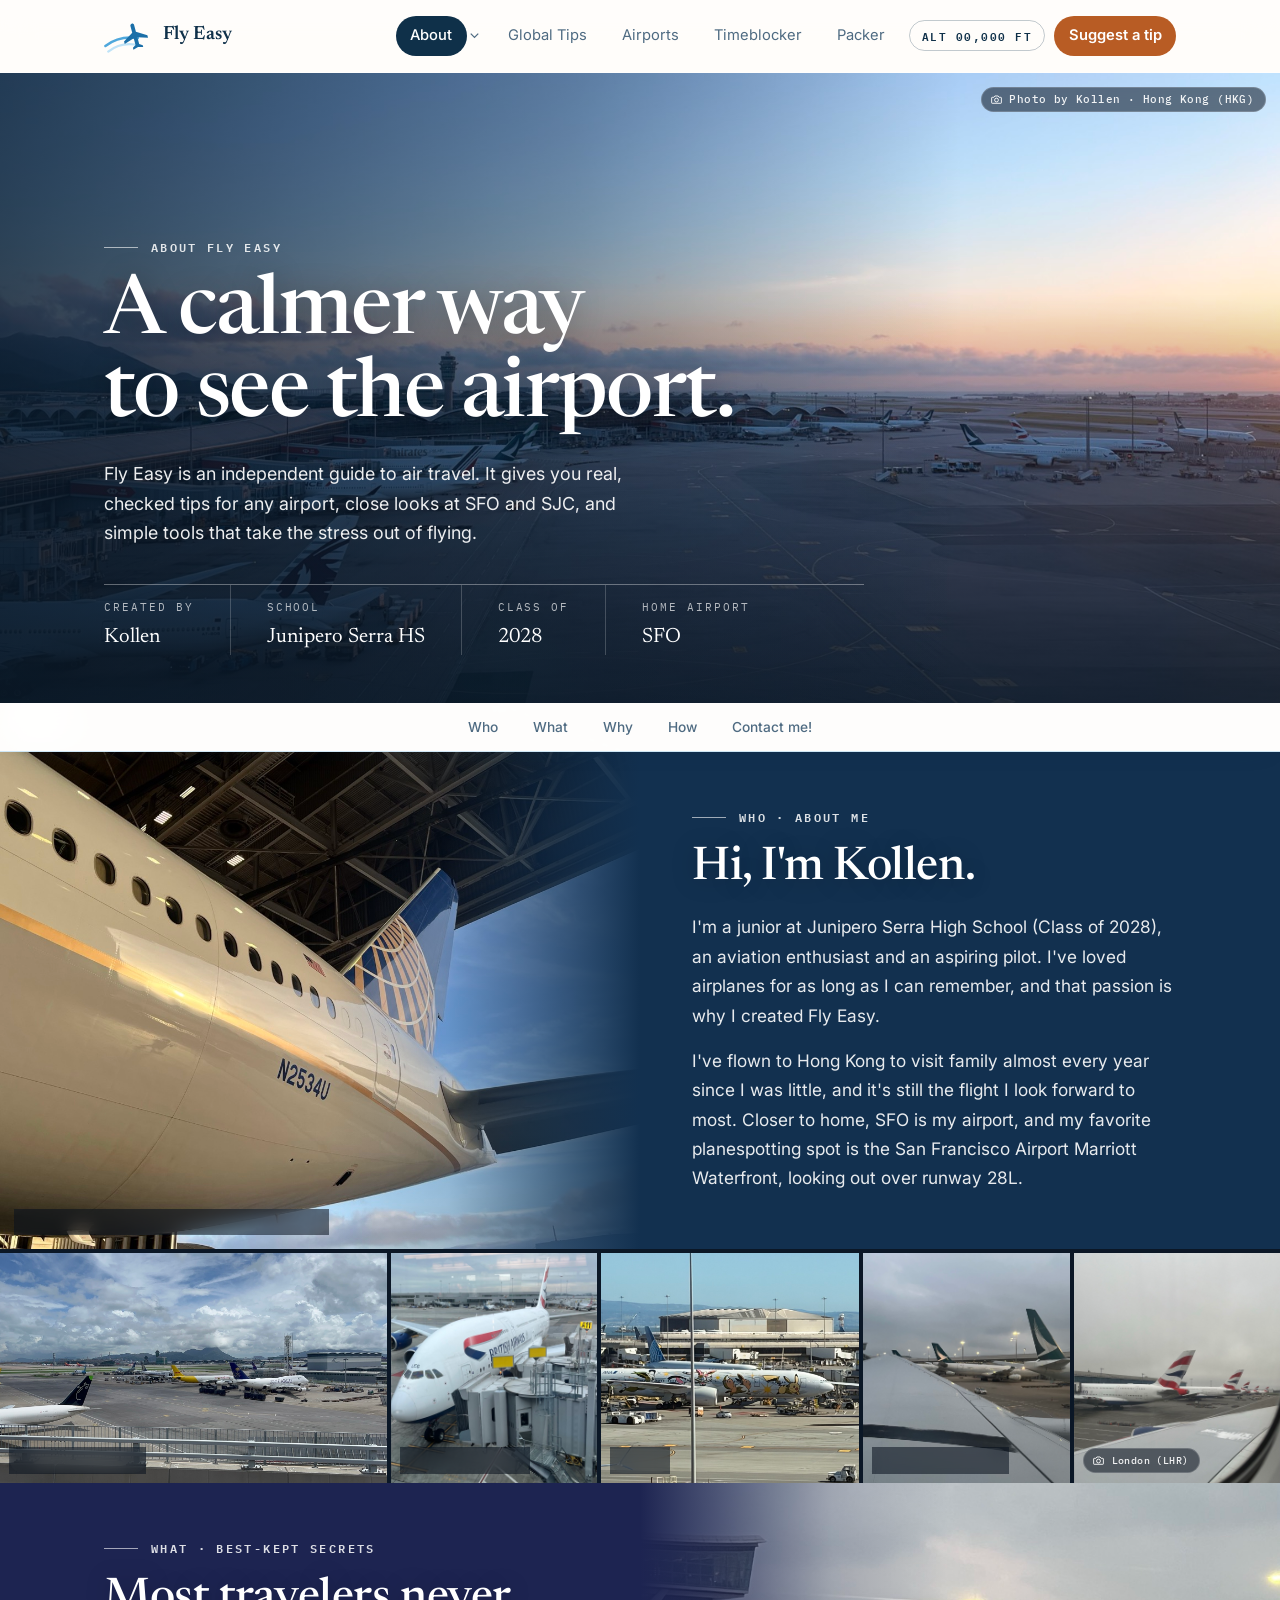
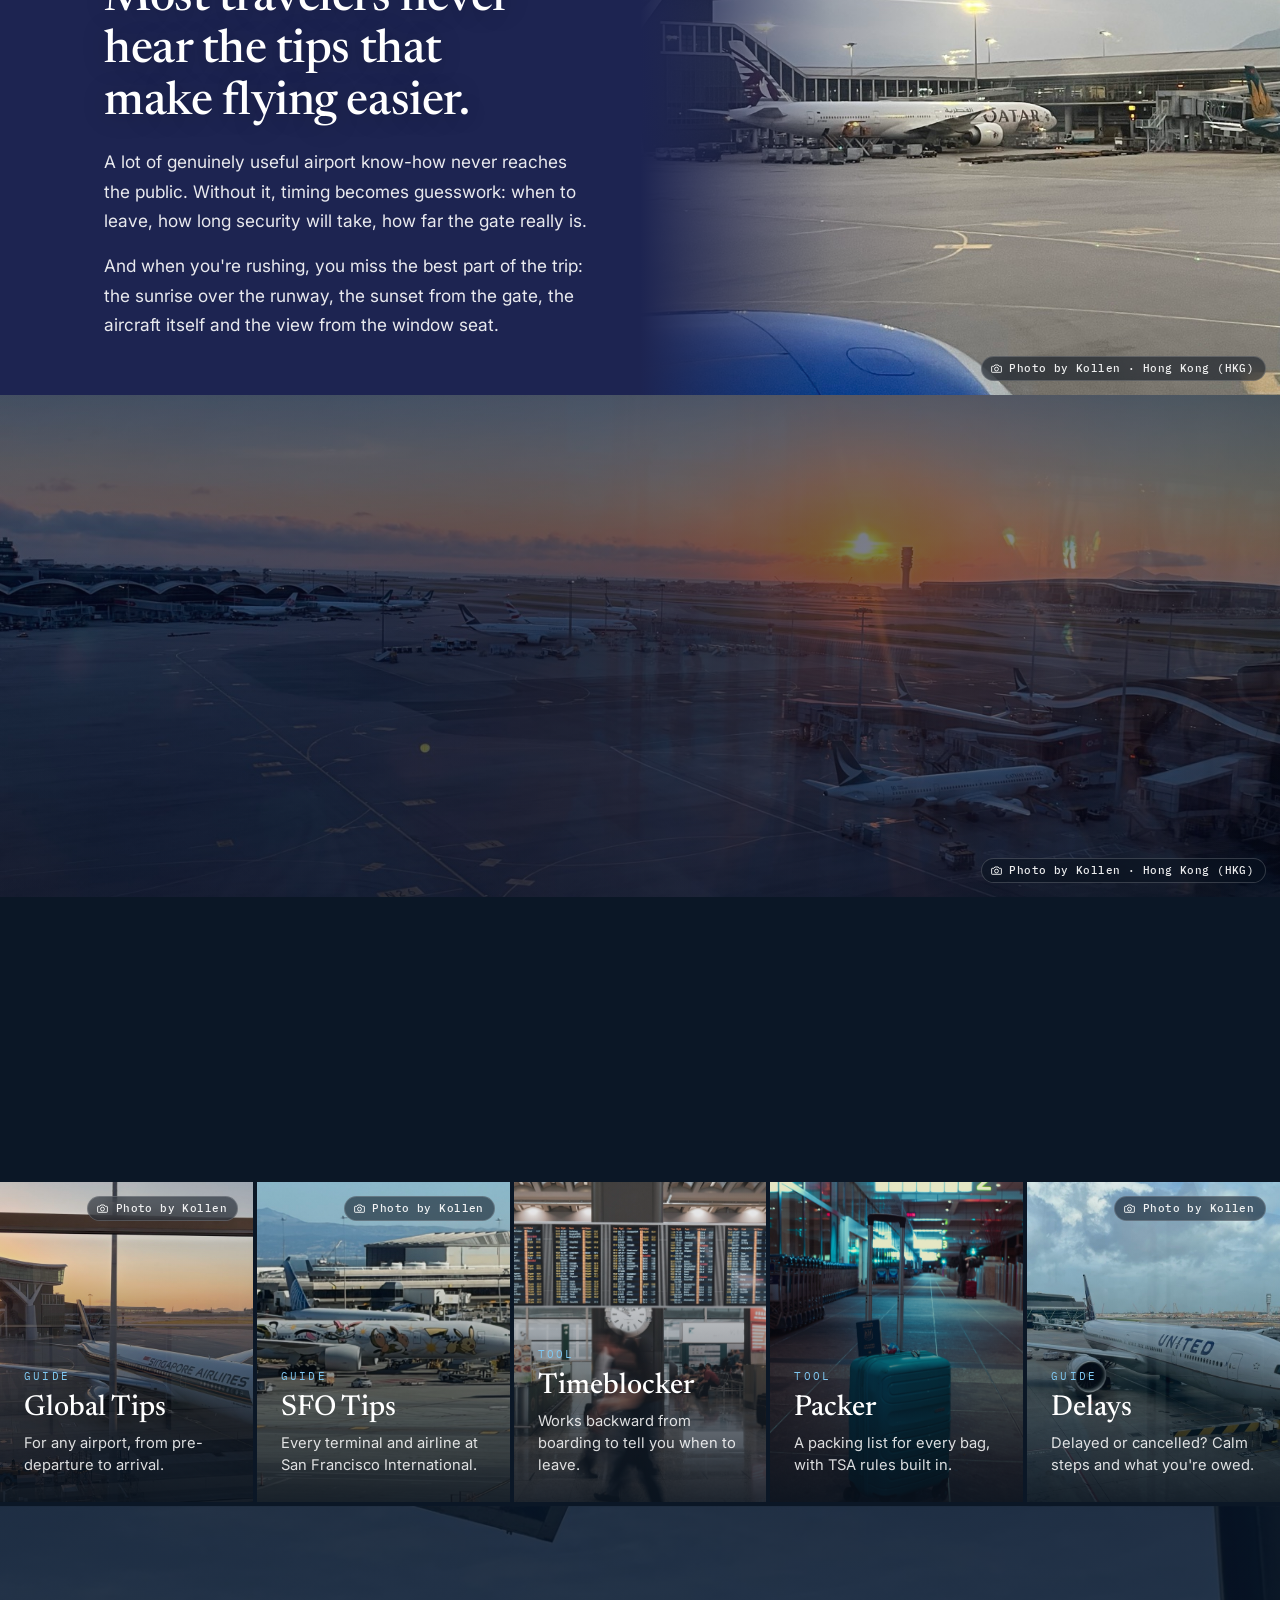
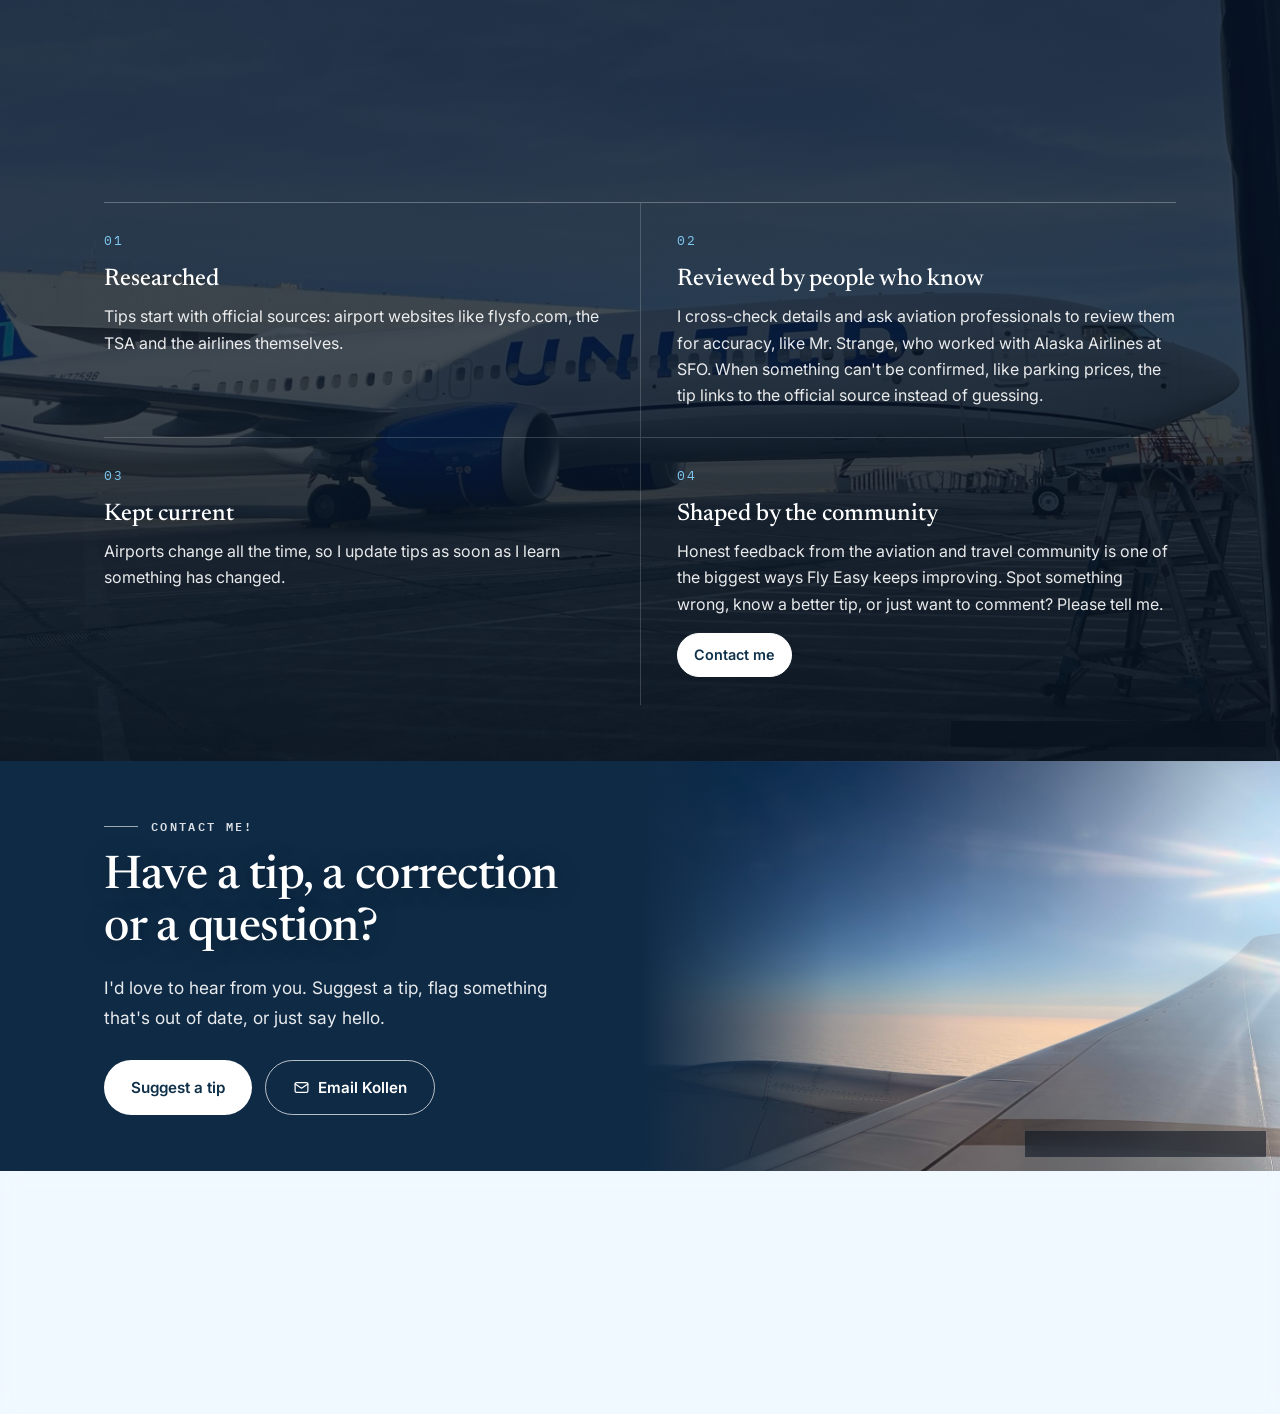
<file: index.html>
<!doctype html>
<html lang="en">
<head>
<meta charset="UTF-8">
<meta name="viewport" content="width=device-width, initial-scale=1.0, viewport-fit=cover">
<title>About Fly Easy — Who Created Fly Easy</title>
<meta name="description" content="About Fly Easy: an independent guide to air travel created by Kollen, a high school junior and aspiring pilot, with real, verified airport tips and tools.">
<link rel="icon" href="data:image/svg+xml,<svg xmlns=%22http://www.w3.org/2000/svg%22 viewBox=%22195 118 212 224%22><path d=%22M21,16V14L13,9V3.5C13,2.67,12.33,2,11.5,2C10.67,2,10,2.67,10,3.5V9L2,14V16L10,13.5V19L7.5,20.5V22L11.5,21L15.5,22V20.5L13,19V13.5L21,16Z%22 fill=%22%231B6FA8%22 transform=%22translate(300,230) rotate(-15) scale(9) translate(-11.5,-12)%22/></svg>">
<link rel="manifest" href="manifest.webmanifest">
<link rel="apple-touch-icon" href="images/app/apple-touch-icon.png">
<meta name="theme-color" content="#F0F9FF">
<meta name="mobile-web-app-capable" content="yes">
<meta name="apple-mobile-web-app-capable" content="yes">
<meta name="apple-mobile-web-app-title" content="Fly Easy">
<meta name="apple-mobile-web-app-status-bar-style" content="black-translucent">
<link rel="preconnect" href="https://fonts.googleapis.com">
<link rel="preconnect" href="https://fonts.gstatic.com" crossorigin>
<link href="https://fonts.googleapis.com/css2?family=Newsreader:ital,wght@0,500;0,600;1,500&family=Inter:wght@400;500;600;700&family=IBM+Plex+Mono:wght@500;600&display=swap" rel="stylesheet">
<link rel="stylesheet" href="styles.css?v=118">
<link rel="stylesheet" href="motion.css?v=2">
<script src="motion.js?v=6"></script>
</head>
<body class="page-about">

<a class="skip-link" href="#main">Skip to content</a>

<div class="page-transition" id="page-transition" aria-hidden="true">
  <div class="page-transition__veil"></div>
  <span class="page-transition__puff page-transition__puff--l"></span>
  <span class="page-transition__puff page-transition__puff--r"></span>
  <span class="page-transition__plane">
    <svg viewBox="0 0 24 24"><path d="M2 13l8-2 5-8 2 1-3 7 6-1 2 2-7 3-2 6-2-1 1-5-6 2z" fill="currentColor" stroke="none"/></svg>
  </span>
</div>

<header class="site-nav">
  <div class="site-nav__inner">
    <a class="site-nav__brand" href="index.html">
      <span class="site-nav__mark"><img src="images/flyeasy-mark.svg" alt="" width="48" height="34"></span>
      <span class="site-nav__word">Fly Easy</span>
    </a>
    <div class="site-nav__right">
      <nav class="site-nav__links" id="siteNavLinks" aria-label="Main navigation">
      <div class="site-nav__item site-nav__item--has-menu">
        <a href="index.html" aria-current="page">About</a>
        <button class="site-nav__caret" type="button" aria-expanded="false" aria-controls="aboutMenu" aria-label="Show About sections">
          <svg viewBox="0 0 24 24" fill="none" stroke="currentColor" stroke-width="2" aria-hidden="true"><path d="M6 9l6 6 6-6"/></svg>
        </button>
        <div class="site-nav__menu" id="aboutMenu" role="menu" aria-label="About sections">
          <a href="index.html#who" role="menuitem">Who I am</a>
          <a href="index.html#what" role="menuitem">What travelers miss</a>
          <a href="index.html#why" role="menuitem">Why Fly Easy</a>
          <a href="index.html#how" role="menuitem">How it works</a>
          <a href="index.html#contact" role="menuitem">Contact me!</a>
        </div>
      </div>
      <a href="global.html">Global Tips</a>
      <a href="airports.html">Airports</a>
      <a href="timeblocker.html">Timeblocker</a>
      <a href="packer.html">Packer</a>
      </nav>
      <a class="site-nav__cta" href="https://forms.gle/eSWeZWQoHny6DYSU7" target="_blank" rel="noopener">Suggest a tip</a>
      <button class="site-nav__toggle" id="siteNavToggle" type="button" aria-expanded="false" aria-controls="siteNavLinks" aria-label="Open menu">
        <svg viewBox="0 0 24 24" fill="none" stroke="currentColor" stroke-width="2" aria-hidden="true"><path d="M4 7h16M4 12h16M4 17h16"/></svg>
      </button>
    </div>
  </div>
</header>

<nav class="mobile-tabbar" aria-label="Primary">
  <a class="mobile-tabbar__item" href="index.html" aria-current="page"><span class="mobile-tabbar__mark" aria-hidden="true"></span>
    <span class="icon mobile-tabbar__icon"><svg viewBox="0 0 24 24"><circle cx="12" cy="8" r="4"/><path d="M4 21c0-4.4 3.6-7 8-7s8 2.6 8 7"/></svg></span>
    <span class="mobile-tabbar__label">About</span>
  </a>
  <a class="mobile-tabbar__item" href="global.html">
    <span class="icon mobile-tabbar__icon"><svg viewBox="0 0 24 24"><circle cx="12" cy="12" r="9"/><path d="M3 12h18M12 3c2.5 2.5 4 6 4 9s-1.5 6.5-4 9c-2.5-2.5-4-6-4-9s1.5-6.5 4-9z"/></svg></span>
    <span class="mobile-tabbar__label">Global</span>
  </a>
  <a class="mobile-tabbar__item" href="airports.html">
    <span class="icon mobile-tabbar__icon"><svg viewBox="0 0 24 24"><path d="M12 21s-7-6.2-7-11.5a7 7 0 0114 0C19 14.8 12 21 12 21z"/><circle cx="12" cy="9.5" r="2.5"/></svg></span>
    <span class="mobile-tabbar__label">Airports</span>
  </a>
  <a class="mobile-tabbar__item" href="timeblocker.html">
    <span class="icon mobile-tabbar__icon"><svg viewBox="0 0 24 24"><circle cx="12" cy="12" r="9"/><path d="M12 7v5l3.5 2"/></svg></span>
    <span class="mobile-tabbar__label">Timeblocker</span>
  </a>
  <a class="mobile-tabbar__item" href="packer.html">
    <span class="icon mobile-tabbar__icon"><svg viewBox="0 0 24 24"><rect x="4" y="5" width="16" height="16" rx="2.5"/><path d="M9 5V3h6v2M4 12h16"/></svg></span>
    <span class="mobile-tabbar__label">Packer</span>
  </a>
</nav>

<main id="main" class="about">

  <!-- 1. Opening: golden hour over the apron at Hong Kong (Kollen's photo) -->
  <section class="ab-hero" id="top" style="background-image: url('images/kollen/kollen-hkg-golden-hour-apron-3.jpg');">
    <div class="ab-hero__scrim" aria-hidden="true"></div>
    <div class="ab-hero__inner container">
      <p class="ab-kicker">About Fly Easy</p>
      <h1 class="ab-hero__title">A calmer way<br>to see the airport.</h1>
      <p class="ab-hero__lede">Fly Easy is an independent guide to air travel. It gives you real, checked tips for any airport, close looks at SFO and SJC, and simple tools that take the stress out of flying.</p>
      <dl class="ab-manifest">
        <div><dt>Created by</dt><dd>Kollen</dd></div>
        <div><dt>School</dt><dd>Junipero Serra HS</dd></div>
        <div><dt>Class of</dt><dd>2028</dd></div>
        <div><dt>Home airport</dt><dd>SFO</dd></div>
      </dl>
    </div>
    <span class="photo-credit photo-credit--top"><svg viewBox="0 0 24 24" aria-hidden="true"><path d="M4 8h3l2-2.5h6L17 8h3a1 1 0 011 1v9a1 1 0 01-1 1H4a1 1 0 01-1-1V9a1 1 0 011-1z"/><circle cx="12" cy="13" r="3.5"/></svg>Photo by Kollen · Hong Kong (HKG)</span>
  </section>

  <!-- Pinned section bar: always one tap from any section -->
  <nav class="ab-sectionbar" aria-label="About sections">
    <div class="ab-sectionbar__track">
      <a href="#who">Who</a>
      <a href="#what">What</a>
      <a href="#why">Why</a>
      <a href="#how">How</a>
      <a href="#contact">Contact me!</a>
    </div>
  </nav>

  <!-- 1. Who: about Kollen, plus a strip of his photos -->
  <section class="ab-who" id="who">
    <div class="ab-split ab-split--reverse">
      <!-- Future portrait: swap this background for a photo of Kollen -->
      <div class="ab-split__photo" style="background-image: url('images/kollen/kollen-sfo-hangar-united-777-tail.jpg'); background-position: 40% center;" role="img" aria-label="The tail of a United 777 under a maintenance hangar roof">
        <span class="photo-credit"><svg viewBox="0 0 24 24" aria-hidden="true"><path d="M4 8h3l2-2.5h6L17 8h3a1 1 0 011 1v9a1 1 0 01-1 1H4a1 1 0 01-1-1V9a1 1 0 011-1z"/><circle cx="12" cy="13" r="3.5"/></svg>Photo by Kollen · SFO · United hangar</span>
      </div>
      <div class="ab-split__text">
        <div class="ab-split__inner about-reveal">
          <p class="ab-kicker">Who · About me</p>
          <h2 class="ab-title">Hi, I'm Kollen.</h2>
          <p class="ab-body">I'm a junior at Junipero Serra High School (Class of 2028), an aviation enthusiast and an aspiring pilot. I've loved airplanes for as long as I can remember, and that passion is why I created Fly Easy.</p>
          <p class="ab-body">I've flown to Hong Kong to visit family almost every year since I was little, and it's still the flight I look forward to most. Closer to home, SFO is my airport, and my favorite planespotting spot is the San Francisco Airport Marriott Waterfront, looking out over runway 28L.</p>
        </div>
      </div>
    </div>
    <div class="ab-strip" aria-label="Photos by Kollen">
      <figure class="ab-strip__tile ab-strip__tile--a" style="background-image: url('images/kollen/kollen-hkg-cargo-apron-747s-2.jpg'); background-position: center 62%;">
        <figcaption class="photo-credit photo-credit--tile"><svg viewBox="0 0 24 24" aria-hidden="true"><path d="M4 8h3l2-2.5h6L17 8h3a1 1 0 011 1v9a1 1 0 01-1 1H4a1 1 0 01-1-1V9a1 1 0 011-1z"/><circle cx="12" cy="13" r="3.5"/></svg>Hong Kong (HKG)</figcaption>
      </figure>
      <figure class="ab-strip__tile ab-strip__tile--b" style="background-image: url('images/kollen/kollen-sfo-british-airways-a380-gate-a11.jpg'); background-position: center 55%;">
        <figcaption class="photo-credit photo-credit--tile"><svg viewBox="0 0 24 24" aria-hidden="true"><path d="M4 8h3l2-2.5h6L17 8h3a1 1 0 011 1v9a1 1 0 01-1 1H4a1 1 0 01-1-1V9a1 1 0 011-1z"/><circle cx="12" cy="13" r="3.5"/></svg>SFO · Gate A11</figcaption>
      </figure>
      <figure class="ab-strip__tile ab-strip__tile--c" style="background-image: url('images/kollen/kollen-sfo-ana-pokemon-777-3.jpg');">
        <figcaption class="photo-credit photo-credit--tile"><svg viewBox="0 0 24 24" aria-hidden="true"><path d="M4 8h3l2-2.5h6L17 8h3a1 1 0 011 1v9a1 1 0 01-1 1H4a1 1 0 01-1-1V9a1 1 0 011-1z"/><circle cx="12" cy="13" r="3.5"/></svg>SFO</figcaption>
      </figure>
      <figure class="ab-strip__tile ab-strip__tile--d" style="background-image: url('images/kollen/kollen-hkg-cathay-tails-dusk-wing.jpg'); background-position: center 45%;">
        <figcaption class="photo-credit photo-credit--tile"><svg viewBox="0 0 24 24" aria-hidden="true"><path d="M4 8h3l2-2.5h6L17 8h3a1 1 0 011 1v9a1 1 0 01-1 1H4a1 1 0 01-1-1V9a1 1 0 011-1z"/><circle cx="12" cy="13" r="3.5"/></svg>Hong Kong (HKG)</figcaption>
      </figure>
      <figure class="ab-strip__tile ab-strip__tile--e" style="background-image: url('images/kollen/kollen-lhr-british-airways-a380-tails-window.jpg'); background-position: center 55%;">
        <figcaption class="photo-credit photo-credit--tile"><svg viewBox="0 0 24 24" aria-hidden="true"><path d="M4 8h3l2-2.5h6L17 8h3a1 1 0 011 1v9a1 1 0 01-1 1H4a1 1 0 01-1-1V9a1 1 0 011-1z"/><circle cx="12" cy="13" r="3.5"/></svg>London (LHR)</figcaption>
      </figure>
    </div>
  </section>

  <!-- 2. What: the problem -->
  <section class="ab-split" id="what">
    <div class="ab-split__text">
      <div class="ab-split__inner about-reveal">
        <p class="ab-kicker">What · Best-kept secrets</p>
        <h2 class="ab-title">Most travelers never hear the tips that make flying easier.</h2>
        <p class="ab-body">A lot of genuinely useful airport know-how never reaches the public. Without it, timing becomes guesswork: when to leave, how long security will take, how far the gate really is.</p>
        <p class="ab-body">And when you're rushing, you miss the best part of the trip: the sunrise over the runway, the sunset from the gate, the aircraft itself and the view from the window seat.</p>
      </div>
    </div>
    <div class="ab-split__photo" style="background-image: url('images/kollen/kollen-hkg-qatar-777-dusk-window.jpg'); background-position: center 58%;" role="img" aria-label="A Qatar Airways 777 at the gate at dusk, seen past a jet engine">
      <span class="photo-credit"><svg viewBox="0 0 24 24" aria-hidden="true"><path d="M4 8h3l2-2.5h6L17 8h3a1 1 0 011 1v9a1 1 0 01-1 1H4a1 1 0 01-1-1V9a1 1 0 011-1z"/><circle cx="12" cy="13" r="3.5"/></svg>Photo by Kollen · Hong Kong (HKG)</span>
    </div>
  </section>

  <!-- 3. Why: favorite quote over a Hong Kong sunset -->
  <section class="ab-statement" id="why" style="background-image: url('images/kollen/kollen-hkg-sunset-tower-4.jpg');">
    <div class="ab-statement__wash" aria-hidden="true"></div>
    <figure class="container ab-statement__inner about-reveal">
      <p class="ab-kicker">Why · My favorite quote</p>
      <blockquote class="ab-quote">&ldquo;When everything seems to be going against you, remember that the airplane takes off against the wind, not with it.&rdquo;</blockquote>
      <figcaption class="ab-quote__cite">Often credited to Henry Ford<span class="ab-quote__note">Its real author is unknown; the line grew out of an older saying about kites.</span></figcaption>
      <p class="ab-statement__note">I'm building Fly Easy to show the beauty of aviation that most people rush right past. Air travel should be a relaxing start to your vacation, not the most stressful part of it.</p>
    </figure>
    <span class="photo-credit"><svg viewBox="0 0 24 24" aria-hidden="true"><path d="M4 8h3l2-2.5h6L17 8h3a1 1 0 011 1v9a1 1 0 01-1 1H4a1 1 0 01-1-1V9a1 1 0 011-1z"/><circle cx="12" cy="13" r="3.5"/></svg>Photo by Kollen · Hong Kong (HKG)</span>
  </section>

  <!-- 4. How: the tools and tips, and how every tip is checked -->
  <section class="ab-how" id="how" aria-labelledby="ab-how-title">
    <div class="container ab-how__head about-reveal">
      <p class="ab-kicker">How · Tools &amp; tips</p>
      <h2 class="ab-title" id="ab-how-title">Three guides and two tools that do the planning for you.</h2>
    </div>
    <div class="ab-explore">
      <a class="ab-explore__panel" href="global.html" style="background-image: url('images/kollen/kollen-hkg-singapore-a350-sunset-window.jpg'); background-position: 70% center;">
        <span class="ab-explore__label">Guide</span>
        <strong>Global Tips</strong>
        <span class="ab-explore__desc">For any airport, from pre-departure to arrival.</span>
        <span class="photo-credit photo-credit--top"><svg viewBox="0 0 24 24" aria-hidden="true"><path d="M4 8h3l2-2.5h6L17 8h3a1 1 0 011 1v9a1 1 0 01-1 1H4a1 1 0 01-1-1V9a1 1 0 011-1z"/><circle cx="12" cy="13" r="3.5"/></svg>Photo by Kollen</span>
      </a>
      <a class="ab-explore__panel" href="sfo.html" style="background-image: url('images/kollen/kollen-sfo-ana-pokemon-777-2.jpg'); background-position: 62% center;">
        <span class="ab-explore__label">Guide</span>
        <strong>SFO Tips</strong>
        <span class="ab-explore__desc">Every terminal and airline at San Francisco International.</span>
        <span class="photo-credit photo-credit--top"><svg viewBox="0 0 24 24" aria-hidden="true"><path d="M4 8h3l2-2.5h6L17 8h3a1 1 0 011 1v9a1 1 0 01-1 1H4a1 1 0 01-1-1V9a1 1 0 011-1z"/><circle cx="12" cy="13" r="3.5"/></svg>Photo by Kollen</span>
      </a>
      <a class="ab-explore__panel" href="timeblocker.html" style="background-image: url('images/departure-board.jpg');">
        <span class="ab-explore__label">Tool</span>
        <strong>Timeblocker</strong>
        <span class="ab-explore__desc">Works backward from boarding to tell you when to leave.</span>
      </a>
      <a class="ab-explore__panel" href="packer.html" style="background-image: url('images/suitcase-teal-terminal.jpg');">
        <span class="ab-explore__label">Tool</span>
        <strong>Packer</strong>
        <span class="ab-explore__desc">A packing list for every bag, with TSA rules built in.</span>
      </a>
      <a class="ab-explore__panel" href="delays.html" style="background-image: url('images/kollen/kollen-hkg-united-777-at-gate-1.jpg');">
        <span class="ab-explore__label">Guide</span>
        <strong>Delays</strong>
        <span class="ab-explore__desc">Delayed or cancelled? Calm steps and what you're owed.</span>
        <span class="photo-credit photo-credit--top"><svg viewBox="0 0 24 24" aria-hidden="true"><path d="M4 8h3l2-2.5h6L17 8h3a1 1 0 011 1v9a1 1 0 01-1 1H4a1 1 0 01-1-1V9a1 1 0 011-1z"/><circle cx="12" cy="13" r="3.5"/></svg>Photo by Kollen</span>
      </a>
    </div>
    <div class="ab-panel" style="background-image: url('images/kollen/kollen-sfo-hangar-united-737max.jpg');">
      <div class="ab-panel__scrim ab-panel__scrim--full" aria-hidden="true"></div>
      <div class="container ab-panel__inner">
        <div class="about-reveal">
          <p class="ab-kicker">How the tips are made</p>
          <h3 class="ab-title ab-title--sm">Every tip is checked, to the best of my ability.</h3>
          <p class="ab-body ab-steps__intro">I work hard to keep every tip accurate, but airports are always changing: gates move, rules get updated and new spots open, so a tip can become outdated. Always confirm the specifics before you fly.</p>
        </div>
        <ol class="ab-steps ab-steps--four">
          <li class="about-reveal">
            <span class="ab-steps__num">01</span>
            <h3>Researched</h3>
            <p>Tips start with official sources: airport websites like flysfo.com, the TSA and the airlines themselves.</p>
          </li>
          <li class="about-reveal">
            <span class="ab-steps__num">02</span>
            <h3>Reviewed by people who know</h3>
            <p>I cross-check details and ask aviation professionals to review them for accuracy, like Mr. Strange, who worked with Alaska Airlines at SFO. When something can't be confirmed, like parking prices, the tip links to the official source instead of guessing.</p>
          </li>
          <li class="about-reveal">
            <span class="ab-steps__num">03</span>
            <h3>Kept current</h3>
            <p>Airports change all the time, so I update tips as soon as I learn something has changed.</p>
          </li>
          <li class="about-reveal">
            <span class="ab-steps__num">04</span>
            <h3>Shaped by the community</h3>
            <p>Honest feedback from the aviation and travel community is one of the biggest ways Fly Easy keeps improving. Spot something wrong, know a better tip, or just want to comment? Please tell me.</p>
            <p class="ab-steps__links">
              <a href="#contact">Contact me</a>
            </p>
          </li>
        </ol>
      </div>
      <span class="photo-credit"><svg viewBox="0 0 24 24" aria-hidden="true"><path d="M4 8h3l2-2.5h6L17 8h3a1 1 0 011 1v9a1 1 0 01-1 1H4a1 1 0 01-1-1V9a1 1 0 011-1z"/><circle cx="12" cy="13" r="3.5"/></svg>Photo by Kollen · SFO · United hangar</span>
    </div>
  </section>

  <!-- 5. Contact -->
  <section class="ab-split" id="contact">
    <div class="ab-split__text">
      <div class="ab-split__inner about-reveal">
        <p class="ab-kicker">Contact me!</p>
        <h2 class="ab-title">Have a tip, a correction or a question?</h2>
        <p class="ab-body">I'd love to hear from you. Suggest a tip, flag something that's out of date, or just say hello.</p>
        <div class="ab-actions">
          <a class="btn ab-btn ab-btn--solid" href="https://forms.gle/eSWeZWQoHny6DYSU7" target="_blank" rel="noopener">Suggest a tip</a>
          <a class="btn ab-btn ab-btn--outline" id="aboutEmailBtn" href="#contact">
            <span class="icon"><svg viewBox="0 0 24 24"><rect x="3" y="5" width="18" height="14" rx="2"/><path d="M3 7l9 6 9-6"/></svg></span>
            Email Kollen
          </a>
        </div>
      </div>
    </div>
    <div class="ab-split__photo" style="background-image: url('images/kollen/kollen-inflight-wing-sunrise-1.jpg'); background-position: 65% center;" role="img" aria-label="An airliner wing above the clouds at sunrise">
      <span class="photo-credit"><svg viewBox="0 0 24 24" aria-hidden="true"><path d="M4 8h3l2-2.5h6L17 8h3a1 1 0 011 1v9a1 1 0 01-1 1H4a1 1 0 01-1-1V9a1 1 0 011-1z"/><circle cx="12" cy="13" r="3.5"/></svg>Photo by Kollen · In flight</span>
    </div>
  </section>

</main>

<footer class="site-footer">
  <div class="container site-footer__inner">
    <p class="site-footer__brand"><img src="images/flyeasy-mark.svg" alt="" width="37" height="26">Fly Easy</p>
    <nav class="site-footer__links" aria-label="Footer navigation">
      <a href="index.html">About</a>
      <a href="global.html">Global Tips</a>
      <a href="airports.html">Airports</a>
      <a href="timeblocker.html">Timeblocker</a>
      <a href="packer.html">Packer</a>
      <a href="delays.html">Delays</a>
      <a href="https://forms.gle/eSWeZWQoHny6DYSU7" target="_blank" rel="noopener">Suggest a tip</a>
    </nav>
    <p class="site-footer__note">An independent guide, not affiliated with any airport or airline. Details can change — always confirm specifics before you fly.</p>
    <p class="site-footer__credit">Photography by Kollen, with a few from Unsplash &amp; Pexels.</p>
  </div>
</footer>

<div class="survey-toast" id="surveyToast" hidden>
  <button class="survey-toast__close" type="button" aria-label="Dismiss">
    <svg viewBox="0 0 24 24" fill="none" stroke="currentColor" stroke-width="2" aria-hidden="true"><path d="M6 6l12 12M18 6L6 18"/></svg>
  </button>
  <p class="survey-toast__title">Got a sec?</p>
  <p class="survey-toast__text">Help shape Fly Easy — a quick survey on what's working and what's missing.</p>
  <a class="survey-toast__cta" id="surveyToastCta" href="https://forms.gle/eSWeZWQoHny6DYSU7" target="_blank" rel="noopener">Take the survey</a>
</div>

<script src="script.js?v=122"></script>
</body>
</html>
</file>
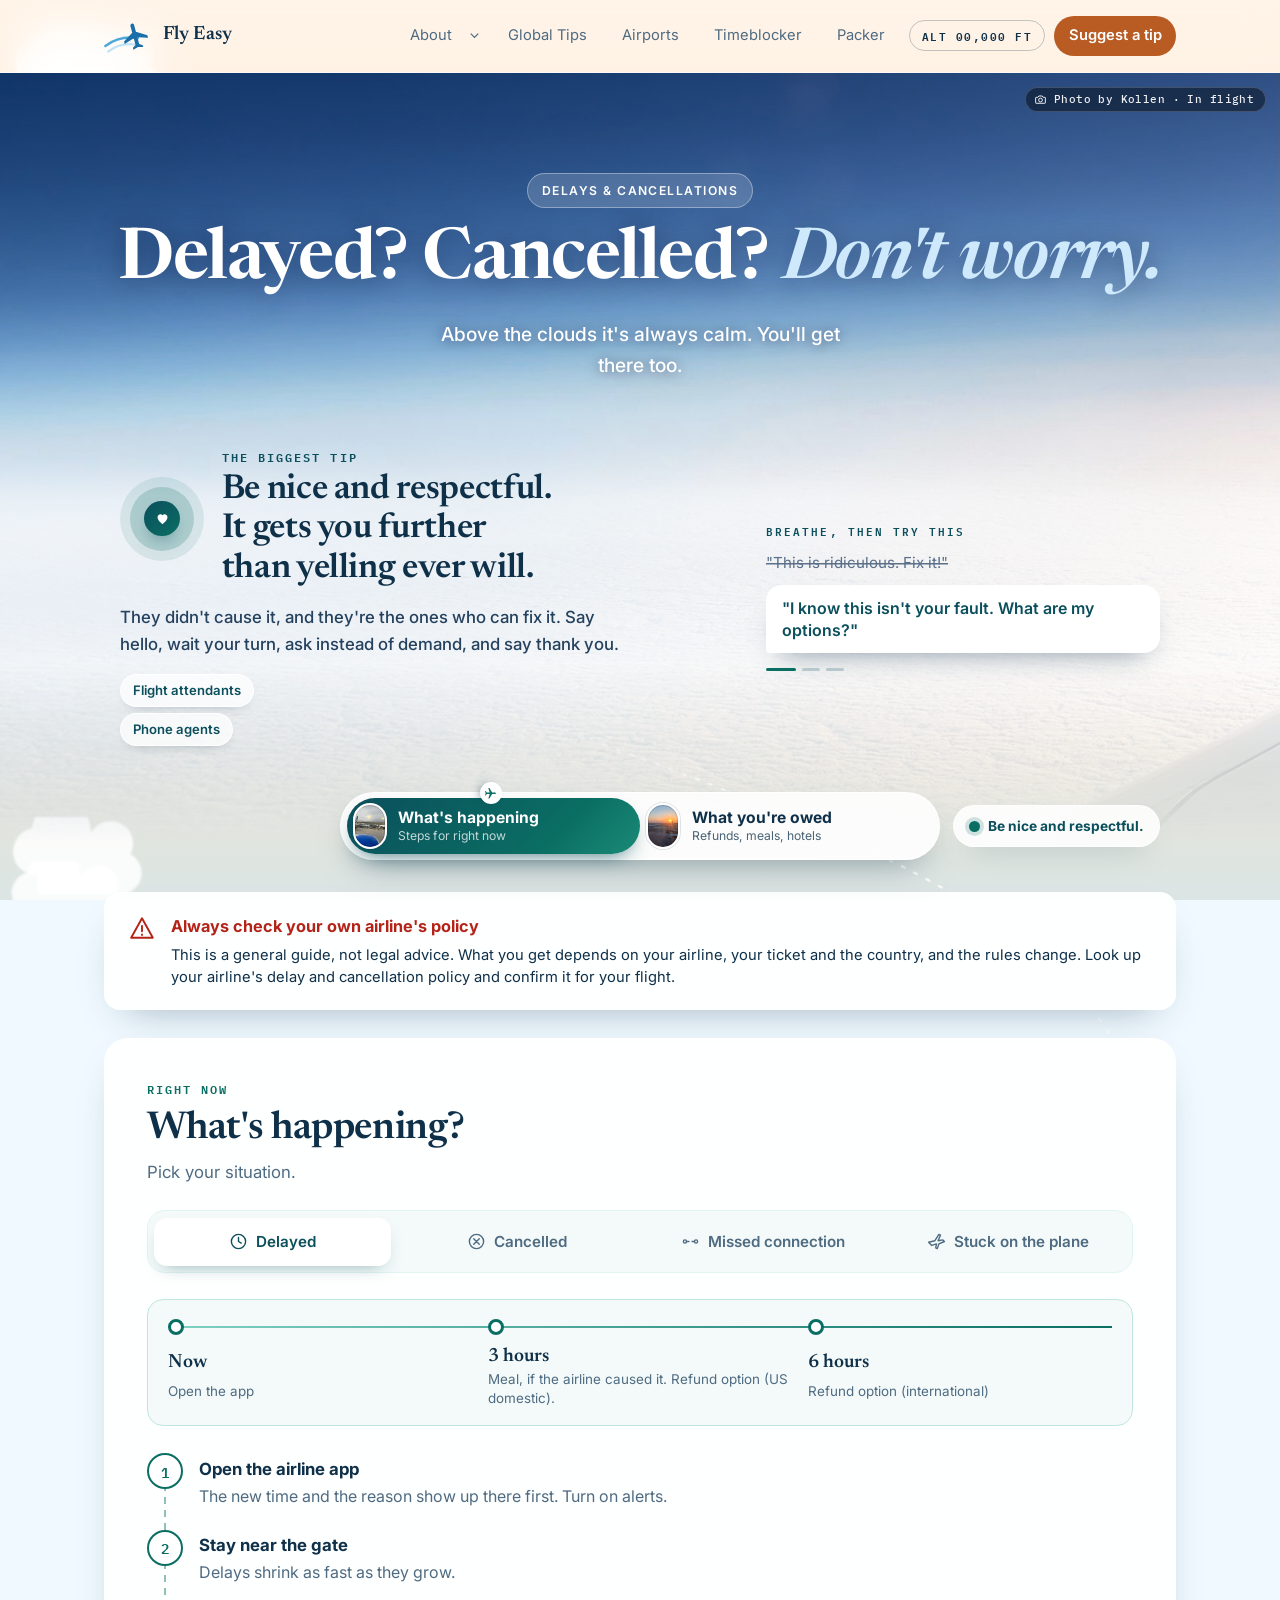
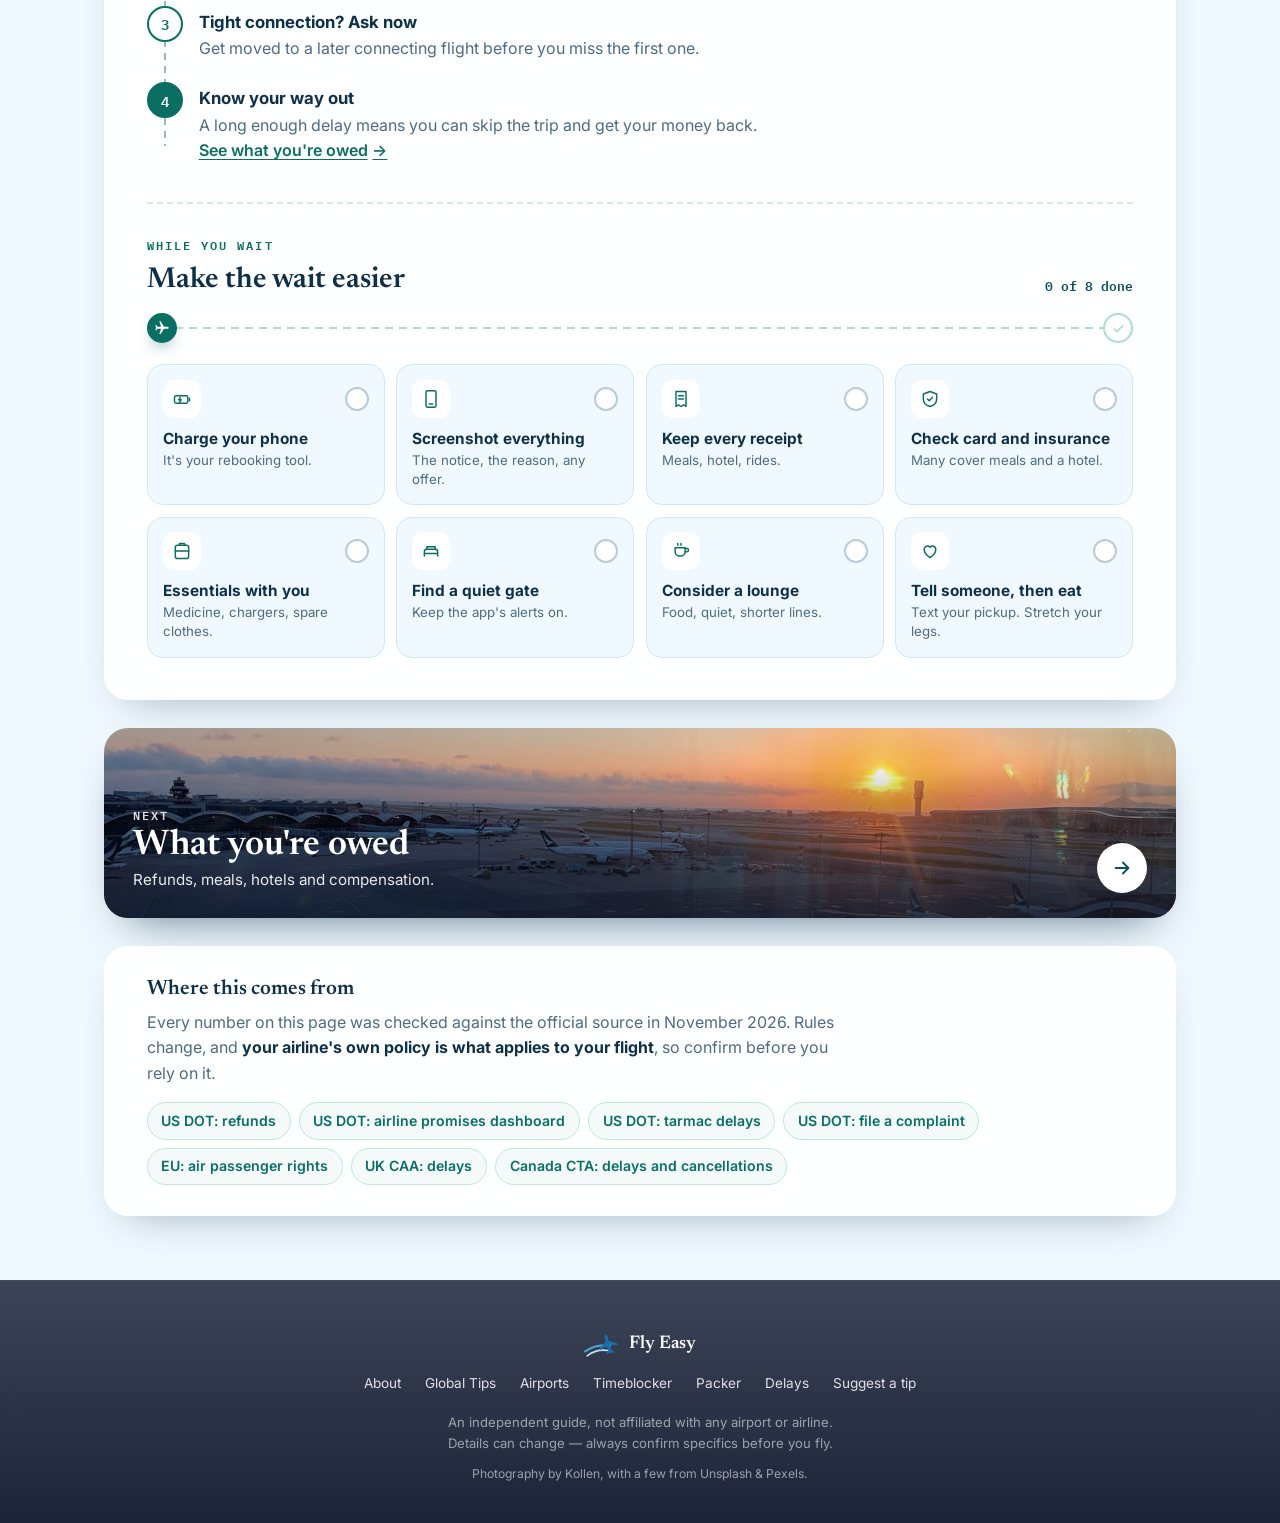
<file: delays.html>
<!doctype html>
<html lang="en">
<head>
<meta charset="UTF-8">
<meta name="viewport" content="width=device-width, initial-scale=1.0, viewport-fit=cover">
<title>Delays — Fly Easy</title>
<meta name="description" content="Delayed or cancelled flight? A calm guide to what to do right now, what you're owed, and why being kind gets you further.">
<link rel="icon" href="data:image/svg+xml,<svg xmlns=%22http://www.w3.org/2000/svg%22 viewBox=%22195 118 212 224%22><path d=%22M21,16V14L13,9V3.5C13,2.67,12.33,2,11.5,2C10.67,2,10,2.67,10,3.5V9L2,14V16L10,13.5V19L7.5,20.5V22L11.5,21L15.5,22V20.5L13,19V13.5L21,16Z%22 fill=%22%231B6FA8%22 transform=%22translate(300,230) rotate(-15) scale(9) translate(-11.5,-12)%22/></svg>">
<link rel="manifest" href="manifest.webmanifest">
<link rel="apple-touch-icon" href="images/app/apple-touch-icon.png">
<meta name="theme-color" content="#F0F9FF">
<meta name="mobile-web-app-capable" content="yes">
<meta name="apple-mobile-web-app-capable" content="yes">
<meta name="apple-mobile-web-app-title" content="Fly Easy">
<meta name="apple-mobile-web-app-status-bar-style" content="black-translucent">
<link rel="preconnect" href="https://fonts.googleapis.com">
<link rel="preconnect" href="https://fonts.gstatic.com" crossorigin>
<link href="https://fonts.googleapis.com/css2?family=Newsreader:ital,wght@0,500;0,600;1,500;1,600&family=Inter:wght@400;500;600;700&family=IBM+Plex+Mono:wght@500;600&display=swap" rel="stylesheet">
<link rel="stylesheet" href="styles.css?v=118">
<link rel="stylesheet" href="delays.css?v=3">
<link rel="stylesheet" href="motion.css?v=2">
<script src="motion.js?v=6"></script>
</head>
<body>

<a class="skip-link" href="#main">Skip to content</a>

<div class="page-transition" id="page-transition" aria-hidden="true">
  <div class="page-transition__veil"></div>
  <span class="page-transition__puff page-transition__puff--l"></span>
  <span class="page-transition__puff page-transition__puff--r"></span>
  <span class="page-transition__plane">
    <svg viewBox="0 0 24 24"><path d="M2 13l8-2 5-8 2 1-3 7 6-1 2 2-7 3-2 6-2-1 1-5-6 2z" fill="currentColor" stroke="none"/></svg>
  </span>
</div>

<header class="site-nav">
  <div class="site-nav__inner">
    <a class="site-nav__brand" href="index.html">
      <span class="site-nav__mark"><img src="images/flyeasy-mark.svg" alt="" width="48" height="34"></span>
      <span class="site-nav__word">Fly Easy</span>
    </a>
    <div class="site-nav__right">
      <nav class="site-nav__links" id="siteNavLinks" aria-label="Main navigation">
      <div class="site-nav__item site-nav__item--has-menu">
        <a href="index.html">About</a>
        <button class="site-nav__caret" type="button" aria-expanded="false" aria-controls="aboutMenu" aria-label="Show About sections">
          <svg viewBox="0 0 24 24" fill="none" stroke="currentColor" stroke-width="2" aria-hidden="true"><path d="M6 9l6 6 6-6"/></svg>
        </button>
        <div class="site-nav__menu" id="aboutMenu" role="menu" aria-label="About sections">
          <a href="index.html#who" role="menuitem">Who I am</a>
          <a href="index.html#what" role="menuitem">What travelers miss</a>
          <a href="index.html#why" role="menuitem">Why Fly Easy</a>
          <a href="index.html#how" role="menuitem">How it works</a>
          <a href="index.html#contact" role="menuitem">Contact me!</a>
        </div>
      </div>
      <a href="global.html">Global Tips</a>
      <a href="airports.html">Airports</a>
      <a href="timeblocker.html">Timeblocker</a>
      <a href="packer.html">Packer</a>
      </nav>
      <a class="site-nav__cta" href="https://forms.gle/eSWeZWQoHny6DYSU7" target="_blank" rel="noopener">Suggest a tip</a>
      <button class="site-nav__toggle" id="siteNavToggle" type="button" aria-expanded="false" aria-controls="siteNavLinks" aria-label="Open menu">
        <svg viewBox="0 0 24 24" fill="none" stroke="currentColor" stroke-width="2" aria-hidden="true"><path d="M4 7h16M4 12h16M4 17h16"/></svg>
      </button>
    </div>
  </div>
</header>

<nav class="mobile-tabbar" aria-label="Primary">
  <a class="mobile-tabbar__item" href="index.html">
    <span class="icon mobile-tabbar__icon"><svg viewBox="0 0 24 24"><circle cx="12" cy="8" r="4"/><path d="M4 21c0-4.4 3.6-7 8-7s8 2.6 8 7"/></svg></span>
    <span class="mobile-tabbar__label">About</span>
  </a>
  <a class="mobile-tabbar__item" href="global.html">
    <span class="icon mobile-tabbar__icon"><svg viewBox="0 0 24 24"><circle cx="12" cy="12" r="9"/><path d="M3 12h18M12 3c2.5 2.5 4 6 4 9s-1.5 6.5-4 9c-2.5-2.5-4-6-4-9s1.5-6.5 4-9z"/></svg></span>
    <span class="mobile-tabbar__label">Global</span>
  </a>
  <a class="mobile-tabbar__item" href="airports.html">
    <span class="icon mobile-tabbar__icon"><svg viewBox="0 0 24 24"><path d="M12 21s-7-6.2-7-11.5a7 7 0 0114 0C19 14.8 12 21 12 21z"/><circle cx="12" cy="9.5" r="2.5"/></svg></span>
    <span class="mobile-tabbar__label">Airports</span>
  </a>
  <a class="mobile-tabbar__item" href="timeblocker.html">
    <span class="icon mobile-tabbar__icon"><svg viewBox="0 0 24 24"><circle cx="12" cy="12" r="9"/><path d="M12 7v5l3.5 2"/></svg></span>
    <span class="mobile-tabbar__label">Timeblocker</span>
  </a>
  <a class="mobile-tabbar__item" href="packer.html">
    <span class="icon mobile-tabbar__icon"><svg viewBox="0 0 24 24"><rect x="4" y="5" width="16" height="16" rx="2.5"/><path d="M9 5V3h6v2M4 12h16"/></svg></span>
    <span class="mobile-tabbar__label">Packer</span>
  </a>
</nav>

<main id="main" class="dl">

  <!-- Above the clouds: the title sits in the sky, the biggest tip sits on the cloud tops -->
  <section class="dl-sky" id="kind" aria-labelledby="dl-h1">
    <div class="dl-sky__photo" aria-hidden="true"></div>
    <div class="dl-sky__drift" aria-hidden="true"></div>
    <div class="dl-sky__veil" aria-hidden="true"></div>
    <span class="photo-credit photo-credit--top"><svg viewBox="0 0 24 24" aria-hidden="true"><path d="M4 8h3l2-2.5h6L17 8h3a1 1 0 011 1v9a1 1 0 01-1 1H4a1 1 0 01-1-1V9a1 1 0 011-1z"/><circle cx="12" cy="13" r="3.5"/></svg>Photo by Kollen · In flight</span>

    <div class="dl-sky__top">
      <p class="eyebrow eyebrow--onphoto">Delays &amp; cancellations</p>
      <h1 class="dl-sky__title" id="dl-h1">Delayed? Cancelled? <em class="nowrap">Don't worry.</em></h1>
      <p class="dl-sky__sub">Above the clouds it's always calm. You'll get there too.</p>
    </div>

    <div class="dl-tip" id="dlTip">
      <div class="dl-tip__inner">
        <div class="dl-tip__main">
          <div class="dl-tip__head">
            <span class="dl-orb" aria-hidden="true">
              <span class="dl-orb__ring dl-orb__ring--outer"></span>
              <span class="dl-orb__ring"></span>
              <span class="dl-orb__core"><svg viewBox="0 0 24 24"><path d="M12 20s-7-4.5-7-10a4 4 0 017-2.6A4 4 0 0119 10c0 5.5-7 10-7 10z"/></svg></span>
            </span>
            <div>
              <p class="dl-kicker">The biggest tip</p>
              <h2 class="dl-tip__title">Be nice and respectful. It gets you further than yelling ever will.</h2>
            </div>
          </div>
          <p class="dl-tip__text">They didn't cause it, and they're the ones who can fix it. Say hello, wait your turn, ask instead of demand, and say thank you.</p>
          <ul class="dl-who" aria-label="Who to be nice and respectful to">
            <li style="--i:0">Flight attendants</li><li style="--i:1">Pilots</li><li style="--i:2">Gate agents</li><li style="--i:3">Desk staff</li><li style="--i:4">Airport staff</li><li style="--i:5">Phone agents</li>
          </ul>
        </div>

        <div class="dl-say">
          <p class="dl-say__head">Breathe, then try this</p>
          <div class="dl-say__stage">
            <div class="dl-say__pair is-on">
              <p class="dl-say__no"><span>"This is ridiculous. Fix it!"</span></p>
              <p class="dl-say__yes">"I know this isn't your fault. What are my options?"</p>
            </div>
            <div class="dl-say__pair">
              <p class="dl-say__no"><span>"Get me on the next flight. Now."</span></p>
              <p class="dl-say__yes">"I found flight 456 at 6:10. Could you check for a seat?"</p>
            </div>
            <div class="dl-say__pair">
              <p class="dl-say__no"><span>"I demand a hotel!"</span></p>
              <p class="dl-say__yes">"Since this is overnight, is a hotel something you can help with?"</p>
            </div>
          </div>
          <div class="dl-say__pips" aria-hidden="true"><i class="is-on"></i><i></i><i></i></div>
        </div>
      </div>
    </div>
  </section>

  <!-- Stays pinned under the nav: the two-page switch, and the tip once it has scrolled away -->
  <div class="dl-dock" id="dlDock">
    <div class="dl-dock__inner">
      <div class="dl-switch" role="tablist" aria-label="Guide" data-dl-tabs="view" data-at="0">
        <span class="dl-switch__thumb" aria-hidden="true"></span>
        <span class="dl-switch__plane" aria-hidden="true"><svg viewBox="0 0 24 24"><path d="M21,16V14L13,9V3.5C13,2.67,12.33,2,11.5,2C10.67,2,10,2.67,10,3.5V9L2,14V16L10,13.5V19L7.5,20.5V22L11.5,21L15.5,22V20.5L13,19V13.5L21,16Z"/></svg></span>
        <button class="dl-switch__btn" role="tab" type="button" id="dl-view-tab-now" aria-selected="true" aria-controls="now">
          <span class="dl-switch__win" style="background-image: url('images/kollen/kollen-hkg-cathay-gates-window.jpg');" aria-hidden="true"></span>
          <span class="dl-switch__txt"><b>What's happening</b><small>Steps for right now</small></span>
        </button>
        <button class="dl-switch__btn" role="tab" type="button" id="dl-view-tab-owed" aria-selected="false" aria-controls="owed" tabindex="-1">
          <span class="dl-switch__win" style="background-image: url('images/kollen/kollen-hkg-sunset-tower-3.jpg'); background-position: 72% center;" aria-hidden="true"></span>
          <span class="dl-switch__txt"><b>What you're owed</b><small>Refunds, meals, hotels</small></span>
        </button>
      </div>
      <a class="dl-nice" id="dlNice" href="#kind"><span class="dl-nice__dot" aria-hidden="true"></span>Be nice and respectful.</a>
    </div>
  </div>

  <div class="container dl-wrap">

    <div class="airline-warning" role="note">
      <span class="icon airline-warning__icon"><svg viewBox="0 0 24 24"><path d="M12 3l10 18H2z"/><path d="M12 10v5M12 18v.5"/></svg></span>
      <div>
        <p class="airline-warning__title">Always check your own airline's policy</p>
        <p class="airline-warning__text">This is a general guide, not legal advice. What you get depends on your airline, your ticket and the country, and the rules change. Look up your airline's delay and cancellation policy and confirm it for your flight.</p>
      </div>
    </div>

    <div class="dl-views" data-dl-panels="view">

      <!-- ===== Mini page 1: What's happening ===== -->
      <section class="dl-view" id="now" role="tabpanel" aria-labelledby="dl-view-tab-now">
        <div class="dl-card">
          <p class="dl-kicker">Right now</p>
          <h2 class="dl-title">What's happening?</h2>
          <p class="dl-lede">Pick your situation.</p>

          <div class="dl-tabs" role="tablist" aria-label="Your situation" data-dl-tabs="now">
            <button class="dl-tab" role="tab" type="button" id="dl-tab-delay" aria-selected="true" aria-controls="dl-panel-delay"><span class="icon"><svg viewBox="0 0 24 24"><circle cx="12" cy="12" r="9"/><path d="M12 7v5l3.5 2"/></svg></span>Delayed</button>
            <button class="dl-tab" role="tab" type="button" id="dl-tab-cancel" aria-selected="false" aria-controls="dl-panel-cancel" tabindex="-1"><span class="icon"><svg viewBox="0 0 24 24"><circle cx="12" cy="12" r="9"/><path d="M8.5 8.5l7 7M15.5 8.5l-7 7"/></svg></span>Cancelled</button>
            <button class="dl-tab" role="tab" type="button" id="dl-tab-miss" aria-selected="false" aria-controls="dl-panel-miss" tabindex="-1"><span class="icon"><svg viewBox="0 0 24 24"><circle cx="5" cy="12" r="2"/><circle cx="19" cy="12" r="2"/><path d="M7 12h3M14 12h3"/></svg></span>Missed connection</button>
            <button class="dl-tab" role="tab" type="button" id="dl-tab-tarmac" aria-selected="false" aria-controls="dl-panel-tarmac" tabindex="-1"><span class="icon"><svg viewBox="0 0 24 24"><path d="M2 13l8-2 5-8 2 1-3 7 6-1 2 2-7 3-2 6-2-1 1-5-6 2z"/></svg></span>Stuck on the plane</button>
          </div>

          <div class="dl-panels" data-dl-panels="now">

            <div class="dl-panel" role="tabpanel" id="dl-panel-delay" aria-labelledby="dl-tab-delay" data-dl-draw>
              <div class="dl-strip" role="img" aria-label="Timeline of a US delay: open the app now. At 3 hours, a meal if the airline caused it, and a refund option on domestic flights. At 6 hours, a refund option on international flights.">
                <span class="dl-strip__line" aria-hidden="true"></span>
                <div class="dl-strip__stop dl-pop" style="--i:1"><i></i><b>Now</b><small>Open the app</small></div>
                <div class="dl-strip__stop dl-pop" style="--i:3"><i></i><b>3 hours</b><small>Meal, if the airline caused it. Refund option (US domestic).</small></div>
                <div class="dl-strip__stop dl-pop" style="--i:5"><i></i><b>6 hours</b><small>Refund option (international)</small></div>
              </div>
              <ol class="dl-path">
                <li><span class="dl-path__dot">1</span><div><h3>Open the airline app</h3><p>The new time and the reason show up there first. Turn on alerts.</p></div></li>
                <li><span class="dl-path__dot">2</span><div><h3>Stay near the gate</h3><p>Delays shrink as fast as they grow.</p></div></li>
                <li><span class="dl-path__dot">3</span><div><h3>Tight connection? Ask now</h3><p>Get moved to a later connecting flight before you miss the first one.</p></div></li>
                <li><span class="dl-path__dot">4</span><div><h3>Know your way out</h3><p>A long enough delay means you can skip the trip and get your money back. <button class="dl-jump" type="button" data-dl-goto="1">See what you're owed</button></p></div></li>
              </ol>
            </div>

            <div class="dl-panel" role="tabpanel" id="dl-panel-cancel" aria-labelledby="dl-tab-cancel" data-dl-draw hidden>
              <div class="dl-trio" role="img" aria-label="Rebook three ways at once: the app, the phone and the desk. Take whichever answers first.">
                <div class="dl-trio__row" aria-hidden="true">
                  <span class="dl-trio__item dl-pop" style="--i:1"><span class="icon"><svg viewBox="0 0 24 24"><rect x="6" y="2" width="12" height="20" rx="2"/><path d="M10 18h4"/></svg></span>App</span>
                  <span class="dl-trio__plus">+</span>
                  <span class="dl-trio__item dl-pop" style="--i:2"><span class="icon"><svg viewBox="0 0 24 24"><path d="M5 4h4l2 5-2.5 1.5a11 11 0 005 5L15 13l5 2v4a2 2 0 01-2 2A16 16 0 013 6a2 2 0 012-2z"/></svg></span>Phone</span>
                  <span class="dl-trio__plus">+</span>
                  <span class="dl-trio__item dl-pop" style="--i:3"><span class="icon"><svg viewBox="0 0 24 24"><circle cx="12" cy="7" r="3"/><path d="M6 14a6 6 0 0112 0M3 14h18v6H3z"/></svg></span>Desk</span>
                </div>
                <p class="dl-trio__cap dl-pop" style="--i:4" aria-hidden="true">All three at once. Take whichever answers first.</p>
              </div>
              <ol class="dl-path">
                <li><span class="dl-path__dot">1</span><div><h3>Rebook right away</h3><p>Seats on the next flights go fast.</p></div></li>
                <li><span class="dl-path__dot">2</span><div><h3>Bring your own option</h3><p>Hand the agent a flight number. Check nearby airports and partner airlines too.</p></div></li>
                <li><span class="dl-path__dot">3</span><div><h3>Ask what caused it</h3><p>The airline's side usually means meals and a hotel. Weather usually doesn't. Overnight? Ask about a hotel before you book your own.</p></div></li>
                <li><span class="dl-path__dot">4</span><div><h3>Fly later, or get your money back</h3><p>You never have to accept a voucher. <button class="dl-jump" type="button" data-dl-goto="1">See what you're owed</button></p></div></li>
              </ol>
            </div>

            <div class="dl-panel" role="tabpanel" id="dl-panel-miss" aria-labelledby="dl-tab-miss" data-dl-draw hidden>
              <div class="dl-duo">
                <div class="dl-duo__tile dl-duo__tile--yes dl-pop" style="--i:1">
                  <p class="dl-duo__tag">One ticket</p>
                  <p class="dl-duo__big">You're covered</p>
                  <p>If the first flight ran late, the airline normally puts you on its next available flight for free.</p>
                </div>
                <div class="dl-duo__tile dl-pop" style="--i:2">
                  <p class="dl-duo__tag">Separate tickets</p>
                  <p class="dl-duo__big">Call fast</p>
                  <p>The second airline doesn't have to help. Call it, then check your insurance or card cover.</p>
                </div>
              </div>
              <ol class="dl-path">
                <li><span class="dl-path__dot">1</span><div><h3>Check the app before you run</h3><p>You may already be rebooked, with a new boarding pass waiting.</p></div></li>
                <li><span class="dl-path__dot">2</span><div><h3>Find a transfer desk or call</h3><p>Ask kindly what else is open. Not every option shows in the app.</p></div></li>
                <li><span class="dl-path__dot">3</span><div><h3>Ask where your checked bag is going</h3><p>It may fly without you. Photograph the bag tag.</p></div></li>
              </ol>
            </div>

            <div class="dl-panel" role="tabpanel" id="dl-panel-tarmac" aria-labelledby="dl-tab-tarmac" data-dl-draw hidden>
              <div class="dl-tarmac">
                <div class="dl-clock" role="img" aria-label="Timeline: status update after 30 minutes, a snack and water by 2 hours, the chance to get off by 3 hours on domestic flights and 4 hours on international flights.">
                  <svg viewBox="0 0 200 200" aria-hidden="true">
                    <circle class="dl-clock__track" cx="100" cy="100" r="78"/>
                    <circle class="dl-clock__arc" cx="100" cy="100" r="78" pathLength="100" transform="rotate(-90 100 100)"/>
                    <g class="dl-clock__marks">
                      <circle cx="155.2" cy="44.8" r="6"/>
                      <circle cx="100" cy="178" r="6"/>
                      <circle cx="22" cy="100" r="6"/>
                      <circle cx="100" cy="22" r="7"/>
                    </g>
                    <text x="100" y="94" text-anchor="middle" class="dl-clock__big">4 hrs</text>
                    <text x="100" y="116" text-anchor="middle" class="dl-clock__small">at the most</text>
                  </svg>
                </div>
                <ol class="dl-path dl-path--tight">
                  <li><span class="dl-path__dot">1</span><div><h3>30 minutes: an update</h3><p>The airline has to tell you what's going on.</p></div></li>
                  <li><span class="dl-path__dot">2</span><div><h3>2 hours: a snack and water</h3><p>Plus working toilets and a comfortable cabin.</p></div></li>
                  <li><span class="dl-path__dot">3</span><div><h3>3 hours domestic, 4 international</h3><p>You must be given the chance to get off, unless safety, security or air traffic control prevents it.</p></div></li>
                  <li><span class="dl-path__dot">4</span><div><h3>Think before you get off</h3><p>The airline doesn't have to let you back on, and your checked bag may fly without you.</p></div></li>
                </ol>
              </div>
              <p class="dl-fine">These limits apply at US airports. <a href="https://www.transportation.gov/individuals/aviation-consumer-protection/tarmac-delays" target="_blank" rel="noopener">US DOT: tarmac delays</a></p>
            </div>

          </div>

          <!-- The wait checklist, part of the same page -->
          <div class="dl-wait" id="wait">
            <div class="dl-wait__head">
              <div>
                <p class="dl-kicker">While you wait</p>
                <h3 class="dl-wait__title">Make the wait easier</h3>
              </div>
              <p class="dl-wait__count"><span id="dlWaitCount" aria-live="polite">0 of 8 done</span><button class="dl-wait__reset" id="dlWaitReset" type="button" hidden>Start over</button></p>
            </div>
            <div class="dl-flight" id="dlFlight" aria-hidden="true">
              <span class="dl-flight__line"></span>
              <span class="dl-flight__done"></span>
              <span class="dl-flight__plane"><svg viewBox="0 0 24 24"><path d="M21,16V14L13,9V3.5C13,2.67,12.33,2,11.5,2C10.67,2,10,2.67,10,3.5V9L2,14V16L10,13.5V19L7.5,20.5V22L11.5,21L15.5,22V20.5L13,19V13.5L21,16Z"/></svg></span>
              <span class="dl-flight__end"><svg viewBox="0 0 24 24"><path d="M5 12.5l4.5 4.5L19 7.5"/></svg></span>
            </div>
            <div class="dl-checks">
              <label class="dl-check"><input type="checkbox" data-k="charge"><span class="dl-check__body"><span class="dl-check__top"><span class="icon"><svg viewBox="0 0 24 24"><rect x="3" y="8" width="16" height="9" rx="2"/><path d="M21 11v3M10 10l-2 3h3l-2 3"/></svg></span><span class="dl-check__box"></span></span><b>Charge your phone</b><small>It's your rebooking tool.</small></span></label>
              <label class="dl-check"><input type="checkbox" data-k="shots"><span class="dl-check__body"><span class="dl-check__top"><span class="icon"><svg viewBox="0 0 24 24"><rect x="6" y="2" width="12" height="20" rx="2"/><path d="M10 18h4"/></svg></span><span class="dl-check__box"></span></span><b>Screenshot everything</b><small>The notice, the reason, any offer.</small></span></label>
              <label class="dl-check"><input type="checkbox" data-k="receipts"><span class="dl-check__body"><span class="dl-check__top"><span class="icon"><svg viewBox="0 0 24 24"><path d="M6 3h12v18l-3-2-3 2-3-2-3 2z"/><path d="M9 8h6M9 12h6"/></svg></span><span class="dl-check__box"></span></span><b>Keep every receipt</b><small>Meals, hotel, rides.</small></span></label>
              <label class="dl-check"><input type="checkbox" data-k="cover"><span class="dl-check__body"><span class="dl-check__top"><span class="icon"><svg viewBox="0 0 24 24"><path d="M12 3l8 3v6c0 5-3.5 8-8 9-4.5-1-8-4-8-9V6z"/><path d="M9 12l2 2 4-4"/></svg></span><span class="dl-check__box"></span></span><b>Check card and insurance</b><small>Many cover meals and a hotel.</small></span></label>
              <label class="dl-check"><input type="checkbox" data-k="carryon"><span class="dl-check__body"><span class="dl-check__top"><span class="icon"><svg viewBox="0 0 24 24"><rect x="4" y="5" width="16" height="16" rx="2.5"/><path d="M9 5V3h6v2M4 12h16"/></svg></span><span class="dl-check__box"></span></span><b>Essentials with you</b><small>Medicine, chargers, spare clothes.</small></span></label>
              <label class="dl-check"><input type="checkbox" data-k="quiet"><span class="dl-check__body"><span class="dl-check__top"><span class="icon"><svg viewBox="0 0 24 24"><path d="M4 18v-5a3 3 0 013-3h10a3 3 0 013 3v5M4 15h16M7 10V7h10v3"/></svg></span><span class="dl-check__box"></span></span><b>Find a quiet gate</b><small>Keep the app's alerts on.</small></span></label>
              <label class="dl-check"><input type="checkbox" data-k="lounge"><span class="dl-check__body"><span class="dl-check__top"><span class="icon"><svg viewBox="0 0 24 24"><path d="M5 8h12v5a5 5 0 01-5 5h-2a5 5 0 01-5-5z"/><path d="M17 9h2a2 2 0 010 4h-2M8 3v2M12 3v2"/></svg></span><span class="dl-check__box"></span></span><b>Consider a lounge</b><small>Food, quiet, shorter lines.</small></span></label>
              <label class="dl-check"><input type="checkbox" data-k="tell"><span class="dl-check__body"><span class="dl-check__top"><span class="icon"><svg viewBox="0 0 24 24"><path d="M12 20s-7-4.5-7-10a4 4 0 017-2.6A4 4 0 0119 10c0 5.5-7 10-7 10z"/></svg></span><span class="dl-check__box"></span></span><b>Tell someone, then eat</b><small>Text your pickup. Stretch your legs.</small></span></label>
            </div>
          </div>
        </div>

        <button class="dl-next" type="button" data-dl-goto="1">
          <span class="dl-next__img" style="background-image: url('images/kollen/kollen-hkg-sunset-tower-3.jpg');" aria-hidden="true"></span>
          <span class="dl-next__txt"><small>Next</small><b>What you're owed</b><span>Refunds, meals, hotels and compensation.</span></span>
          <span class="dl-next__arrow" aria-hidden="true"><svg viewBox="0 0 24 24"><path d="M5 12h14M13 6l6 6-6 6"/></svg></span>
        </button>
      </section>

      <!-- ===== Mini page 2: What you're owed ===== -->
      <section class="dl-view" id="owed" role="tabpanel" aria-labelledby="dl-view-tab-owed" hidden>
        <div class="dl-card">
          <p class="dl-kicker">Know your rights</p>
          <h2 class="dl-title">What you're owed</h2>
          <p class="dl-lede">It depends on where you're flying.</p>

          <div class="dl-tabs" role="tablist" aria-label="Region" data-dl-tabs="region">
            <button class="dl-tab" role="tab" type="button" id="dl-tab-us" aria-selected="true" aria-controls="dl-panel-us">United States</button>
            <button class="dl-tab" role="tab" type="button" id="dl-tab-eu" aria-selected="false" aria-controls="dl-panel-eu" tabindex="-1">Europe (EU)</button>
            <button class="dl-tab" role="tab" type="button" id="dl-tab-uk" aria-selected="false" aria-controls="dl-panel-uk" tabindex="-1">United Kingdom</button>
            <button class="dl-tab" role="tab" type="button" id="dl-tab-ca" aria-selected="false" aria-controls="dl-panel-ca" tabindex="-1">Canada</button>
          </div>

          <div class="dl-regions" data-dl-panels="region">

            <div class="dl-panel" role="tabpanel" id="dl-panel-us" aria-labelledby="dl-tab-us">
              <h3 class="dl-sub"><span>1</span>You always get a choice</h3>
              <div class="dl-fork" data-dl-draw>
                <div class="dl-fork__start">Flight cancelled, or changed in a big way</div>
                <svg class="dl-fork__lines" viewBox="0 0 600 64" preserveAspectRatio="none" aria-hidden="true">
                  <path d="M300 0 C300 40 150 24 150 64"/>
                  <path d="M300 0 C300 40 450 24 450 64"/>
                </svg>
                <div class="dl-fork__ends">
                  <div class="dl-fork__end">
                    <p class="dl-fork__tag">Still want to go</p>
                    <h4>Take the new flight</h4>
                    <p>Rebooked at no extra cost. No ticket refund, since you traveled.</p>
                  </div>
                  <div class="dl-fork__end dl-fork__end--refund">
                    <p class="dl-fork__tag">Rather not go</p>
                    <h4>Get your money back</h4>
                    <p>Decline the new flight and any voucher. Refund to your original payment, even on a non-refundable ticket: 7 business days for cards, 20 days otherwise.</p>
                  </div>
                </div>
              </div>

              <h3 class="dl-sub"><span>2</span>What counts as a "big change"</h3>
              <div class="dl-gauge" data-dl-draw>
                <div class="dl-gauge__row">
                  <span class="dl-gauge__label">Domestic</span>
                  <span class="dl-gauge__track"><span class="dl-gauge__fill" style="--to: 37.5%"></span><span class="dl-gauge__pin" style="--at: 37.5%"><b>3 hours</b></span></span>
                </div>
                <div class="dl-gauge__row">
                  <span class="dl-gauge__label">International</span>
                  <span class="dl-gauge__track"><span class="dl-gauge__fill" style="--to: 75%"></span><span class="dl-gauge__pin" style="--at: 75%"><b>6 hours</b></span></span>
                </div>
                <div class="dl-gauge__scale" aria-hidden="true"><span>0</span><span>2 h</span><span>4 h</span><span>6 h</span><span>8 h</span></div>
                <p class="dl-gauge__note">Leaving that much <strong>earlier</strong> or arriving that much <strong>later</strong>.</p>
                <div class="dl-chips" aria-label="Other changes that count">
                  <span>Also counts:</span><span>A different airport</span><span>More connections</span><span>A lower cabin class</span>
                </div>
              </div>

              <h3 class="dl-sub"><span>3</span>Who caused it matters</h3>
              <div class="dl-cause">
                <div class="dl-cause__col">
                  <span class="dl-cause__icon"><span class="icon"><svg viewBox="0 0 24 24"><path d="M14.5 6.5a4 4 0 00-5.2 5.2L3 18l3 3 6.3-6.3a4 4 0 005.2-5.2l-2.5 2.5-2.5-2.5z"/></svg></span></span>
                  <h4>The airline's side</h4>
                  <p class="dl-cause__eg">Maintenance, crew, cleaning, fuelling, loading bags</p>
                  <ul>
                    <li class="is-yes">Refund if you don't travel</li>
                    <li class="is-yes">Free rebooking</li>
                    <li class="is-yes">Meal after a 3-hour wait</li>
                    <li class="is-yes">Overnight hotel (most airlines)</li>
                  </ul>
                </div>
                <div class="dl-cause__col dl-cause__col--out">
                  <span class="dl-cause__icon"><span class="icon"><svg viewBox="0 0 24 24"><path d="M7 16a4 4 0 010-8 5 5 0 019.6-1A4.5 4.5 0 0117 16z"/><path d="M9 19l-1 2M13 19l-1 2M17 19l-1 2"/></svg></span></span>
                  <h4>Out of its hands</h4>
                  <p class="dl-cause__eg">Weather, air traffic control, security</p>
                  <ul>
                    <li class="is-yes">Refund if you don't travel</li>
                    <li class="is-yes">Rebooking on the same airline</li>
                    <li class="is-no">Meals aren't promised</li>
                    <li class="is-no">Hotels aren't promised</li>
                  </ul>
                </div>
              </div>

              <div class="dl-note">
                <span class="icon"><svg viewBox="0 0 24 24"><circle cx="12" cy="12" r="9"/><path d="M12 11v5M12 7.5v.5"/></svg></span>
                <p><strong>No US rule makes an airline pay you cash for a delay.</strong> Anything beyond a refund comes from promises each airline has made.</p>
              </div>

              <div class="dl-promise" data-dl-draw>
                <p class="dl-promise__head">What the nine biggest US airlines promise when they cause the problem</p>
                <ul class="dl-promise__list">
                  <li><span class="dl-dots" data-n="9" aria-hidden="true"></span><span class="dl-promise__what"><b>9 of 9</b> rebook you free on their own flights</span></li>
                  <li><span class="dl-dots" data-n="9" aria-hidden="true"></span><span class="dl-promise__what"><b>9 of 9</b> give a meal or voucher after 3 hours</span></li>
                  <li><span class="dl-dots" data-n="8" aria-hidden="true"></span><span class="dl-promise__what"><b>8 of 9</b> give a hotel and a ride to it overnight</span></li>
                  <li><span class="dl-dots" data-n="6" aria-hidden="true"></span><span class="dl-promise__what"><b>6 of 9</b> will rebook you on a partner airline</span></li>
                  <li><span class="dl-dots" data-n="0" aria-hidden="true"></span><span class="dl-promise__what"><b>0 of 9</b> promise cash for your time</span></li>
                </ul>
                <p class="dl-fine">Alaska, Allegiant, American, Delta, Frontier, Hawaiian, JetBlue, Southwest and United. Checked November 2026. See your airline on the <a href="https://www.transportation.gov/airconsumer/airline-cancellation-delay-dashboard" target="_blank" rel="noopener">US DOT dashboard</a>.</p>
              </div>

              <div class="dl-note dl-note--soft">
                <span class="icon"><svg viewBox="0 0 24 24"><rect x="5" y="7" width="14" height="13" rx="2"/><path d="M9 7V4h6v3"/></svg></span>
                <p><strong>Checked bag late?</strong> Report it before you leave the airport. The bag fee comes back if it's 12+ hours late (domestic) or 15 to 30 hours late (international, by flight length).</p>
              </div>
              <p class="dl-fine">Airline won't budge on a US flight? <a href="https://www.transportation.gov/airconsumer/file-consumer-complaint" target="_blank" rel="noopener">File a free complaint with the US DOT</a>.</p>
            </div>

            <div class="dl-panel" role="tabpanel" id="dl-panel-eu" aria-labelledby="dl-tab-eu" data-dl-draw hidden>
              <div class="dl-money">
                <div class="dl-money__tile dl-pop" style="--i:0"><strong>€250</strong><span>Flights up to 1,500 km</span></div>
                <div class="dl-money__tile dl-pop" style="--i:1"><strong>€400</strong><span>1,500 to 3,500 km, and longer flights within the EU</span></div>
                <div class="dl-money__tile dl-pop" style="--i:2"><strong>€600</strong><span>Over 3,500 km</span></div>
              </div>
              <ul class="dl-list">
                <li><strong>When:</strong> you arrive 3 or more hours late, or your flight is cancelled with less than 14 days' notice.</li>
                <li><strong>Unless:</strong> the airline can show "extraordinary circumstances", such as severe weather.</li>
                <li><strong>Either way:</strong> food, drink and a hotel if needed, and a refund option once a delay reaches 5 hours.</li>
                <li><strong>Covers:</strong> flights within the EU, flights leaving the EU on any airline, and flights into the EU on an EU airline.</li>
              </ul>
              <p class="dl-fine">The EU agreed updated rules in 2026 that are expected to start applying in 2027, so check before you travel. <a href="https://europa.eu/youreurope/citizens/travel/passenger-rights/air/index_en.htm" target="_blank" rel="noopener">Your Europe: air passenger rights</a></p>
            </div>

            <div class="dl-panel" role="tabpanel" id="dl-panel-uk" aria-labelledby="dl-tab-uk" data-dl-draw hidden>
              <div class="dl-money">
                <div class="dl-money__tile dl-pop" style="--i:0"><strong>£220</strong><span>Flights under 1,500 km</span></div>
                <div class="dl-money__tile dl-pop" style="--i:1"><strong>£350</strong><span>1,500 to 3,500 km</span></div>
                <div class="dl-money__tile dl-pop" style="--i:2"><strong>£520</strong><span>Over 3,500 km and 4+ hours late (£260 if 3 to 4 hours)</span></div>
              </div>
              <ul class="dl-list">
                <li><strong>When:</strong> you reach your destination more than 3 hours late.</li>
                <li><strong>Unless:</strong> the airline can show "extraordinary circumstances".</li>
                <li><strong>Either way:</strong> food and drink after a 2 to 4 hour wait (depending on distance), and a hotel if you're delayed overnight.</li>
                <li><strong>Refund:</strong> after a 5-hour delay you can choose not to travel and get your money back.</li>
              </ul>
              <p class="dl-fine">Compensation isn't automatic; claim it from the airline. <a href="https://www.caa.co.uk/air-passengers/travel-problems-and-rights/flight-delays-and-cancellations/delays/" target="_blank" rel="noopener">UK Civil Aviation Authority: delays</a></p>
            </div>

            <div class="dl-panel" role="tabpanel" id="dl-panel-ca" aria-labelledby="dl-tab-ca" data-dl-draw hidden>
              <div class="dl-money">
                <div class="dl-money__tile dl-pop" style="--i:0"><strong>CA$400</strong><span>3 to 6 hours late</span></div>
                <div class="dl-money__tile dl-pop" style="--i:1"><strong>CA$700</strong><span>6 to 9 hours late</span></div>
                <div class="dl-money__tile dl-pop" style="--i:2"><strong>CA$1,000</strong><span>9 or more hours late</span></div>
              </div>
              <ul class="dl-list">
                <li><strong>These are for large airlines.</strong> Small airlines owe CA$125, $250 and $500.</li>
                <li><strong>When:</strong> the problem was within the airline's control (and not needed for safety), and you were told 14 days or less before departure.</li>
                <li><strong>Measured by:</strong> how late you reach your final destination.</li>
                <li><strong>Deadline:</strong> claim in writing from the airline within 1 year.</li>
              </ul>
              <p class="dl-fine">Canada has proposed changes to these rules (2026) that aren't in force yet, so check before you claim. <a href="https://protection-passager-passenger.otc-cta.gc.ca/en/refunds-and-compensation/flight-delays-cancellations-rebooking-refunds-compensation" target="_blank" rel="noopener">Canadian Transportation Agency: delays and cancellations</a></p>
            </div>

          </div>

          <div class="dl-note dl-note--soft">
            <span class="icon"><svg viewBox="0 0 24 24"><circle cx="12" cy="12" r="9"/><path d="M3 12h18M12 3c2.5 2.5 4 6 4 9s-1.5 6.5-4 9c-2.5-2.5-4-6-4-9s1.5-6.5 4-9z"/></svg></span>
            <p><strong>On most international trips,</strong> a treaty called the Montreal Convention may also let you claim real costs a delay caused you, up to a limit. Keep receipts and ask the airline how to claim.</p>
          </div>
        </div>

        <button class="dl-next" type="button" data-dl-goto="0">
          <span class="dl-next__img" style="background-image: url('images/kollen/kollen-hkg-cathay-gates-window.jpg');" aria-hidden="true"></span>
          <span class="dl-next__txt"><small>Back to</small><b>What's happening</b><span>Steps for right now, and the wait checklist.</span></span>
          <span class="dl-next__arrow dl-next__arrow--back" aria-hidden="true"><svg viewBox="0 0 24 24"><path d="M19 12H5M11 6l-6 6 6 6"/></svg></span>
        </button>
      </section>

    </div>

    <!-- Sources -->
    <section class="dl-card dl-sources about-reveal" aria-labelledby="dl-sources-title">
      <h2 class="dl-sources__title" id="dl-sources-title">Where this comes from</h2>
      <p class="dl-sources__text">Every number on this page was checked against the official source in November 2026. Rules change, and <strong>your airline's own policy is what applies to your flight</strong>, so confirm before you rely on it.</p>
      <ul class="dl-sources__list">
        <li><a href="https://www.transportation.gov/individuals/aviation-consumer-protection/refunds" target="_blank" rel="noopener">US DOT: refunds</a></li>
        <li><a href="https://www.transportation.gov/airconsumer/airline-cancellation-delay-dashboard" target="_blank" rel="noopener">US DOT: airline promises dashboard</a></li>
        <li><a href="https://www.transportation.gov/individuals/aviation-consumer-protection/tarmac-delays" target="_blank" rel="noopener">US DOT: tarmac delays</a></li>
        <li><a href="https://www.transportation.gov/airconsumer/file-consumer-complaint" target="_blank" rel="noopener">US DOT: file a complaint</a></li>
        <li><a href="https://europa.eu/youreurope/citizens/travel/passenger-rights/air/index_en.htm" target="_blank" rel="noopener">EU: air passenger rights</a></li>
        <li><a href="https://www.caa.co.uk/air-passengers/travel-problems-and-rights/flight-delays-and-cancellations/delays/" target="_blank" rel="noopener">UK CAA: delays</a></li>
        <li><a href="https://protection-passager-passenger.otc-cta.gc.ca/en/refunds-and-compensation/flight-delays-cancellations-rebooking-refunds-compensation" target="_blank" rel="noopener">Canada CTA: delays and cancellations</a></li>
      </ul>
    </section>

  </div>

</main>

<footer class="site-footer">
  <div class="container site-footer__inner">
    <p class="site-footer__brand"><img src="images/flyeasy-mark.svg" alt="" width="37" height="26">Fly Easy</p>
    <nav class="site-footer__links" aria-label="Footer navigation">
      <a href="index.html">About</a>
      <a href="global.html">Global Tips</a>
      <a href="airports.html">Airports</a>
      <a href="timeblocker.html">Timeblocker</a>
      <a href="packer.html">Packer</a>
      <a href="delays.html" aria-current="page">Delays</a>
      <a href="https://forms.gle/eSWeZWQoHny6DYSU7" target="_blank" rel="noopener">Suggest a tip</a>
    </nav>
    <p class="site-footer__note">An independent guide, not affiliated with any airport or airline. Details can change — always confirm specifics before you fly.</p>
    <p class="site-footer__credit">Photography by Kollen, with a few from Unsplash &amp; Pexels.</p>
  </div>
</footer>

<div class="survey-toast" id="surveyToast" hidden>
  <button class="survey-toast__close" type="button" aria-label="Dismiss">
    <svg viewBox="0 0 24 24" fill="none" stroke="currentColor" stroke-width="2" aria-hidden="true"><path d="M6 6l12 12M18 6L6 18"/></svg>
  </button>
  <p class="survey-toast__title">Got a sec?</p>
  <p class="survey-toast__text">Help shape Fly Easy — a quick survey on what's working and what's missing.</p>
  <a class="survey-toast__cta" id="surveyToastCta" href="https://forms.gle/eSWeZWQoHny6DYSU7" target="_blank" rel="noopener">Take the survey</a>
</div>

<script src="script.js?v=122"></script>
<script src="delays.js?v=2"></script>
</body>
</html>
</file>
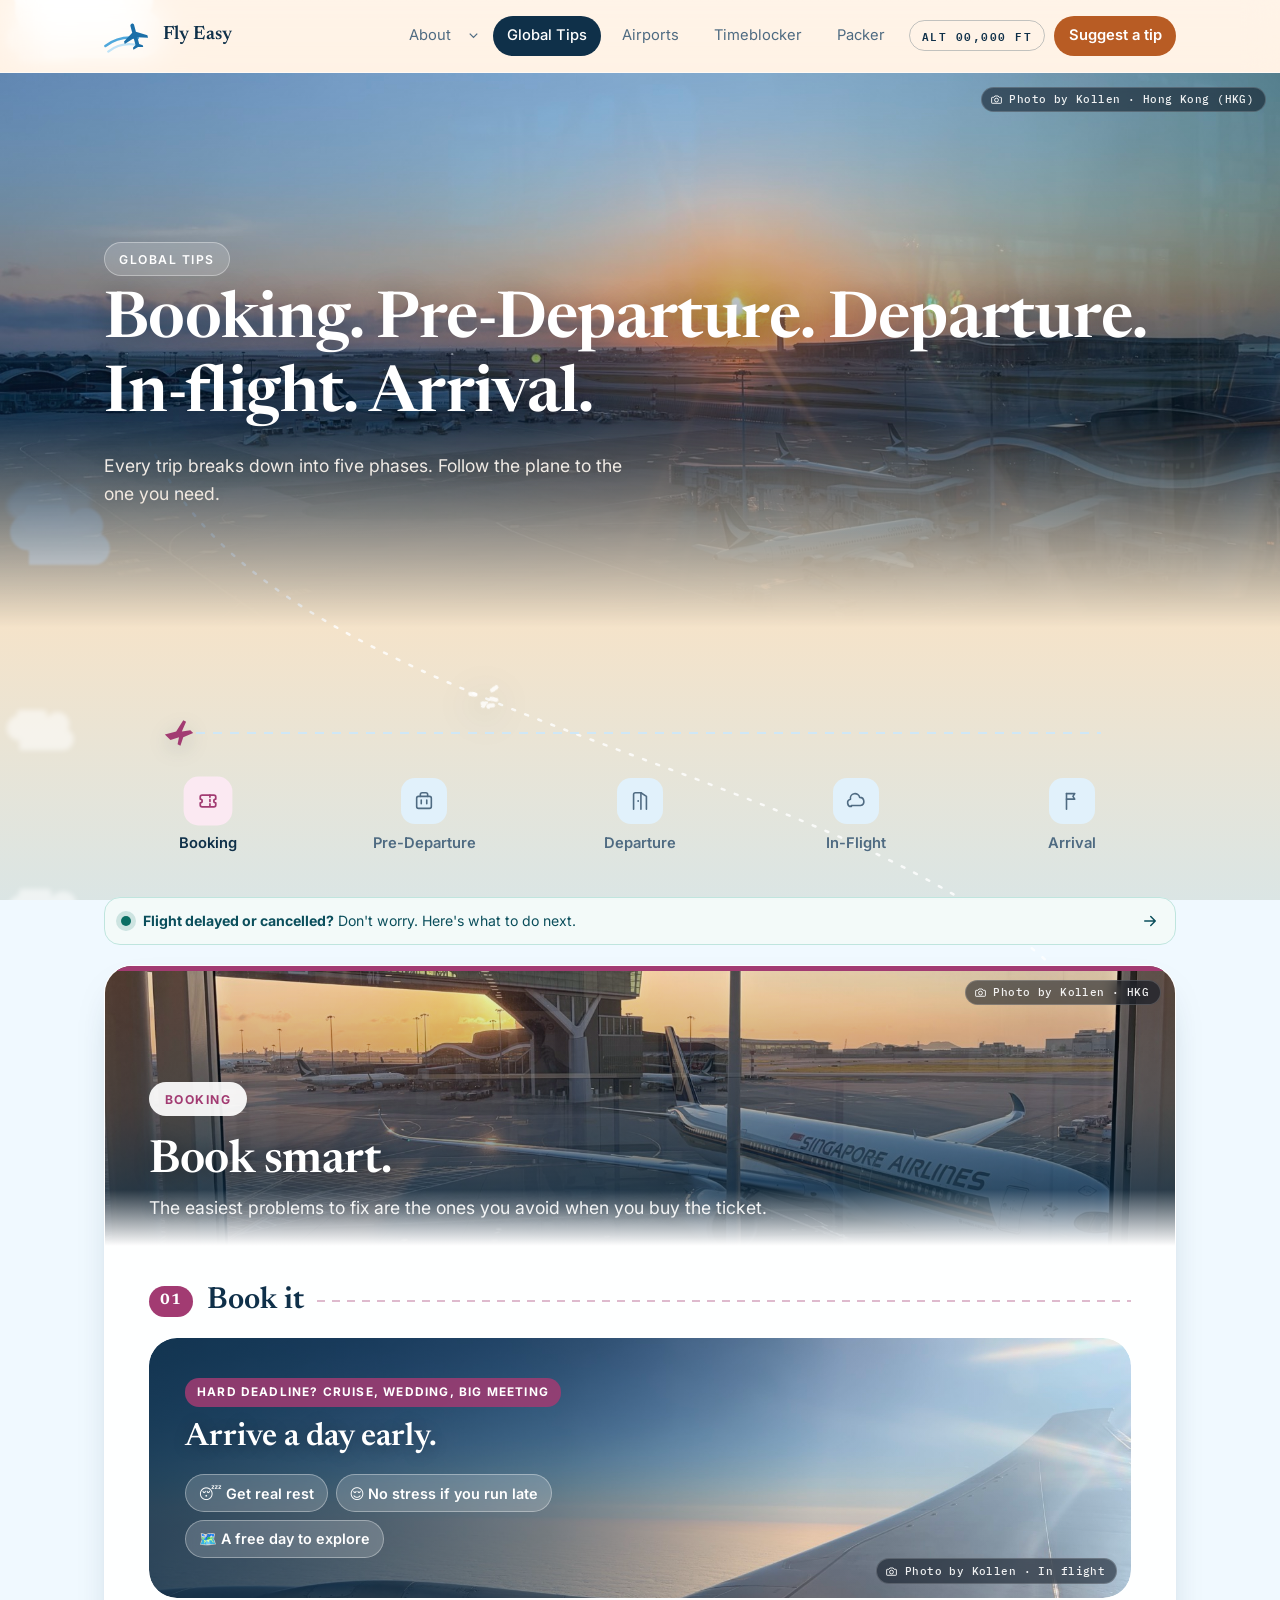
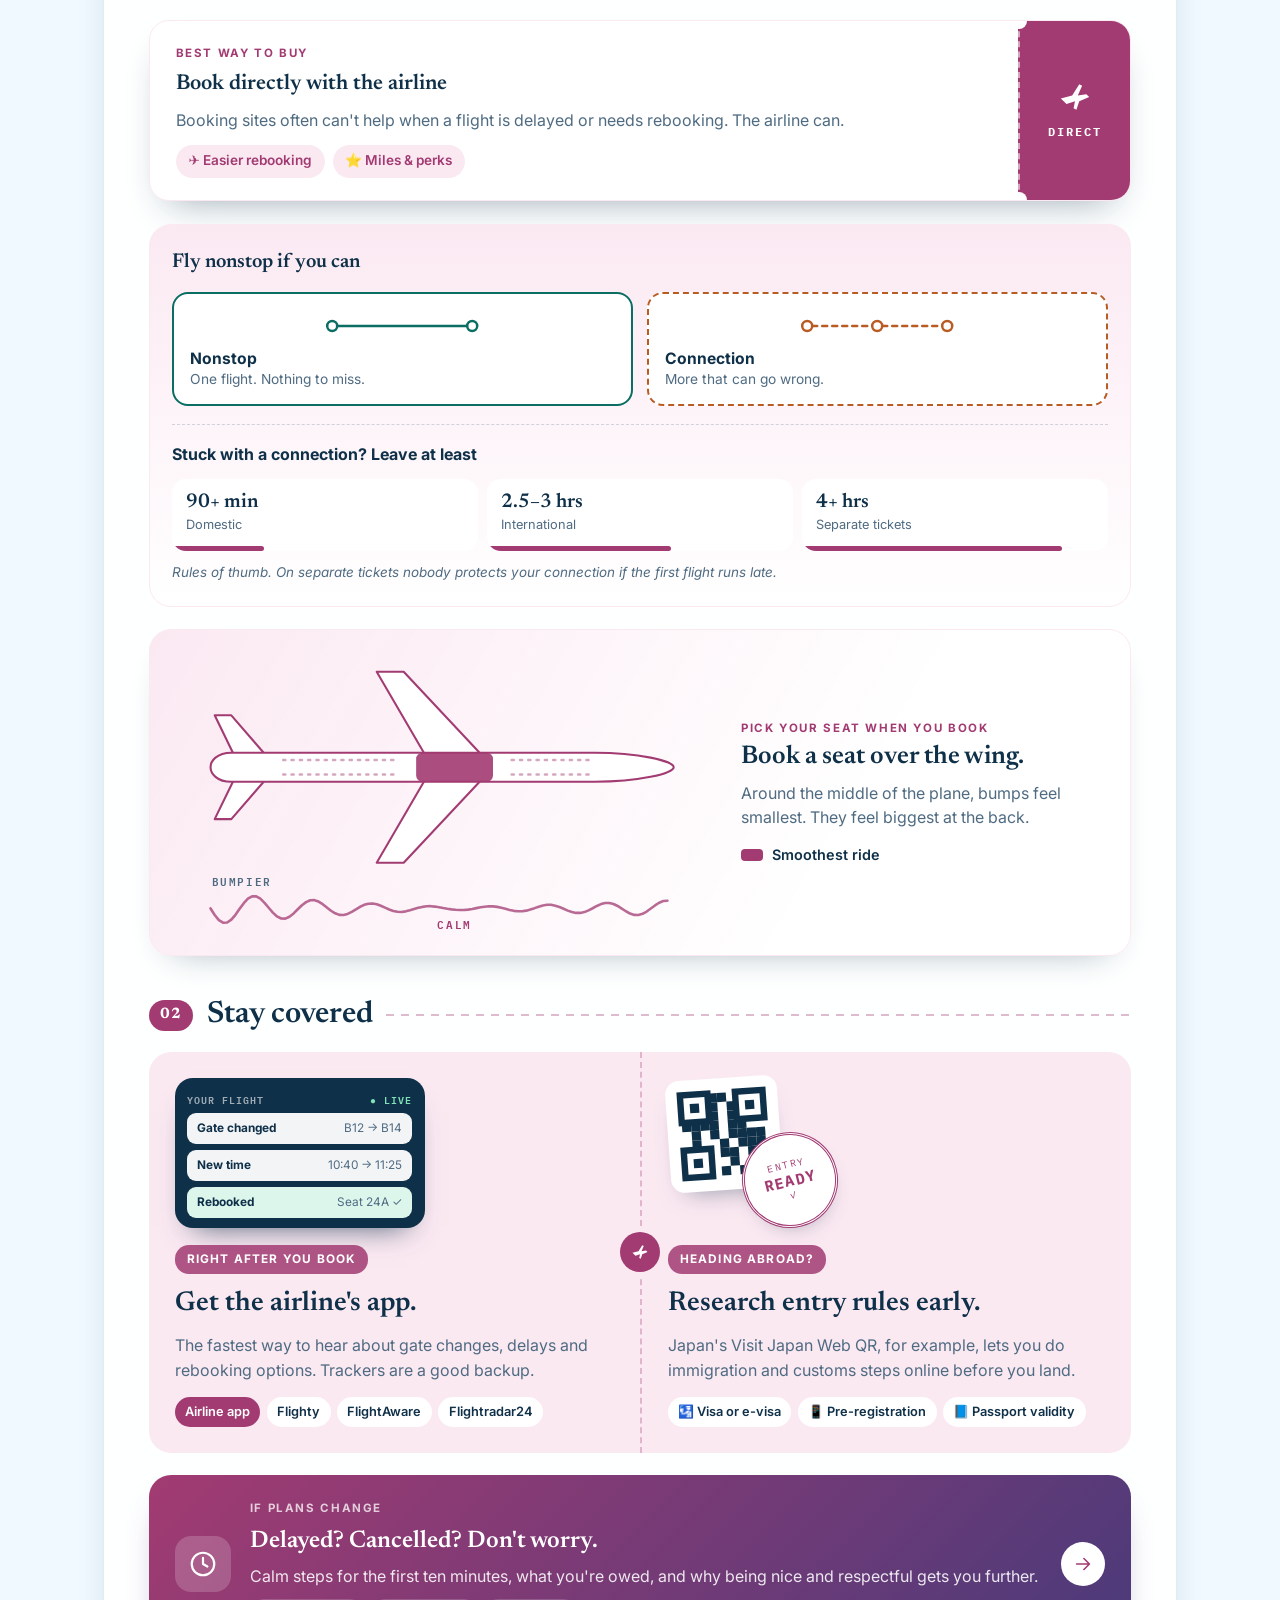
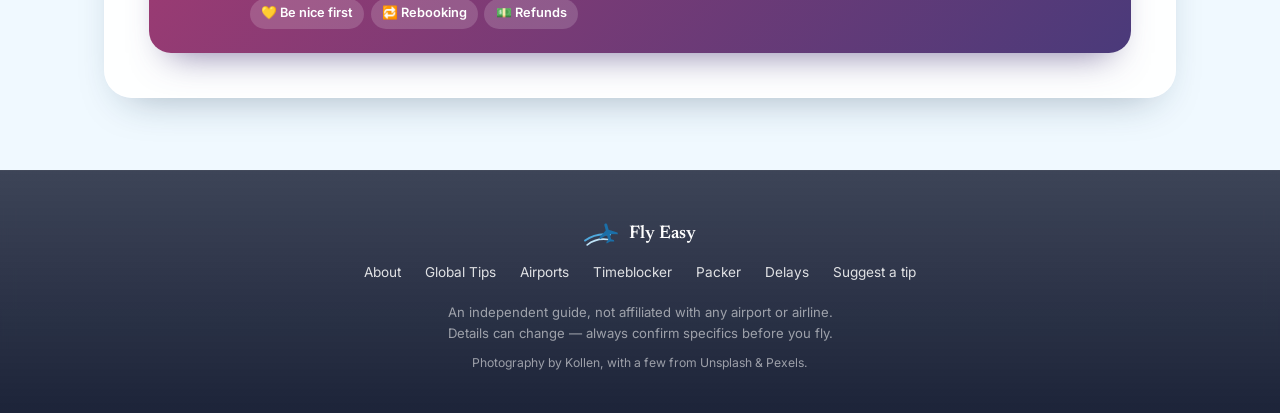
<file: global.html>
<!doctype html>
<html lang="en">
<head>
<meta charset="UTF-8">
<meta name="viewport" content="width=device-width, initial-scale=1.0, viewport-fit=cover">
<title>Global Tips — Fly Easy</title>
<meta name="description" content="Global Tips: the most useful departure, in-flight, and arrival tips that work at any airport in the world.">
<link rel="icon" href="data:image/svg+xml,<svg xmlns=%22http://www.w3.org/2000/svg%22 viewBox=%22195 118 212 224%22><path d=%22M21,16V14L13,9V3.5C13,2.67,12.33,2,11.5,2C10.67,2,10,2.67,10,3.5V9L2,14V16L10,13.5V19L7.5,20.5V22L11.5,21L15.5,22V20.5L13,19V13.5L21,16Z%22 fill=%22%231B6FA8%22 transform=%22translate(300,230) rotate(-15) scale(9) translate(-11.5,-12)%22/></svg>">
<link rel="manifest" href="manifest.webmanifest">
<link rel="apple-touch-icon" href="images/app/apple-touch-icon.png">
<meta name="theme-color" content="#F0F9FF">
<meta name="mobile-web-app-capable" content="yes">
<meta name="apple-mobile-web-app-capable" content="yes">
<meta name="apple-mobile-web-app-title" content="Fly Easy">
<meta name="apple-mobile-web-app-status-bar-style" content="black-translucent">
<link rel="preconnect" href="https://fonts.googleapis.com">
<link rel="preconnect" href="https://fonts.gstatic.com" crossorigin>
<link href="https://fonts.googleapis.com/css2?family=Newsreader:ital,wght@0,500;0,600;1,500;1,600&family=Inter:wght@400;500;600;700&family=IBM+Plex+Mono:wght@500;600&display=swap" rel="stylesheet">
<link rel="stylesheet" href="styles.css?v=118">
<link rel="stylesheet" href="motion.css?v=2">
<script src="motion.js?v=6"></script>
</head>
<body>

<a class="skip-link" href="#main">Skip to content</a>

<div class="page-transition" id="page-transition" aria-hidden="true">
  <div class="page-transition__veil"></div>
  <span class="page-transition__puff page-transition__puff--l"></span>
  <span class="page-transition__puff page-transition__puff--r"></span>
  <span class="page-transition__plane">
    <svg viewBox="0 0 24 24"><path d="M2 13l8-2 5-8 2 1-3 7 6-1 2 2-7 3-2 6-2-1 1-5-6 2z" fill="currentColor" stroke="none"/></svg>
  </span>
</div>

<header class="site-nav">
  <div class="site-nav__inner">
    <a class="site-nav__brand" href="index.html">
      <span class="site-nav__mark"><img src="images/flyeasy-mark.svg" alt="" width="48" height="34"></span>
      <span class="site-nav__word">Fly Easy</span>
    </a>
    <div class="site-nav__right">
      <nav class="site-nav__links" id="siteNavLinks" aria-label="Main navigation">
      <div class="site-nav__item site-nav__item--has-menu">
        <a href="index.html">About</a>
        <button class="site-nav__caret" type="button" aria-expanded="false" aria-controls="aboutMenu" aria-label="Show About sections">
          <svg viewBox="0 0 24 24" fill="none" stroke="currentColor" stroke-width="2" aria-hidden="true"><path d="M6 9l6 6 6-6"/></svg>
        </button>
        <div class="site-nav__menu" id="aboutMenu" role="menu" aria-label="About sections">
          <a href="index.html#who" role="menuitem">Who I am</a>
          <a href="index.html#what" role="menuitem">What travelers miss</a>
          <a href="index.html#why" role="menuitem">Why Fly Easy</a>
          <a href="index.html#how" role="menuitem">How it works</a>
          <a href="index.html#contact" role="menuitem">Contact me!</a>
        </div>
      </div>
      <a href="global.html" aria-current="page">Global Tips</a>
      <a href="airports.html">Airports</a>
      <a href="timeblocker.html">Timeblocker</a>
      <a href="packer.html">Packer</a>
      </nav>
      <a class="site-nav__cta" href="https://forms.gle/eSWeZWQoHny6DYSU7" target="_blank" rel="noopener">Suggest a tip</a>
      <button class="site-nav__toggle" id="siteNavToggle" type="button" aria-expanded="false" aria-controls="siteNavLinks" aria-label="Open menu">
        <svg viewBox="0 0 24 24" fill="none" stroke="currentColor" stroke-width="2" aria-hidden="true"><path d="M4 7h16M4 12h16M4 17h16"/></svg>
      </button>
    </div>
  </div>
</header>

<nav class="mobile-tabbar" aria-label="Primary">
  <a class="mobile-tabbar__item" href="index.html">
    <span class="icon mobile-tabbar__icon"><svg viewBox="0 0 24 24"><circle cx="12" cy="8" r="4"/><path d="M4 21c0-4.4 3.6-7 8-7s8 2.6 8 7"/></svg></span>
    <span class="mobile-tabbar__label">About</span>
  </a>
  <a class="mobile-tabbar__item" href="global.html" aria-current="page"><span class="mobile-tabbar__mark" aria-hidden="true"></span>
    <span class="icon mobile-tabbar__icon"><svg viewBox="0 0 24 24"><circle cx="12" cy="12" r="9"/><path d="M3 12h18M12 3c2.5 2.5 4 6 4 9s-1.5 6.5-4 9c-2.5-2.5-4-6-4-9s1.5-6.5 4-9z"/></svg></span>
    <span class="mobile-tabbar__label">Global</span>
  </a>
  <a class="mobile-tabbar__item" href="airports.html">
    <span class="icon mobile-tabbar__icon"><svg viewBox="0 0 24 24"><path d="M12 21s-7-6.2-7-11.5a7 7 0 0114 0C19 14.8 12 21 12 21z"/><circle cx="12" cy="9.5" r="2.5"/></svg></span>
    <span class="mobile-tabbar__label">Airports</span>
  </a>
  <a class="mobile-tabbar__item" href="timeblocker.html">
    <span class="icon mobile-tabbar__icon"><svg viewBox="0 0 24 24"><circle cx="12" cy="12" r="9"/><path d="M12 7v5l3.5 2"/></svg></span>
    <span class="mobile-tabbar__label">Timeblocker</span>
  </a>
  <a class="mobile-tabbar__item" href="packer.html">
    <span class="icon mobile-tabbar__icon"><svg viewBox="0 0 24 24"><rect x="4" y="5" width="16" height="16" rx="2.5"/><path d="M9 5V3h6v2M4 12h16"/></svg></span>
    <span class="mobile-tabbar__label">Packer</span>
  </a>
</nav>

<main id="main">

  <section class="photo-hero photo-hero--vista" style="background-image: url('images/kollen/kollen-hkg-sunset-tower-1.jpg'); background-position: center 62%;">
    <div class="photo-hero__scrim" aria-hidden="true"></div>
    <span class="photo-credit photo-credit--top"><svg viewBox="0 0 24 24" aria-hidden="true"><path d="M4 8h3l2-2.5h6L17 8h3a1 1 0 011 1v9a1 1 0 01-1 1H4a1 1 0 01-1-1V9a1 1 0 011-1z"/><circle cx="12" cy="13" r="3.5"/></svg>Photo by Kollen · Hong Kong (HKG)</span>
    <div class="photo-hero__content">
      <p class="eyebrow eyebrow--onphoto">Global Tips</p>
      <h1 class="photo-hero__title">Booking. <span class="nowrap">Pre-Departure.</span> Departure.<br>In-flight. Arrival.</h1>
      <p class="photo-hero__sub">Every trip breaks down into five phases. Follow the plane to the one you need.</p>
    </div>
  </section>

  <section class="tracker container">
    <div class="tracker__path">
      <div class="tracker__clouds" aria-hidden="true">
        <svg class="tracker__cloud tracker__cloud--1" viewBox="0 0 64 30" fill="currentColor"><path d="M14 22a9 9 0 01-2-17.8A11 11 0 0134 6a8 8 0 0115 8 8 8 0 01-3 15H14z"/></svg>
        <svg class="tracker__cloud tracker__cloud--2" viewBox="0 0 64 30" fill="currentColor"><path d="M14 22a9 9 0 01-2-17.8A11 11 0 0134 6a8 8 0 0115 8 8 8 0 01-3 15H14z"/></svg>
        <svg class="tracker__cloud tracker__cloud--3" viewBox="0 0 64 30" fill="currentColor"><path d="M14 22a9 9 0 01-2-17.8A11 11 0 0134 6a8 8 0 0115 8 8 8 0 01-3 15H14z"/></svg>
      </div>
      <span class="tracker__path-line" aria-hidden="true"></span>
      <span class="tracker__plane-wrap" id="tracker-plane" data-phase="booking" aria-hidden="true">
        <span class="tracker__plane-float">
          <span class="tracker__plane-bank" id="tracker-plane-bank">
            <span class="icon"><svg viewBox="0 0 24 24"><path d="M2 13l8-2 5-8 2 1-3 7 6-1 2 2-7 3-2 6-2-1 1-5-6 2z" fill="currentColor" stroke="none"/></svg></span>
          </span>
        </span>
      </span>
    </div>
    <div class="tracker__stops" role="tablist" aria-label="Flight phase">
      <button class="tracker__stop is-active" data-phase="booking" role="tab" aria-selected="true" aria-controls="panel-booking">
        <span class="tracker__stop-icon"><span class="icon"><svg viewBox="0 0 24 24"><path d="M4 8a2 2 0 012-2h12a2 2 0 012 2v2a2 2 0 000 4v2a2 2 0 01-2 2H6a2 2 0 01-2-2v-2a2 2 0 000-4z"/><path d="M14 6v12" stroke-dasharray="2 2.5"/></svg></span></span>
        <span class="tracker__stop-label">Booking</span>
      </button>
      <button class="tracker__stop" data-phase="predeparture" role="tab" aria-selected="false" aria-controls="panel-predeparture">
        <span class="tracker__stop-icon"><span class="icon"><svg viewBox="0 0 24 24"><path d="M8 7V5a2 2 0 012-2h4a2 2 0 012 2v2"/><rect x="4" y="7" width="16" height="13" rx="2"/><path d="M9 11v4M15 11v4"/></svg></span></span>
        <span class="tracker__stop-label">Pre-Departure</span>
      </button>
      <button class="tracker__stop" data-phase="departure" role="tab" aria-selected="false" aria-controls="panel-departure">
        <span class="tracker__stop-icon"><span class="icon"><svg viewBox="0 0 24 24"><path d="M5 21V5a2 2 0 012-2h6l6 4v14"/><path d="M13 3v18"/><circle cx="10" cy="12" r="1" fill="currentColor" stroke="none"/></svg></span></span>
        <span class="tracker__stop-label">Departure</span>
      </button>
      <button class="tracker__stop" data-phase="inflight" role="tab" aria-selected="false" aria-controls="panel-inflight">
        <span class="tracker__stop-icon"><span class="icon"><svg viewBox="0 0 24 24"><path d="M7 18a4 4 0 01-1-7.9A5 5 0 0116 8a4.5 4.5 0 011 8.9H7z"/></svg></span></span>
        <span class="tracker__stop-label">In-Flight</span>
      </button>
      <button class="tracker__stop" data-phase="arrival" role="tab" aria-selected="false" aria-controls="panel-arrival">
        <span class="tracker__stop-icon"><span class="icon"><svg viewBox="0 0 24 24"><path d="M6 21V4"/><path d="M6 4h9l-2 3 2 3H6"/></svg></span></span>
        <span class="tracker__stop-label">Arrival</span>
      </button>
    </div>
  </section>

  <section class="phase-wrap container">
    <a class="tb-delay-link" href="delays.html" style="margin: 0 0 1.2rem;">
      <span class="tb-delay-link__dot" aria-hidden="true"></span>
      <span class="tb-delay-link__text"><strong>Flight delayed or cancelled?</strong> Don't worry. Here's what to do next.</span>
      <svg viewBox="0 0 24 24" fill="none" stroke="currentColor" stroke-width="2" stroke-linecap="round" stroke-linejoin="round" aria-hidden="true"><path d="M5 12h14M13 6l6 6-6 6"/></svg>
    </a>
    <article class="phase-card" id="phase-card" data-phase="booking">

      <div class="phase-panel phase-panel--booking" data-phase="booking" id="panel-booking">
        <div class="phase-cover" style="background-image: url('images/kollen/kollen-hkg-singapore-a350-sunset-window.jpg'); background-position: 70% center;">
          <div class="phase-cover__scrim" aria-hidden="true"></div>
          <span class="photo-credit photo-credit--top"><svg viewBox="0 0 24 24" aria-hidden="true"><path d="M4 8h3l2-2.5h6L17 8h3a1 1 0 011 1v9a1 1 0 01-1 1H4a1 1 0 01-1-1V9a1 1 0 011-1z"/><circle cx="12" cy="13" r="3.5"/></svg>Photo by Kollen · HKG</span>
          <div class="phase-cover__content">
            <p class="phase-card__eyebrow">Booking</p>
            <h2 class="phase-card__idea">Book smart.</h2>
            <p class="phase-card__sub">The easiest problems to fix are the ones you avoid when you buy the ticket.</p>
          </div>
        </div>
        <div class="phase-card__body">

        <!-- 01 · Book it -->
        <div class="bk-head reveal"><span class="bk-head__num">01</span><h3 class="bk-head__title">Book it</h3><span class="bk-head__rule" aria-hidden="true"></span></div>

        <div class="photo-band bk-band reveal" style="background-image: url('images/kollen/kollen-inflight-wing-sunrise-1.jpg'); background-position: 60% 55%;">
          <div class="photo-band__scrim" aria-hidden="true"></div>
          <span class="photo-credit"><svg viewBox="0 0 24 24" aria-hidden="true"><path d="M4 8h3l2-2.5h6L17 8h3a1 1 0 011 1v9a1 1 0 01-1 1H4a1 1 0 01-1-1V9a1 1 0 011-1z"/><circle cx="12" cy="13" r="3.5"/></svg>Photo by Kollen · In flight</span>
          <div class="photo-band__content">
            <p class="bk-band__tag">Hard deadline? Cruise, wedding, big meeting</p>
            <h4 class="photo-band__title">Arrive a day early.</h4>
            <ul class="bk-band__perks">
              <li>😴 Get real rest</li>
              <li>😌 No stress if you run late</li>
              <li>🗺️ A free day to explore</li>
            </ul>
          </div>
        </div>

        <div class="bk-pass reveal">
          <div class="bk-pass__main">
            <p class="bk-pass__eyebrow">Best way to buy</p>
            <h4 class="bk-pass__title">Book directly with the airline</h4>
            <p class="bk-pass__text">Booking sites often can't help when a flight is delayed or needs rebooking. The airline can.</p>
            <div class="bk-pass__chips"><span>✈️ Easier rebooking</span><span>⭐ Miles &amp; perks</span></div>
          </div>
          <div class="bk-pass__stub" aria-hidden="true">
            <span class="icon"><svg viewBox="0 0 24 24"><path d="M2 13l8-2 5-8 2 1-3 7 6-1 2 2-7 3-2 6-2-1 1-5-6 2z" fill="currentColor" stroke="none"/></svg></span>
            <span class="bk-pass__code">DIRECT</span>
          </div>
        </div>

        <div class="bk-routes reveal" data-gt-draw>
          <p class="bk-routes__title">Fly nonstop if you can</p>
          <div class="bk-routes__pair">
            <div class="bk-route bk-route--good">
              <svg viewBox="0 0 160 34" aria-hidden="true"><path d="M15 17h130"/><circle cx="10" cy="17" r="5"/><circle cx="150" cy="17" r="5"/><circle class="bk-route__fly" cx="10" cy="17" r="4"/></svg>
              <span class="bk-route__label"><strong>Nonstop</strong> One flight. Nothing to miss.</span>
            </div>
            <div class="bk-route bk-route--risk">
              <svg viewBox="0 0 160 34" aria-hidden="true"><path d="M15 17h60M85 17h60"/><circle cx="10" cy="17" r="5"/><circle cx="80" cy="17" r="5"/><circle cx="150" cy="17" r="5"/><circle class="bk-route__fly bk-route__fly--stop" cx="10" cy="17" r="4"/></svg>
              <span class="bk-route__label"><strong>Connection</strong> More that can go wrong.</span>
            </div>
          </div>
          <div class="bk-lay" role="img" aria-label="Recommended minimum layover: 90 minutes or more for domestic, 2.5 to 3 hours for international, 4 hours or more on separate tickets.">
            <p class="bk-lay__title">Stuck with a connection? Leave at least</p>
            <div class="bk-lay__row" aria-hidden="true">
              <span class="bk-lay__pill" style="--w: 30%; --i: 0;"><b>90+ min</b><small>Domestic</small><i></i></span>
              <span class="bk-lay__pill" style="--w: 60%; --i: 1;"><b>2.5–3 hrs</b><small>International</small><i></i></span>
              <span class="bk-lay__pill" style="--w: 85%; --i: 2;"><b>4+ hrs</b><small>Separate tickets</small><i></i></span>
            </div>
            <p class="bk-lay__note">Rules of thumb. On separate tickets nobody protects your connection if the first flight runs late.</p>
          </div>
        </div>

        <div class="fl-seat reveal" data-gt-draw>
          <div class="fl-seat__diagram" role="img" aria-label="A plane seen from above. The seats over the wing, around the middle, are highlighted as the smoothest ride. A wavy line underneath is nearly flat at the wing and gets bumpier toward the tail.">
            <svg viewBox="0 0 520 270" aria-hidden="true">
              <g class="fl-plane">
                <path d="M300 97 L226 18 L200 18 L246 97Z"/>
                <path d="M300 123 L226 202 L200 202 L246 123Z"/>
                <path d="M92 97 L60 60 L44 60 L62 97Z"/>
                <path d="M92 123 L60 160 L44 160 L62 123Z"/>
                <path d="M60 96 H410 C452 96 486 104 486 110 C486 116 452 124 410 124 H60 C46 124 40 116 40 110 C40 104 46 96 60 96Z"/>
              </g>
              <rect class="fl-plane__zone" x="238" y="96" width="74" height="28" rx="6"/>
              <g class="fl-plane__windows"><path d="M110 103h112M330 103h76M110 117h112M330 117h76"/></g>
              <path class="fl-plane__wave" pathLength="100" d="M40 246.0 L44 252.3 L48 257.2 L52 259.7 L56 259.5 L60 256.8 L64 252.1 L68 246.4 L72 240.9 L76 236.6 L80 234.3 L84 234.4 L88 236.6 L92 240.6 L96 245.3 L100 250.0 L104 253.7 L108 255.7 L112 255.8 L116 254.0 L120 250.8 L124 246.8 L128 242.9 L132 239.9 L136 238.1 L140 238.0 L144 239.4 L148 241.9 L152 245.1 L156 248.2 L160 250.7 L164 252.2 L168 252.3 L172 251.3 L176 249.3 L180 246.9 L184 244.4 L188 242.5 L192 241.4 L196 241.2 L200 242.0 L204 243.4 L208 245.2 L212 247.0 L216 248.4 L220 249.2 L224 249.4 L228 248.8 L232 247.8 L236 246.6 L240 245.4 L244 244.5 L248 243.9 L252 243.8 L256 244.2 L260 244.8 L264 245.6 L268 246.3 L272 246.9 L276 247.3 L280 247.5 L284 247.5 L288 247.1 L292 246.5 L296 245.7 L300 244.9 L304 244.3 L308 243.9 L312 244.0 L316 244.5 L320 245.3 L324 246.3 L328 247.4 L332 248.3 L336 248.7 L340 248.7 L344 248.1 L348 247.0 L352 245.7 L356 244.3 L360 243.1 L364 242.5 L368 242.5 L372 243.3 L376 244.6 L380 246.3 L384 248.1 L388 249.5 L392 250.3 L396 250.3 L400 249.5 L404 247.8 L408 245.8 L412 243.6 L416 241.8 L420 240.8 L424 240.7 L428 241.7 L432 243.6 L436 246.1 L440 248.7 L444 250.9 L448 252.2 L452 252.3 L456 251.2 L460 249.0 L464 246.1 L468 243.1 L472 240.5 L476 238.9 L480 238.6"/>
              <text class="fl-plane__label" x="275" y="266" text-anchor="middle">CALM</text>
              <text class="fl-plane__label fl-plane__label--dim" x="70" y="224" text-anchor="middle">BUMPIER</text>
            </svg>
          </div>
          <div class="fl-seat__copy">
            <p class="fl-kicker">Pick your seat when you book</p>
            <h4 class="fl-title">Book a seat over the wing.</h4>
            <p class="fl-text">Around the middle of the plane, bumps feel smallest. They feel biggest at the back.</p>
            <ul class="fl-key">
              <li><i class="fl-key__zone"></i>Smoothest ride</li>
            </ul>
          </div>
        </div>


        <!-- 02 · Stay covered -->
        <div class="bk-head reveal"><span class="bk-head__num">02</span><h3 class="bk-head__title">Stay covered</h3><span class="bk-head__rule" aria-hidden="true"></span></div>

        <div class="bk-ready reveal" data-gt-draw>
          <div class="bk-ready__half">
            <div class="bk-ready__phone" aria-hidden="true">
              <p class="bk-ready__bar"><span>Your flight</span><span class="bk-ready__live">● Live</span></p>
              <p class="bk-ready__note" style="--i: 0;"><b>Gate changed</b><span>B12 → B14</span></p>
              <p class="bk-ready__note" style="--i: 1;"><b>New time</b><span>10:40 → 11:25</span></p>
              <p class="bk-ready__note bk-ready__note--ok" style="--i: 2;"><b>Rebooked</b><span>Seat 24A ✓</span></p>
            </div>
            <p class="bk-band__tag">Right after you book</p>
            <h4 class="bk-entry__title">Get the airline's app.</h4>
            <p class="bk-entry__sub">The fastest way to hear about gate changes, delays and rebooking options. Trackers are a good backup.</p>
            <div class="bk-card__chips"><span class="is-main">Airline app</span><span>Flighty</span><span>FlightAware</span><span>Flightradar24</span></div>
          </div>
          <span class="bk-ready__join" aria-hidden="true"><span class="icon"><svg viewBox="0 0 24 24"><path d="M2 13l8-2 5-8 2 1-3 7 6-1 2 2-7 3-2 6-2-1 1-5-6 2z" fill="currentColor" stroke="none"/></svg></span></span>
          <div class="bk-ready__half">
            <div class="bk-entry__visual bk-ready__entry" aria-hidden="true">
              <div class="bk-entry__qr"><svg viewBox="-.5 -.5 10 10" aria-hidden="true"><rect x="3" y="0" width="1" height="1" fill="currentColor"/><rect x="4" y="0" width="1" height="1" fill="currentColor"/><rect x="3" y="1" width="1" height="1" fill="currentColor"/><rect x="5" y="1" width="1" height="1" fill="currentColor"/><rect x="3" y="2" width="1" height="1" fill="currentColor"/><rect x="5" y="2" width="1" height="1" fill="currentColor"/><rect x="0" y="3" width="1" height="1" fill="currentColor"/><rect x="1" y="3" width="1" height="1" fill="currentColor"/><rect x="2" y="3" width="1" height="1" fill="currentColor"/><rect x="3" y="3" width="1" height="1" fill="currentColor"/><rect x="5" y="3" width="1" height="1" fill="currentColor"/><rect x="6" y="3" width="1" height="1" fill="currentColor"/><rect x="1" y="4" width="1" height="1" fill="currentColor"/><rect x="3" y="4" width="1" height="1" fill="currentColor"/><rect x="5" y="4" width="1" height="1" fill="currentColor"/><rect x="6" y="4" width="1" height="1" fill="currentColor"/><rect x="7" y="4" width="1" height="1" fill="currentColor"/><rect x="8" y="4" width="1" height="1" fill="currentColor"/><rect x="1" y="5" width="1" height="1" fill="currentColor"/><rect x="4" y="5" width="1" height="1" fill="currentColor"/><rect x="6" y="5" width="1" height="1" fill="currentColor"/><rect x="7" y="5" width="1" height="1" fill="currentColor"/><rect x="8" y="5" width="1" height="1" fill="currentColor"/><rect x="4" y="6" width="1" height="1" fill="currentColor"/><rect x="5" y="6" width="1" height="1" fill="currentColor"/><rect x="7" y="6" width="1" height="1" fill="currentColor"/><rect x="8" y="6" width="1" height="1" fill="currentColor"/><rect x="5" y="7" width="1" height="1" fill="currentColor"/><rect x="4" y="8" width="1" height="1" fill="currentColor"/><rect x="6" y="8" width="1" height="1" fill="currentColor"/><rect x="7" y="8" width="1" height="1" fill="currentColor"/><rect x="0" y="0" width="3" height="3" fill="none" stroke="currentColor" stroke-width=".7"/><rect x="1" y="1" width="1" height="1" fill="currentColor"/><rect x="6" y="0" width="3" height="3" fill="none" stroke="currentColor" stroke-width=".7"/><rect x="7" y="1" width="1" height="1" fill="currentColor"/><rect x="0" y="6" width="3" height="3" fill="none" stroke="currentColor" stroke-width=".7"/><rect x="1" y="7" width="1" height="1" fill="currentColor"/></svg></div>
              <span class="bk-ready__scan"></span>
              <div class="bk-entry__stamp"><span>ENTRY</span><strong>READY</strong><span>✓</span></div>
            </div>
            <p class="bk-band__tag">Heading abroad?</p>
            <h4 class="bk-entry__title">Research entry rules early.</h4>
            <p class="bk-entry__sub">Japan's Visit Japan Web QR, for example, lets you do immigration and customs steps online before you land.</p>
            <div class="bk-card__chips"><span>🛂 Visa or e-visa</span><span>📱 Pre-registration</span><span>📘 Passport validity</span></div>
          </div>
        </div>

        <a class="pd-cta reveal" href="delays.html" style="margin-top: 1.4rem;">
          <span class="pd-cta__icon"><span class="icon"><svg viewBox="0 0 24 24"><circle cx="12" cy="12" r="9"/><path d="M12 7v5l3.5 2"/></svg></span></span>
          <span class="pd-cta__body">
            <span class="pd-cta__eyebrow">If plans change</span>
            <span class="pd-cta__title">Delayed? Cancelled? Don't worry.</span>
            <span class="pd-cta__text">Calm steps for the first ten minutes, what you're owed, and why being nice and respectful gets you further.</span>
            <span class="pd-cta__chips"><span>💛 Be nice first</span><span>🔁 Rebooking</span><span>💵 Refunds</span></span>
          </span>
          <span class="pd-cta__go" aria-hidden="true"><span class="icon"><svg viewBox="0 0 24 24"><path d="M5 12h14M13 6l6 6-6 6"/></svg></span></span>
        </a>

        </div>
      </div>

      <div class="phase-panel phase-panel--predeparture" data-phase="predeparture" id="panel-predeparture" hidden>
        <div class="phase-cover" style="background-image: url('images/suitcase-teal-terminal.jpg'); background-position: center 60%;">
          <div class="phase-cover__scrim" aria-hidden="true"></div>
          <div class="phase-cover__content">
            <p class="phase-card__eyebrow">Pre-Departure</p>
            <h2 class="phase-card__idea">Know before you go.</h2>
            <p class="phase-card__sub">A few minutes of prep at home saves hours of stress at the airport.</p>
          </div>
        </div>
        <div class="phase-card__body">
        <div class="bk-head reveal"><span class="bk-head__num">01</span><h3 class="bk-head__title">Check in</h3><span class="bk-head__rule" aria-hidden="true"></span></div>

        <div class="pd-checkin reveal">
          <div class="pd-checkin__top">
            <span class="pd-checkin__icon"><span class="icon"><svg viewBox="0 0 24 24"><rect x="6" y="2" width="12" height="20" rx="2"/><path d="M10 18h4"/></svg></span></span>
            <div>
              <h4 class="pd-checkin__title">Check in 24 hours early</h4>
              <p class="pd-checkin__text">Opens as soon as your airline allows it, usually 24 hours before (some international airlines open at 48). Skip the counter, lock in your seat.</p>
            </div>
          </div>
          <div class="pd-idmatch">
            <p class="pd-idmatch__title">🪪 Double-check your name matches your ID</p>
            <div class="pd-idmatch__pair">
              <div class="pd-idcard pd-idcard--ok"><span class="pd-idcard__label">ID</span><span class="pd-idcard__name">ALEX TRAVELER</span><span class="pd-idcard__mark">✓</span></div>
              <div class="pd-idcard pd-idcard--ok"><span class="pd-idcard__label">Ticket</span><span class="pd-idcard__name">ALEX TRAVELER</span><span class="pd-idcard__mark">✓</span></div>
              <div class="pd-idcard pd-idcard--bad"><span class="pd-idcard__label">Ticket</span><span class="pd-idcard__name">ALEX TRAVLER</span><span class="pd-idcard__mark">✗</span></div>
            </div>
            <p class="pd-idmatch__note">A typo can get you denied at the gate.</p>
          </div>
        </div>

        <div class="bk-head reveal"><span class="bk-head__num">02</span><h3 class="bk-head__title">Be prepared for the flight</h3><span class="bk-head__rule" aria-hidden="true"></span></div>

        <div class="pd-status reveal">
          <div class="pd-status__copy">
            <span class="pd-status__icon"><span class="icon"><svg viewBox="0 0 24 24"><rect x="6" y="2" width="12" height="20" rx="2"/><path d="M10 18h4M9.5 7h5"/></svg></span></span>
            <h4 class="pd-status__title">Check your flight in the airline app</h4>
            <p class="pd-status__text">Times, gates and even whole flights can change. Look the day before and the morning of, and turn on notifications so the airline can tell you first.</p>
          </div>
          <div class="pd-phone" aria-hidden="true">
            <div class="pd-phone__bar"><span>Your flight</span><span class="pd-phone__live">● Live</span></div>
            <div class="pd-phone__flight"><strong>FE 123</strong><span>SFO → HND</span></div>
            <div class="pd-phone__row"><span>Departure</span><b><s>10:40</s> 11:25</b><em class="pd-pill pd-pill--warn">Delayed</em></div>
            <div class="pd-phone__row"><span>Gate</span><b><s>B12</s> B14</b><em class="pd-pill pd-pill--info">Changed</em></div>
            <div class="pd-phone__row"><span>Status</span><b>Boarding 10:45</b><em class="pd-pill pd-pill--ok">Updated</em></div>
          </div>
        </div>

        <div class="pd-ride reveal">
          <div class="pd-ride__route" aria-hidden="true">
            <span class="pd-ride__stop"><span class="icon"><svg viewBox="0 0 24 24"><path d="M3 11l9-7 9 7"/><path d="M5 10v10h14V10"/></svg></span>Home</span>
            <span class="pd-ride__line"><span class="pd-ride__car"><span class="icon"><svg viewBox="0 0 24 24"><path d="M4 15v-3l2-5h12l2 5v3"/><path d="M3 15h18v3H3z"/><circle cx="7.5" cy="18.5" r="1.5"/><circle cx="16.5" cy="18.5" r="1.5"/></svg></span></span></span>
            <span class="pd-ride__stop"><span class="icon"><svg viewBox="0 0 24 24"><path d="M2 13l8-2 5-8 2 1-3 7 6-1 2 2-7 3-2 6-2-1 1-5-6 2z" fill="currentColor" stroke="none"/></svg></span>Airport</span>
          </div>
          <div class="pd-ride__text">
            <h4 class="pd-ride__title">Plan your ride to the airport</h4>
            <p>Book your parking or ride, check transit times, and leave extra room for early-morning or holiday traffic.</p>
          </div>
        </div>

        <div class="pd-lock reveal">
          <div class="pd-lock__side">
            <h4 class="pd-lock__title">Get your phone flight-ready</h4>
            <p class="pd-lock__sub">Four quick taps the day before, so nothing depends on airport wifi or a dying battery.</p>
          </div>
          <div class="pd-lock__screen" aria-hidden="false">
            <p class="pd-lock__clock"><span>Day before</span><strong>9:41</strong></p>
            <div class="pd-lock__stack">
            <div class="pd-note reveal">
              <span class="pd-note__icon"><span class="icon"><svg viewBox="0 0 24 24"><rect x="3" y="6" width="18" height="12" rx="2"/><path d="M3 10h18M15 14h3"/></svg></span></span>
              <div class="pd-note__body">
                <p class="pd-note__app">Wallet<span>now</span></p>
                <p class="pd-note__title">Boarding pass added</p>
                <p class="pd-note__text">Quick to pull up, and it works without a signal.</p>
              </div>
            </div>
            <div class="pd-note reveal">
              <span class="pd-note__icon"><span class="icon"><svg viewBox="0 0 24 24"><rect x="4" y="3" width="16" height="18" rx="2"/><circle cx="12" cy="10" r="3"/><path d="M8 17h8"/></svg></span></span>
              <div class="pd-note__body">
                <p class="pd-note__app">Arrival forms<span>1d</span></p>
                <p class="pd-note__title">E-visa &amp; entry forms done</p>
                <p class="pd-note__text">Fill them in ahead of time, like Japan's Visit Japan Web.</p>
              </div>
            </div>
            <div class="pd-note reveal">
              <span class="pd-note__icon"><span class="icon"><svg viewBox="0 0 24 24"><rect x="3" y="8" width="15" height="9" rx="2"/><path d="M18 11h2v3h-2M7 10.5l-1.5 2h3L7 15"/></svg></span></span>
              <div class="pd-note__body">
                <p class="pd-note__app">Battery<span>100%</span></p>
                <p class="pd-note__title">Phone and devices charged</p>
                <p class="pd-note__text">Outlets exist on many flights, but not every seat has one.</p>
              </div>
            </div>
            <div class="pd-note reveal">
              <span class="pd-note__icon"><span class="icon"><svg viewBox="0 0 24 24"><path d="M7 18a4 4 0 01-1-7.9A5 5 0 0116 8a4.5 4.5 0 011 8.9"/><path d="M12 11v6M9.5 15l2.5 2.5 2.5-2.5"/></svg></span></span>
              <div class="pd-note__body">
                <p class="pd-note__app">Downloads<span>done</span></p>
                <p class="pd-note__title">Shows &amp; music saved offline</p>
                <p class="pd-note__text">Don't count on the plane's wifi.</p>
              </div>
            </div>
            </div>
          </div>
        </div>

        <a class="pd-cta reveal" href="packer.html">
          <span class="pd-cta__icon"><span class="icon"><svg viewBox="0 0 24 24"><rect x="4" y="5" width="16" height="16" rx="2.5"/><path d="M9 5V3h6v2M4 12h16"/></svg></span></span>
          <span class="pd-cta__body">
            <span class="pd-cta__eyebrow">While you're packing</span>
            <span class="pd-cta__title">Open the Packer</span>
            <span class="pd-cta__text">Build a list for every bag, see airline baggage rules and TSA basics like power banks, then print it.</span>
            <span class="pd-cta__chips"><span>🧳 Bag lists</span><span>🔋 Power banks &amp; TSA rules</span><span>🖨️ Print it</span></span>
          </span>
          <span class="pd-cta__go" aria-hidden="true"><span class="icon"><svg viewBox="0 0 24 24"><path d="M5 12h14M13 6l6 6-6 6"/></svg></span></span>
        </a>
        </div>
      </div>

      <div class="phase-panel phase-panel--departure" data-phase="departure" id="panel-departure" hidden>
        <div class="phase-cover" style="background-image: url('images/kollen/kollen-hkg-golden-hour-apron-1.jpg'); background-position: center 60%;">
          <div class="phase-cover__scrim" aria-hidden="true"></div>
          <span class="photo-credit photo-credit--top"><svg viewBox="0 0 24 24" aria-hidden="true"><path d="M4 8h3l2-2.5h6L17 8h3a1 1 0 011 1v9a1 1 0 01-1 1H4a1 1 0 01-1-1V9a1 1 0 011-1z"/><circle cx="12" cy="13" r="3.5"/></svg>Photo by Kollen · HKG</span>
          <div class="phase-cover__content">
            <p class="phase-card__eyebrow">Departure</p>
            <h2 class="phase-card__idea">Timing Matters.</h2>
            <p class="phase-card__sub">The biggest source of departure stress, and the easiest one to fix.</p>
          </div>
        </div>
        <div class="phase-card__body">

        <!-- 01 · Get there early -->
        <div class="bk-head reveal"><span class="bk-head__num">01</span><h3 class="bk-head__title">Get there early</h3><span class="bk-head__rule" aria-hidden="true"></span></div>

        <a class="gt-slim reveal" href="timeblocker.html">
          <span class="gt-slim__icon"><span class="icon"><svg viewBox="0 0 24 24"><circle cx="12" cy="12" r="9"/><path d="M12 7v5l3.5 2"/></svg></span></span>
          <span class="gt-slim__text"><strong>Timeblocker</strong> works out exactly when to leave home for your flight.</span>
          <span class="gt-slim__go">Open<span class="icon"><svg viewBox="0 0 24 24"><path d="M5 12h14M13 6l6 6-6 6"/></svg></span></span>
        </a>

        <div class="dp-one">
        <div class="dp-run reveal" data-gt-draw>
          <p class="dp-run__title">When to walk into the airport</p>
          <div class="dp-run__chart" role="img" aria-label="Arrive 3 hours before an international flight and 2 hours before a domestic one. Bag drop usually closes 30 to 60 minutes before departure, and the gate often closes about 15 minutes before.">
            <span class="dp-run__zone" style="--from: 66.67%; --to: 83.33%;" aria-hidden="true"><i>A</i></span>
            <span class="dp-run__zone dp-run__zone--line" style="--from: 91.67%; --to: 91.67%;" aria-hidden="true"><i>B</i></span>
            <div class="dp-run__track"><span class="dp-run__bar" style="--w: 100%;"><strong>International</strong> 3 hours before</span></div>
            <div class="dp-run__track"><span class="dp-run__bar dp-run__bar--b" style="--w: 66.67%;"><strong>Domestic</strong> 2 hours before</span></div>
            <div class="dp-run__axis" aria-hidden="true"><span>3 hrs</span><span>2 hrs</span><span>1 hr</span><span class="dp-run__takeoff"><span class="icon"><svg viewBox="0 0 24 24"><path d="M2 13l8-2 5-8 2 1-3 7 6-1 2 2-7 3-2 6-2-1 1-5-6 2z" fill="currentColor" stroke="none"/></svg></span>Takeoff</span></div>
          </div>
          <ul class="dp-run__legend">
            <li><i>A</i><span><strong>Bag drop closes</strong> 30 to 60 minutes before, even if you're "on time".</span></li>
            <li><i>B</i><span><strong>The gate closes</strong> often about 15 minutes before. Check your boarding pass.</span></li>
          </ul>
          <div class="dp-run__add">
            <span class="dp-run__plus">+20–30 min</span>
            <span>Checking a bag</span><span>Busy hub</span><span>Weekday, 6–9am</span>
          </div>
        </div>

        <p class="dp-bridge reveal"><span>So what do you do with the extra time?</span></p>

        <div class="dp-early reveal" data-gt-draw>
          <div class="dp-early__photo" style="background-image: url('images/kollen/kollen-hkg-united-777-at-gate-2.jpg');">
            <span class="photo-credit photo-credit--top"><svg viewBox="0 0 24 24" aria-hidden="true"><path d="M4 8h3l2-2.5h6L17 8h3a1 1 0 011 1v9a1 1 0 01-1 1H4a1 1 0 01-1-1V9a1 1 0 011-1z"/><circle cx="12" cy="13" r="3.5"/></svg>Photo by Kollen · HKG</span>
            <p class="dp-early__quote">Early isn't wasted time. It's productive time you get back.</p>
          </div>
          <div class="dp-early__body">
            <p class="dp-early__label">A typical 2 hours at the airport</p>
            <div class="dp-budget" role="img" aria-label="Example: 20 minutes to check in, 30 minutes for security, 10 minutes walking to the gate, and about 60 minutes left for you.">
              <span class="dp-budget__seg" style="--w: 20; --i: 0;"><b>20</b></span>
              <span class="dp-budget__seg dp-budget__seg--2" style="--w: 30; --i: 1;"><b>30</b></span>
              <span class="dp-budget__seg dp-budget__seg--3" style="--w: 10; --i: 2;"><b>10</b></span>
              <span class="dp-budget__seg dp-budget__seg--yours" style="--w: 60; --i: 3;"><b>60 min · yours</b></span>
            </div>
            <ul class="dp-budget__key" aria-hidden="true">
              <li><i></i>Check in</li><li><i class="k2"></i>Security</li><li><i class="k3"></i>Walk to gate</li><li><i class="k4"></i>Free time</li>
            </ul>
            <p class="dp-early__label dp-early__label--spend">Spend it on</p>
            <div class="activity-chips dp-early__chips">
              <span class="activity-chip" style="--i:0"><span class="icon"><svg viewBox="0 0 24 24"><path d="M6 11V8a2 2 0 012-2h8a2 2 0 012 2v3"/><path d="M4 11h16v5a2 2 0 01-2 2H6a2 2 0 01-2-2v-5z"/><path d="M6 18v2M18 18v2"/></svg></span>Lounge</span>
              <span class="activity-chip" style="--i:1"><span class="icon"><svg viewBox="0 0 24 24"><path d="M7 2v6a2 2 0 002 2v12"/><path d="M7 2v4M9 2v4"/><path d="M16 2c-1.3 1.2-2 3-2 5.5S15 12 16 12v10"/></svg></span>Eat</span>
              <span class="activity-chip" style="--i:2"><span class="icon"><svg viewBox="0 0 24 24"><circle cx="8" cy="15" r="3.2"/><circle cx="16" cy="15" r="3.2"/><path d="M8 11.8V8a1.5 1.5 0 011.5-1.5h5A1.5 1.5 0 0116 8v3.8"/></svg></span>Plane-spot</span>
              <span class="activity-chip" style="--i:3"><span class="icon"><svg viewBox="0 0 24 24"><rect x="4" y="8" width="16" height="11" rx="2"/><path d="M9 8V6a2 2 0 012-2h2a2 2 0 012 2v2"/><path d="M4 13h16"/></svg></span>Work</span>
              <span class="activity-chip" style="--i:4"><span class="icon"><svg viewBox="0 0 24 24"><path d="M6 8h12l-1 12H7L6 8z"/><path d="M9 8V6a3 3 0 016 0v2"/></svg></span>Shop</span>
              <span class="activity-chip" style="--i:5"><span class="icon"><svg viewBox="0 0 24 24"><path d="M3 12c1.8 0 1.8-3 3.6-3s1.8 3 3.6 3 1.8-3 3.6-3 1.8 3 3.6 3"/><path d="M3 17c1.8 0 1.8-3 3.6-3s1.8 3 3.6 3 1.8-3 3.6-3 1.8 3 3.6 3"/></svg></span>Relax</span>
            </div>
            <p class="dp-early__note">A rough example. Lines change with the airport and the time of day.</p>
          </div>
        </div>

        </div>

        <!-- 02 · Ask, and be friendly -->
        <div class="bk-head reveal"><span class="bk-head__num">02</span><h3 class="bk-head__title">Ask, and be friendly</h3><span class="bk-head__rule" aria-hidden="true"></span></div>

        <div class="dp-ask reveal" data-gt-draw>
          <div class="dp-ask__copy">
            <p class="dp-ask__eyebrow">Lost or unsure?</p>
            <h4 class="dp-ask__title">Ask airport staff. Be <em>friendly</em>.</h4>
            <p class="dp-ask__text">Helping you is what they're there for. Start with a smile and a real "how are you doing?", stay respectful, and they'll often go out of their way for you.</p>
            <div class="dp-ask__values" aria-hidden="true"><span class="is-big">😊 Friendly first</span><span>🤝 Respectful always</span></div>
            <div class="dp-ask__who" aria-label="Who can help">
              <span>Check-in agents</span><span>Gate agents</span><span>Security officers</span><span>Info desk</span><span>Flight crew</span>
            </div>
            <a class="dp-ask__more" href="delays.html">Delayed or cancelled? Kindness matters even more</a>
          </div>
          <ol class="dp-ask__steps">
            <li style="--i:0"><span class="dp-ask__ico" aria-hidden="true">😊</span><div><b>Smile and say hello</b><q>Hi! How are you doing today?</q></div></li>
            <li style="--i:1"><span class="dp-ask__ico" aria-hidden="true">🙋</span><div><b>Ask clearly and kindly</b><q>Could you help me find gate B14, please?</q></div></li>
            <li style="--i:2"><span class="dp-ask__ico" aria-hidden="true">🤝</span><div><b>Stay patient and respectful</b><small>Even when the answer isn't what you hoped.</small></div></li>
            <li style="--i:3"><span class="dp-ask__ico" aria-hidden="true">💛</span><div><b>Say thank you</b><q>Thank you so much. Have a great day!</q></div></li>
          </ol>
        </div>

        <!-- 03 · Through the airport -->
        <div class="bk-head reveal"><span class="bk-head__num">03</span><h3 class="bk-head__title">Through the airport</h3><span class="bk-head__rule" aria-hidden="true"></span></div>

        <div class="dp-walk reveal" data-gt-steps data-at="0">
          <div class="dp-walk__map" role="tablist" aria-label="Stops through the airport">
            <span class="dp-walk__line" aria-hidden="true"><span class="dp-walk__fill"></span></span>
            <button class="dp-walk__stop" type="button" role="tab" id="dp-stop-tab-0" aria-selected="true" aria-controls="dp-stop-0"><span class="dp-walk__dot" aria-hidden="true">🧳</span><span class="dp-walk__name">Bag drop</span></button>
            <button class="dp-walk__stop" type="button" role="tab" id="dp-stop-tab-1" aria-selected="false" aria-controls="dp-stop-1" tabindex="-1"><span class="dp-walk__dot" aria-hidden="true">🛂</span><span class="dp-walk__name">Security</span></button>
            <button class="dp-walk__stop" type="button" role="tab" id="dp-stop-tab-2" aria-selected="false" aria-controls="dp-stop-2" tabindex="-1"><span class="dp-walk__dot" aria-hidden="true">📍</span><span class="dp-walk__name">Your gate</span></button>
            <button class="dp-walk__stop" type="button" role="tab" id="dp-stop-tab-3" aria-selected="false" aria-controls="dp-stop-3" tabindex="-1"><span class="dp-walk__dot" aria-hidden="true">🎫</span><span class="dp-walk__name">Boarding</span></button>
          </div>
          <div class="dp-walk__stage">
            <div class="dp-walk__panel" role="tabpanel" id="dp-stop-0" aria-labelledby="dp-stop-tab-0">
              <div class="dp-walk__tip"><span aria-hidden="true">⏱️</span><p><strong>It closes early.</strong> Often 30 to 60 minutes before departure. Drop your bag first, then relax.</p></div>
              <div class="dp-walk__tip"><span aria-hidden="true">📸</span><p><strong>Photograph your bag and its tag.</strong> Much easier to trace if it goes missing.</p></div>
            </div>
            <div class="dp-walk__panel" role="tabpanel" id="dp-stop-1" aria-labelledby="dp-stop-tab-1" hidden>
              <div class="dp-walk__tip"><span aria-hidden="true">💧</span><p><strong>Empty your bottle, refill after.</strong> Liquids can't go through, but fountains wait on the other side.</p></div>
              <div class="dp-walk__tip"><span aria-hidden="true">🪪</span><p><strong>ID out, pockets empty.</strong> Put your phone, keys and wallet in your bag before you reach the front.</p></div>
            </div>
            <div class="dp-walk__panel" role="tabpanel" id="dp-stop-2" aria-labelledby="dp-stop-tab-2" hidden>
              <div class="dp-walk__tip"><span aria-hidden="true">🧭</span><p><strong>Find your gate first, then explore.</strong> Know how long the walk is before you wander off.</p></div>
              <div class="dp-walk__tip"><span aria-hidden="true">🔎</span><p><strong>Recheck the screens.</strong> Gates change after security more than you'd think, right when you've stopped looking.</p></div>
            </div>
            <div class="dp-walk__panel" role="tabpanel" id="dp-stop-3" aria-labelledby="dp-stop-tab-3" hidden>
              <div class="dp-walk__tip"><span aria-hidden="true">🚻</span><p><strong>Go before you board.</strong> The aisle gets crowded fast once boarding starts.</p></div>
              <div class="dp-walk__tip"><span aria-hidden="true">🔋</span><p><strong>Charge up, pass ready.</strong> Top up your phone at the gate and know your boarding group.</p></div>
            </div>
          </div>
          <div class="dp-walk__nav">
            <button class="dp-walk__btn" type="button" data-gt-step="-1" aria-label="Previous stop"><span class="icon"><svg viewBox="0 0 24 24"><path d="M19 12H5M11 6l-6 6 6 6"/></svg></span></button>
            <span class="dp-walk__count" aria-live="polite">Stop 1 of 4</span>
            <button class="dp-walk__btn dp-walk__btn--next" type="button" data-gt-step="1">Next stop<span class="icon"><svg viewBox="0 0 24 24"><path d="M5 12h14M13 6l6 6-6 6"/></svg></span></button>
          </div>
        </div>

        </div>
      </div>

      <div class="phase-panel phase-panel--inflight" data-phase="inflight" id="panel-inflight" hidden>
        <div class="phase-cover" style="background-image: url('images/kollen/kollen-inflight-wing-above-clouds-2.jpg'); background-position: center 52%;">
          <div class="phase-cover__scrim" aria-hidden="true"></div>
          <span class="photo-credit photo-credit--top"><svg viewBox="0 0 24 24" aria-hidden="true"><path d="M4 8h3l2-2.5h6L17 8h3a1 1 0 011 1v9a1 1 0 01-1 1H4a1 1 0 01-1-1V9a1 1 0 011-1z"/><circle cx="12" cy="13" r="3.5"/></svg>Photo by Kollen · In flight</span>
          <div class="phase-cover__content">
            <p class="phase-card__eyebrow">Cabin comfort</p>
            <h2 class="phase-card__idea">Settle into the flight.</h2>
            <p class="phase-card__sub">A few small habits make the miles in between feel shorter.</p>
          </div>
        </div>
        <div class="phase-card__body phase-card__body--inflight">
        <div class="inflight-clouds" aria-hidden="true">
          <svg class="inflight-cloud inflight-cloud--1" viewBox="0 0 64 30" fill="currentColor"><path d="M14 22a9 9 0 01-2-17.8A11 11 0 0134 6a8 8 0 0115 8 8 8 0 01-3 15H14z"/></svg>
          <svg class="inflight-cloud inflight-cloud--2" viewBox="0 0 64 30" fill="currentColor"><path d="M14 22a9 9 0 01-2-17.8A11 11 0 0134 6a8 8 0 0115 8 8 8 0 01-3 15H14z"/></svg>
          <svg class="inflight-cloud inflight-cloud--3" viewBox="0 0 64 30" fill="currentColor"><path d="M14 22a9 9 0 01-2-17.8A11 11 0 0134 6a8 8 0 0115 8 8 8 0 01-3 15H14z"/></svg>
        </div>

        <div class="fl-stack">

        <!-- 1 + 2 · Your body -->
        <div class="fl-pair">
          <div class="fl-tile reveal" data-gt-draw>
            <div class="fl-glass" aria-hidden="true">
              <span class="fl-glass__cup"><span class="fl-glass__water"></span></span>
              <span class="fl-drop fl-drop--1"></span><span class="fl-drop fl-drop--2"></span>
            </div>
            <p class="fl-kicker">Hydrate</p>
            <h4 class="fl-title">Drink more than feels normal.</h4>
            <div class="fl-bars" role="img" aria-label="Humidity: a home is usually above 30 percent, a plane cabin is usually under 20 percent.">
              <div class="fl-bars__row"><span>Home</span><span class="fl-bars__track"><span class="fl-bars__fill" style="--w: 45%;"></span></span><b>30%+</b></div>
              <div class="fl-bars__row"><span>Cabin</span><span class="fl-bars__track"><span class="fl-bars__fill fl-bars__fill--low" style="--w: 16%;"></span></span><b>under 20%</b></div>
              <p class="fl-bars__cap">Humidity in the air</p>
            </div>
            <p class="fl-text">On long flights you can ask at the back galley for water and snacks any time. Ask nicely.</p>
          </div>

          <div class="fl-tile reveal" data-gt-draw>
            <div class="fl-hour" aria-hidden="true">
              <svg viewBox="0 0 120 120">
                <circle class="fl-hour__track" cx="60" cy="60" r="48"/>
                <circle class="fl-hour__arc" cx="60" cy="60" r="48" pathLength="100" transform="rotate(-90 60 60)"/>
                <g class="fl-hour__ticks"><path d="M60 6v8M114 60h-8M60 114v-8M6 60h8"/></g>
              </svg>
              <span class="fl-hour__num"><b>60</b>min</span>
            </div>
            <p class="fl-kicker">Move</p>
            <h4 class="fl-title">Get up about once an hour.</h4>
            <div class="fl-moves">
              <span style="--i:0">🚶 Walk the aisle</span><span style="--i:1">🦶 Ankle circles</span><span style="--i:2">🦵 Calf raises</span>
            </div>
            <p class="fl-text">Moving your legs keeps your blood flowing on long flights.</p>
          </div>
        </div>

        <!-- 3 + 4 · Your mind -->
        <div class="fl-pair fl-pair--wide">
          <div class="fl-view reveal" data-gt-draw>
            <div class="fl-window" aria-hidden="true">
              <span class="fl-window__pane" style="background-image: url('images/kollen/kollen-inflight-wing-sunrise-2.jpg');"></span>
              <span class="fl-window__shade"></span>
            </div>
            <div class="fl-view__copy">
              <p class="fl-kicker">Stay calm</p>
              <h4 class="fl-title">Watch takeoff and landing.</h4>
              <p class="fl-text">Looking outside is one of the simplest ways to settle your nerves.</p>
              <p class="fl-view__credit">Photo by Kollen · In flight</p>
            </div>
          </div>

          <div class="fl-tile fl-time reveal" data-gt-draw>
            <div class="fl-clocks" role="img" aria-label="Two clocks: change from home time to destination time when you board.">
              <div class="fl-clock">
                <svg viewBox="0 0 80 80" aria-hidden="true"><circle cx="40" cy="40" r="34"/><path class="fl-clock__m" d="M40 40V16"/><path class="fl-clock__h" d="M40 40V24" transform="rotate(280 40 40)"/><circle class="fl-clock__pin" cx="40" cy="40" r="3"/></svg>
                <span>Home</span>
              </div>
              <span class="fl-clocks__arrow" aria-hidden="true"><svg viewBox="0 0 48 24"><path d="M2 12h42M36 5l8 7-8 7"/></svg></span>
              <div class="fl-clock fl-clock--dest">
                <svg viewBox="0 0 80 80" aria-hidden="true"><circle cx="40" cy="40" r="34"/><path class="fl-clock__m" d="M40 40V16"/><path class="fl-clock__h" d="M40 40V24"/><circle class="fl-clock__pin" cx="40" cy="40" r="3"/></svg>
                <span>Destination</span>
              </div>
            </div>
            <p class="fl-kicker">Beat jet lag</p>
            <h4 class="fl-title">Switch to destination time when you board.</h4>
            <p class="fl-text">Change your watch, then sleep and eat on that clock.</p>
          </div>
        </div>

        </div>
        </div>
      </div>

      <div class="phase-panel phase-panel--arrival" data-phase="arrival" id="panel-arrival" hidden>
        <div class="phase-cover" style="background-image: url('images/kollen/kollen-lhr-british-airways-a380-tails-window.jpg'); background-position: center 56%;">
          <div class="phase-cover__scrim" aria-hidden="true"></div>
          <span class="photo-credit photo-credit--top"><svg viewBox="0 0 24 24" aria-hidden="true"><path d="M4 8h3l2-2.5h6L17 8h3a1 1 0 011 1v9a1 1 0 01-1 1H4a1 1 0 01-1-1V9a1 1 0 011-1z"/><circle cx="12" cy="13" r="3.5"/></svg>Photo by Kollen · London (LHR)</span>
          <div class="phase-cover__content">
            <p class="phase-card__eyebrow">Plans change</p>
            <h2 class="phase-card__idea">Your itinerary is a plan, not a promise.</h2>
            <p class="phase-card__sub">The last stretch, from the runway to your hotel door, rarely runs on schedule.</p>
          </div>
        </div>
        <div class="phase-card__body">

        <!-- 01 · Before you land -->
        <div class="bk-head reveal"><span class="bk-head__num">01</span><h3 class="bk-head__title">Before you land</h3><span class="bk-head__rule" aria-hidden="true"></span></div>

        <div class="ar-ready reveal" data-gt-draw>
          <div class="ar-phone" aria-hidden="true">
            <p class="ar-phone__bar"><span>Wheels down</span><span class="ar-phone__signal"><i style="--i:0"></i><i style="--i:1"></i><i style="--i:2"></i><i style="--i:3"></i></span></p>
            <p class="ar-phone__pill"><span class="ar-phone__dot"></span>eSIM connected</p>
            <div class="ar-phone__shot">
              <span class="ar-phone__pin"><span class="icon"><svg viewBox="0 0 24 24"><path d="M12 21s7-6.5 7-12a7 7 0 10-14 0c0 5.5 7 12 7 12z"/><circle cx="12" cy="9" r="2.4"/></svg></span></span>
              <span class="ar-phone__lines"><b>Your hotel</b><i></i><i></i></span>
              <span class="ar-phone__saved">Saved to Photos · works offline ✓</span>
            </div>
          </div>
          <div class="ar-ready__tips">
            <div class="ar-ready__tip" style="--i:0">
              <span class="ar-ready__num">1</span>
              <div><h4 class="fl-title">Set up an eSIM before you land.</h4><p class="fl-text">Buy and install it at home, then switch it on when the wheels touch down.</p></div>
            </div>
            <div class="ar-ready__tip" style="--i:1">
              <span class="ar-ready__num">2</span>
              <div><h4 class="fl-title">Screenshot your hotel address.</h4><p class="fl-text">No signal, no problem. Just show the driver your screen.</p></div>
            </div>
          </div>
        </div>

        <!-- 02 · At the airport -->
        <div class="bk-head reveal"><span class="bk-head__num">02</span><h3 class="bk-head__title">At the airport</h3><span class="bk-head__rule" aria-hidden="true"></span></div>

        <div class="ar-wait reveal" data-gt-draw>
          <div class="ar-wait__photo" style="background-image: url('images/kollen/kollen-sfo-united-777-sunset-approach.jpg');">
            <span class="photo-credit photo-credit--top"><svg viewBox="0 0 24 24" aria-hidden="true"><path d="M4 8h3l2-2.5h6L17 8h3a1 1 0 011 1v9a1 1 0 01-1 1H4a1 1 0 01-1-1V9a1 1 0 011-1z"/><circle cx="12" cy="13" r="3.5"/></svg>Photo by Kollen · SFO</span>
            <p class="ar-wait__quote">Landing on time isn't the same as being out the door on time.</p>
          </div>
          <div class="ar-wait__body">
            <div class="ar-gauge" role="img" aria-label="Customs and immigration can take anywhere from 15 minutes on a quiet day to more than 2 hours on a busy one.">
              <svg viewBox="0 0 200 118" aria-hidden="true">
                <defs><linearGradient id="arGaugeGrad" x1="0" x2="1" y1="0" y2="0"><stop offset="0" stop-color="#2FA98C"/><stop offset="0.55" stop-color="#E9B03C"/><stop offset="1" stop-color="#C8502A"/></linearGradient></defs>
                <path class="ar-gauge__track" d="M20 104 A80 80 0 0 1 180 104"/>
                <path class="ar-gauge__arc" pathLength="100" d="M20 104 A80 80 0 0 1 180 104"/>
                <g class="ar-gauge__needle"><path d="M100 104 L100 38"/></g>
                <circle class="ar-gauge__hub" cx="100" cy="104" r="7"/>
              </svg>
              <div class="ar-gauge__ends" aria-hidden="true"><span><b>15 min</b>quiet day</span><span><b>2+ hrs</b>busy day</span></div>
            </div>
            <p class="fl-kicker">Customs &amp; immigration</p>
            <h4 class="fl-title">The wait swings wildly.</h4>
            <p class="fl-text">Never book a tight connection or pickup right after landing, and keep a plan B.</p>
            <div class="ar-wait__chips"><span style="--i:0">🕐 Loose pickup time</span><span style="--i:1">🚆 A later train as backup</span></div>
          </div>
        </div>

        <div class="ar-cash reveal" data-gt-draw>
          <div class="ar-cash__art" aria-hidden="true">
            <span class="ar-note ar-note--1"><b>¥</b></span>
            <span class="ar-note ar-note--2"><b>€</b></span>
            <span class="ar-note ar-note--3"><b>£</b></span>
            <span class="ar-coin"></span>
          </div>
          <div class="ar-cash__copy">
            <p class="fl-kicker">Out the door</p>
            <h4 class="fl-title">Carry a little local cash.</h4>
            <p class="fl-text">Cards don't work everywhere, and the first ATM can be a long walk away.</p>
            <div class="ar-wait__chips"><span style="--i:0">🚕 Taxis</span><span style="--i:1">🙏 Tips</span><span style="--i:2">🥟 Small vendors</span></div>
          </div>
        </div>

        </div>
      </div>

    </article>
  </section>

</main>

<footer class="site-footer">
  <div class="container site-footer__inner">
    <p class="site-footer__brand"><img src="images/flyeasy-mark.svg" alt="" width="37" height="26">Fly Easy</p>
    <nav class="site-footer__links" aria-label="Footer navigation">
      <a href="index.html">About</a>
      <a href="global.html">Global Tips</a>
      <a href="airports.html">Airports</a>
      <a href="timeblocker.html">Timeblocker</a>
      <a href="packer.html">Packer</a>
      <a href="delays.html">Delays</a>
      <a href="https://forms.gle/eSWeZWQoHny6DYSU7" target="_blank" rel="noopener">Suggest a tip</a>
    </nav>
    <p class="site-footer__note">An independent guide, not affiliated with any airport or airline. Details can change — always confirm specifics before you fly.</p>
    <p class="site-footer__credit">Photography by Kollen, with a few from Unsplash &amp; Pexels.</p>
  </div>
</footer>

<div class="survey-toast" id="surveyToast" hidden>
  <button class="survey-toast__close" type="button" aria-label="Dismiss">
    <svg viewBox="0 0 24 24" fill="none" stroke="currentColor" stroke-width="2" aria-hidden="true"><path d="M6 6l12 12M18 6L6 18"/></svg>
  </button>
  <p class="survey-toast__title">Got a sec?</p>
  <p class="survey-toast__text">Help shape Fly Easy — a quick survey on what's working and what's missing.</p>
  <a class="survey-toast__cta" id="surveyToastCta" href="https://forms.gle/eSWeZWQoHny6DYSU7" target="_blank" rel="noopener">Take the survey</a>
</div>

<script src="script.js?v=122"></script>
</body>
</html>
</file>
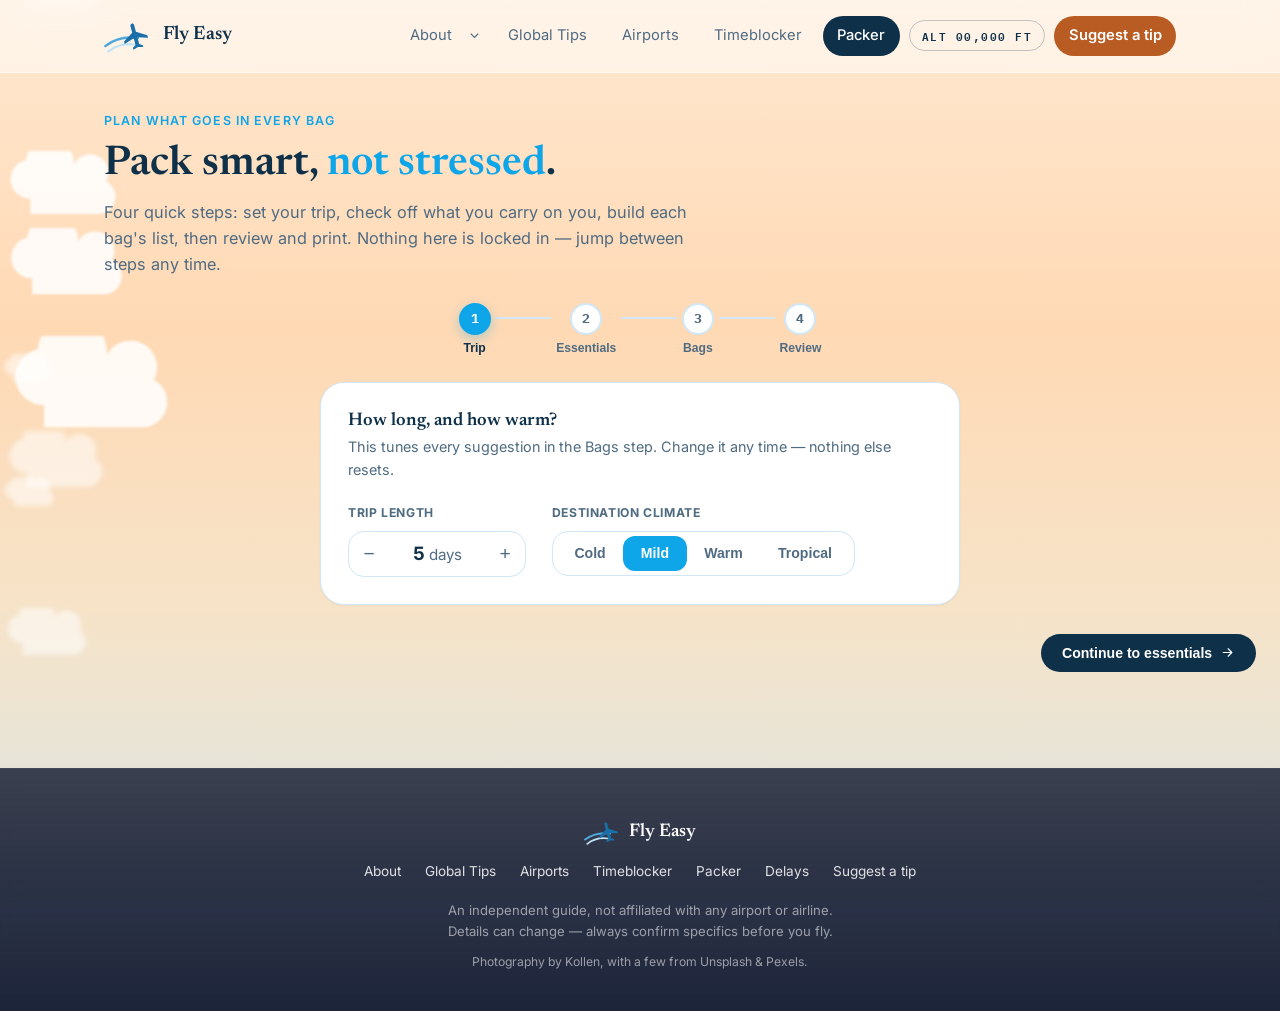
<file: packer.html>
<!doctype html>
<html lang="en">
<head>
<meta charset="UTF-8">
<meta name="viewport" content="width=device-width, initial-scale=1.0, viewport-fit=cover">
<title>Packer — Fly Easy</title>
<meta name="description" content="Plan what goes in every bag. Packer Assistant suggests what to pack by bag, tuned to your trip length and climate, and checked against TSA carry-on rules.">
<link rel="icon" href="data:image/svg+xml,<svg xmlns=%22http://www.w3.org/2000/svg%22 viewBox=%22195 118 212 224%22><path d=%22M21,16V14L13,9V3.5C13,2.67,12.33,2,11.5,2C10.67,2,10,2.67,10,3.5V9L2,14V16L10,13.5V19L7.5,20.5V22L11.5,21L15.5,22V20.5L13,19V13.5L21,16Z%22 fill=%22%231B6FA8%22 transform=%22translate(300,230) rotate(-15) scale(9) translate(-11.5,-12)%22/></svg>">
<link rel="manifest" href="manifest.webmanifest">
<link rel="apple-touch-icon" href="images/app/apple-touch-icon.png">
<meta name="theme-color" content="#F0F9FF">
<meta name="mobile-web-app-capable" content="yes">
<meta name="apple-mobile-web-app-capable" content="yes">
<meta name="apple-mobile-web-app-title" content="Fly Easy">
<meta name="apple-mobile-web-app-status-bar-style" content="black-translucent">
<link rel="preconnect" href="https://fonts.googleapis.com">
<link rel="preconnect" href="https://fonts.gstatic.com" crossorigin>
<link href="https://fonts.googleapis.com/css2?family=Newsreader:ital,wght@0,500;0,600;1,500&family=Inter:wght@400;500;600;700&family=IBM+Plex+Mono:wght@500;600&display=swap" rel="stylesheet">
<link rel="stylesheet" href="styles.css?v=118">
<link rel="stylesheet" href="motion.css?v=2">
<script src="motion.js?v=6"></script>
</head>
<body>

<a class="skip-link" href="#main">Skip to content</a>

<div class="page-transition" id="page-transition" aria-hidden="true">
  <div class="page-transition__veil"></div>
  <span class="page-transition__puff page-transition__puff--l"></span>
  <span class="page-transition__puff page-transition__puff--r"></span>
  <span class="page-transition__plane">
    <svg viewBox="0 0 24 24"><path d="M2 13l8-2 5-8 2 1-3 7 6-1 2 2-7 3-2 6-2-1 1-5-6 2z" fill="currentColor" stroke="none"/></svg>
  </span>
</div>

<header class="site-nav">
  <div class="site-nav__inner">
    <a class="site-nav__brand" href="index.html">
      <span class="site-nav__mark"><img src="images/flyeasy-mark.svg" alt="" width="48" height="34"></span>
      <span class="site-nav__word">Fly Easy</span>
    </a>
    <div class="site-nav__right">
      <nav class="site-nav__links" id="siteNavLinks" aria-label="Main navigation">
      <div class="site-nav__item site-nav__item--has-menu">
        <a href="index.html">About</a>
        <button class="site-nav__caret" type="button" aria-expanded="false" aria-controls="aboutMenu" aria-label="Show About sections">
          <svg viewBox="0 0 24 24" fill="none" stroke="currentColor" stroke-width="2" aria-hidden="true"><path d="M6 9l6 6 6-6"/></svg>
        </button>
        <div class="site-nav__menu" id="aboutMenu" role="menu" aria-label="About sections">
          <a href="index.html#who" role="menuitem">Who I am</a>
          <a href="index.html#what" role="menuitem">What travelers miss</a>
          <a href="index.html#why" role="menuitem">Why Fly Easy</a>
          <a href="index.html#how" role="menuitem">How it works</a>
          <a href="index.html#contact" role="menuitem">Contact me!</a>
        </div>
      </div>
      <a href="global.html">Global Tips</a>
      <a href="airports.html">Airports</a>
      <a href="timeblocker.html">Timeblocker</a>
      <a href="packer.html" aria-current="page">Packer</a>
      </nav>
      <a class="site-nav__cta" href="https://forms.gle/eSWeZWQoHny6DYSU7" target="_blank" rel="noopener">Suggest a tip</a>
      <button class="site-nav__toggle" id="siteNavToggle" type="button" aria-expanded="false" aria-controls="siteNavLinks" aria-label="Open menu">
        <svg viewBox="0 0 24 24" fill="none" stroke="currentColor" stroke-width="2" aria-hidden="true"><path d="M4 7h16M4 12h16M4 17h16"/></svg>
      </button>
    </div>
  </div>
</header>

<nav class="mobile-tabbar" aria-label="Primary">
  <a class="mobile-tabbar__item" href="index.html">
    <span class="icon mobile-tabbar__icon"><svg viewBox="0 0 24 24"><circle cx="12" cy="8" r="4"/><path d="M4 21c0-4.4 3.6-7 8-7s8 2.6 8 7"/></svg></span>
    <span class="mobile-tabbar__label">About</span>
  </a>
  <a class="mobile-tabbar__item" href="global.html">
    <span class="icon mobile-tabbar__icon"><svg viewBox="0 0 24 24"><circle cx="12" cy="12" r="9"/><path d="M3 12h18M12 3c2.5 2.5 4 6 4 9s-1.5 6.5-4 9c-2.5-2.5-4-6-4-9s1.5-6.5 4-9z"/></svg></span>
    <span class="mobile-tabbar__label">Global</span>
  </a>
  <a class="mobile-tabbar__item" href="airports.html">
    <span class="icon mobile-tabbar__icon"><svg viewBox="0 0 24 24"><path d="M12 21s-7-6.2-7-11.5a7 7 0 0114 0C19 14.8 12 21 12 21z"/><circle cx="12" cy="9.5" r="2.5"/></svg></span>
    <span class="mobile-tabbar__label">Airports</span>
  </a>
  <a class="mobile-tabbar__item" href="timeblocker.html">
    <span class="icon mobile-tabbar__icon"><svg viewBox="0 0 24 24"><circle cx="12" cy="12" r="9"/><path d="M12 7v5l3.5 2"/></svg></span>
    <span class="mobile-tabbar__label">Timeblocker</span>
  </a>
  <a class="mobile-tabbar__item" href="packer.html" aria-current="page"><span class="mobile-tabbar__mark" aria-hidden="true"></span>
    <span class="icon mobile-tabbar__icon"><svg viewBox="0 0 24 24"><rect x="4" y="5" width="16" height="16" rx="2.5"/><path d="M9 5V3h6v2M4 12h16"/></svg></span>
    <span class="mobile-tabbar__label">Packer</span>
  </a>
</nav>

<main id="main">

  <div class="pk-page">

  <section class="pk-hero pk-enter">
    <span class="eyebrow">Plan what goes in every bag</span>
    <h1>Pack smart, <em>not stressed</em>.</h1>
    <p>Four quick steps: set your trip, check off what you carry on you, build each bag's list, then review and print. Nothing here is locked in — jump between steps any time.</p>
  </section>

  <div class="pk-wizard-shell">

    <!-- STEP TRACKER -->
    <nav class="pk-steps" id="pk-steps" aria-label="Packing steps">
      <button type="button" class="pk-step" data-step="trip">
        <span class="pk-step__dot"><span class="pk-step__num">1</span><svg class="pk-step__check" viewBox="0 0 24 24" fill="none" stroke="currentColor" stroke-width="3" stroke-linecap="round" stroke-linejoin="round"><path d="M4 12l5 5L20 6"/></svg></span>
        <span class="pk-step__label">Trip</span>
      </button>
      <span class="pk-step__line" aria-hidden="true"></span>
      <button type="button" class="pk-step" data-step="essentials">
        <span class="pk-step__dot"><span class="pk-step__num">2</span><svg class="pk-step__check" viewBox="0 0 24 24" fill="none" stroke="currentColor" stroke-width="3" stroke-linecap="round" stroke-linejoin="round"><path d="M4 12l5 5L20 6"/></svg></span>
        <span class="pk-step__label">Essentials</span>
      </button>
      <span class="pk-step__line" aria-hidden="true"></span>
      <button type="button" class="pk-step" data-step="bags">
        <span class="pk-step__dot"><span class="pk-step__num">3</span><svg class="pk-step__check" viewBox="0 0 24 24" fill="none" stroke="currentColor" stroke-width="3" stroke-linecap="round" stroke-linejoin="round"><path d="M4 12l5 5L20 6"/></svg></span>
        <span class="pk-step__label">Bags</span>
      </button>
      <span class="pk-step__line" aria-hidden="true"></span>
      <button type="button" class="pk-step" data-step="review">
        <span class="pk-step__dot"><span class="pk-step__num">4</span><svg class="pk-step__check" viewBox="0 0 24 24" fill="none" stroke="currentColor" stroke-width="3" stroke-linecap="round" stroke-linejoin="round"><path d="M4 12l5 5L20 6"/></svg></span>
        <span class="pk-step__label">Review</span>
      </button>
    </nav>
    <p class="pk-steps-caption" id="pk-stepsCaption">Step 1 of 4 — Trip</p>

    <!-- STEP 1: TRIP -->
    <section class="pk-step-panel" data-step-panel="trip">
      <div class="pk-card pk-step-card pk-enter">
        <h2 class="pk-card__title">How long, and how warm?</h2>
        <p class="pk-card__sub">This tunes every suggestion in the Bags step. Change it any time — nothing else resets.</p>
        <div class="pk-trip-controls">
          <div class="pk-trip-field">
            <span class="pk-trip-field__label">Trip length</span>
            <div class="pk-stepper pk-stepper--lg" role="group" aria-label="Trip length">
              <button type="button" id="pk-daysDown" aria-label="One day fewer">&minus;</button>
              <span class="pk-stepper__val"><b id="pk-daysVal">5</b> days</span>
              <button type="button" id="pk-daysUp" aria-label="One day more">+</button>
            </div>
          </div>
          <div class="pk-trip-field">
            <span class="pk-trip-field__label">Destination climate</span>
            <div class="pk-segment pk-segment--lg" id="pk-climate" role="group" aria-label="Destination climate">
              <button type="button" data-climate="cold">Cold</button>
              <button type="button" data-climate="mild" class="is-active">Mild</button>
              <button type="button" data-climate="warm">Warm</button>
              <button type="button" data-climate="tropical">Tropical</button>
            </div>
          </div>
        </div>
      </div>
      <div class="pk-step-actions pk-step-actions--end">
        <button type="button" class="pk-btn pk-btn--primary" data-goto="essentials">Continue to essentials <span class="icon"><svg viewBox="0 0 24 24" fill="none" stroke="currentColor" stroke-width="2"><path d="M5 12h14M13 6l6 6-6 6"/></svg></span></button>
      </div>
    </section>

    <!-- STEP 2: ESSENTIALS -->
    <section class="pk-step-panel" data-step-panel="essentials">

      <div class="pk-runway pk-enter" id="pk-runway">
        <div class="pk-runway__top">
          <span class="pk-runway__label">Essentials Packing Progress</span>
          <span class="pk-runway__pct" id="pk-runwayPct">0%</span>
        </div>
        <div class="pk-runway__track">
          <div class="pk-runway__fill" id="pk-runwayFill"></div>
          <span class="pk-runway__plane" id="pk-runwayPlane">
            <svg viewBox="0 0 24 24" fill="currentColor"><path d="M21,16V14L13,9V3.5C13,2.67,12.33,2,11.5,2C10.67,2,10,2.67,10,3.5V9L2,14V16L10,13.5V19L7.5,20.5V22L11.5,21L15.5,22V20.5L13,19V13.5L21,16Z"/></svg>
          </span>
        </div>
        <div class="pk-runway__foot">
          <p class="pk-runway__status" id="pk-runwayStatus">Add items below to start tracking what's packed.</p>
          <span class="pk-runway__badge">
            <span class="icon"><svg viewBox="0 0 24 24" fill="none" stroke="currentColor" stroke-width="2"><path d="M4 12l5 5L20 6"/></svg></span>
            Cleared for departure
          </span>
        </div>
      </div>

      <div class="pk-card pk-essentials-card pk-enter" id="pk-essentialsCard">
        <div class="pk-essentials-card__head">
          <span class="pk-essentials-card__icon icon"><svg viewBox="0 0 24 24" fill="none" stroke="currentColor" stroke-width="1.8"><path d="M12 3l7 3v6c0 4.5-3 7.5-7 9-4-1.5-7-4.5-7-9V6l7-3z"/><path d="M9 12l2 2 4-4"/></svg></span>
          <div>
            <h2 class="pk-card__title">The essentials</h2>
            <p class="pk-card__sub">Not tied to any bag — keep these on you or in your personal item, not checked.</p>
            <p class="pk-essentials-warn">
              <span class="icon"><svg viewBox="0 0 24 24" fill="none" stroke="currentColor" stroke-width="1.9"><path d="M12 3L2 20h20L12 3z"/><path d="M12 10v4"/><circle cx="12" cy="17" r="0.6" fill="currentColor" stroke="none"/></svg></span>
              <span>Physically double-check each one — a missing passport or wallet ends a trip before it starts.</span>
            </p>
          </div>
        </div>
        <div class="pk-essentials-grid" id="pk-essentialsList"></div>
        <div class="pk-add-custom">
          <input type="text" id="pk-essentialsInput" placeholder="Add another essential…">
          <button id="pk-essentialsAddBtn" type="button">Add</button>
        </div>
      </div>

      <div class="pk-step-actions">
        <button type="button" class="pk-btn pk-btn--ghost" data-goto="trip"><span class="icon"><svg viewBox="0 0 24 24" fill="none" stroke="currentColor" stroke-width="2"><path d="M19 12H5M11 6l-6 6 6 6"/></svg></span> Trip</button>
        <button type="button" class="pk-btn pk-btn--primary" data-goto="bags">Continue to bags <span class="icon"><svg viewBox="0 0 24 24" fill="none" stroke="currentColor" stroke-width="2"><path d="M5 12h14M13 6l6 6-6 6"/></svg></span></button>
      </div>
    </section>

    <!-- STEP 3: BAGS -->
    <section class="pk-step-panel" data-step-panel="bags">
      <div class="pk-wrap">

       <div class="pk-main-col">

        <div class="pk-bags-head pk-enter">
          <div>
            <h2 class="pk-bags-head__title">Your bags</h2>
            <p class="pk-bags-head__sub">Add every bag you're bringing, then tap one to build its list.</p>
          </div>
        </div>

        <div class="pk-airline-warn pk-enter">
          <span class="pk-airline-warn__icon icon"><svg viewBox="0 0 24 24" fill="none" stroke="currentColor" stroke-width="1.9"><path d="M12 3L2 20h20L12 3z"/><path d="M12 10v4"/><circle cx="12" cy="17" r="0.6" fill="currentColor" stroke="none"/></svg></span>
          <div>
            <p class="pk-airline-warn__title">Check your airline before you pack</p>
            <p class="pk-airline-warn__text">Every airline sets its own rules — <b>how many bags</b> you get, and the <b>weight and size limit</b> for each one. Going over costs money at the airport.</p>
          </div>
        </div>

        <div class="pk-tabs" id="pk-tabs"></div>

        <div class="pk-bag-picker" id="pk-bagPicker">
          <div class="pk-bag-picker__group">
            <p class="pk-bag-picker__label">Carry-on <span>— stays with you, goes through security</span></p>
            <div class="pk-bag-picker__row">
              <button class="pk-bag-option" data-bagtype="backpack" type="button"><span class="icon"><svg viewBox="0 0 24 24" fill="none" stroke="currentColor" stroke-width="1.8"><path d="M7 8V6a5 5 0 0110 0v2"/><rect x="5" y="8" width="14" height="13" rx="2.5"/><path d="M9 12h6"/></svg></span>Carry-on Backpack</button>
              <button class="pk-bag-option" data-bagtype="personal" type="button"><span class="icon"><svg viewBox="0 0 24 24" fill="none" stroke="currentColor" stroke-width="1.8"><rect x="4" y="9" width="16" height="11" rx="2"/><path d="M8 9V7a3 3 0 016 0v2"/></svg></span>Personal Item</button>
              <button class="pk-bag-option" data-bagtype="carryon" type="button"><span class="icon"><svg viewBox="0 0 24 24" fill="none" stroke="currentColor" stroke-width="1.8"><rect x="5" y="4" width="14" height="17" rx="2.5"/><path d="M9 4V2.5h6V4M9 9v8M15 9v8"/></svg></span>Carry-on Luggage</button>
            </div>
          </div>
          <div class="pk-bag-picker__group">
            <p class="pk-bag-picker__label">Checked &amp; sports <span>— goes in the cargo hold, not with you</span></p>
            <div class="pk-bag-picker__row">
              <button class="pk-bag-option" data-bagtype="checked" type="button"><span class="icon"><svg viewBox="0 0 24 24" fill="none" stroke="currentColor" stroke-width="1.8"><rect x="4" y="5" width="16" height="16" rx="2.5"/><path d="M9 5V3h6v2M4 12h16"/></svg></span>Checked Bag</button>
              <button class="pk-bag-option" data-bagtype="sports" type="button"><span class="icon"><svg viewBox="0 0 24 24" fill="none" stroke="currentColor" stroke-width="1.8"><rect x="3" y="9" width="18" height="9" rx="3"/><path d="M8 9V7a1 1 0 011-1h6a1 1 0 011 1v2"/></svg></span>Sports / Ski Bag</button>
            </div>
          </div>
        </div>

        <!-- BAG PANELS get injected here -->
        <div id="pk-bagPanels"></div>

       </div><!-- /.pk-main-col -->

       <!-- TSA TIPS — sticky side rail, only relevant while you're deciding
            what goes in each bag -->
       <aside class="pk-side-col">
        <div class="pk-card pk-tsa-panel is-open pk-enter" id="pk-tsaPanel">
          <div class="pk-tsa-head" id="pk-tsaHead">
            <div class="pk-tsa-head__left">
              <span class="pk-tsa-head__icon icon"><svg viewBox="0 0 24 24" fill="none" stroke="currentColor" stroke-width="1.8"><path d="M12 3l7 3v6c0 4.5-3 7.5-7 9-4-1.5-7-4.5-7-9V6l7-3z"/><path d="M12 8v5M12 16v.3"/></svg></span>
              <div>
                <h2>TSA basics</h2>
                <p class="pk-tsa-head__sub">What trips people up most.</p>
              </div>
            </div>
            <span class="pk-tsa-caret icon"><svg viewBox="0 0 24 24" fill="none" stroke="currentColor" stroke-width="2"><path d="M6 9l6 6 6-6"/></svg></span>
          </div>
          <div class="pk-tsa-body">
            <div class="pk-tsa-list">

              <div class="pk-rule pk-rule--limit">
                <p class="pk-rule__head"><span class="pk-rule__emoji">🧴</span> Liquids &mdash; 3-1-1</p>
                <ul class="pk-rule__points">
                  <li><b>3.4 oz</b> max per container, 1 quart bag</li>
                  <li>Bigger &rarr; checked bag</li>
                </ul>
              </div>

              <div class="pk-rule pk-rule--no">
                <p class="pk-rule__head"><span class="pk-rule__emoji">🔋</span> Batteries &amp; power banks</p>
                <ul class="pk-rule__points">
                  <li class="is-bad"><b>Never</b> checked &mdash; carry-on only</li>
                  <li>Up to 100 Wh each (100–160 Wh needs airline OK)</li>
                </ul>
              </div>

              <div class="pk-rule pk-rule--no">
                <p class="pk-rule__head"><span class="pk-rule__emoji">🔪</span> Knives &amp; multi-tools</p>
                <ul class="pk-rule__points">
                  <li class="is-bad">Any blade &rarr; checked only</li>
                </ul>
              </div>

              <div class="pk-rule pk-rule--yes">
                <p class="pk-rule__head"><span class="pk-rule__emoji">🍪</span> Food &amp; snacks</p>
                <ul class="pk-rule__points">
                  <li class="is-ok">Solid food &mdash; either bag</li>
                  <li class="is-warn">Spreads count as liquids</li>
                </ul>
              </div>

              <div class="pk-rule pk-rule--info">
                <p class="pk-rule__head"><span class="pk-rule__emoji">👟</span> At the checkpoint</p>
                <ul class="pk-rule__points">
                  <li class="is-ok"><b>Shoes stay on</b></li>
                  <li><b>PreCheck:</b> laptop &amp; liquids stay in your bag</li>
                </ul>
              </div>

            </div>
            <p class="pk-tsa-foot">From TSA&rsquo;s own guidance. Rules change &mdash; check <a href="https://www.tsa.gov/travel/security-screening/whatcanibring/all" target="_blank" rel="noopener">tsa.gov/whatcanibring</a>.</p>
          </div>
        </div>
       </aside>

      </div><!-- /.pk-wrap -->

      <div class="pk-step-actions">
        <button type="button" class="pk-btn pk-btn--ghost" data-goto="essentials"><span class="icon"><svg viewBox="0 0 24 24" fill="none" stroke="currentColor" stroke-width="2"><path d="M19 12H5M11 6l-6 6 6 6"/></svg></span> Essentials</button>
        <button type="button" class="pk-btn pk-btn--primary" data-goto="review">Continue to review <span class="icon"><svg viewBox="0 0 24 24" fill="none" stroke="currentColor" stroke-width="2"><path d="M5 12h14M13 6l6 6-6 6"/></svg></span></button>
      </div>
    </section>

    <!-- STEP 4: REVIEW -->
    <section class="pk-step-panel" data-step-panel="review">
      <div class="pk-card pk-review-card pk-enter">
        <h2 class="pk-card__title">Review &amp; print</h2>
        <p class="pk-card__sub">A last look before you head out.</p>
        <div class="pk-review-summary" id="pk-reviewSummary"></div>
        <div class="pk-review-tsa">
          <span class="icon"><svg viewBox="0 0 24 24" fill="none" stroke="currentColor" stroke-width="1.9"><path d="M12 3L2 20h20L12 3z"/><path d="M12 10v4"/><circle cx="12" cy="17" r="0.6" fill="currentColor" stroke="none"/></svg></span>
          <span>Last check: liquids under 3.4oz, power banks in carry-on only, blades in checked only. Full rules on the Bags step.</span>
        </div>
        <div class="pk-actions">
          <button class="pk-btn pk-btn--primary" id="pk-printAll" type="button">
            <span class="icon"><svg viewBox="0 0 24 24" fill="none" stroke="currentColor" stroke-width="2"><path d="M6 9V3h12v6M6 18H4a1 1 0 01-1-1v-5a2 2 0 012-2h14a2 2 0 012 2v5a1 1 0 01-1 1h-2M6 14h12v7H6z"/></svg></span>
            Print all lists
          </button>
        </div>
      </div>
      <div class="pk-step-actions">
        <button type="button" class="pk-btn pk-btn--ghost" data-goto="bags"><span class="icon"><svg viewBox="0 0 24 24" fill="none" stroke="currentColor" stroke-width="2"><path d="M19 12H5M11 6l-6 6 6 6"/></svg></span> Bags</button>
      </div>
    </section>

  </div><!-- /.pk-wizard-shell -->

  </div><!-- /.pk-page -->

</main>

<!-- hidden print-only sheet, filled in by JS right before printing -->
<div class="pk-print-sheet" id="pk-printSheet"></div>

<footer class="site-footer">
  <div class="container site-footer__inner">
    <p class="site-footer__brand"><img src="images/flyeasy-mark.svg" alt="" width="37" height="26">Fly Easy</p>
    <nav class="site-footer__links" aria-label="Footer navigation">
      <a href="index.html">About</a>
      <a href="global.html">Global Tips</a>
      <a href="airports.html">Airports</a>
      <a href="timeblocker.html">Timeblocker</a>
      <a href="packer.html">Packer</a>
      <a href="delays.html">Delays</a>
      <a href="https://forms.gle/eSWeZWQoHny6DYSU7" target="_blank" rel="noopener">Suggest a tip</a>
    </nav>
    <p class="site-footer__note">An independent guide, not affiliated with any airport or airline. Details can change — always confirm specifics before you fly.</p>
    <p class="site-footer__credit">Photography by Kollen, with a few from Unsplash &amp; Pexels.</p>
  </div>
</footer>

<div class="survey-toast" id="surveyToast" hidden>
  <button class="survey-toast__close" type="button" aria-label="Dismiss">
    <svg viewBox="0 0 24 24" fill="none" stroke="currentColor" stroke-width="2" aria-hidden="true"><path d="M6 6l12 12M18 6L6 18"/></svg>
  </button>
  <p class="survey-toast__title">Got a sec?</p>
  <p class="survey-toast__text">Help shape Fly Easy — a quick survey on what's working and what's missing.</p>
  <a class="survey-toast__cta" id="surveyToastCta" href="https://forms.gle/eSWeZWQoHny6DYSU7" target="_blank" rel="noopener">Take the survey</a>
</div>

<script src="script.js?v=122"></script>
</body>
</html>
</file>
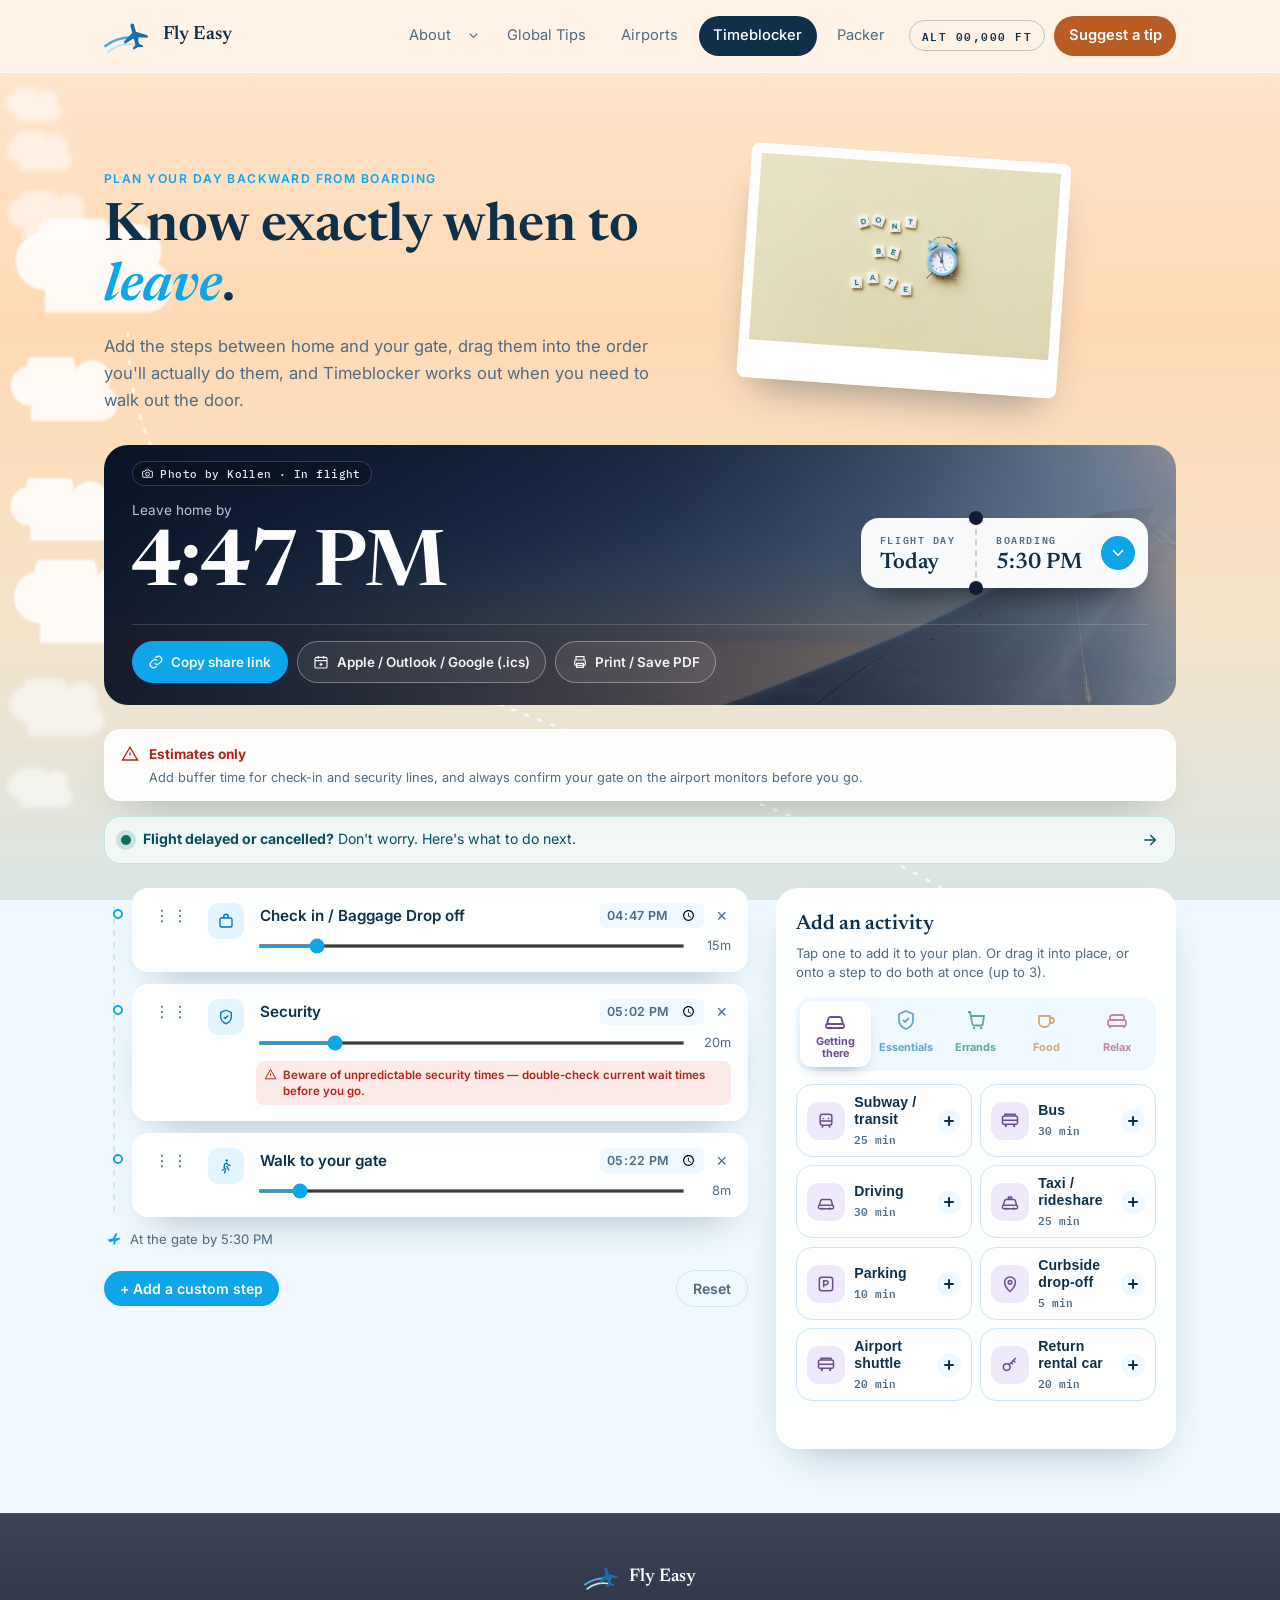
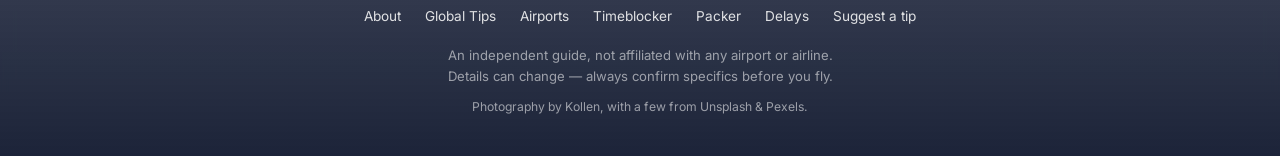
<file: timeblocker.html>
<!doctype html>
<html lang="en">
<head>
<meta charset="UTF-8">
<meta name="viewport" content="width=device-width, initial-scale=1.0, viewport-fit=cover">
<title>Timeblocker — Fly Easy</title>
<meta name="description" content="Plan your day backward from boarding. Add the steps between home and your gate, drag them into order, and Fly Easy tells you when to leave.">
<link rel="icon" href="data:image/svg+xml,<svg xmlns=%22http://www.w3.org/2000/svg%22 viewBox=%22195 118 212 224%22><path d=%22M21,16V14L13,9V3.5C13,2.67,12.33,2,11.5,2C10.67,2,10,2.67,10,3.5V9L2,14V16L10,13.5V19L7.5,20.5V22L11.5,21L15.5,22V20.5L13,19V13.5L21,16Z%22 fill=%22%231B6FA8%22 transform=%22translate(300,230) rotate(-15) scale(9) translate(-11.5,-12)%22/></svg>">
<link rel="manifest" href="manifest.webmanifest">
<link rel="apple-touch-icon" href="images/app/apple-touch-icon.png">
<meta name="theme-color" content="#F0F9FF">
<meta name="mobile-web-app-capable" content="yes">
<meta name="apple-mobile-web-app-capable" content="yes">
<meta name="apple-mobile-web-app-title" content="Fly Easy">
<meta name="apple-mobile-web-app-status-bar-style" content="black-translucent">
<link rel="preconnect" href="https://fonts.googleapis.com">
<link rel="preconnect" href="https://fonts.gstatic.com" crossorigin>
<link href="https://fonts.googleapis.com/css2?family=Newsreader:ital,wght@0,500;0,600;1,500&family=Inter:wght@400;500;600;700&family=IBM+Plex+Mono:wght@500;600&display=swap" rel="stylesheet">
<link rel="stylesheet" href="styles.css?v=118">
<link rel="stylesheet" href="motion.css?v=2">
<script src="motion.js?v=6"></script>
</head>
<body>

<a class="skip-link" href="#main">Skip to content</a>

<div class="page-transition" id="page-transition" aria-hidden="true">
  <div class="page-transition__veil"></div>
  <span class="page-transition__puff page-transition__puff--l"></span>
  <span class="page-transition__puff page-transition__puff--r"></span>
  <span class="page-transition__plane">
    <svg viewBox="0 0 24 24"><path d="M2 13l8-2 5-8 2 1-3 7 6-1 2 2-7 3-2 6-2-1 1-5-6 2z" fill="currentColor" stroke="none"/></svg>
  </span>
</div>

<header class="site-nav">
  <div class="site-nav__inner">
    <a class="site-nav__brand" href="index.html">
      <span class="site-nav__mark"><img src="images/flyeasy-mark.svg" alt="" width="48" height="34"></span>
      <span class="site-nav__word">Fly Easy</span>
    </a>
    <div class="site-nav__right">
      <nav class="site-nav__links" id="siteNavLinks" aria-label="Main navigation">
      <div class="site-nav__item site-nav__item--has-menu">
        <a href="index.html">About</a>
        <button class="site-nav__caret" type="button" aria-expanded="false" aria-controls="aboutMenu" aria-label="Show About sections">
          <svg viewBox="0 0 24 24" fill="none" stroke="currentColor" stroke-width="2" aria-hidden="true"><path d="M6 9l6 6 6-6"/></svg>
        </button>
        <div class="site-nav__menu" id="aboutMenu" role="menu" aria-label="About sections">
          <a href="index.html#who" role="menuitem">Who I am</a>
          <a href="index.html#what" role="menuitem">What travelers miss</a>
          <a href="index.html#why" role="menuitem">Why Fly Easy</a>
          <a href="index.html#how" role="menuitem">How it works</a>
          <a href="index.html#contact" role="menuitem">Contact me!</a>
        </div>
      </div>
      <a href="global.html">Global Tips</a>
      <a href="airports.html">Airports</a>
      <a href="timeblocker.html" aria-current="page">Timeblocker</a>
      <a href="packer.html">Packer</a>
      </nav>
      <a class="site-nav__cta" href="https://forms.gle/eSWeZWQoHny6DYSU7" target="_blank" rel="noopener">Suggest a tip</a>
      <button class="site-nav__toggle" id="siteNavToggle" type="button" aria-expanded="false" aria-controls="siteNavLinks" aria-label="Open menu">
        <svg viewBox="0 0 24 24" fill="none" stroke="currentColor" stroke-width="2" aria-hidden="true"><path d="M4 7h16M4 12h16M4 17h16"/></svg>
      </button>
    </div>
  </div>
</header>

<nav class="mobile-tabbar" aria-label="Primary">
  <a class="mobile-tabbar__item" href="index.html">
    <span class="icon mobile-tabbar__icon"><svg viewBox="0 0 24 24"><circle cx="12" cy="8" r="4"/><path d="M4 21c0-4.4 3.6-7 8-7s8 2.6 8 7"/></svg></span>
    <span class="mobile-tabbar__label">About</span>
  </a>
  <a class="mobile-tabbar__item" href="global.html">
    <span class="icon mobile-tabbar__icon"><svg viewBox="0 0 24 24"><circle cx="12" cy="12" r="9"/><path d="M3 12h18M12 3c2.5 2.5 4 6 4 9s-1.5 6.5-4 9c-2.5-2.5-4-6-4-9s1.5-6.5 4-9z"/></svg></span>
    <span class="mobile-tabbar__label">Global</span>
  </a>
  <a class="mobile-tabbar__item" href="airports.html">
    <span class="icon mobile-tabbar__icon"><svg viewBox="0 0 24 24"><path d="M12 21s-7-6.2-7-11.5a7 7 0 0114 0C19 14.8 12 21 12 21z"/><circle cx="12" cy="9.5" r="2.5"/></svg></span>
    <span class="mobile-tabbar__label">Airports</span>
  </a>
  <a class="mobile-tabbar__item" href="timeblocker.html" aria-current="page"><span class="mobile-tabbar__mark" aria-hidden="true"></span>
    <span class="icon mobile-tabbar__icon"><svg viewBox="0 0 24 24"><circle cx="12" cy="12" r="9"/><path d="M12 7v5l3.5 2"/></svg></span>
    <span class="mobile-tabbar__label">Timeblocker</span>
  </a>
  <a class="mobile-tabbar__item" href="packer.html">
    <span class="icon mobile-tabbar__icon"><svg viewBox="0 0 24 24"><rect x="4" y="5" width="16" height="16" rx="2.5"/><path d="M9 5V3h6v2M4 12h16"/></svg></span>
    <span class="mobile-tabbar__label">Packer</span>
  </a>
</nav>

<main id="main">

  <section class="container tb-wrap">

    <div class="tb-pagehead">
      <span class="tb-pagehead__polaroid" style="background-image: url('images/dont-be-late-tiles.jpg');" aria-hidden="true"></span>
      <p class="eyebrow">Plan your day backward from boarding</p>
      <h1>Know exactly when to <em>leave</em>.</h1>
      <p class="tb-pagehead__sub">Add the steps between home and your gate, drag them into the order you'll actually do them, and Timeblocker works out when you need to walk out the door.</p>
    </div>

    <div class="tb-hero">
      <span class="photo-credit tb-hero__credit"><svg viewBox="0 0 24 24" aria-hidden="true"><path d="M4 8h3l2-2.5h6L17 8h3a1 1 0 011 1v9a1 1 0 01-1 1H4a1 1 0 01-1-1V9a1 1 0 011-1z"/><circle cx="12" cy="13" r="3.5"/></svg>Photo by Kollen · In flight</span>
      <div class="tb-hero__row">
        <div>
          <p class="tb-hero__leave-label">Leave home by</p>
          <p class="tb-hero__leave-time" id="tb-leaveTime">—</p>
        </div>
        <div class="tb-when-wrap">
          <button type="button" class="tb-when" id="tb-whenBtn" aria-haspopup="dialog" aria-expanded="false" aria-label="Change flight day and boarding time">
            <span class="tb-when__cell"><span class="tb-when__label">Flight day</span><span class="tb-when__value" id="tb-whenDate">Today</span></span>
            <span class="tb-when__cell tb-when__cell--time"><span class="tb-when__label">Boarding</span><span class="tb-when__value" id="tb-whenTime">5:30 PM</span></span>
            <span class="tb-when__edit" aria-hidden="true"><svg viewBox="0 0 24 24" fill="none" stroke="currentColor" stroke-width="2.2" stroke-linecap="round" stroke-linejoin="round"><path d="M6 9l6 6 6-6"/></svg></span>
          </button>
          <input type="date" id="tb-flightDate" hidden>
          <input type="time" id="tb-boardingTime" value="17:30" hidden>
        </div>
      </div>
      <div class="tb-hero__tools">
        <button class="tb-tool-btn tb-tool-btn--primary" id="tb-copyLink" type="button">
          <svg viewBox="0 0 24 24" fill="none" stroke="currentColor" stroke-width="1.8" aria-hidden="true"><path d="M10 14a5 5 0 007.07 0l2.12-2.12a5 5 0 00-7.07-7.07L11 5.93"/><path d="M14 10a5 5 0 00-7.07 0l-2.12 2.12a5 5 0 007.07 7.07L13 18.07"/></svg>
          Copy share link
        </button>
        <button class="tb-tool-btn" id="tb-icsBtn" type="button">
          <svg viewBox="0 0 24 24" fill="none" stroke="currentColor" stroke-width="1.8" aria-hidden="true"><rect x="3" y="5" width="18" height="16" rx="2"/><path d="M8 3v4M16 3v4M3 10h18"/><path d="M12 13v5M9.5 15.5h5"/></svg>
          Apple / Outlook / Google (.ics)
        </button>
        <button class="tb-tool-btn" id="tb-printBtn" type="button">
          <svg viewBox="0 0 24 24" fill="none" stroke="currentColor" stroke-width="1.8" aria-hidden="true"><path d="M6 9V4h12v5"/><rect x="4" y="9" width="16" height="8" rx="2"/><path d="M7 14h10v6H7z"/></svg>
          Print / Save PDF
        </button>
        <span class="tb-hero__status" id="tb-shareStatus" aria-live="polite"></span>
      </div>
      <p class="tb-hero__warning" id="tb-warning"></p>
    </div>

    <div class="tb-notice">
      <svg class="tb-notice__icon" viewBox="0 0 24 24" fill="none" stroke="currentColor" stroke-width="1.8" aria-hidden="true"><path d="M12 3L2 20h20L12 3z"/><path d="M12 10v4"/><circle cx="12" cy="17" r="0.6" fill="currentColor" stroke="none"/></svg>
      <div>
        <p class="tb-notice__title">Estimates only</p>
        <p class="tb-notice__text">Add buffer time for check-in and security lines, and always confirm your gate on the airport monitors before you go.</p>
      </div>
    </div>

    <a class="tb-delay-link" href="delays.html">
      <span class="tb-delay-link__dot" aria-hidden="true"></span>
      <span class="tb-delay-link__text"><strong>Flight delayed or cancelled?</strong> Don't worry. Here's what to do next.</span>
      <svg viewBox="0 0 24 24" fill="none" stroke="currentColor" stroke-width="2" stroke-linecap="round" stroke-linejoin="round" aria-hidden="true"><path d="M5 12h14M13 6l6 6-6 6"/></svg>
    </a>

    <div class="tb-layout">
      <div class="tb-main-col">

        <div class="tb-timeline" id="tb-timeline">
          <div class="tb-timeline__rail" aria-hidden="true"></div>
        </div>

        <div class="tb-board-marker">
          <svg viewBox="0 0 24 24" fill="currentColor" aria-hidden="true"><path d="M2 13l8-2 5-8 2 1-3 7 6-1 2 2-7 3-2 6-2-1 1-5-6 2z"/></svg>
          <span class="tb-board-marker__text" id="tb-boardTime">At the gate by 5:30 PM</span>
        </div>

        <div class="tb-actions">
          <button class="tb-add-btn" id="tb-addBtn" type="button">+ Add a custom step</button>
          <button class="tb-reset-btn" id="tb-resetBtn" type="button">Reset</button>
        </div>
      </div>

      <div class="tb-side-col">
        <div class="tb-pick" id="tb-pick" aria-label="Add an activity">
          <span class="tb-pick__grab" aria-hidden="true"></span>
          <div class="tb-pick__head">
            <p class="tb-pick__title">Add an activity</p>
            <button class="tb-pick__close" id="tb-pickClose" type="button">Done</button>
          </div>
          <p class="tb-pick__hint"><span class="tb-pick__hint-tap">Tap one to add it to your plan.</span><span class="tb-pick__hint-drag"> Or drag it into place, or onto a step to do both at once (up to 3).</span></p>
          <div class="tb-pick__tabs" id="tb-pickTabs" role="tablist" aria-label="Activity type"></div>
          <div class="tb-pick__stage" id="tb-activitySections"></div>
          <p class="tb-pick__toast" id="tb-pickToast" aria-live="polite"></p>
        </div>
      </div>
    </div>

    <button class="tb-pick-fab" id="tb-pickFab" type="button" aria-controls="tb-pick" aria-expanded="false">
      <svg viewBox="0 0 24 24" fill="none" stroke="currentColor" stroke-width="2.4" stroke-linecap="round" aria-hidden="true"><path d="M12 5v14M5 12h14"/></svg>
      Add activity
    </button>
    <div class="tb-sheet-backdrop" id="tb-pickBackdrop" hidden></div>

    <div class="tb-print-sheet" id="tb-printSheet" aria-hidden="true"></div>

  </section>

</main>

<footer class="site-footer">
  <div class="container site-footer__inner">
    <p class="site-footer__brand"><img src="images/flyeasy-mark.svg" alt="" width="37" height="26">Fly Easy</p>
    <nav class="site-footer__links" aria-label="Footer navigation">
      <a href="index.html">About</a>
      <a href="global.html">Global Tips</a>
      <a href="airports.html">Airports</a>
      <a href="timeblocker.html">Timeblocker</a>
      <a href="packer.html">Packer</a>
      <a href="delays.html">Delays</a>
      <a href="https://forms.gle/eSWeZWQoHny6DYSU7" target="_blank" rel="noopener">Suggest a tip</a>
    </nav>
    <p class="site-footer__note">An independent guide, not affiliated with any airport or airline. Details can change — always confirm specifics before you fly.</p>
    <p class="site-footer__credit">Photography by Kollen, with a few from Unsplash &amp; Pexels.</p>
  </div>
</footer>

<div class="survey-toast" id="surveyToast" hidden>
  <button class="survey-toast__close" type="button" aria-label="Dismiss">
    <svg viewBox="0 0 24 24" fill="none" stroke="currentColor" stroke-width="2" aria-hidden="true"><path d="M6 6l12 12M18 6L6 18"/></svg>
  </button>
  <p class="survey-toast__title">Got a sec?</p>
  <p class="survey-toast__text">Help shape Fly Easy — a quick survey on what's working and what's missing.</p>
  <a class="survey-toast__cta" id="surveyToastCta" href="https://forms.gle/eSWeZWQoHny6DYSU7" target="_blank" rel="noopener">Take the survey</a>
</div>

<script src="script.js?v=122"></script>
</body>
</html>
</file>
<file: styles.css>
/* ============================================================
   Fly Easy — Serene Skyway design system
   Calm, editorial, light-blue. Serif headlines (Newsreader) +
   Inter for body/UI. Mono reserved only for airport codes.
   ============================================================ */

:root {
  /* Named palette */
  --sky-mist: #F0F9FF;
  --sky-pale: #E3F2FB;
  --cloud-white: #FFFFFF;
  --deep-navy: #0F3049;
  --horizon-blue: #0EA5E9;
  --amber-badge: #E3A548;

  /* Derived */
  --text-muted: #4F6B82;
  --border-soft: #CFE7F6;
  --icon-bg: #E1F1FB;

  /* Journey phases (Global Tips) */
  --phase-booking: #A23B72;
  --phase-booking-tint: #FBE9F2;
  --phase-predeparture: #6B4E8C;
  --phase-predeparture-tint: #EFEAFB;
  --phase-departure: #0972A6;
  --phase-departure-tint: #E3F5FE;
  --phase-inflight: #0A6E63;
  --phase-inflight-tint: #E1F4F1;
  --phase-arrival: #B85C24;
  --phase-arrival-tint: #FCEADD;
  --tip-highlight: #B8791F;
  --tip-highlight-tint: #FBF1DD;
  /* Distinct from --tip-highlight so "Food & drink" and "Relax &
     explore" don't read as the same muddy amber in the sidebar. */
  --heading-explore: #9C3D5E;
  --warning-red: #B42318;
  --warning-red-tint: #FCEAE8;

  /* Type */
  --font-display: "Newsreader", Georgia, serif;
  --font-body: "Inter", ui-sans-serif, system-ui, sans-serif;
  --font-mono: "IBM Plex Mono", ui-monospace, SFMono-Regular, monospace;

  /* Layout */
  --max-width: 1120px;
  --radius-lg: 24px;
  --radius-md: 16px;
  --radius-pill: 999px;

  --ease: cubic-bezier(0.16, 1, 0.3, 1);
}

*, *::before, *::after { box-sizing: border-box; }

html { scroll-padding-top: calc(90px + env(safe-area-inset-top, 0px)); }

body {
  margin: 0;
  background: var(--sky-mist);
  color: var(--deep-navy);
  font-family: var(--font-body);
  font-size: 16px;
  line-height: 1.6;
  -webkit-font-smoothing: antialiased;
}

img, svg { display: block; max-width: 100%; }
a { color: inherit; }

h1, h2, h3 {
  font-family: var(--font-display);
  line-height: 1.15;
  margin: 0;
  font-weight: 600;
  color: var(--deep-navy);
}

p { margin: 0; }
ul { margin: 0; padding: 0; list-style: none; }

.icon svg {
  width: 100%;
  height: 100%;
  fill: none;
  stroke: currentColor;
  stroke-width: 1.75;
  stroke-linecap: round;
  stroke-linejoin: round;
}

.skip-link {
  position: absolute;
  left: -9999px;
  top: 0;
  background: var(--deep-navy);
  color: var(--cloud-white);
  padding: 0.75rem 1.25rem;
  border-radius: 0 0 8px 0;
  z-index: 200;
}
.skip-link:focus { left: 0; }

:focus-visible {
  outline: 3px solid var(--horizon-blue);
  outline-offset: 3px;
  border-radius: 4px;
}

/* ============================================================
   Page transition (plane-flying enter/exit between pages)
   Enter animation is pure CSS (no JS dependency, no flash-of-
   content risk). Exit animation is triggered by script.js on
   internal link clicks, before the browser navigates away.
   ============================================================ */
.page-transition {
  position: fixed;
  inset: 0;
  z-index: 9999;
  display: flex;
  align-items: center;
  justify-content: center;
  pointer-events: none;
}
.page-transition__veil {
  position: absolute;
  inset: 0;
  background: var(--sky-mist);
  opacity: 0.45;
  animation: pt-veil-fade 0.6s cubic-bezier(0.4, 0, 0.2, 1) 0.12s forwards;
}
.page-transition__plane {
  position: relative;
  display: block;
  width: 56px;
  height: 56px;
  color: var(--horizon-blue);
  opacity: 0;
  filter: drop-shadow(0 6px 12px rgba(15, 48, 73, 0.25));
  animation: pt-plane-fly 0.6s cubic-bezier(0.4, 0, 0.2, 1) 0.12s forwards;
}
.page-transition__plane svg { width: 100%; height: 100%; }

@keyframes pt-veil-fade {
  0% { opacity: 0.45; }
  65% { opacity: 0.45; }
  100% { opacity: 0; visibility: hidden; }
}
@keyframes pt-plane-fly {
  0% { transform: translateX(-55vw) translateY(16px) rotate(-8deg); opacity: 0; }
  18% { opacity: 1; }
  82% { opacity: 1; }
  100% { transform: translateX(55vw) translateY(-16px) rotate(6deg); opacity: 0; }
}

.page-transition.is-exiting .page-transition__veil {
  animation: pt-veil-fade-in 0.48s cubic-bezier(0.4, 0, 0.2, 1) forwards;
}
.page-transition.is-exiting .page-transition__plane {
  animation: pt-plane-fly 0.48s cubic-bezier(0.4, 0, 0.2, 1) forwards;
}
@keyframes pt-veil-fade-in {
  0% { opacity: 0; visibility: visible; }
  100% { opacity: 0.45; visibility: visible; }
}

@media (prefers-reduced-motion: reduce) {
  .page-transition { display: none; }
}

.eyebrow {
  font-family: var(--font-body);
  text-transform: uppercase;
  font-size: 0.76rem;
  letter-spacing: 0.12em;
  font-weight: 600;
  color: var(--horizon-blue);
  margin: 0 0 0.6rem;
}

.container {
  max-width: var(--max-width);
  margin: 0 auto;
  padding: 0 1.5rem;
}

/* ============================================================
   Nav
   ============================================================ */
.site-nav {
  position: sticky;
  top: 0;
  z-index: 100;
  background: rgba(240, 249, 255, 0.85);
  backdrop-filter: blur(10px);
  border-bottom: 1px solid var(--border-soft);
}

.site-nav__inner {
  max-width: var(--max-width);
  margin: 0 auto;
  padding: 1rem 1.5rem;
  display: flex;
  align-items: center;
  justify-content: space-between;
  gap: 1rem;
}

.site-nav__brand {
  display: inline-flex;
  align-items: center;
  gap: 0.65rem;
  text-decoration: none;
  color: var(--deep-navy);
  flex: none;
}
.site-nav__mark {
  display: flex;
  align-items: center;
  flex: none;
}
.site-nav__mark img { height: 34px; width: auto; display: block; }
.site-nav__word {
  font-family: var(--font-display);
  font-weight: 600;
  font-size: 1.2rem;
  letter-spacing: 0.01em;
}

/* Everything but the brand lives in one right-hand cluster, so the
   two of them can just split the row with justify-content: space-
   between — no fiddly 3-way distribution to get right. */
.site-nav__right {
  display: flex;
  align-items: center;
  gap: 0.6rem;
}

.site-nav__links {
  display: flex;
  gap: 0.4rem;
  font-size: 0.92rem;
}
.site-nav__links a {
  text-decoration: none;
  color: var(--text-muted);
  padding: 0.5rem 0.9rem;
  border-radius: var(--radius-pill);
  white-space: nowrap;
  transition: background 0.2s var(--ease), color 0.2s var(--ease);
}
.site-nav__links a:hover { background: var(--sky-pale); color: var(--deep-navy); }
.site-nav__links a[aria-current="page"] {
  background: var(--deep-navy);
  color: var(--cloud-white);
  font-weight: 500;
}
/* Distinct warm accent so this stands apart from the regular nav
   links — a deliberate "pop" rather than another blue/navy link.
   Sits outside .site-nav__links now so it stays visible even when
   the page links collapse into the hamburger menu below desktop. */
.site-nav__cta {
  display: inline-flex;
  align-items: center;
  text-decoration: none;
  padding: 0.5rem 0.9rem;
  border-radius: var(--radius-pill);
  background: var(--phase-arrival);
  color: var(--cloud-white);
  font-weight: 600;
  font-size: 0.92rem;
  white-space: nowrap;
  flex: none;
  transition: background 0.2s var(--ease);
}
.site-nav__cta:hover { background: #A34F1D; color: var(--cloud-white); }

/* Hidden by default; becomes the entry point to the page links
   once neither the full text nav nor the icon-only nav fit in one
   row (data-tier="menu", set by the nav-tier controller in script.js
   based on measured content width — see .site-nav[data-tier] below). */
.site-nav__toggle {
  display: none;
  align-items: center;
  justify-content: center;
  width: 42px;
  height: 42px;
  padding: 0;
  border-radius: var(--radius-pill);
  border: 1.5px solid var(--border-soft);
  background: var(--cloud-white);
  color: var(--deep-navy);
  cursor: pointer;
  flex: none;
  transition: border-color 0.2s var(--ease), color 0.2s var(--ease), background 0.2s var(--ease);
}
.site-nav__toggle svg { width: 19px; height: 19px; }
.site-nav__toggle:hover { border-color: var(--horizon-blue); color: var(--horizon-blue); }
.site-nav__toggle[aria-expanded="true"] { background: var(--sky-pale); border-color: var(--horizon-blue); color: var(--horizon-blue); }

/* ---- Adaptive nav tiers ----
   .site-nav[data-tier] is set by script.js after measuring the real
   rendered width of the nav content against the available space —
   not a fixed viewport breakpoint. Three tiers:
     (no attribute / "full")  — text links + CTA, one row (default)
     "icons"                  — text links swapped for icon-only links
     "menu"                   — icon links also don't fit; hamburger dropdown
   "Suggest a tip" stays visible in every tier; it's a click-through
   CTA, not a page link, so it doesn't belong behind the toggle. */
.site-nav[data-tier="icons"] .site-nav__links { display: none; }
.site-nav[data-tier="icons"] .site-nav__links--icons { display: flex; }

.site-nav[data-tier="menu"] .site-nav__toggle { display: inline-flex; }
.site-nav[data-tier="menu"] .site-nav__links {
  display: none;
  position: absolute;
  top: 100%;
  left: 0;
  right: 0;
  flex-direction: column;
  gap: 0.15rem;
  background: var(--cloud-white);
  padding: 0.6rem 1.15rem 0.9rem;
  border-top: 1px solid var(--border-soft);
  box-shadow: 0 16px 28px rgba(15, 48, 73, 0.12);
}
.site-nav[data-tier="menu"] .site-nav__links.is-open { display: flex; }
.site-nav[data-tier="menu"] .site-nav__links a { padding: 0.75rem 0.9rem; font-size: 0.95rem; }

body[data-tod="dusk"] .site-nav[data-tier="menu"] .site-nav__links,
body[data-tod="night"] .site-nav[data-tier="menu"] .site-nav__links {
  background: rgba(10, 17, 40, 0.97);
  border-top-color: rgba(255, 255, 255, 0.14);
}

/* Icon-only nav row (tier "icons") — reuses the same 5 destinations
   as the bottom mobile tab bar, built at runtime in script.js so the
   two never drift out of sync. */
.site-nav__links--icons { display: none; gap: 0.4rem; }
.site-nav__icon-link {
  position: relative;
  display: inline-flex;
  align-items: center;
  justify-content: center;
  width: 40px;
  height: 40px;
  border-radius: var(--radius-pill);
  color: var(--text-muted);
  text-decoration: none;
  transition: background 0.2s var(--ease), color 0.2s var(--ease);
}
/* Icons are cloned bare (no .icon wrapper), so pull in the same
   stroke treatment .icon svg gives every other icon on the site. */
.site-nav__icon-link svg {
  width: 20px;
  height: 20px;
  fill: none;
  stroke: currentColor;
  stroke-width: 1.75;
  stroke-linecap: round;
  stroke-linejoin: round;
}
.site-nav__icon-link:hover { background: var(--sky-pale); color: var(--deep-navy); }
.site-nav__icon-link[aria-current="page"] { background: var(--deep-navy); color: var(--cloud-white); }
/* CSS-only tooltip so pointer/keyboard users still get the label
   text; aria-label already covers screen readers. */
.site-nav__icon-link::after {
  content: attr(aria-label);
  position: absolute;
  top: 100%;
  left: 50%;
  transform: translate(-50%, 6px);
  background: var(--deep-navy);
  color: var(--cloud-white);
  font-size: 0.72rem;
  font-weight: 500;
  padding: 0.3rem 0.6rem;
  border-radius: 6px;
  white-space: nowrap;
  opacity: 0;
  pointer-events: none;
  transition: opacity 0.15s var(--ease), transform 0.15s var(--ease);
}
.site-nav__icon-link:hover::after, .site-nav__icon-link:focus-visible::after {
  opacity: 1;
  transform: translate(-50%, 10px);
}

/* Off-screen measurement rulers the nav-tier controller uses to read
   real content widths (fonts, current zoom, etc.) instead of relying
   on guessed pixel breakpoints. Never visible, never interactive. */
.site-nav__measure {
  position: absolute;
  visibility: hidden;
  left: -99999px;
  top: -99999px;
  display: flex;
  align-items: center;
  gap: 1rem;
  width: max-content;
  pointer-events: none;
}
.site-nav__measure .site-nav__right { display: flex; align-items: center; gap: 0.6rem; white-space: nowrap; }
/* Clones keep their real .site-nav__links / .site-nav__links--icons
   classes so padding/font/icon sizing measure accurately -- these
   just force a flat single row regardless of which tier happens to
   be live right now (the "menu" tier turns .site-nav__links into an
   absolute-positioned column dropdown, which would otherwise leak
   into a clone sitting in the same .site-nav tree). */
.site-nav__measure .site-nav__links,
.site-nav__measure .site-nav__links--icons {
  display: flex !important;
  position: static !important;
  flex-direction: row !important;
  padding: 0 !important;
  margin: 0 !important;
  border: none !important;
  box-shadow: none !important;
  background: none !important;
}

/* ============================================================
   Mobile bottom tab bar — below 640px, five page links crammed
   behind a top-corner hamburger meant an extra tap just to see
   where you could go. A fixed bottom bar puts every page one
   thumb-reach away, the way a phone nav should work. The top bar
   keeps just the brand and the "Suggest a tip" CTA; the page links
   and the hamburger that opened them move to the bottom bar.
   ============================================================ */
.mobile-tabbar { display: none; }

@media (max-width: 640px) {
  .site-nav__links { display: none !important; }
  .site-nav__links--icons { display: none !important; }
  .site-nav__toggle { display: none !important; }

  body { padding-bottom: calc(68px + env(safe-area-inset-bottom)); }

  .mobile-tabbar {
    display: flex;
    position: fixed;
    left: 0;
    right: 0;
    bottom: 0;
    z-index: 60;
    background: rgba(255, 255, 255, 0.92);
    backdrop-filter: blur(20px);
    -webkit-backdrop-filter: blur(20px);
    border-top: 1px solid var(--border-soft);
    padding: 0.3rem 0.3rem calc(0.3rem + env(safe-area-inset-bottom));
    box-shadow: 0 -10px 28px -16px rgba(15, 48, 73, 0.22);
    animation: tabbar-rise 0.45s cubic-bezier(0.16, 1, 0.3, 1) both;
  }
}

@keyframes tabbar-rise {
  from { opacity: 0; transform: translateY(14px); }
  to { opacity: 1; transform: translateY(0); }
}

.mobile-tabbar__item {
  flex: 1 1 0;
  min-width: 0;
  display: flex;
  flex-direction: column;
  align-items: center;
  justify-content: center;
  gap: 3px;
  padding: 0.4rem 0.15rem 0.35rem;
  text-decoration: none;
  color: var(--text-muted);
  border-radius: 16px;
  -webkit-tap-highlight-color: transparent;
  transition: color 0.2s var(--ease), background 0.2s var(--ease), transform 0.15s var(--ease);
}
.mobile-tabbar__icon { width: 22px; height: 22px; transition: transform 0.25s var(--ease); }
.mobile-tabbar__label { font-size: 0.62rem; font-weight: 600; letter-spacing: 0.01em; white-space: nowrap; }

.mobile-tabbar__item:active { transform: scale(0.92); }

.mobile-tabbar__item[aria-current="page"] {
  color: var(--deep-navy);
  background: var(--sky-pale);
}
.mobile-tabbar__item[aria-current="page"] .mobile-tabbar__icon { transform: translateY(-1px); }

body[data-tod="dusk"] .mobile-tabbar,
body[data-tod="night"] .mobile-tabbar {
  background: rgba(10, 17, 40, 0.94);
  border-top-color: rgba(255, 255, 255, 0.14);
}
body[data-tod="dusk"] .mobile-tabbar__item,
body[data-tod="night"] .mobile-tabbar__item { color: rgba(255, 255, 255, 0.6); }
body[data-tod="dusk"] .mobile-tabbar__item[aria-current="page"],
body[data-tod="night"] .mobile-tabbar__item[aria-current="page"] {
  color: #FFF;
  background: rgba(255, 255, 255, 0.14);
}

@media (prefers-reduced-motion: reduce) {
  .mobile-tabbar { animation: none; }
  .mobile-tabbar__item, .mobile-tabbar__icon { transition: none; }
  .site-nav__icon-link, .site-nav__icon-link::after { transition: none; }
}

/* ============================================================
   Buttons / links
   ============================================================ */
.btn {
  display: inline-flex;
  align-items: center;
  gap: 0.45rem;
  padding: 0.8rem 1.4rem;
  border-radius: var(--radius-pill);
  font-family: var(--font-body);
  font-weight: 600;
  font-size: 0.95rem;
  text-decoration: none;
  border: none;
  cursor: pointer;
  transition: transform 0.2s var(--ease), box-shadow 0.2s var(--ease), background 0.2s var(--ease);
}
.btn--primary {
  background: var(--deep-navy);
  color: var(--cloud-white);
  box-shadow: 0 10px 24px -12px rgba(15, 48, 73, 0.5);
}
.btn--primary:hover { transform: translateY(-2px); box-shadow: 0 14px 28px -12px rgba(15, 48, 73, 0.45); }
.btn--ghost {
  background: var(--cloud-white);
  color: var(--deep-navy);
  border: 1.5px solid var(--border-soft);
}
.btn--ghost:hover { border-color: var(--horizon-blue); color: var(--horizon-blue); transform: translateY(-2px); }

/* ============================================================
   Hero (index)
   ============================================================ */
.hero__actions { display: flex; gap: 0.9rem; flex-wrap: wrap; }

/* value strip */
.value-strip-wrap { padding: 2.5rem 0 0.5rem; }
.value-strip {
  display: flex;
  gap: 2.5rem;
  flex-wrap: wrap;
}
.value-item { display: flex; align-items: center; gap: 0.65rem; color: var(--text-muted); font-size: 0.95rem; }
.value-item .icon { width: 20px; height: 20px; color: var(--horizon-blue); flex: none; }

/* ============================================================
   Photography: full-bleed photo hero (index, sfo, global page-header)
   ============================================================ */
.photo-hero {
  position: relative;
  min-height: 560px;
  margin-bottom: 1.5rem;
  display: flex;
  align-items: flex-end;
  background-size: cover;
  background-position: center 35%;
  overflow: hidden;
}
.photo-hero__scrim {
  position: absolute;
  inset: 0;
  background: linear-gradient(180deg,
    rgba(15, 48, 73, 0.05) 0%,
    rgba(15, 48, 73, 0.32) 48%,
    rgba(15, 48, 73, 0.72) 78%,
    var(--sky-mist) 100%);
}
.photo-hero__content {
  position: relative;
  z-index: 1;
  max-width: var(--max-width);
  margin: 0 auto;
  width: 100%;
  padding: 4rem 1.5rem 3.25rem;
  color: #fff;
}
.photo-hero__title {
  font-family: var(--font-display);
  font-size: clamp(2.6rem, 5.5vw, 4rem);
  font-weight: 600;
  color: #fff;
  margin: 0 0 1.2rem;
  letter-spacing: -0.01em;
  text-shadow: 0 2px 28px rgba(0, 0, 0, 0.3);
}
.photo-hero__title em { font-style: italic; color: #BFE3FA; }
.photo-hero__sub {
  max-width: 48ch;
  color: rgba(255, 255, 255, 0.92);
  font-size: 1.1rem;
  line-height: 1.55;
  margin: 0 0 1.85rem;
  text-shadow: 0 1px 12px rgba(0, 0, 0, 0.25);
}
.photo-hero__caption {
  position: absolute;
  right: 1.5rem;
  bottom: 1rem;
  z-index: 1;
  font-family: var(--font-mono);
  font-size: 0.72rem;
  letter-spacing: 0.03em;
  color: rgba(255, 255, 255, 0.68);
}

.eyebrow--onphoto {
  display: inline-flex;
  color: #fff;
  background: rgba(255, 255, 255, 0.16);
  border: 1px solid rgba(255, 255, 255, 0.35);
  padding: 0.4rem 0.9rem;
  border-radius: var(--radius-pill);
  backdrop-filter: blur(6px);
}

.btn--ghost-onphoto {
  background: rgba(255, 255, 255, 0.12);
  color: #fff;
  border: 1.5px solid rgba(255, 255, 255, 0.55);
  backdrop-filter: blur(6px);
}
.btn--ghost-onphoto:hover { background: rgba(255, 255, 255, 0.22); border-color: #fff; transform: translateY(-2px); }

/* ============================================================
   Photography: photo band (section divider with photo + text)
   ============================================================ */
.photo-band {
  position: relative;
  min-height: 300px;
  margin: 3rem 0;
  border-radius: var(--radius-lg);
  overflow: hidden;
  background-size: cover;
  background-position: center;
  display: flex;
  align-items: center;
}
.photo-band__scrim {
  position: absolute;
  inset: 0;
  background: linear-gradient(100deg, rgba(15, 48, 73, 0.82) 0%, rgba(15, 48, 73, 0.45) 42%, rgba(15, 48, 73, 0.08) 68%);
}
.photo-band__content {
  position: relative;
  z-index: 1;
  padding: 2.5rem 2.75rem;
  max-width: 480px;
}
.photo-band__title {
  font-family: var(--font-display);
  font-size: clamp(1.5rem, 3vw, 2rem);
  font-weight: 600;
  color: #fff;
  margin: 0.6rem 0 0.6rem;
  text-shadow: 0 2px 16px rgba(0, 0, 0, 0.3);
}
.photo-band__text {
  color: rgba(255, 255, 255, 0.9);
  font-size: 1rem;
  line-height: 1.55;
  max-width: 40ch;
  text-shadow: 0 1px 10px rgba(0, 0, 0, 0.25);
}

/* ============================================================
   Destination cards (index)
   ============================================================ */
.destinations { padding: 3rem 0 5rem; }
.destinations__head { max-width: 56ch; margin-bottom: 2.25rem; }
.destinations__head h2 { font-size: clamp(1.8rem, 3.2vw, 2.4rem); margin-bottom: 0.6rem; }
.destinations__head p { color: var(--text-muted); font-size: 1.02rem; }

.dest-grid {
  display: grid;
  grid-template-columns: 1fr 1fr;
  gap: 1.5rem;
}

.dest-card {
  position: relative;
  display: block;
  background: var(--cloud-white);
  border: 1px solid var(--border-soft);
  border-radius: var(--radius-lg);
  padding: 0;
  text-decoration: none;
  color: var(--deep-navy);
  overflow: hidden;
  transition: transform 0.25s var(--ease), box-shadow 0.25s var(--ease), border-color 0.25s var(--ease);
}
.dest-card:hover {
  transform: translateY(-4px);
  box-shadow: 0 22px 40px -20px rgba(15, 48, 73, 0.28);
  border-color: var(--horizon-blue);
}

.dest-card__photo {
  display: block;
  position: relative;
  height: 168px;
  background-size: cover;
  background-position: center;
}
.dest-card__photo::after {
  content: "";
  position: absolute;
  inset: 0;
  background: linear-gradient(180deg, rgba(15, 48, 73, 0) 55%, rgba(255, 255, 255, 1) 100%);
}

.dest-card__body { position: relative; padding: 0 2.25rem 2.25rem; }

.dest-card__icon {
  width: 52px;
  height: 52px;
  border-radius: 14px;
  background: var(--icon-bg);
  color: var(--horizon-blue);
  display: flex;
  align-items: center;
  justify-content: center;
  margin-top: -26px;
  margin-bottom: 1.25rem;
  box-shadow: 0 0 0 5px var(--cloud-white);
}
.dest-card--sfo .dest-card__icon { background: #FBEEDA; color: var(--amber-badge); }
.dest-card__icon .icon { width: 26px; height: 26px; }

.dest-card__eyebrow {
  font-size: 0.78rem;
  letter-spacing: 0.1em;
  text-transform: uppercase;
  color: var(--text-muted);
  margin-bottom: 0.4rem;
}
.dest-card h3 { font-size: 1.7rem; margin-bottom: 0.6rem; }
.dest-card p.dest-card__desc { color: var(--text-muted); font-size: 0.98rem; margin-bottom: 1.4rem; max-width: 40ch; }

.dest-card__list { display: flex; flex-direction: column; gap: 0.5rem; margin-bottom: 1.6rem; }
.dest-card__list li {
  display: flex;
  align-items: baseline;
  gap: 0.55rem;
  font-size: 0.9rem;
  color: var(--deep-navy);
}
.dest-card__list li::before {
  content: "";
  width: 5px;
  height: 5px;
  border-radius: 50%;
  background: var(--horizon-blue);
  flex: none;
  transform: translateY(-3px);
}
.dest-card--sfo .dest-card__list li::before { background: var(--amber-badge); }

.dest-card__cta {
  display: inline-flex;
  align-items: center;
  gap: 0.4rem;
  font-weight: 600;
  font-size: 0.92rem;
  color: var(--horizon-blue);
}
.dest-card--sfo .dest-card__cta { color: var(--amber-badge); }
.dest-card__cta .icon { width: 15px; height: 15px; transition: transform 0.2s var(--ease); }
.dest-card:hover .dest-card__cta .icon { transform: translateX(4px); }

/* Packer's own accent — distinct from Global's blue and SFO's
   amber, and echoes the teal in its card photo. */
.dest-card--packer .dest-card__icon { background: var(--phase-inflight-tint); color: var(--phase-inflight); }
.dest-card--packer .dest-card__list li::before { background: var(--phase-inflight); }
.dest-card--packer .dest-card__cta { color: var(--phase-inflight); }

/* ============================================================
   Packer promo card (index.html) — a single, simple dest-card
   grouped with Timeblocker as a "tool", not with the tips guides
   below it. Capped narrower than the full container so it reads
   as one card, not a stretched banner. */
.pk-promo { padding: 0 0 0.5rem; }
.pk-promo__card { max-width: 560px; margin: 0 auto; }

/* ============================================================
   Timeblocker feature banner (index.html)
   ============================================================ */
.tb-feature { padding: 3rem 0 0.5rem; }

.tb-feature__card {
  display: grid;
  grid-template-columns: 1.1fr 0.9fr;
  align-items: stretch;
  background: var(--cloud-white);
  border: 1px solid var(--border-soft);
  border-radius: var(--radius-lg);
  text-decoration: none;
  color: var(--deep-navy);
  overflow: hidden;
  transition: transform 0.25s var(--ease), box-shadow 0.25s var(--ease), border-color 0.25s var(--ease);
}
.tb-feature__card:hover {
  transform: translateY(-4px);
  box-shadow: 0 22px 40px -20px rgba(15, 48, 73, 0.28);
  border-color: var(--horizon-blue);
}

.tb-feature__body { padding: 2.5rem 2.25rem; }
.tb-feature__icon {
  width: 52px;
  height: 52px;
  border-radius: 14px;
  background: var(--icon-bg);
  color: var(--horizon-blue);
  display: flex;
  align-items: center;
  justify-content: center;
  margin-bottom: 1.25rem;
}
.tb-feature__icon .icon { width: 26px; height: 26px; }
.tb-feature__body h2 { font-size: clamp(1.6rem, 2.6vw, 2.1rem); margin-bottom: 0.7rem; }
.tb-feature__desc { color: var(--text-muted); font-size: 0.98rem; margin-bottom: 1.4rem; max-width: 42ch; }
.tb-feature__cta { margin-top: 0.4rem; }

.tb-feature__preview {
  background: var(--deep-navy);
  color: #fff;
  padding: 1.75rem;
  display: flex;
  flex-direction: column;
  justify-content: center;
  gap: 1.1rem;
}
.tbp-hero { display: flex; align-items: flex-end; justify-content: space-between; gap: 0.75rem; flex-wrap: wrap; }
.tbp-hero__label { font-size: 0.78rem; color: rgba(255,255,255,0.7); margin: 0 0 4px; }
.tbp-hero__time { font-family: var(--font-display); font-weight: 600; font-size: 1.9rem; line-height: 1; margin: 0; }
.tbp-hero__board { font-size: 0.72rem; font-weight: 600; color: #fff; background: rgba(255,255,255,0.14); border-radius: 999px; padding: 5px 11px; white-space: nowrap; }

.tbp-rail { position: relative; padding-left: 20px; display: flex; flex-direction: column; gap: 0.85rem; }
.tbp-rail::before {
  content: "";
  position: absolute;
  left: 5px;
  top: 4px;
  bottom: 4px;
  width: 2px;
  background: repeating-linear-gradient(to bottom, rgba(255,255,255,0.3) 0 5px, transparent 5px 10px);
}
.tbp-row { position: relative; display: flex; align-items: baseline; gap: 0.6rem; font-size: 0.82rem; }
.tbp-dot { position: absolute; left: -15px; top: 4px; width: 10px; height: 10px; border-radius: 50%; background: var(--tip-highlight); box-shadow: 0 0 0 3px var(--deep-navy); }
.tbp-row__title { font-weight: 600; flex: 1; min-width: 0; }
.tbp-row__time { color: rgba(255,255,255,0.7); font-size: 0.76rem; white-space: nowrap; }
.tbp-note { font-size: 0.78rem; color: rgba(255,255,255,0.75); margin: 0; }

@media (max-width: 860px) {
  .tb-feature__card { grid-template-columns: 1fr; }
  .tb-feature__body { padding: 2rem 1.75rem 1.5rem; }
  .tb-feature__preview { padding: 1.5rem 1.75rem 2rem; }
}

/* ============================================================
   Homepage stat band
   ============================================================ */
.stat-band { background: var(--deep-navy); padding: 3.25rem 0; margin-top: 0.5rem; }
.stat-band__grid { display: grid; grid-template-columns: repeat(3, 1fr); gap: 2rem; }
.stat-item { position: relative; text-align: center; padding: 0 1.25rem; }
.stat-item + .stat-item::before { content: ""; position: absolute; left: 0; top: 6px; bottom: 6px; width: 1px; background: rgba(255, 255, 255, 0.15); }
.stat-item__num { font-family: var(--font-display); font-weight: 600; font-size: clamp(2.4rem, 5vw, 3.1rem); line-height: 1; color: #fff; margin-bottom: 0.6rem; }
.stat-item__label { color: rgba(255, 255, 255, 0.75); font-size: 0.92rem; line-height: 1.5; max-width: 26ch; margin: 0 auto; }

@media (max-width: 760px) {
  .stat-band__grid { grid-template-columns: 1fr; gap: 1.75rem; }
  .stat-item + .stat-item::before { display: none; }
  .stat-item + .stat-item { border-top: 1px solid rgba(255, 255, 255, 0.15); padding-top: 1.5rem; }
}

/* ============================================================
   Page header (global.html / sfo.html)
   ============================================================ */
.page-header { padding: 3.25rem 0 2.5rem; }
.page-header h1 { font-size: clamp(2.1rem, 4vw, 3rem); margin-bottom: 0.75rem; }
.page-header p { color: var(--text-muted); max-width: 56ch; font-size: 1.02rem; }
.page-header--sfo .eyebrow { color: var(--amber-badge); }

/* ============================================================
   Category cards + insight rows (shared: global & sfo)
   ============================================================ */
.tip-groups {
  padding-bottom: 4.5rem;
  display: grid;
  grid-template-columns: 1fr 1fr;
  gap: 1.25rem;
  align-items: start;
}

.tip-card {
  background: var(--cloud-white);
  border: 1px solid var(--border-soft);
  border-radius: var(--radius-lg);
  padding: 1.75rem;
  opacity: 0;
  transform: translateY(12px);
  transition: opacity 0.5s var(--ease), transform 0.5s var(--ease);
}
.tip-card.is-visible { opacity: 1; transform: translateY(0); }

.tip-card__head {
  display: flex;
  align-items: center;
  gap: 0.85rem;
  margin-bottom: 1.15rem;
}
.tip-card__icon {
  width: 42px;
  height: 42px;
  border-radius: 12px;
  background: var(--icon-bg);
  color: var(--horizon-blue);
  display: flex;
  align-items: center;
  justify-content: center;
  flex: none;
}
.tip-card__icon .icon { width: 21px; height: 21px; }
.tip-card--sfo .tip-card__icon { background: #FBEEDA; color: var(--amber-badge); }

.tip-card__head h3 { font-size: 1.18rem; }
.tip-card__count { font-size: 0.8rem; color: var(--text-muted); font-weight: 400; margin-top: 0.1rem; }

.tip-list { display: flex; flex-direction: column; gap: 0.55rem; }

.tip-row {
  display: flex;
  align-items: flex-start;
  gap: 0.65rem;
  padding: 0.7rem 0.85rem;
  background: var(--sky-mist);
  border: 1px solid transparent;
  border-radius: var(--radius-md);
  font-size: 0.92rem;
  line-height: 1.45;
  transition: border-color 0.2s var(--ease), background 0.2s var(--ease);
}
.tip-row:hover { border-color: var(--border-soft); background: var(--cloud-white); }
.tip-card--sfo .tip-row { background: #FBF6ED; }
.tip-card--sfo .tip-row:hover { background: var(--cloud-white); border-color: #F0DFC0; }

.tip-row .icon {
  width: 16px;
  height: 16px;
  color: var(--horizon-blue);
  flex: none;
  margin-top: 0.15rem;
}
.tip-card--sfo .tip-row .icon { color: var(--amber-badge); }

.tip-row strong { font-weight: 600; }

.tip-row--emoji { display: block; }

/* ============================================================
   Terminal explorer (sfo.html signature element)
   ============================================================ */
.explorer { padding-top: 3rem; padding-bottom: 3.5rem; }
.explorer__intro { max-width: 60ch; margin-bottom: 1.75rem; }
.explorer__intro h2 { font-size: clamp(1.6rem, 3vw, 2.1rem); margin-bottom: 0.5rem; }
.explorer__intro p { color: var(--text-muted); }

.explorer__tabs {
  display: flex;
  flex-wrap: wrap;
  gap: 0.5rem;
  background: var(--sky-pale);
  padding: 0.4rem;
  border-radius: var(--radius-pill);
  margin-bottom: 1.5rem;
  width: fit-content;
  max-width: 100%;
}
.explorer__tab {
  border: none;
  background: transparent;
  padding: 0.65rem 1.25rem;
  border-radius: var(--radius-pill);
  font-family: var(--font-body);
  font-weight: 600;
  font-size: 0.9rem;
  color: var(--text-muted);
  cursor: pointer;
  transition: background 0.2s var(--ease), color 0.2s var(--ease);
}
.explorer__tab:hover { color: var(--deep-navy); }
.explorer__tab.is-active {
  background: var(--deep-navy);
  color: var(--cloud-white);
}

.explorer__panel {
  background: var(--cloud-white);
  border: 1px solid var(--border-soft);
  border-radius: var(--radius-lg);
  padding: 2rem;
  transition: opacity 0.2s var(--ease), transform 0.2s var(--ease);
}
.explorer__panel.is-transitioning { opacity: 0; transform: translateY(6px); }

#view-terminals, #view-airlines {
  transition: opacity 0.2s var(--ease);
}
.view-panel--fading { opacity: 0; }
.view-panel--entering { opacity: 0; }

.explorer__head {
  display: flex;
  align-items: flex-start;
  justify-content: space-between;
  gap: 1rem;
  padding-bottom: 1.5rem;
  margin-bottom: 1.5rem;
  border-bottom: 1px solid var(--border-soft);
}
.explorer__area {
  font-family: var(--font-mono);
  color: var(--deep-navy);
}
.explorer__title { font-size: clamp(1.4rem, 2.6vw, 1.8rem); }

.badge {
  font-family: var(--font-mono);
  font-size: 0.72rem;
  font-weight: 600;
  letter-spacing: 0.04em;
  color: var(--deep-navy);
  background: #FBEEDA;
  border: 1px solid #F0DFC0;
  padding: 0.35rem 0.75rem;
  border-radius: var(--radius-pill);
  white-space: nowrap;
}

.explorer__body {
  display: grid;
  grid-template-columns: 1fr 1.2fr;
  gap: 2rem;
}

.explorer__label {
  font-size: 0.78rem;
  letter-spacing: 0.1em;
  text-transform: uppercase;
  color: var(--text-muted);
  font-weight: 600;
  margin-bottom: 0.85rem;
}

.chip-list { display: flex; flex-wrap: wrap; gap: 0.5rem; }
.chip {
  font-size: 0.85rem;
  padding: 0.45rem 0.85rem;
  background: var(--sky-mist);
  border: 1px solid var(--border-soft);
  border-radius: var(--radius-pill);
  color: var(--deep-navy);
}

.explorer__note {
  margin-top: 1rem;
  font-size: 0.82rem;
  color: var(--text-muted);
  font-style: italic;
}


/* ============================================================
   SFO Tips view toggle (Terminal Explorer / Airline Searcher)
   ============================================================ */
.page-toggle {
  display: flex;
  flex-wrap: wrap;
  gap: 0.5rem;
  background: var(--sky-pale);
  padding: 0.4rem;
  border-radius: var(--radius-pill);
  margin-top: 2.5rem;
  width: fit-content;
  max-width: 100%;
}
.page-toggle__btn {
  display: inline-flex;
  align-items: center;
  gap: 0.55rem;
  border: none;
  background: transparent;
  padding: 0.65rem 1.35rem;
  border-radius: var(--radius-pill);
  font-family: var(--font-body);
  font-weight: 600;
  font-size: 0.9rem;
  color: var(--text-muted);
  cursor: pointer;
  transition: background 0.2s var(--ease), color 0.2s var(--ease);
}
.page-toggle__btn .icon { width: 18px; height: 18px; }
.page-toggle__btn:hover { color: var(--deep-navy); }
.page-toggle__btn.is-active {
  background: var(--deep-navy);
  color: var(--cloud-white);
}

/* ============================================================
   SFO Airline Searcher
   ============================================================ */
.airline-search { padding-top: 3rem; padding-bottom: 3.5rem; }

.airline-warning {
  display: flex;
  align-items: flex-start;
  gap: 1rem;
  background: var(--warning-red-tint);
  border: 1.5px solid var(--warning-red);
  border-radius: var(--radius-md);
  padding: 1.25rem 1.5rem;
  margin-bottom: 2rem;
}
.airline-warning[hidden] { display: none; }
.airline-warning__icon {
  width: 26px;
  height: 26px;
  color: var(--warning-red);
  flex: none;
  margin-top: 0.1rem;
}
.airline-warning__title {
  font-weight: 700;
  color: var(--warning-red);
  font-size: 1.02rem;
  margin-bottom: 0.3rem;
}
.airline-warning__text {
  color: var(--deep-navy);
  font-size: 0.92rem;
  line-height: 1.5;
}

.airline-search__controls {
  display: flex;
  flex-wrap: wrap;
  gap: 0.85rem;
  margin-bottom: 0.85rem;
}
.airline-search__box {
  display: flex;
  align-items: center;
  gap: 0.65rem;
  flex: 1 1 320px;
  background: var(--cloud-white);
  border: 1.5px solid var(--border-soft);
  border-radius: var(--radius-pill);
  padding: 0.7rem 1.2rem;
}
.airline-search__box .icon { width: 18px; height: 18px; color: var(--text-muted); flex: none; }
.airline-search__box input {
  border: none;
  outline: none;
  background: transparent;
  font-family: var(--font-body);
  font-size: 0.98rem;
  color: var(--deep-navy);
  width: 100%;
}
.airline-search__box input::placeholder { color: var(--text-muted); }

.airline-search__filters { display: flex; gap: 0.5rem; flex: none; }
.airline-filter {
  border: 1.5px solid var(--border-soft);
  background: var(--cloud-white);
  padding: 0.65rem 1.1rem;
  border-radius: var(--radius-pill);
  font-family: var(--font-body);
  font-weight: 600;
  font-size: 0.86rem;
  color: var(--text-muted);
  cursor: pointer;
  transition: background 0.2s var(--ease), color 0.2s var(--ease), border-color 0.2s var(--ease);
}
.airline-filter:hover { border-color: var(--horizon-blue); color: var(--deep-navy); }
.airline-filter.is-active {
  background: var(--deep-navy);
  border-color: var(--deep-navy);
  color: var(--cloud-white);
}

.airline-search__count {
  font-size: 0.82rem;
  color: var(--text-muted);
  margin-bottom: 1.1rem;
}

.airline-grid {
  display: grid;
  grid-template-columns: repeat(auto-fill, minmax(280px, 1fr));
  gap: 1.1rem;
}
.airline-card {
  background: var(--cloud-white);
  border: 1px solid var(--border-soft);
  border-radius: var(--radius-md);
  padding: 1.4rem;
  --phase-color: var(--horizon-blue);
  --phase-tint: var(--icon-bg);
}
.airline-card[data-phase="booking"] { --phase-color: var(--phase-booking); --phase-tint: var(--phase-booking-tint); }
.airline-card[data-phase="predeparture"] { --phase-color: var(--phase-predeparture); --phase-tint: var(--phase-predeparture-tint); }
.airline-card[data-phase="departure"] { --phase-color: var(--phase-departure); --phase-tint: var(--phase-departure-tint); }
.airline-card[data-phase="inflight"] { --phase-color: var(--phase-inflight); --phase-tint: var(--phase-inflight-tint); }
.airline-card[data-phase="arrival"] { --phase-color: var(--phase-arrival); --phase-tint: var(--phase-arrival-tint); }

.airline-card__head {
  display: flex;
  align-items: center;
  gap: 0.9rem;
  padding-bottom: 1rem;
  margin-bottom: 1rem;
  border-bottom: 1px solid var(--border-soft);
}
.airline-badge {
  flex: none;
  width: 42px;
  height: 42px;
  border-radius: 12px;
  background: var(--phase-tint);
  color: var(--phase-color);
  display: flex;
  align-items: center;
  justify-content: center;
  font-family: var(--font-mono);
  font-weight: 600;
  font-size: 0.88rem;
  letter-spacing: 0.01em;
}
.airline-card__name { font-size: 1.05rem; margin-bottom: 0.15rem; }
.airline-card__terminal { font-size: 0.82rem; color: var(--text-muted); }

.airline-card__gates {
  display: inline-block;
  font-family: var(--font-mono);
  font-size: 0.74rem;
  font-weight: 600;
  letter-spacing: 0.02em;
  color: var(--deep-navy);
  background: var(--amber-badge);
  padding: 0.32rem 0.75rem;
  border-radius: var(--radius-pill);
  margin-bottom: 0.95rem;
}

.airline-card__tip {
  font-size: 0.92rem;
  line-height: 1.5;
  color: var(--deep-navy);
}

.airline-search__empty {
  text-align: center;
  color: var(--text-muted);
  padding: 2.5rem 1rem;
  font-size: 0.98rem;
}

/* ============================================================
   Flight-path tracker + phase card (global.html signature element)
   ============================================================ */
.tracker { padding-top: 3rem; margin-bottom: 2.25rem; }
.phase-wrap { padding-bottom: 4.5rem; }

.tracker__path {
  position: relative;
  height: 56px;
  margin-bottom: 0.5rem;
  overflow: visible;
}
.tracker__clouds {
  position: absolute;
  inset: -14px 0 auto 0;
  height: 70px;
  overflow: hidden;
  pointer-events: none;
  border-radius: 24px;
}
.tracker__cloud {
  position: absolute;
  color: var(--sky-pale);
  animation: cloud-drift linear infinite;
}
.tracker__cloud--1 { top: 2px; left: -12%; width: 64px; opacity: 0.55; animation-duration: 42s; }
.tracker__cloud--2 { top: 26px; left: -20%; width: 46px; opacity: 0.4; animation-duration: 58s; animation-delay: -14s; }
.tracker__cloud--3 { top: 12px; left: -16%; width: 54px; opacity: 0.45; animation-duration: 50s; animation-delay: -30s; }
@keyframes cloud-drift {
  from { transform: translateX(0); }
  to { transform: translateX(115vw); }
}

.tracker__path-line {
  position: absolute;
  top: 50%;
  left: 7%;
  right: 7%;
  height: 2px;
  background-image: repeating-linear-gradient(90deg, var(--border-soft) 0 9px, transparent 9px 17px);
  transform: translateY(-1px);
  animation: dash-crawl 2.4s linear infinite;
}
@keyframes dash-crawl { to { background-position: 17px 0; } }

.tracker__plane-wrap {
  position: absolute;
  top: 50%;
  left: 7%;
  width: 34px;
  height: 34px;
  transform: translate(-50%, -50%);
  transition: left 0.75s var(--ease), color 0.4s var(--ease);
  color: var(--phase-departure);
  z-index: 2;
  filter: drop-shadow(0 6px 10px rgba(15, 48, 73, 0.18));
}
.tracker__plane-wrap[data-phase="booking"] { left: 7%; color: var(--phase-booking); }
.tracker__plane-wrap[data-phase="predeparture"] { left: 28.5%; color: var(--phase-predeparture); }
.tracker__plane-wrap[data-phase="departure"] { left: 50%; color: var(--phase-departure); }
.tracker__plane-wrap[data-phase="inflight"] { left: 71.5%; color: var(--phase-inflight); }
.tracker__plane-wrap[data-phase="arrival"] { left: 93%; color: var(--phase-arrival); }

.tracker__plane-float {
  display: block;
  width: 100%;
  height: 100%;
  animation: plane-float 3.2s ease-in-out infinite;
}
@keyframes plane-float {
  0%, 100% { transform: translateY(0) rotate(-3deg); }
  50% { transform: translateY(-6px) rotate(4deg); }
}

.tracker__plane-bank {
  display: block;
  width: 100%;
  height: 100%;
  transition: transform 0.55s cubic-bezier(0.34, 1.56, 0.64, 1);
}
.tracker__plane-bank.is-banking { transform: rotate(22deg) scale(1.18); }
.tracker__plane-wrap .icon { width: 100%; height: 100%; }

.tracker__stops {
  display: flex;
  justify-content: space-between;
  gap: 0.5rem;
}
.tracker__stop {
  flex: 1;
  display: flex;
  flex-direction: column;
  align-items: center;
  gap: 0.6rem;
  background: transparent;
  border: none;
  cursor: pointer;
  padding: 0.6rem 0.5rem;
  border-radius: 18px;
  transition: background 0.2s var(--ease);
  font-family: var(--font-body);
}
.tracker__stop:hover { background: var(--sky-pale); }
.tracker__stop-icon {
  width: 46px;
  height: 46px;
  border-radius: 14px;
  background: var(--icon-bg);
  color: var(--text-muted);
  display: flex;
  align-items: center;
  justify-content: center;
  transition: background 0.25s var(--ease), color 0.25s var(--ease), transform 0.25s var(--ease);
}
.tracker__stop-icon .icon { width: 22px; height: 22px; }
.tracker__stop-label {
  font-weight: 600;
  font-size: 0.92rem;
  color: var(--text-muted);
  transition: color 0.2s var(--ease);
}
.tracker__stop.is-active .tracker__stop-label { color: var(--deep-navy); }
.tracker__stop[data-phase="booking"].is-active .tracker__stop-icon { background: var(--phase-booking-tint); color: var(--phase-booking); transform: scale(1.06); }
.tracker__stop[data-phase="predeparture"].is-active .tracker__stop-icon { background: var(--phase-predeparture-tint); color: var(--phase-predeparture); transform: scale(1.06); }
.tracker__stop[data-phase="departure"].is-active .tracker__stop-icon { background: var(--phase-departure-tint); color: var(--phase-departure); transform: scale(1.06); }
.tracker__stop[data-phase="inflight"].is-active .tracker__stop-icon { background: var(--phase-inflight-tint); color: var(--phase-inflight); transform: scale(1.06); }
.tracker__stop[data-phase="arrival"].is-active .tracker__stop-icon { background: var(--phase-arrival-tint); color: var(--phase-arrival); transform: scale(1.06); }

.phase-card {
  position: relative;
  background: var(--cloud-white);
  border: 1px solid var(--border-soft);
  border-radius: 28px;
  padding: 0;
  overflow: hidden;
  transition: opacity 0.25s var(--ease), transform 0.25s var(--ease);
}
.phase-card.is-transitioning { opacity: 0; transform: translateY(6px); }
.phase-card::before {
  content: "";
  position: absolute;
  top: 0; left: 0; right: 0;
  height: 5px;
  background: var(--phase-color);
  z-index: 2;
}
.phase-card[data-phase="booking"] { --phase-color: var(--phase-booking); --phase-tint: var(--phase-booking-tint); }
.phase-card[data-phase="predeparture"] { --phase-color: var(--phase-predeparture); --phase-tint: var(--phase-predeparture-tint); }
.phase-card[data-phase="departure"] { --phase-color: var(--phase-departure); --phase-tint: var(--phase-departure-tint); }
.phase-card[data-phase="inflight"] { --phase-color: var(--phase-inflight); --phase-tint: var(--phase-inflight-tint); }
.phase-card[data-phase="arrival"] { --phase-color: var(--phase-arrival); --phase-tint: var(--phase-arrival-tint); }

.phase-card__body { padding: 2rem 2.75rem 2.75rem; }

/* In-Flight ambient sky decoration — a faint drift of clouds behind the tips */
.phase-card__body--inflight { position: relative; overflow: hidden; }
.phase-card__body--inflight .tip-group { position: relative; z-index: 1; }
.inflight-clouds {
  position: absolute;
  top: 0; left: 0; right: 0;
  height: 210px;
  overflow: hidden;
  pointer-events: none;
  z-index: 0;
}
.inflight-cloud {
  position: absolute;
  color: var(--horizon-blue);
  opacity: 0.12;
  animation: inflight-cloud-drift linear infinite;
}
.inflight-cloud--1 { top: 10px; left: -20%; width: 100px; animation-duration: 46s; }
.inflight-cloud--2 { top: 100px; left: -35%; width: 66px; opacity: 0.09; animation-duration: 62s; animation-delay: -18s; }
.inflight-cloud--3 { top: 60px; left: -50%; width: 78px; opacity: 0.1; animation-duration: 54s; animation-delay: -34s; }
@keyframes inflight-cloud-drift {
  from { transform: translateX(0); }
  to { transform: translateX(160vw); }
}

/* Booking tab — layover meter */
.layover {
  margin: 0.4rem 0 1.6rem;
  padding: 1.25rem 1.35rem 1.1rem;
  background: var(--phase-tint);
  border-radius: 20px;
}
.layover__title {
  font-family: var(--font-display);
  font-size: 1.05rem;
  font-weight: 600;
  color: var(--deep-navy);
  margin-bottom: 0.9rem;
}
.layover__row { margin-bottom: 0.85rem; }
.layover__name {
  display: flex;
  flex-wrap: wrap;
  align-items: baseline;
  gap: 0.15rem 0.6rem;
  font-weight: 700;
  font-size: 0.92rem;
  color: var(--deep-navy);
  margin-bottom: 0.3rem;
}
.layover__name span { font-weight: 500; font-size: 0.82rem; color: var(--text-muted); }
.layover__track {
  height: 30px;
  border-radius: var(--radius-pill);
  background: rgba(255, 255, 255, 0.75);
  overflow: hidden;
}
.layover__fill {
  display: flex;
  align-items: center;
  justify-content: flex-end;
  height: 100%;
  width: var(--w);
  min-width: 6.4rem;
  padding: 0 0.8rem;
  border-radius: var(--radius-pill);
  color: #FFF;
  font-size: 0.85rem;
  transform-origin: left center;
  transform: scaleX(0);
  transition: transform 0.9s var(--ease) 0.25s;
  background: linear-gradient(90deg, rgba(162, 59, 114, 0.55), var(--phase-booking));
}
.layover__fill strong { transform: none; white-space: nowrap; }
.layover__fill--b { transition-delay: 0.4s; }
.layover__fill--c { transition-delay: 0.55s; }
.layover.is-visible .layover__fill { transform: scaleX(1); }
.layover__axis {
  display: flex;
  justify-content: space-between;
  font-size: 0.74rem;
  color: var(--text-muted);
  margin-top: 0.2rem;
}
.layover__note {
  font-size: 0.88rem;
  color: var(--text-muted);
  line-height: 1.5;
  margin-top: 0.7rem;
}
@media (prefers-reduced-motion: reduce) {
  .layover__fill { transform: scaleX(1); transition: none; }
}

/* Booking tab — varied section formats */
.bk-head { display: flex; align-items: center; gap: 0.85rem; margin: 0.4rem 0 1.2rem; }
.bk-head:not(:first-child) { margin-top: 2.6rem; }
.bk-head__num {
  font-family: var(--font-display);
  font-size: 0.95rem;
  font-weight: 700;
  color: #fff;
  background: var(--phase-color);
  border-radius: var(--radius-pill);
  padding: 0.2rem 0.7rem;
  letter-spacing: 0.06em;
}
.bk-head__title {
  font-family: var(--font-display);
  font-size: clamp(1.5rem, 3vw, 1.9rem);
  font-weight: 600;
  color: var(--deep-navy);
  margin: 0;
}
.bk-head__rule { flex: 1; height: 2px; background-image: repeating-linear-gradient(90deg, var(--phase-color) 0 8px, transparent 8px 15px); opacity: 0.35; }

.bk-band { min-height: 260px; margin: 0 0 1.4rem; border-radius: 22px; }
.bk-band .photo-band__content { max-width: 520px; padding: 2rem 2.25rem; }
.bk-band .photo-band__title { margin: 0.3rem 0 0.7rem; }
.bk-band__tag {
  display: inline-block;
  max-width: 100%;
  font-size: 0.74rem;
  font-weight: 700;
  letter-spacing: 0.1em;
  text-transform: uppercase;
  color: #fff;
  background: rgba(162, 59, 114, 0.85);
  padding: 0.3rem 0.75rem;
  border-radius: 14px;
}
.bk-band__perks { list-style: none; padding: 0; margin: 0; display: flex; flex-wrap: wrap; gap: 0.5rem; }
.bk-band__perks li {
  color: #fff;
  font-size: 0.9rem;
  font-weight: 600;
  background: rgba(255, 255, 255, 0.18);
  border: 1px solid rgba(255, 255, 255, 0.35);
  backdrop-filter: blur(6px);
  padding: 0.4rem 0.8rem;
  border-radius: var(--radius-pill);
}
.bk-band--rules { margin-top: 1.4rem; min-height: 230px; }

/* Boarding-pass callout */
.bk-pass {
  display: flex;
  margin-bottom: 1.4rem;
  border-radius: 20px;
  background: var(--cloud-white);
  box-shadow: 0 18px 36px -20px rgba(15, 48, 73, 0.45);
  border: 1px solid var(--phase-tint);
  overflow: hidden;
}
.bk-pass__main { flex: 1; padding: 1.4rem 1.6rem; }
.bk-pass__eyebrow { font-size: 0.72rem; font-weight: 700; letter-spacing: 0.14em; text-transform: uppercase; color: var(--phase-color); margin-bottom: 0.3rem; }
.bk-pass__title { font-family: var(--font-display); font-size: 1.35rem; font-weight: 600; color: var(--deep-navy); margin: 0 0 0.4rem; }
.bk-pass__text { color: var(--text-muted); line-height: 1.5; margin-bottom: 0.8rem; }
.bk-pass__chips { display: flex; flex-wrap: wrap; gap: 0.5rem; }
.bk-pass__chips span { font-size: 0.85rem; font-weight: 600; color: var(--phase-color); background: var(--phase-tint); padding: 0.35rem 0.8rem; border-radius: var(--radius-pill); }
.bk-pass__stub {
  position: relative;
  flex: none;
  width: 112px;
  display: flex;
  flex-direction: column;
  align-items: center;
  justify-content: center;
  gap: 0.5rem;
  background: var(--phase-color);
  color: #fff;
  border-left: 2px dashed rgba(255, 255, 255, 0.55);
}
.bk-pass__stub::before, .bk-pass__stub::after {
  content: "";
  position: absolute;
  left: -9px;
  width: 16px;
  height: 16px;
  border-radius: 50%;
  background: var(--cloud-white);
}
.bk-pass__stub::before { top: -8px; }
.bk-pass__stub::after { bottom: -8px; }
.bk-pass__stub .icon { width: 34px; height: 34px; }
.bk-pass__code { font-family: var(--font-mono, monospace); font-size: 0.75rem; font-weight: 700; letter-spacing: 0.16em; }

/* Route comparison + layover chart */
.bk-routes {
  margin-bottom: 0.4rem;
  padding: 1.35rem 1.4rem 1.4rem;
  border-radius: 22px;
  background: linear-gradient(180deg, var(--phase-tint), var(--cloud-white));
  border: 1px solid var(--phase-tint);
}
.bk-routes__title { font-family: var(--font-display); font-size: 1.25rem; font-weight: 600; color: var(--deep-navy); margin-bottom: 0.9rem; }
.bk-routes__pair { display: grid; grid-template-columns: 1fr 1fr; gap: 0.9rem; }
.bk-route { background: var(--cloud-white); border-radius: 16px; padding: 0.9rem 1rem; border: 2px solid transparent; }
.bk-route--good { border-color: var(--phase-inflight); }
.bk-route--risk { border-color: var(--phase-arrival); border-style: dashed; }
.bk-route svg { width: 100%; height: 34px; fill: var(--cloud-white); stroke-width: 2.5; stroke-linecap: round; }
.bk-route--good svg { stroke: var(--phase-inflight); }
.bk-route--risk svg { stroke: var(--phase-arrival); }
.bk-route--risk svg path { stroke-dasharray: 5 5; }
.bk-route__label { display: block; font-size: 0.86rem; color: var(--text-muted); line-height: 1.4; margin-top: 0.35rem; }
.bk-route__label strong { display: block; color: var(--deep-navy); font-size: 0.98rem; }
.bk-routes__sub { margin: 0.95rem 0 0.2rem; color: var(--deep-navy); line-height: 1.5; }
.bk-routes .layover { margin: 0.9rem 0 0; background: var(--cloud-white); }

.bk-entry {
  display: grid;
  grid-template-columns: auto 1fr;
  gap: 1.75rem;
  align-items: center;
  margin-top: 1.4rem;
  padding: 1.6rem 1.8rem;
  border-radius: 22px;
  background: var(--phase-tint);
  border: 2px dashed var(--phase-color);
}
.bk-entry__visual { position: relative; width: 170px; height: 150px; flex: none; }
.bk-entry__qr {
  position: absolute;
  inset: 0 auto auto 0;
  width: 112px;
  height: 112px;
  padding: 10px;
  background: #fff;
  border-radius: 14px;
  color: var(--deep-navy);
  box-shadow: 0 14px 26px -16px rgba(15, 48, 73, 0.5);
  transform: rotate(-4deg);
}
.bk-entry__qr svg { width: 100%; height: 100%; display: block; }
.bk-entry__stamp {
  position: absolute;
  right: 0;
  bottom: 0;
  width: 96px;
  height: 96px;
  border-radius: 50%;
  border: 3px double var(--phase-color);
  color: var(--phase-color);
  background: var(--cloud-white);
  display: flex;
  flex-direction: column;
  align-items: center;
  justify-content: center;
  transform: rotate(-14deg);
  box-shadow: 0 10px 22px -14px rgba(15, 48, 73, 0.45);
  font-family: var(--font-mono);
  font-size: 0.6rem;
  letter-spacing: 0.18em;
  line-height: 1.25;
}
.bk-entry__stamp strong { font-size: 0.95rem; letter-spacing: 0.1em; }
.bk-entry__title { font-family: var(--font-display); font-size: clamp(1.35rem, 3vw, 1.7rem); font-weight: 600; color: var(--deep-navy); margin: 0.7rem 0 0.5rem; }
.bk-entry__sub { color: var(--text-muted); line-height: 1.55; margin-bottom: 0.9rem; }
@media (max-width: 640px) {
  .bk-entry { grid-template-columns: 1fr; justify-items: start; padding: 1.3rem; gap: 1.1rem; }
}

/* Pre-Departure tab */
.pd-checkin { padding: 1.5rem; border-radius: 22px; background: var(--cloud-white); box-shadow: 0 18px 36px -22px rgba(15, 48, 73, 0.45); border: 1px solid var(--phase-tint); }
.pd-checkin__top { display: flex; gap: 1rem; align-items: flex-start; margin-bottom: 1.2rem; }
.pd-checkin__icon { flex: none; width: 48px; height: 48px; border-radius: 14px; background: var(--phase-color); color: #fff; display: flex; align-items: center; justify-content: center; }
.pd-checkin__icon .icon { width: 24px; height: 24px; }
.pd-checkin__title { font-family: var(--font-display); font-size: 1.4rem; font-weight: 600; color: var(--deep-navy); margin: 0 0 0.25rem; }
.pd-checkin__text { color: var(--text-muted); line-height: 1.5; }
.pd-idmatch { padding: 1.1rem 1.2rem; border-radius: 16px; background: var(--phase-tint); }
.pd-idmatch__title { font-weight: 700; color: var(--deep-navy); margin-bottom: 0.8rem; }
.pd-idmatch__pair { display: grid; grid-template-columns: repeat(3, 1fr); gap: 0.6rem; }
@media (max-width: 640px) {
  .pd-idmatch__pair { grid-template-columns: 1fr; }
  .pd-checkin { padding: 1.2rem; }
}
.pd-idcard { position: relative; display: flex; flex-direction: column; gap: 0.15rem; padding: 0.6rem 0.75rem; border-radius: 12px; background: #fff; border: 2px solid var(--phase-inflight); }
.pd-idcard--bad { border-color: var(--phase-arrival); border-style: dashed; }
.pd-idcard__label { font-size: 0.66rem; font-weight: 700; letter-spacing: 0.12em; text-transform: uppercase; color: var(--text-muted); }
.pd-idcard__name { font-family: var(--font-mono); font-size: 0.78rem; font-weight: 600; color: var(--deep-navy); }
.pd-idcard__mark { position: absolute; top: 0.4rem; right: 0.55rem; font-weight: 800; color: var(--phase-inflight); }
.pd-idcard--bad .pd-idcard__mark { color: var(--phase-arrival); }
.pd-idmatch__note { margin-top: 0.7rem; font-size: 0.9rem; color: var(--text-muted); }

.pd-cta { display: flex; align-items: center; gap: 1.2rem; padding: 1.5rem 1.6rem; border-radius: 22px; text-decoration: none; color: #fff; background: linear-gradient(135deg, var(--phase-color), #4a3a7a); box-shadow: 0 20px 36px -20px rgba(74, 58, 122, 0.7); transition: transform 0.25s var(--ease), box-shadow 0.25s var(--ease); }
.pd-cta:hover, .pd-cta:focus-visible { transform: translateY(-3px); box-shadow: 0 26px 40px -20px rgba(74, 58, 122, 0.8); }
.pd-cta__icon { flex: none; width: 56px; height: 56px; border-radius: 16px; background: rgba(255, 255, 255, 0.18); display: flex; align-items: center; justify-content: center; }
.pd-cta__icon .icon { width: 30px; height: 30px; }
.pd-cta__body { flex: 1; display: flex; flex-direction: column; gap: 0.25rem; min-width: 0; }
.pd-cta__eyebrow { font-size: 0.72rem; font-weight: 700; letter-spacing: 0.14em; text-transform: uppercase; color: rgba(255, 255, 255, 0.75); }
.pd-cta__title { font-family: var(--font-display); font-size: 1.5rem; font-weight: 600; }
.pd-cta__text { color: rgba(255, 255, 255, 0.88); line-height: 1.5; }
.pd-cta__chips { display: flex; flex-wrap: wrap; gap: 0.4rem; margin-top: 0.4rem; }
.pd-cta__chips span { font-size: 0.8rem; font-weight: 600; padding: 0.3rem 0.7rem; border-radius: var(--radius-pill); background: rgba(255, 255, 255, 0.16); }
.pd-cta__go { flex: none; width: 44px; height: 44px; border-radius: 50%; background: #fff; color: var(--phase-color); display: flex; align-items: center; justify-content: center; transition: transform 0.25s var(--ease); }
.pd-cta__go .icon { width: 22px; height: 22px; }
.pd-cta:hover .pd-cta__go { transform: translateX(4px); }
@media (max-width: 640px) { .pd-cta { flex-wrap: wrap; padding: 1.25rem; } .pd-cta__go { display: none; } }
.pd-status { display: grid; grid-template-columns: 1.1fr 1fr; gap: 1.5rem; align-items: center; padding: 1.5rem; border-radius: 22px; background: var(--cloud-white); border: 1px solid var(--phase-tint); box-shadow: 0 18px 36px -22px rgba(15, 48, 73, 0.45); margin-bottom: 1rem; }
.pd-status__icon { display: inline-flex; width: 46px; height: 46px; border-radius: 14px; background: var(--phase-color); color: #fff; align-items: center; justify-content: center; margin-bottom: 0.7rem; }
.pd-status__icon .icon { width: 24px; height: 24px; }
.pd-status__title { font-family: var(--font-display); font-size: 1.35rem; font-weight: 600; color: var(--deep-navy); margin: 0 0 0.4rem; }
.pd-status__text { color: var(--text-muted); line-height: 1.55; }
.pd-phone { background: var(--deep-navy); color: #fff; border-radius: 22px; padding: 0.9rem 1rem 1rem; box-shadow: 0 20px 34px -18px rgba(15, 48, 73, 0.6); transform: rotate(1.5deg); }
.pd-phone__bar { display: flex; justify-content: space-between; font-size: 0.7rem; letter-spacing: 0.1em; text-transform: uppercase; color: rgba(255, 255, 255, 0.6); margin-bottom: 0.6rem; }
.pd-phone__live { color: #7BE3B1; font-weight: 700; }
.pd-phone__flight { display: flex; justify-content: space-between; align-items: baseline; font-family: var(--font-mono); padding-bottom: 0.6rem; margin-bottom: 0.4rem; border-bottom: 1px solid rgba(255, 255, 255, 0.15); }
.pd-phone__flight strong { font-size: 1.05rem; }
.pd-phone__flight span { font-size: 0.85rem; color: rgba(255, 255, 255, 0.75); }
.pd-phone__row { display: grid; grid-template-columns: 4.6rem 1fr auto; align-items: center; gap: 0.5rem; padding: 0.4rem 0; font-size: 0.85rem; }
.pd-phone__row span { color: rgba(255, 255, 255, 0.6); }
.pd-phone__row b { font-weight: 600; font-family: var(--font-mono); }
.pd-phone__row s { opacity: 0.5; margin-right: 0.3rem; }
.pd-pill { font-style: normal; font-size: 0.68rem; font-weight: 700; padding: 0.15rem 0.55rem; border-radius: var(--radius-pill); }
.pd-pill--warn { background: #F6B26B; color: #4a2a00; }
.pd-pill--info { background: #9CC9F2; color: #0b2f4d; }
.pd-pill--ok { background: #7BE3B1; color: #07422a; }

.pd-ride { display: grid; grid-template-columns: 1fr 1fr; gap: 1.5rem; align-items: center; padding: 1.4rem 1.5rem; border-radius: 22px; background: var(--phase-tint); margin-bottom: 1rem; }
.pd-ride__route { display: flex; align-items: center; gap: 0.6rem; }
.pd-ride__stop { display: flex; flex-direction: column; align-items: center; gap: 0.3rem; font-size: 0.78rem; font-weight: 700; color: var(--deep-navy); }
.pd-ride__stop .icon { width: 46px; height: 46px; padding: 11px; border-radius: 50%; background: var(--phase-color); color: #fff; }
.pd-ride__line { position: relative; flex: 1; height: 4px; border-radius: 2px; background: repeating-linear-gradient(90deg, var(--phase-color) 0 9px, transparent 9px 16px); margin-bottom: 1.2rem; }
.pd-ride__car { position: absolute; top: 50%; left: 0; width: 30px; height: 30px; margin-top: -15px; background: var(--phase-tint); color: var(--phase-color); }
.pd-ride__car .icon { width: 100%; height: 100%; }
.pd-ride.is-visible .pd-ride__car { animation: pd-drive 4s var(--ease) 0.3s infinite; }
@keyframes pd-drive { from { left: 0; } to { left: calc(100% - 30px); } }
.pd-ride__title { font-family: var(--font-display); font-size: 1.25rem; font-weight: 600; color: var(--deep-navy); margin: 0 0 0.3rem; }
.pd-ride__text p { color: var(--text-muted); line-height: 1.5; }
.pd-lock { display: grid; grid-template-columns: 1fr 1.2fr; gap: 1.5rem; align-items: center; padding: 1.5rem; border-radius: 22px; background: var(--phase-tint); margin-bottom: 1rem; }
.pd-lock__title { font-family: var(--font-display); font-size: 1.35rem; font-weight: 600; color: var(--deep-navy); margin: 0 0 0.4rem; }
.pd-lock__sub { color: var(--text-muted); line-height: 1.55; }
.pd-lock__screen { padding: 1rem; border-radius: 26px; background: linear-gradient(160deg, #2a2350, #4a3a7a); color: #fff; box-shadow: 0 22px 36px -18px rgba(15, 48, 73, 0.6); transform: rotate(-1deg); }
.pd-lock__clock { text-align: center; margin-bottom: 0.7rem; }
.pd-lock__clock span { display: block; font-size: 0.7rem; letter-spacing: 0.14em; text-transform: uppercase; color: rgba(255, 255, 255, 0.65); }
.pd-lock__clock strong { font-family: var(--font-display); font-size: 2rem; font-weight: 500; }
.pd-lock__stack { display: grid; gap: 0.5rem; }
.pd-note { display: flex; gap: 0.7rem; padding: 0.65rem 0.8rem; border-radius: 16px; background: rgba(255, 255, 255, 0.94); color: var(--deep-navy); }
.pd-note__icon { flex: none; width: 34px; height: 34px; border-radius: 10px; background: var(--phase-color); color: #fff; display: flex; align-items: center; justify-content: center; }
.pd-note__icon .icon { width: 19px; height: 19px; }
.pd-note__body { flex: 1; min-width: 0; }
.pd-note__app { display: flex; justify-content: space-between; font-size: 0.66rem; font-weight: 700; letter-spacing: 0.1em; text-transform: uppercase; color: var(--text-muted); }
.pd-note__app span { letter-spacing: 0; text-transform: none; font-weight: 600; }
.pd-note__title { font-weight: 700; font-size: 0.92rem; }
.pd-note__text { font-size: 0.8rem; color: var(--text-muted); line-height: 1.4; }
@media (max-width: 640px) {
  .pd-status, .pd-ride, .pd-lock { grid-template-columns: minmax(0, 1fr); }
  .pd-status { padding: 1.2rem; }
  .pd-lock__screen { transform: none; }
  .pd-phone { transform: none; }
}
@media (prefers-reduced-motion: reduce) { .pd-ride__car { animation: none !important; left: 40%; } }

/* Two-up tiles */
.bk-duo { display: grid; grid-template-columns: 1fr 1fr; gap: 1rem; }
.bk-card {
  padding: 1.35rem 1.35rem 1.25rem;
  border-radius: 22px;
  background: var(--phase-tint);
  display: flex;
  flex-direction: column;
}
.bk-card--alt { background: var(--deep-navy); color: #fff; }
.bk-card__icon { width: 46px; height: 46px; border-radius: 14px; background: var(--phase-color); color: #fff; display: flex; align-items: center; justify-content: center; margin-bottom: 0.8rem; }
.bk-card__icon .icon { width: 24px; height: 24px; }
.bk-card__title { font-family: var(--font-display); font-size: 1.15rem; font-weight: 600; margin: 0 0 0.4rem; color: inherit; }
.bk-card:not(.bk-card--alt) .bk-card__title { color: var(--deep-navy); }
.bk-card__text { font-size: 0.95rem; line-height: 1.5; margin-bottom: 0.9rem; color: var(--text-muted); }
.bk-card--alt .bk-card__text { color: rgba(255, 255, 255, 0.82); }
.bk-card__chips { display: flex; flex-wrap: wrap; gap: 0.4rem; margin-top: auto; }
.bk-card__chips span { font-size: 0.8rem; font-weight: 600; padding: 0.3rem 0.65rem; border-radius: var(--radius-pill); background: var(--cloud-white); color: var(--deep-navy); }
.bk-card__chips span.is-main { background: var(--phase-color); color: #fff; }
.bk-card--alt .bk-card__chips span { background: rgba(255, 255, 255, 0.14); color: #fff; }

@media (max-width: 640px) {
  .bk-routes__pair, .bk-duo { grid-template-columns: 1fr; }
  .bk-pass__stub { width: 76px; }
  .bk-pass__main { padding: 1.2rem 1.15rem; }
  .bk-band .photo-band__content { padding: 1.5rem; }
  .bk-routes { padding: 1.1rem; }
}

/* Arrival customs dial — the tab's signature visual moment */
.customs-dial {
  display: flex;
  flex-direction: column;
  align-items: center;
  text-align: center;
  padding-bottom: 1.9rem;
  margin-bottom: 1.9rem;
  border-bottom: 1px solid var(--border-soft);
}
.customs-dial__gauge {
  position: relative;
  width: 148px;
  height: 148px;
  margin-bottom: 1.1rem;
}
.customs-dial__ring { width: 100%; height: 100%; transform: rotate(-90deg); }
.customs-dial__track { fill: none; stroke: var(--phase-arrival-tint); stroke-width: 11; }
.customs-dial__fill {
  fill: none;
  stroke: var(--phase-arrival);
  stroke-width: 11;
  stroke-linecap: round;
  stroke-dasharray: 273 364.4;
}
.customs-dial__center {
  position: absolute;
  inset: 0;
  display: flex;
  flex-direction: column;
  align-items: center;
  justify-content: center;
  gap: 0.4rem;
}
.customs-dial__icon {
  width: 30px;
  height: 30px;
  color: var(--phase-arrival);
}
.customs-dial__time {
  font-family: var(--font-display);
  font-size: 1.05rem;
  font-weight: 600;
  color: var(--deep-navy);
}
.customs-dial__labels {
  display: flex;
  gap: 1.6rem;
  font-size: 0.88rem;
  color: var(--text-muted);
  margin-bottom: 0.9rem;
}
.customs-dial__label strong { color: var(--phase-arrival); font-weight: 700; }
.customs-dial__caption {
  font-size: 0.92rem;
  color: var(--text-muted);
  max-width: 46ch;
  line-height: 1.5;
}

.phase-card__eyebrow {
  display: inline-flex;
  align-items: center;
  font-size: 0.76rem;
  font-weight: 700;
  letter-spacing: 0.12em;
  text-transform: uppercase;
  color: var(--phase-color);
  background: var(--phase-tint);
  padding: 0.45rem 1rem;
  border-radius: var(--radius-pill);
  margin-bottom: 1.2rem;
}
.phase-card__idea {
  font-size: clamp(1.9rem, 4vw, 2.85rem);
  margin-bottom: 0.95rem;
  max-width: 22ch;
  letter-spacing: -0.01em;
}
.phase-card__sub {
  color: var(--text-muted);
  font-size: 1.1rem;
  max-width: 58ch;
  margin-bottom: 1.85rem;
  line-height: 1.55;
}
.phase-card__divider {
  border-top: 1px solid var(--border-soft);
  margin-bottom: 1.85rem;
}

/* Phase cover photo (sits above phase-card__body, bleeds to card edges) */
.phase-cover {
  position: relative;
  height: 280px;
  background-size: cover;
  background-position: center;
  display: flex;
  align-items: flex-end;
}
.phase-cover__scrim {
  position: absolute;
  inset: 0;
  background: linear-gradient(180deg,
    rgba(15, 48, 73, 0.04) 0%,
    rgba(15, 48, 73, 0.28) 50%,
    rgba(15, 48, 73, 0.68) 80%,
    var(--cloud-white) 100%);
}
.phase-cover__content {
  position: relative;
  z-index: 1;
  width: 100%;
  padding: 1.75rem 2.75rem 1.5rem;
}
.phase-cover .phase-card__eyebrow { background: rgba(255, 255, 255, 0.92); }
.phase-cover .phase-card__idea {
  color: #fff;
  text-shadow: 0 2px 18px rgba(0, 0, 0, 0.35);
  margin-bottom: 0.4rem;
}
.phase-cover .phase-card__sub {
  color: rgba(255, 255, 255, 0.92);
  margin-bottom: 0;
  text-shadow: 0 1px 12px rgba(0, 0, 0, 0.3);
}

/* Shared reveal-on-switch utility (phase tips, timing rows, tiles, chips) */
.reveal {
  opacity: 0;
  transform: translateY(9px);
  transition: opacity 0.45s var(--ease), transform 0.45s var(--ease);
}
.reveal.is-visible { opacity: 1; transform: translateY(0); }

.tip-group { margin-bottom: 1.85rem; }
.tip-group:last-child { margin-bottom: 0; }

.phase-tips {
  display: grid;
  grid-template-columns: 1fr 1fr;
  gap: 1.1rem 1.75rem;
}
.phase-tip {
  display: flex;
  align-items: flex-start;
  gap: 0.9rem;
}
.phase-tip__icon {
  width: 40px;
  height: 40px;
  border-radius: 12px;
  background: var(--phase-tint);
  color: var(--phase-color);
  display: flex;
  align-items: center;
  justify-content: center;
  flex: none;
}
.phase-tip__icon .icon { width: 20px; height: 20px; }
.phase-tip__text {
  font-size: 1.02rem;
  line-height: 1.5;
  color: var(--deep-navy);
  padding-top: 0.35rem;
}
.phase-tip__text strong { color: var(--phase-color); font-weight: 700; }

/* ============================================================
   Rich Departure template: Timing Matters
   ============================================================ */
.timing-block { display: flex; flex-direction: column; gap: 1.6rem; margin-bottom: 1.85rem; }

.timing-label {
  font-size: 0.74rem;
  font-weight: 700;
  letter-spacing: 0.14em;
  text-transform: uppercase;
  color: var(--phase-color);
  margin-bottom: 0.7rem;
}

.timing-row {
  display: flex;
  align-items: flex-start;
  gap: 1.1rem;
  background: var(--phase-tint);
  border-radius: 20px;
  padding: 1.2rem 1.4rem;
}
.timing-row__icon {
  width: 46px;
  height: 46px;
  border-radius: 13px;
  background: var(--cloud-white);
  color: var(--phase-color);
  display: flex;
  align-items: center;
  justify-content: center;
  flex: none;
  box-shadow: 0 6px 14px -8px rgba(15, 48, 73, 0.3);
}
.timing-row__icon .icon { width: 23px; height: 23px; }
.timing-row__title {
  font-family: var(--font-display);
  font-size: 1.25rem;
  font-weight: 600;
  color: var(--deep-navy);
  margin-bottom: 0.25rem;
}
.timing-row__text { font-size: 1rem; color: var(--text-muted); line-height: 1.5; }

/* A short, bolded callout line inside a timing-row for the one
   detail that most needs to be scanned and not skimmed past. */
.timing-row__callout {
  margin-top: 0.65rem;
  background: var(--cloud-white);
  border-radius: 10px;
  padding: 0.65rem 0.9rem;
  font-size: 0.92rem;
  color: var(--deep-navy);
  line-height: 1.4;
}
.timing-row__callout strong { color: var(--phase-color); }

/* Featured variant — a timing-row with extra visual weight for the
   single most-important standalone tip on a phase page (e.g. the
   "ask airport staff nicely" tip on Departure). Same component,
   just louder: solid-color icon badge + a matching ring border. */
.timing-row--featured {
  border: 2px solid var(--phase-color);
  box-shadow: 0 16px 34px -18px rgba(15, 48, 73, 0.4);
}
.timing-row--featured .timing-row__icon {
  background: var(--phase-color);
  color: var(--cloud-white);
}
/* Same weight, no ring — the border read as too heavy on the
   Check-in card, so this drops just that while keeping the
   shadow and solid icon badge. */
.timing-row--featured.timing-row--no-ring { border: none; }

.timing-badges { display: flex; gap: 1.1rem; flex-wrap: wrap; margin-bottom: 0.9rem; }
.timing-badge {
  display: flex;
  align-items: center;
  gap: 1rem;
  background: var(--cloud-white);
  border: 1.5px solid var(--phase-tint);
  border-radius: 22px;
  padding: 1rem 1.5rem;
  box-shadow: 0 14px 28px -20px rgba(15, 48, 73, 0.4);
  flex: 1 1 220px;
}
.timing-badge__num {
  font-family: var(--font-display);
  font-size: 2.4rem;
  font-weight: 600;
  color: var(--phase-color);
  line-height: 1;
}
.timing-badge__label { font-size: 0.98rem; font-weight: 700; color: var(--deep-navy); }
.timing-badge__sub { font-size: 0.82rem; color: var(--text-muted); }

.timing-note { font-size: 0.92rem; color: var(--text-muted); font-style: italic; max-width: 62ch; }

.timing-reframe {
  background: linear-gradient(135deg, var(--phase-tint) 0%, var(--cloud-white) 100%);
  border-radius: 22px;
  padding: 1.75rem 1.85rem;
}
.timing-reframe__quote {
  font-family: var(--font-display);
  font-style: italic;
  font-size: 1.45rem;
  color: var(--deep-navy);
  margin-bottom: 1.15rem;
  max-width: 40ch;
  line-height: 1.3;
}

.activity-chips { display: flex; flex-wrap: wrap; gap: 0.65rem; }
.activity-chip {
  display: inline-flex;
  align-items: center;
  gap: 0.55rem;
  background: var(--cloud-white);
  border: 1px solid var(--border-soft);
  border-radius: var(--radius-pill);
  padding: 0.55rem 1.05rem 0.55rem 0.65rem;
  font-size: 0.92rem;
  font-weight: 600;
  color: var(--deep-navy);
  transition: transform 0.2s var(--ease), border-color 0.2s var(--ease), background 0.2s var(--ease);
}
.activity-chip .icon { width: 18px; height: 18px; color: var(--phase-color); }
.activity-chip:hover { transform: translateY(-2px); border-color: var(--phase-color); background: var(--phase-tint); }

.mini-tiles__label {
  padding-top: 1.85rem;
  border-top: 1px solid var(--border-soft);
  margin-bottom: 0.9rem !important;
}
.mini-tiles {
  display: grid;
  grid-template-columns: 1fr 1fr;
  gap: 0.9rem;
}
.mini-tile {
  display: flex;
  align-items: flex-start;
  gap: 0.85rem;
  background: var(--sky-mist);
  border-radius: 16px;
  padding: 0.95rem 1.1rem;
  transition: transform 0.2s var(--ease), box-shadow 0.2s var(--ease);
}
.mini-tile:hover { transform: translateY(-3px); box-shadow: 0 14px 26px -18px rgba(15, 48, 73, 0.35); }
.mini-tile__icon {
  width: 36px;
  height: 36px;
  border-radius: 10px;
  background: var(--phase-tint);
  color: var(--phase-color);
  display: flex;
  align-items: center;
  justify-content: center;
  flex: none;
}
.mini-tile__icon .icon { width: 18px; height: 18px; }
.mini-tile__text { font-size: 0.92rem; line-height: 1.45; color: var(--deep-navy); padding-top: 0.25rem; }

/* Emoji variant with per-tile tint (Departure "Before you board" tiles) */
.mini-tile__icon--emoji {
  width: 42px;
  height: 42px;
  font-size: 1.4rem;
  transition: transform 0.25s var(--ease);
}
.mini-tile:hover .mini-tile__icon--emoji { transform: scale(1.18) rotate(-6deg); }
.mini-tile--a .mini-tile__icon { background: var(--phase-departure-tint); }
.mini-tile--b .mini-tile__icon { background: var(--phase-inflight-tint); }
.mini-tile--c .mini-tile__icon { background: var(--phase-predeparture-tint); }
.mini-tile--d .mini-tile__icon { background: var(--phase-arrival-tint); }
.mini-tile__text strong { color: var(--phase-color); font-weight: 700; }

.phase-panel[hidden] { display: none; }

/* ============================================================
   Footer
   ============================================================ */
.site-footer {
  background: var(--deep-navy);
  color: #B9D3E3;
  padding: 3rem 0 2.5rem;
}
.site-footer__inner { text-align: center; }
.site-footer__brand {
  font-family: var(--font-display);
  font-weight: 600;
  color: var(--cloud-white);
  font-size: 1.15rem;
  margin-bottom: 0.9rem;
  display: inline-flex;
  align-items: center;
  gap: 0.5rem;
}
.site-footer__brand img { height: 26px; width: auto; display: block; }
.site-footer__links {
  display: flex;
  flex-wrap: wrap;
  gap: 0.5rem 1.5rem;
  justify-content: center;
  font-size: 0.85rem;
  margin-bottom: 1.1rem;
}
.site-footer__links a { text-decoration: none; color: #B9D3E3; transition: color 0.2s var(--ease); }
.site-footer__links a:hover { color: var(--cloud-white); }
.site-footer__note {
  font-size: 0.82rem;
  color: rgba(185, 211, 227, 0.65);
  max-width: 52ch;
  margin: 0 auto;
}
.site-footer__credit {
  font-size: 0.76rem;
  color: rgba(185, 211, 227, 0.45);
  margin: 0.6rem auto 0;
}

/* ============================================================
   Responsive
   ============================================================ */
@media (max-width: 900px) {
  .dest-grid { grid-template-columns: 1fr; }
  .tip-groups { grid-template-columns: 1fr; }
  .explorer__body { grid-template-columns: 1fr; gap: 1.5rem; }
  .phase-tips { grid-template-columns: 1fr; }
  .phase-card__body { padding: 1.75rem 2rem 2rem; }
  .mini-tiles { grid-template-columns: 1fr; }
  .timing-badges { flex-direction: column; }
  .photo-hero { min-height: 460px; }
}

@media (max-width: 640px) {
  .site-nav__inner { padding: 0.85rem 1.15rem; }
  .site-nav__word { font-size: 1.05rem; white-space: nowrap; }
  .site-nav__cta { padding: 0.5rem 0.8rem; font-size: 0.86rem; }
  .container, .destinations, .page-header { padding-left: 0; padding-right: 0; }
  .container { padding: 0 1.15rem; }
  .hero__actions, .value-strip { flex-direction: column; align-items: flex-start; }
  .btn { width: 100%; justify-content: center; }
  .explorer__panel { padding: 1.35rem; }
  .explorer__head { flex-direction: column; }
  .tracker__stop-icon { width: 38px; height: 38px; }
  .tracker__stop-icon .icon { width: 18px; height: 18px; }
  .tracker__stop-label { font-size: 0.74rem; text-align: center; line-height: 1.2; }
  /* five stops must share 375px: let them shrink (labels wrap at the
     hyphen in "Pre-Departure") instead of pushing the page sideways */
  .tracker__stops { gap: 0.2rem; }
  .tracker__stop { flex: 1 1 0; min-width: 0; padding: 0.5rem 0.15rem; }
  .tracker__plane-wrap { width: 26px; height: 26px; }
  .phase-card { border-radius: 22px; }
  .phase-card__body { padding: 1.5rem; }
  .phase-card__idea { max-width: none; }
  .timing-row { flex-direction: column; }
  .timing-badge { flex: 1 1 auto; }
  .timing-reframe { padding: 1.35rem; }
  .photo-hero { min-height: 420px; }
  .photo-hero__content { padding: 2.5rem 1.15rem 2rem; }
  /* grow with the title instead of clipping it, and clear the photo credit */
  .phase-cover { height: auto; min-height: 190px; }
  .phase-cover__content { padding: 1.25rem 1.5rem 1.15rem; }
  .phase-cover:has(.photo-credit) .phase-cover__content { padding-top: 2.9rem; }
  .photo-band { min-height: 340px; margin: 2rem 0; border-radius: 20px; }
  .photo-band__scrim { background: linear-gradient(180deg, rgba(15, 48, 73, 0.2) 0%, rgba(15, 48, 73, 0.82) 62%); }
  .photo-band__content { max-width: none; padding: 1.75rem; }
  .page-toggle { width: 100%; flex-wrap: nowrap; gap: 0.3rem; padding: 0.3rem; }
  .page-toggle__btn {
    flex: 1 1 0;
    min-width: 0;
    justify-content: center;
    text-align: center;
    padding: 0.6rem 0.5rem;
    gap: 0.4rem;
    font-size: 0.82rem;
    white-space: nowrap;
  }
  .page-toggle__btn .icon { width: 16px; height: 16px; flex: none; }
  .airline-search__filters { width: 100%; }
  .airline-filter { flex: 1 1 auto; text-align: center; }
  .airline-warning { flex-direction: column; }
}

/* ============================================================
   Reduced motion
   ============================================================ */
@media (prefers-reduced-motion: reduce) {
  .hero-contrail { animation: none; }
  .tip-card { opacity: 1; transform: none; transition: none; }
  .btn, .dest-card:hover { transform: none; }
  .phase-card { transition: none; }
  .reveal { opacity: 1; transform: none; transition: none; }
  .tracker__cloud { animation: none; }
  .tracker__path-line { animation: none; }
  .tracker__plane-wrap { transition: none; }
  .tracker__plane-float { animation: none; }
  .tracker__plane-bank { transition: none; }
  .inflight-cloud { animation: none; }
  .explorer__panel { transition: none; }
  #view-terminals, #view-airlines { transition: none; }
}

/* ============================================================
   Timeblocker
   ============================================================ */
.tb-wrap { padding-top: 2.5rem; padding-bottom: 4rem; }

.tb-notice { display: flex; gap: 10px; align-items: flex-start; background: var(--warning-red-tint); border: 0.5px solid var(--warning-red); border-radius: var(--radius-md); padding: 0.85rem 1rem; margin-bottom: 1.5rem; }
.tb-notice__icon { width: 18px; height: 18px; color: var(--warning-red); flex-shrink: 0; margin-top: 1px; }
.tb-notice__title { font-size: 0.85rem; font-weight: 700; color: var(--warning-red); margin: 0 0 2px; }
.tb-notice__text { font-size: 0.8rem; color: var(--text-muted); margin: 0; line-height: 1.5; }
/* calm hand-off to the Delays guide */
.tb-delay-link { display: flex; align-items: center; gap: 0.75rem; margin: -0.6rem 0 1.5rem; padding: 0.8rem 1rem; border-radius: var(--radius-md); background: rgba(243, 250, 249, 0.9); border: 1px solid #BFE5DE; color: #0B4F5C; font-size: 0.88rem; line-height: 1.45; text-decoration: none; backdrop-filter: blur(14px); -webkit-backdrop-filter: blur(14px); transition: transform 0.3s var(--ease), box-shadow 0.3s var(--ease), background 0.3s ease; }
.tb-delay-link:hover { transform: translateY(-2px); background: #fff; box-shadow: 0 14px 28px -18px rgba(11, 79, 92, 0.6); }
.tb-delay-link:focus-visible { outline: 2px solid #0A6E63; outline-offset: 2px; }
.tb-delay-link__dot { flex: none; width: 10px; height: 10px; border-radius: 50%; background: #0A6E63; box-shadow: 0 0 0 5px rgba(10, 110, 99, 0.16); }
.tb-delay-link__text { flex: 1; }
.tb-delay-link svg { flex: none; width: 18px; height: 18px; transition: transform 0.3s var(--ease); }
.tb-delay-link:hover svg { transform: translateX(4px); }
@media print { .tb-delay-link { display: none; } }

.tb-hero { background: var(--deep-navy); color: #fff; border-radius: var(--radius-lg); padding: 1.75rem 1.75rem 1.4rem; margin-bottom: 1.5rem; }
.tb-hero__row { display: flex; align-items: flex-end; justify-content: space-between; gap: 1rem; flex-wrap: wrap; }
.tb-hero__leave-label { font-size: 0.85rem; color: rgba(255,255,255,0.75); margin: 0 0 4px; }
.tb-hero__leave-time { font-family: var(--font-display); font-weight: 600; font-size: 2.6rem; line-height: 1; margin: 0.4rem 0 0; }
.tb-hero__flight { text-align: right; }
.tb-hero__flight label { display: block; font-size: 0.8rem; color: rgba(255,255,255,0.75); margin-bottom: 6px; }

.tb-time-field { position: relative; display: inline-block; }
.tb-time-display {
  display: flex; align-items: center; gap: 8px; justify-content: space-between;
  background: rgba(255,255,255,0.1); border: 0.5px solid rgba(255,255,255,0.3); color: #fff;
  border-radius: 10px; padding: 0.5rem 0.7rem; font-family: var(--font-body); font-size: 1rem; font-weight: 600;
  cursor: pointer; min-width: 112px; transition: background 0.15s var(--ease), border-color 0.15s var(--ease);
}
.tb-time-display:hover, .tb-time-display[aria-expanded="true"] { background: rgba(255,255,255,0.2); border-color: rgba(255,255,255,0.55); }
.tb-time-display svg { width: 16px; height: 16px; flex-shrink: 0; opacity: 0.85; }

.tb-time-popover {
  position: absolute; top: calc(100% + 8px); right: 0; z-index: 20;
  display: flex; gap: 4px; background: var(--cloud-white); border: 1px solid var(--border-soft);
  border-radius: var(--radius-md); padding: 8px; box-shadow: 0 16px 32px -12px rgba(15,48,73,0.35);
}
.tb-time-popover[hidden] { display: none; }
.tb-time-col {
  display: flex; flex-direction: column; gap: 2px; width: 54px; max-height: 190px; overflow-y: auto;
}
.tb-time-col--period { width: 50px; }
.tb-time-col__item {
  border: none; background: none; padding: 7px 6px; border-radius: 8px; font-family: var(--font-body);
  font-size: 0.88rem; font-weight: 600; color: var(--deep-navy); cursor: pointer; text-align: center;
}
.tb-time-col__item:hover { background: var(--sky-mist); }
.tb-time-col__item.is-selected { background: var(--horizon-blue); color: #fff; }

.tb-hero__warning { margin: 1rem 0 0; padding: 0.6rem 0.85rem; border-radius: 10px; background: rgba(228,90,86,0.18); color: #FFD9D6; font-size: 0.85rem; display: none; }
.tb-hero__warning.is-visible { display: block; }

.tb-layout { display: flex; gap: 1.75rem; align-items: flex-start; }
.tb-main-col { flex: 1; min-width: 0; }
.tb-side-col { width: 400px; flex-shrink: 0; }
@media (max-width: 900px) { .tb-layout { flex-direction: column; } .tb-side-col { width: 100%; } }

.tb-timeline { position: relative; padding-left: 28px; }
.tb-timeline__rail { position: absolute; left: 9px; top: 6px; bottom: 6px; width: 2px; background: repeating-linear-gradient(to bottom, var(--border-soft) 0 6px, transparent 6px 12px); }
.tb-block {
  position: relative; background: var(--cloud-white); border: 0.5px solid var(--border-soft); border-left-width: 4px;
  border-radius: var(--radius-md); padding: 0.9rem 1rem; margin-bottom: 0.75rem; display: flex; gap: 0.75rem; align-items: flex-start;
}
.tb-block.is-dragging { opacity: 0.4; }
.tb-block.drag-over { border-color: var(--horizon-blue); }
.tb-block::before {
  content: ""; position: absolute; left: -23px; top: 20px; width: 10px; height: 10px; border-radius: 50%;
  background: var(--cloud-white); border: 2px solid var(--horizon-blue);
}
.tb-block__handle { color: var(--text-muted); font-size: 15px; line-height: 1; padding-top: 10px; letter-spacing: 2px; user-select: none; cursor: grab; }
.tb-block__handle:active { cursor: grabbing; }
.tb-block__icon { width: 36px; height: 36px; border-radius: 10px; display: flex; align-items: center; justify-content: center; flex-shrink: 0; }
.tb-block__icon svg { width: 18px; height: 18px; }
.tb-cat-going { background: var(--phase-predeparture-tint); color: var(--phase-predeparture); }
.tb-cat-airport { background: var(--phase-departure-tint); color: var(--phase-departure); }
.tb-cat-gate { background: var(--phase-inflight-tint); color: var(--phase-inflight); }
.tb-cat-food { background: var(--tip-highlight-tint); color: var(--tip-highlight); }
.tb-cat-explore { background: var(--phase-arrival-tint); color: var(--phase-arrival); }
.tb-block__main { flex: 1; min-width: 0; }
.tb-block__top { display: flex; align-items: center; gap: 8px; margin-bottom: 8px; }
.tb-block__title { border: none; background: none; font-family: var(--font-body); font-size: 0.95rem; font-weight: 600; color: var(--deep-navy); flex: 1; min-width: 0; padding: 2px 4px; border-radius: 6px; overflow: hidden; text-overflow: ellipsis; white-space: nowrap; }
.tb-block__title:focus { outline: 1.5px solid var(--horizon-blue); background: var(--sky-mist); }
.tb-block__time-input { border: none; background: var(--sky-mist); border-radius: 6px; padding: 3px 6px; font-family: var(--font-body); font-size: 0.78rem; font-weight: 600; color: var(--text-muted); }
.tb-block__time-input:focus { outline: 1.5px solid var(--horizon-blue); color: var(--deep-navy); }
.tb-block__remove { border: none; background: none; color: var(--text-muted); font-size: 18px; line-height: 1; cursor: pointer; padding: 2px 4px; border-radius: 6px; }
.tb-block__remove:hover { background: var(--warning-red-tint); color: var(--warning-red); }
.tb-block__duration { display: flex; align-items: center; gap: 10px; min-width: 0; }
/* min-width: 0 lets the slider shrink on 320px phones instead of pushing the minutes label off-screen */
.tb-block__duration input[type="range"] { flex: 1; min-width: 0; width: 100%; accent-color: var(--horizon-blue); height: 4px; }
.tb-block__mins { font-size: 0.8rem; color: var(--text-muted); min-width: 34px; text-align: right; }
.tb-block__note { display: flex; align-items: flex-start; gap: 6px; margin-top: 8px; padding: 6px 8px; border-radius: 8px; background: var(--warning-red-tint); color: var(--warning-red); font-size: 0.72rem; font-weight: 600; line-height: 1.4; }
.tb-block__note svg { width: 13px; height: 13px; flex-shrink: 0; margin-top: 1px; }

@media (max-width: 640px) {
  /* The name gets top billing: it keeps the first line (with
     remove button), and the time drops to its own small, muted
     line underneath instead of squeezing beside a long name. */
  .tb-block__top { flex-wrap: wrap; }
  .tb-block__title { order: 1; font-size: 1.02rem; }
  .tb-block__remove { order: 2; }
  .tb-block__time-input {
    order: 3;
    flex: 1 0 100%;
    margin-top: 2px;
    font-size: 0.72rem;
    padding: 2px 6px;
  }

  /* The warning reclaims the width the icon column would
     otherwise take, so it wraps to far fewer lines. */
  .tb-block__note {
    margin-left: -89px;
    width: calc(100% + 89px);
  }
}

.tb-timeline__end-drop { height: 14px; margin: -6px 0 12px 0; border-radius: 8px; }
.tb-timeline__end-drop.drag-over { background: var(--sky-pale); outline: 1.5px dashed var(--horizon-blue); }

.tb-actions { display: flex; align-items: center; justify-content: space-between; margin-top: 8px; }
.tb-add-btn, .tb-reset-btn {
  font-family: var(--font-body); font-size: 0.88rem; font-weight: 600; border-radius: var(--radius-pill);
  padding: 0.55rem 1rem; cursor: pointer;
}
.tb-add-btn { background: var(--horizon-blue); color: #fff; border: none; }
.tb-reset-btn { background: none; border: 0.5px solid var(--border-soft); color: var(--text-muted); }

.tb-board-marker { display: flex; align-items: center; gap: 8px; margin: 4px 0 20px 0; padding-left: 2px; }
.tb-board-marker svg { width: 16px; height: 16px; color: var(--horizon-blue); }
.tb-board-marker__text { font-size: 0.82rem; color: var(--text-muted); }

.tb-activities__heading { font-family: var(--font-display); font-weight: 600; font-size: 1.2rem; margin: 0 0 4px; }
.tb-activities__hint { font-size: 0.78rem; color: var(--text-muted); margin: 0 0 1.1rem; }
.tb-activity-section__title { font-size: 0.72rem; font-weight: 700; text-transform: uppercase; letter-spacing: 0.05em; margin: 1.4rem 0 8px; }
.tb-activity-section__title:first-child { margin-top: 0; }
/* Colors driven by class (not inline style) so the night-mode
   override below can actually win the cascade. */
.tb-cat-title-going { color: var(--phase-predeparture); }
.tb-cat-title-airport { color: var(--phase-departure); }
.tb-cat-title-gate { color: var(--phase-inflight); }
.tb-cat-title-food { color: var(--tip-highlight); }
.tb-cat-title-explore { color: var(--heading-explore); }
.tb-cat-title-none { color: var(--deep-navy); }
.tb-activity-grid { display: flex; flex-wrap: wrap; gap: 6px; margin-bottom: 16px; }
.tb-activity-card {
  display: flex; align-items: center; gap: 6px;
  padding: 0.4rem 0.7rem 0.4rem 0.4rem; border-radius: var(--radius-pill); border: 0.5px solid var(--border-soft); background: var(--cloud-white); cursor: pointer;
}
.tb-activity-card:hover { background: var(--sky-mist); border-color: var(--horizon-blue); }
.tb-activity-card__icon { width: 26px; height: 26px; border-radius: 8px; display: flex; align-items: center; justify-content: center; flex-shrink: 0; }
.tb-activity-card__icon svg { width: 14px; height: 14px; }
.tb-activity-card__title { font-size: 0.78rem; font-weight: 600; color: var(--deep-navy); letter-spacing: 0.01em; white-space: nowrap; }
.tb-activity-card__mins { font-size: 0.7rem; font-weight: 600; color: var(--text-muted); }

/* ============================================================
   ============================================================
   WINDOW SEAT — the journey scroll theme
   The whole site is one continuous sky. Scrolling = flying:
   dawn at the top of each page, night at the footer. Parallax
   cloud layers, twinkling stars, a plane riding a drawn flight
   path down the page, airplane-window photo heroes, glass
   cabin cards, and a live altitude readout in the nav.
   All moving layers are injected by script.js; reduced-motion
   users get a calm static mid-day sky.
   ============================================================ */

/* ---- The sky (fixed, behind everything) ---- */
.ws-sky {
  position: fixed;
  inset: 0;
  z-index: -1;
  overflow: hidden;
  pointer-events: none;
}
.ws-sky__gradient {
  position: absolute;
  left: 0;
  right: 0;
  top: 0;
  height: 520vh;
  will-change: transform;
  background: linear-gradient(180deg,
    #FFE8D1 0%,
    #FFD9B4 7%,
    #F6E3C8 13%,
    #C6E7FA 24%,
    #93CCF0 38%,
    #79B7E6 52%,
    #E8AE85 64%,
    #C97F70 71%,
    #8A5E8F 78%,
    #3A3D6E 86%,
    #16223F 93%,
    #0A1128 100%);
}
.ws-sky__stars { position: absolute; inset: 0; opacity: 0; transition: opacity 0.6s ease; }
.ws-sky__stars span {
  position: absolute;
  width: 3px;
  height: 3px;
  border-radius: 50%;
  background: #FFF;
  box-shadow: 0 0 6px 1px rgba(255, 255, 255, 0.7);
  animation: ws-twinkle 3.5s ease-in-out infinite;
}
@keyframes ws-twinkle {
  0%, 100% { opacity: 0.25; }
  50% { opacity: 1; }
}

.ws-clouds { position: absolute; inset: -10% 0; will-change: transform; }
.ws-clouds svg {
  position: absolute;
  color: rgba(255, 255, 255, 0.85);
  filter: blur(1px);
  animation: ws-drift linear infinite;
}
.ws-clouds--far svg { color: rgba(255, 255, 255, 0.55); filter: blur(2.5px); }
@keyframes ws-drift {
  from { transform: translateX(-18vw) scale(var(--cs, 1)); }
  to { transform: translateX(118vw) scale(var(--cs, 1)); }
}

/* ---- Content sits above the flight route ---- */
main { position: relative; }
main > * { position: relative; z-index: 1; }

.ws-route { position: absolute; inset: 0; z-index: 0; pointer-events: none; }
.ws-route svg { width: 100%; height: 100%; overflow: visible; }
.ws-route path {
  fill: none;
  stroke: rgba(255, 255, 255, 0.8);
  stroke-width: 2.5;
  stroke-dasharray: 3 11;
  stroke-linecap: round;
}
.ws-route__plane {
  fill: #FFFFFF;
  stroke: rgba(15, 48, 73, 0.45);
  stroke-width: 0.6;
  filter: drop-shadow(0 4px 10px rgba(15, 48, 73, 0.3));
}
@media (max-width: 760px) { .ws-route { display: none; } }

/* ---- Nav becomes the cabin: glass + live altitude ---- */
.site-nav {
  background: rgba(255, 255, 255, 0.5);
  backdrop-filter: blur(16px);
  -webkit-backdrop-filter: blur(16px);
  border-bottom: 1px solid rgba(255, 255, 255, 0.55);
  transition: background 0.6s ease, border-color 0.6s ease;
}
.ws-alt {
  font-family: var(--font-mono);
  font-size: 0.68rem;
  font-weight: 600;
  letter-spacing: 0.14em;
  color: var(--deep-navy);
  white-space: nowrap;
  padding: 0.35rem 0.7rem;
  border: 1px solid rgba(15, 48, 73, 0.25);
  border-radius: var(--radius-pill);
  transition: color 0.6s ease, border-color 0.6s ease;
  font-variant-numeric: tabular-nums;
}
@media (max-width: 860px) { .ws-alt { display: none; } }

body[data-tod="dusk"] .site-nav,
body[data-tod="night"] .site-nav {
  /* solid enough that the white nav text stays readable when a
     white card scrolls underneath */
  background: rgba(10, 17, 40, 0.8);
  border-bottom-color: rgba(255, 255, 255, 0.14);
}
body[data-tod="dusk"] .site-nav__word, body[data-tod="night"] .site-nav__word { color: #FFF; }
body[data-tod="dusk"] .site-nav__links a, body[data-tod="night"] .site-nav__links a { color: rgba(255, 255, 255, 0.75); }
body[data-tod="dusk"] .site-nav__links a:hover, body[data-tod="night"] .site-nav__links a:hover { background: rgba(255, 255, 255, 0.14); color: #FFF; }
body[data-tod="dusk"] .site-nav__links a[aria-current="page"],
body[data-tod="night"] .site-nav__links a[aria-current="page"] { background: rgba(255, 255, 255, 0.92); color: var(--deep-navy); }
body[data-tod="dusk"] .ws-alt, body[data-tod="night"] .ws-alt { color: #FFF; border-color: rgba(255, 255, 255, 0.35); }
body[data-tod="dusk"] .site-nav__icon-link, body[data-tod="night"] .site-nav__icon-link { color: rgba(255, 255, 255, 0.75); }
body[data-tod="dusk"] .site-nav__icon-link:hover, body[data-tod="night"] .site-nav__icon-link:hover { background: rgba(255, 255, 255, 0.14); color: #FFF; }
body[data-tod="dusk"] .site-nav__icon-link[aria-current="page"],
body[data-tod="night"] .site-nav__icon-link[aria-current="page"] { background: rgba(255, 255, 255, 0.92); color: var(--deep-navy); }

/* ---- Airplane-window photo heroes ---- */
.photo-hero {
  max-width: min(1060px, calc(100% - 2.5rem));
  margin: 2.75rem auto 2.5rem;
  min-height: 540px;
  border-radius: clamp(70px, 11vw, 150px);
  border: 11px solid rgba(255, 255, 255, 0.92);
  box-shadow:
    0 34px 70px -30px rgba(15, 48, 73, 0.55),
    inset 0 0 0 6px rgba(15, 48, 73, 0.18),
    inset 0 0 60px rgba(15, 48, 73, 0.25);
}
.photo-hero__scrim {
  background: linear-gradient(180deg,
    rgba(15, 48, 73, 0.03) 0%,
    rgba(15, 48, 73, 0.3) 52%,
    rgba(15, 48, 73, 0.68) 100%);
}
.photo-hero__content { padding: 3.5rem 3.5rem 3rem; }
.photo-hero__caption { right: 3rem; bottom: 2rem; }
/* clouds drifting past the window, outside the glass */
.photo-hero::after {
  content: "";
  position: absolute;
  inset: 0;
  pointer-events: none;
  background-image:
    radial-gradient(closest-side, rgba(255, 255, 255, 0.5), rgba(255, 255, 255, 0) 70%),
    radial-gradient(closest-side, rgba(255, 255, 255, 0.35), rgba(255, 255, 255, 0) 70%);
  background-size: 340px 130px, 220px 90px;
  background-position: 0% 22%, 60% 64%;
  background-repeat: no-repeat;
  animation: ws-window-clouds 26s linear infinite;
  opacity: 0.8;
}
@keyframes ws-window-clouds {
  0% { background-position: 120% 22%, 130% 64%; }
  100% { background-position: -60% 22%, -50% 64%; }
}
@media (max-width: 720px) {
  .photo-hero { min-height: 480px; border-radius: 64px; border-width: 8px; }
  .photo-hero__content { padding: 2.5rem 1.75rem 2.25rem; }
}

/* ---- Glass cabin cards ---- */
.dest-card,
.tb-feature__card,
.tip-card,
.explorer__panel,
.airline-card,
.phase-card,
.tb-block,
.tb-notice,
.airline-warning,
.tb-time-popover {
  background: rgba(255, 255, 255, 0.84);
  backdrop-filter: blur(14px);
  -webkit-backdrop-filter: blur(14px);
  border-color: rgba(255, 255, 255, 0.65);
  box-shadow: 0 18px 44px -22px rgba(15, 48, 73, 0.4);
}
.dest-card__photo::after {
  background: linear-gradient(180deg, rgba(15, 48, 73, 0) 55%, rgba(253, 253, 253, 0.92) 100%);
}
.value-item {
  background: rgba(255, 255, 255, 0.6);
  backdrop-filter: blur(10px);
  -webkit-backdrop-filter: blur(10px);
  border: 1px solid rgba(255, 255, 255, 0.7);
  border-radius: var(--radius-pill);
  padding: 0.5rem 1rem;
  color: var(--deep-navy);
}
.page-toggle, .explorer__tabs {
  background: rgba(255, 255, 255, 0.55);
  backdrop-filter: blur(12px);
  -webkit-backdrop-filter: blur(12px);
  border: 1px solid rgba(255, 255, 255, 0.7);
}
.airline-search__box, .airline-filter, .tb-activity-card {
  background: rgba(255, 255, 255, 0.75);
}
.tip-row { background: rgba(240, 249, 255, 0.75); }

/* ---- Stat band + footer live in the night sky ---- */
.stat-band {
  background: rgba(255, 255, 255, 0.07);
  backdrop-filter: blur(10px);
  -webkit-backdrop-filter: blur(10px);
  border-top: 1px solid rgba(255, 255, 255, 0.2);
  border-bottom: 1px solid rgba(255, 255, 255, 0.12);
}
.site-footer {
  /* its own night-sky backing: on short pages (Packer) the footer
     otherwise lands on the pale dawn sky and its white text vanishes */
  background: linear-gradient(180deg, rgba(10, 17, 40, 0.78) 0%, rgba(10, 17, 40, 0.92) 100%);
  /* carry the footer color past its bottom edge so a short page
     never shows a strip of pale sky beneath it (shadows don't scroll) */
  box-shadow: 0 100vh 0 100vh rgba(10, 17, 40, 0.92);
  backdrop-filter: blur(10px);
  -webkit-backdrop-filter: blur(10px);
  border-top: 1px solid rgba(255, 255, 255, 0.18);
  color: rgba(255, 255, 255, 0.88);
}
.site-footer__brand { color: #FFF; }
.site-footer__links a { color: rgba(255, 255, 255, 0.85); }
.site-footer__links a:hover { color: #FFF; }
.site-footer__note, .site-footer__credit { color: rgba(255, 255, 255, 0.55); }

/* ---- On-sky text flips light as day turns to night ---- */
body[data-tod="dusk"] .destinations__head h2, body[data-tod="night"] .destinations__head h2,
body[data-tod="dusk"] .destinations__head p, body[data-tod="night"] .destinations__head p,
body[data-tod="dusk"] .explorer__intro h2, body[data-tod="night"] .explorer__intro h2,
body[data-tod="dusk"] .explorer__intro p, body[data-tod="night"] .explorer__intro p,
body[data-tod="dusk"] .explorer__note, body[data-tod="night"] .explorer__note,
body[data-tod="dusk"] .airline-search__count, body[data-tod="night"] .airline-search__count,
body[data-tod="dusk"] .airline-search__empty, body[data-tod="night"] .airline-search__empty,
body[data-tod="dusk"] .tb-activities__heading, body[data-tod="night"] .tb-activities__heading,
body[data-tod="dusk"] .tb-activities__hint, body[data-tod="night"] .tb-activities__hint,
body[data-tod="dusk"] .tb-board-marker__text, body[data-tod="night"] .tb-board-marker__text,
body[data-tod="dusk"] .tracker__stop-label, body[data-tod="night"] .tracker__stop-label,
body[data-tod="dusk"] .value-item, body[data-tod="night"] .value-item {
  color: #FFF;
  /* a soft halo so white text stays readable when a drifting cloud
     passes behind it */
  text-shadow: 0 1px 2px rgba(10, 17, 40, 0.35), 0 0 12px rgba(10, 17, 40, 0.45);
  transition: color 0.6s ease;
}
body[data-tod="dusk"] .value-item, body[data-tod="night"] .value-item {
  background: rgba(255, 255, 255, 0.14);
  border-color: rgba(255, 255, 255, 0.3);
}

/* ---- Reveal choreography: cards fly in like turbulence-free landings ---- */
.ws-reveal {
  opacity: 0;
  transform: translateY(34px) rotate(0.6deg) scale(0.985);
  transition:
    opacity 0.7s cubic-bezier(0.16, 1, 0.3, 1),
    transform 0.9s cubic-bezier(0.16, 1, 0.3, 1);
  will-change: transform, opacity;
}
.ws-reveal.is-landed {
  opacity: 1;
  transform: translateY(0) rotate(0) scale(1);
}

/* ---- Reduced motion: calm static mid-day sky ---- */
@media (prefers-reduced-motion: reduce) {
  .ws-sky__gradient { transform: translateY(-38%) !important; }
  .ws-clouds svg { animation: none; }
  .ws-sky__stars { display: none; }
  .ws-route { display: none; }
  .ws-alt { display: none; }
  .photo-hero::after { animation: none; }
  .ws-reveal { opacity: 1; transform: none; transition: none; }
}
/* Sidebar category labels get a readable chip once the sky darkens */
body[data-tod="dusk"] .tb-activity-section__title,
body[data-tod="night"] .tb-activity-section__title {
  color: #FFF;
  background: rgba(10, 17, 40, 0.35);
  display: inline-block;
  padding: 2px 8px;
  border-radius: 6px;
  transition: color 0.6s ease;
}
body[data-tod="dusk"] .tb-board-marker svg,
body[data-tod="night"] .tb-board-marker svg { color: #FFF; }
/* Mobile: column-direction tb-layout must stretch children, not size-to-content */
@media (max-width: 900px) {
  .tb-layout { align-items: stretch; }
  .tb-main-col, .tb-side-col { width: 100%; min-width: 0; }
}

/* ============================================================
   WINDOW SEAT v2 — varied heroes, cloud-wipe transitions,
   deeper photo integration, readability + motion polish
   ============================================================ */

/* ---- Readability: firmer glass ---- */
.dest-card,
.tb-feature__card,
.tip-card,
.explorer__panel,
.airline-card,
.phase-card,
.tb-block,
.tb-notice,
.airline-warning,
.tb-time-popover {
  background: rgba(255, 255, 255, 0.92);
}
.tip-row { background: rgba(240, 249, 255, 0.9); }

/* ---- Hero variant: full-bleed vista (global.html) ----
   The photo melts into the sky on every edge instead of
   sitting in a frame — the view IS the page for a moment. */
.photo-hero--vista {
  max-width: none;
  margin: 0 0 1.5rem;
  border: none;
  border-radius: 0;
  box-shadow: none;
  min-height: 560px;
  -webkit-mask-image: linear-gradient(180deg, rgba(0,0,0,1) 0%, rgba(0,0,0,1) 62%, rgba(0,0,0,0) 99%);
  mask-image: linear-gradient(180deg, rgba(0,0,0,1) 0%, rgba(0,0,0,1) 62%, rgba(0,0,0,0) 99%);
}
.photo-hero--vista .photo-hero__content { padding: 5rem 1.5rem 6rem; }
.photo-hero--vista::after { display: none; }

/* ---- Hero variant: postcard stack (sfo.html) ---- */
.vista-head {
  display: grid;
  grid-template-columns: 1.05fr 0.95fr;
  gap: 2.5rem;
  align-items: center;
  padding-top: 4rem;
  padding-bottom: 2.5rem;
  --tilt-x: 0deg;
  --tilt-y: 0deg;
}
.vista-head__text h1 {
  font-size: clamp(2.4rem, 5vw, 3.6rem);
  margin: 0.4rem 0 1rem;
}
.vista-head__sub { color: var(--text-muted); font-size: 1.06rem; max-width: 46ch; }

.postcards {
  position: relative;
  height: 420px;
  perspective: 900px;
}
.postcard {
  position: absolute;
  margin: 0;
  border: 10px solid #FFF;
  border-bottom-width: 34px;
  border-radius: 10px;
  background-size: cover;
  background-position: center;
  box-shadow: 0 26px 50px -22px rgba(15, 48, 73, 0.5);
  animation: postcard-bob 7s ease-in-out infinite;
}
.postcard--back {
  width: 62%;
  height: 56%;
  right: 2%;
  top: 2%;
  transform: rotate(5deg);
  animation-delay: -2.2s;
}
.postcard--mid {
  width: 58%;
  height: 54%;
  left: 0;
  bottom: 4%;
  transform: rotate(-7deg);
  animation-delay: -4.6s;
}
.postcard--front {
  width: 68%;
  height: 62%;
  left: 18%;
  top: 20%;
  transform: rotate(-1deg) rotateX(var(--tilt-x)) rotateY(var(--tilt-y));
  z-index: 2;
  transition: transform 0.25s ease-out;
  animation: none;
}
.postcard--front figcaption {
  position: absolute;
  left: 0;
  right: 0;
  bottom: -30px;
  text-align: center;
  font-family: var(--font-mono);
  font-size: 0.7rem;
  letter-spacing: 0.12em;
  color: var(--text-muted);
}
@keyframes postcard-bob {
  0%, 100% { translate: 0 0; }
  50% { translate: 0 -12px; }
}
@media (max-width: 860px) {
  .vista-head { grid-template-columns: 1fr; padding-top: 3rem; }
  .postcards { height: 340px; max-width: 440px; margin: 0 auto; width: 100%; }
}

/* ---- Timeblocker: photo lives inside the flight-deck card ---- */
.tb-pagehead { padding: 3.5rem 0 2rem; max-width: 60ch; }
.tb-pagehead h1 { font-size: clamp(2.3rem, 4.6vw, 3.3rem); margin-top: 0.4rem; }
.tb-pagehead h1 em { font-style: italic; color: var(--horizon-blue); }
.tb-hero {
  position: relative;
  background:
    linear-gradient(100deg, rgba(9, 17, 38, 0.94) 0%, rgba(9, 17, 38, 0.82) 55%, rgba(9, 17, 38, 0.6) 100%),
    url('images/departure-board.jpg') center 40% / cover no-repeat;
  overflow: hidden;
}

/* ---- Photos zoom gently on hover ---- */
.dest-card__photo,
.postcard {
  transition: transform 0.6s var(--ease);
}
.dest-card:hover .dest-card__photo { transform: scale(1.055); }
.postcards:hover .postcard--back { transform: rotate(7deg) translateX(6px); }
.postcards:hover .postcard--mid { transform: rotate(-9deg) translateX(-6px); }

/* ---- Photo band melts into the sky ---- */
.photo-band {
  border-radius: 28px;
  -webkit-mask-image: radial-gradient(140% 120% at 50% 50%, #000 62%, transparent 100%);
  mask-image: radial-gradient(140% 120% at 50% 50%, #000 62%, transparent 100%);
  border: none;
}

/* ---- Cloud-wipe page transitions ---- */
.page-transition__puff {
  position: absolute;
  top: -25%;
  height: 150%;
  width: 95vmax;
  pointer-events: none;
  background: radial-gradient(closest-side,
    rgba(255, 255, 255, 1) 0%,
    rgba(255, 255, 255, 0.96) 45%,
    rgba(255, 255, 255, 0.75) 62%,
    rgba(255, 255, 255, 0) 78%);
  opacity: 0;
}
.page-transition__puff--l { left: -78vmax; }
.page-transition__puff--r { right: -78vmax; }

/* Entrance: page loads with the clouds parting */
.page-transition__puff--l { animation: puff-part-l 1.05s cubic-bezier(0.3, 0, 0.2, 1) forwards; }
.page-transition__puff--r { animation: puff-part-r 1.05s cubic-bezier(0.3, 0, 0.2, 1) forwards; }
@keyframes puff-part-l {
  0% { transform: translateX(56vmax); opacity: 1; }
  70% { opacity: 0.55; }
  100% { transform: translateX(0); opacity: 0; }
}
@keyframes puff-part-r {
  0% { transform: translateX(-56vmax); opacity: 1; }
  70% { opacity: 0.55; }
  100% { transform: translateX(0); opacity: 0; }
}

/* Exit: clouds close in before the browser navigates */
.page-transition.is-exiting .page-transition__puff--l {
  animation: puff-close-l 0.4s cubic-bezier(0.5, 0, 0.75, 0.4) forwards;
}
.page-transition.is-exiting .page-transition__puff--r {
  animation: puff-close-r 0.4s cubic-bezier(0.5, 0, 0.75, 0.4) forwards;
}
@keyframes puff-close-l {
  0% { transform: translateX(0); opacity: 0; }
  35% { opacity: 1; }
  100% { transform: translateX(56vmax); opacity: 1; }
}
@keyframes puff-close-r {
  0% { transform: translateX(0); opacity: 0; }
  35% { opacity: 1; }
  100% { transform: translateX(-56vmax); opacity: 1; }
}

/* Page arrivals, cross-page view transitions and the tab bar's
   behaviour between pages now live in motion.css. */

/* ---- Night garnish: shooting stars ---- */
.ws-shoot {
  position: absolute;
  width: 110px;
  height: 2px;
  border-radius: 2px;
  background: linear-gradient(90deg, rgba(255, 255, 255, 0.95), rgba(255, 255, 255, 0));
  transform: rotate(32deg);
  animation: ws-shoot-fly 1.1s ease-out forwards;
  pointer-events: none;
}
@keyframes ws-shoot-fly {
  0% { opacity: 0; translate: 0 0; }
  12% { opacity: 1; }
  100% { opacity: 0; translate: -34vw 24vh; }
}

/* ---- Micro-motion ---- */
.tb-activity-card { transition: transform 0.2s var(--ease), border-color 0.2s var(--ease), background 0.2s var(--ease); }
.tb-activity-card:hover { transform: translateY(-2px) scale(1.03); }
.btn:active, .tb-activity-card:active { transform: scale(0.97); }

@media (prefers-reduced-motion: reduce) {
  .page-transition__puff { display: none; }
  .postcard { animation: none; }
  .ws-shoot { display: none; }
}
.tb-pagehead__sub { color: var(--text-muted); font-size: 1.04rem; margin-top: 0.9rem; max-width: 56ch; }
body[data-tod="dusk"] .tb-pagehead h1, body[data-tod="night"] .tb-pagehead h1,
body[data-tod="dusk"] .tb-pagehead__sub, body[data-tod="night"] .tb-pagehead__sub,
body[data-tod="dusk"] .vista-head__text h1, body[data-tod="night"] .vista-head__text h1,
body[data-tod="dusk"] .vista-head__sub, body[data-tod="night"] .vista-head__sub { color: #FFF; transition: color 0.6s ease; }

/* ============================================================
   WINDOW SEAT v3 — filmstrip marquee + timeblocker polaroid
   ============================================================ */

/* Auto-rolling filmstrip of journey photos (index) */
.filmstrip { overflow: hidden; padding: 2.5rem 0 1rem; position: relative; }
.filmstrip__track {
  display: flex;
  gap: 1.4rem;
  width: max-content;
  padding: 0.5rem 0 1.25rem;
  animation: film-roll 55s linear infinite;
  will-change: transform;
}
.filmstrip:hover .filmstrip__track { animation-play-state: paused; }
.filmstrip__item {
  flex: none;
  width: 230px;
  height: 156px;
  border: 8px solid #FFF;
  border-bottom-width: 22px;
  border-radius: 8px;
  background-size: cover;
  background-position: center;
  box-shadow: 0 16px 32px -14px rgba(15, 48, 73, 0.45);
  transform: rotate(-1.6deg);
  transition: transform 0.35s var(--ease);
}
.filmstrip__item:nth-child(even) { transform: rotate(1.4deg) translateY(6px); }
.filmstrip__item:hover { transform: rotate(0deg) scale(1.07); z-index: 2; }
@keyframes film-roll { to { transform: translateX(-50%); } }
.filmstrip__label {
  text-align: center;
  font-family: var(--font-mono);
  font-size: 0.7rem;
  letter-spacing: 0.14em;
  text-transform: uppercase;
  color: var(--text-muted);
  padding: 0 1.5rem 1rem;
}
body[data-tod="dusk"] .filmstrip__label, body[data-tod="night"] .filmstrip__label { color: rgba(255, 255, 255, 0.75); }

/* DON'T BE LATE polaroid beside the Timeblocker heading */
.tb-pagehead { position: relative; }
.tb-pagehead__polaroid {
  position: absolute;
  left: calc(100% + 2.5rem);
  top: 2.5rem;
  width: 240px;
  height: 175px;
  border: 9px solid #FFF;
  border-bottom-width: 30px;
  border-radius: 8px;
  background-size: cover;
  background-position: center;
  box-shadow: 0 22px 40px -18px rgba(15, 48, 73, 0.45);
  transform: rotate(4deg);
  animation: postcard-bob 8s ease-in-out infinite;
}
@media (max-width: 900px) { .tb-pagehead__polaroid { display: none; } }
@media (max-width: 1100px) { .tb-pagehead__polaroid { width: 200px; height: 146px; border-bottom-width: 24px; } }

@media (prefers-reduced-motion: reduce) {
  .filmstrip__track { animation: none; }
  .tb-pagehead__polaroid { animation: none; }
}

/* ============================================================
   SFO AIRTRAIN MAP — terminal navigation as a transit map
   Stops are the real tab buttons (they keep .explorer__tab so
   the existing panel logic works untouched). A little AirTrain
   car drives the loop to whichever stop you pick, and takes the
   spur down to the Transportation hub. script.js drives the car.
   ============================================================ */
.sfo-map {
  position: relative;
  height: 300px;
  margin-bottom: 1.5rem;
  background:
    repeating-linear-gradient(0deg, rgba(20, 99, 155, 0.04) 0 1px, transparent 1px 34px),
    repeating-linear-gradient(90deg, rgba(20, 99, 155, 0.04) 0 1px, transparent 1px 34px),
    rgba(255, 255, 255, 0.55);
  backdrop-filter: blur(12px);
  -webkit-backdrop-filter: blur(12px);
  border: 1px solid rgba(255, 255, 255, 0.7);
  border-radius: 24px;
  box-shadow: 0 18px 44px -22px rgba(15, 48, 73, 0.35);
  overflow: hidden;
}
.sfo-map__legend {
  position: absolute;
  right: 1.1rem;
  bottom: 0.8rem;
  font-family: var(--font-mono);
  font-size: 0.64rem;
  letter-spacing: 0.14em;
  text-transform: uppercase;
  color: var(--text-muted);
  margin: 0;
}
.sfo-map__road {
  position: absolute;
  inset: 0;
  width: 100%;
  height: 100%;
}
.sfo-map__loop {
  fill: none;
  stroke: rgba(14, 116, 177, 0.55);
  stroke-width: 5;
  stroke-linecap: round;
  stroke-dasharray: 0.5 16;
  animation: sfo-track-crawl 1.6s linear infinite;
}
.sfo-map__spur {
  fill: none;
  stroke: rgba(14, 116, 177, 0.35);
  stroke-width: 4;
  stroke-linecap: round;
  stroke-dasharray: 0.5 13;
}
@keyframes sfo-track-crawl { to { stroke-dashoffset: -16.5; } }
.sfo-map__car rect {
  fill: var(--horizon-blue);
  stroke: #FFF;
  stroke-width: 2;
}
.sfo-map__car circle { fill: #FFF; }
.sfo-map__car { filter: drop-shadow(0 4px 8px rgba(15, 48, 73, 0.4)); }

.sfo-map__stop {
  position: absolute;
  transform: translate(-50%, -50%);
  display: flex;
  flex-direction: column;
  align-items: center;
  gap: 5px;
  background: transparent;
  border: none;
  padding: 6px;
  border-radius: 16px;
  cursor: pointer;
  font-family: var(--font-body);
  z-index: 2;
}
.sfo-map__code {
  width: 46px;
  height: 46px;
  border-radius: 50%;
  background: rgba(255, 255, 255, 0.94);
  border: 2.5px solid rgba(14, 116, 177, 0.5);
  display: flex;
  align-items: center;
  justify-content: center;
  font-family: var(--font-mono);
  font-weight: 600;
  font-size: 1.05rem;
  color: var(--deep-navy);
  box-shadow: 0 8px 18px -8px rgba(15, 48, 73, 0.4);
  transition: transform 0.25s var(--ease), border-color 0.25s var(--ease), background 0.25s var(--ease), color 0.25s var(--ease), box-shadow 0.25s var(--ease);
}
.sfo-map__code svg { width: 22px; height: 22px; }
.sfo-map__name {
  font-size: 0.72rem;
  font-weight: 600;
  color: var(--deep-navy);
  background: rgba(255, 255, 255, 0.78);
  padding: 3px 9px;
  border-radius: var(--radius-pill);
  white-space: nowrap;
  transition: background 0.25s var(--ease), color 0.25s var(--ease);
}
.sfo-map__stop:hover .sfo-map__code {
  transform: scale(1.12);
  border-color: var(--horizon-blue);
}
.sfo-map__stop.is-active .sfo-map__code {
  background: var(--horizon-blue);
  border-color: #FFF;
  color: #FFF;
  transform: scale(1.16);
  animation: sfo-stop-pulse 2.2s ease-out infinite;
}
.sfo-map__stop.is-active .sfo-map__name {
  background: var(--deep-navy);
  color: #FFF;
}
@keyframes sfo-stop-pulse {
  0% { box-shadow: 0 8px 18px -8px rgba(15, 48, 73, 0.4), 0 0 0 0 rgba(14, 165, 233, 0.45); }
  70% { box-shadow: 0 8px 18px -8px rgba(15, 48, 73, 0.4), 0 0 0 14px rgba(14, 165, 233, 0); }
  100% { box-shadow: 0 8px 18px -8px rgba(15, 48, 73, 0.4), 0 0 0 0 rgba(14, 165, 233, 0); }
}

@media (max-width: 700px) {
  .sfo-map { height: 250px; border-radius: 18px; }
  .sfo-map__code { width: 42px; height: 42px; font-size: 0.95rem; }
  .sfo-map__name { font-size: 0.62rem; padding: 2px 7px; }
  .sfo-map__legend { display: none; }
}

@media (prefers-reduced-motion: reduce) {
  .sfo-map__loop { animation: none; }
  .sfo-map__stop.is-active .sfo-map__code { animation: none; }
}

/* ============================================================
   SFO Explorer: directional card travel + staggered arrivals
   The tips card rides with the AirTrain — old content slides out
   opposite the direction of travel, new content pulls in from
   where the train is heading, then chips/tips stagger aboard.
   ============================================================ */
.explorer__panel.slide-out-w { animation: panel-out-w 0.19s cubic-bezier(0.4, 0, 1, 1) forwards; }
.explorer__panel.slide-out-e { animation: panel-out-e 0.19s cubic-bezier(0.4, 0, 1, 1) forwards; }
.explorer__panel.slide-in-e { animation: panel-in-e 0.45s cubic-bezier(0.16, 1, 0.3, 1) both; }
.explorer__panel.slide-in-w { animation: panel-in-w 0.45s cubic-bezier(0.16, 1, 0.3, 1) both; }

@keyframes panel-out-w {
  to { opacity: 0; transform: translateX(-34px) scale(0.99); }
}
@keyframes panel-out-e {
  to { opacity: 0; transform: translateX(34px) scale(0.99); }
}
@keyframes panel-in-e {
  from { opacity: 0; transform: translateX(44px) scale(0.99); }
  to { opacity: 1; transform: translateX(0) scale(1); }
}
@keyframes panel-in-w {
  from { opacity: 0; transform: translateX(-44px) scale(0.99); }
  to { opacity: 1; transform: translateX(0) scale(1); }
}

/* Chips and tips stagger in once the card arrives */
.explorer__panel.is-arriving .chip,
.explorer__panel.is-arriving .tip-row {
  animation: stop-content-in 0.4s cubic-bezier(0.16, 1, 0.3, 1) both;
}
.explorer__panel.is-arriving .chip:nth-child(1) { animation-delay: 0.1s; }
.explorer__panel.is-arriving .chip:nth-child(2) { animation-delay: 0.15s; }
.explorer__panel.is-arriving .chip:nth-child(3) { animation-delay: 0.2s; }
.explorer__panel.is-arriving .chip:nth-child(4) { animation-delay: 0.25s; }
.explorer__panel.is-arriving .tip-row:nth-child(1) { animation-delay: 0.14s; }
.explorer__panel.is-arriving .tip-row:nth-child(2) { animation-delay: 0.2s; }
.explorer__panel.is-arriving .tip-row:nth-child(3) { animation-delay: 0.26s; }
.explorer__panel.is-arriving .tip-row:nth-child(4) { animation-delay: 0.32s; }
.explorer__panel.is-arriving .tip-row:nth-child(5) { animation-delay: 0.38s; }
@keyframes stop-content-in {
  from { opacity: 0; transform: translateY(12px); }
  to { opacity: 1; transform: translateY(0); }
}

/* Airline searcher: cards pop in with a ripple of delays */
.airline-grid .airline-card { animation: card-pop 0.38s cubic-bezier(0.16, 1, 0.3, 1) both; }
.airline-grid .airline-card:nth-child(3n+2) { animation-delay: 0.06s; }
.airline-grid .airline-card:nth-child(3n+3) { animation-delay: 0.12s; }
.airline-grid .airline-card:nth-child(n+10) { animation-delay: 0.15s; }
@keyframes card-pop {
  from { opacity: 0; transform: translateY(14px) scale(0.97); }
  to { opacity: 1; transform: translateY(0) scale(1); }
}
.airline-card { transition: transform 0.25s var(--ease), box-shadow 0.25s var(--ease); }
.airline-card:hover { transform: translateY(-4px); box-shadow: 0 24px 44px -20px rgba(15, 48, 73, 0.45); }

/* Taller AirTrain map so Terminal 2 has breathing room up top, and
   so the Parking stop has room to sit directly under Transportation.
   The Transportation-to-Parking gap matches the Terminal-2-to-
   Transportation gap above it, so Parking lines up with Intl A/G. */
.sfo-map { height: 315px; }
@media (max-width: 700px) { .sfo-map { height: 254px; } }

/* ============================================================
   AirTrain map on mobile — the desktop track (viewBox 1000x374,
   a wide flat oval) was being force-stretched with
   preserveAspectRatio="none" into the mobile card's much more
   square box, distorting the loop and the car. Below 640px we
   show the redrawn --mobile track instead, and let the card's
   own aspect-ratio match that track's viewBox exactly (400x320)
   so nothing has to stretch to fit.
   ============================================================ */
.sfo-map__road--mobile { display: none; }
@media (max-width: 640px) {
  .sfo-map { height: auto; aspect-ratio: 400 / 308; }
  .sfo-map__road--desktop { display: none; }
  .sfo-map__road--mobile { display: block; }
}

@media (prefers-reduced-motion: reduce) {
  .explorer__panel.slide-out-w, .explorer__panel.slide-out-e,
  .explorer__panel.slide-in-e, .explorer__panel.slide-in-w,
  .explorer__panel.is-arriving .chip, .explorer__panel.is-arriving .tip-row,
  .airline-grid .airline-card { animation: none; }
}

/* Timeblocker refresh: larger DON'T BE LATE polaroid + a pre-dawn
   wing view behind the flight deck ("leave home early" energy) */
.tb-pagehead__polaroid {
  width: 320px;
  height: 235px;
  border-width: 10px;
  border-bottom-width: 38px;
}
@media (max-width: 1200px) {
  .tb-pagehead__polaroid { width: 260px; height: 190px; border-bottom-width: 30px; }
}
.tb-hero {
  background:
    linear-gradient(100deg, rgba(7, 14, 32, 0.92) 0%, rgba(7, 14, 32, 0.72) 52%, rgba(9, 20, 44, 0.45) 100%),
    url('images/kollen/kollen-inflight-wing-sunrise-2.jpg') center 55% / cover no-repeat;
}

/* ============================================================
   Timeblocker share card: save / share link / calendar export
   ============================================================ */
.tb-share {
  margin-top: 2rem;
  padding: 1.5rem 1.75rem;
  background: rgba(255, 255, 255, 0.92);
  backdrop-filter: blur(14px);
  -webkit-backdrop-filter: blur(14px);
  border: 1px solid rgba(255, 255, 255, 0.65);
  border-radius: var(--radius-md);
  box-shadow: 0 18px 44px -22px rgba(15, 48, 73, 0.4);
}
.tb-share__title {
  display: flex;
  align-items: center;
  gap: 0.5rem;
  font-family: var(--font-display);
  font-weight: 600;
  font-size: 1.15rem;
  color: var(--deep-navy);
  margin-bottom: 0.3rem;
}
.tb-share__title svg { width: 20px; height: 20px; color: var(--horizon-blue); flex: none; }
.tb-share__hint { color: var(--text-muted); font-size: 0.9rem; max-width: 62ch; margin-bottom: 1.1rem; }

.tb-share__controls {
  display: flex;
  flex-wrap: wrap;
  align-items: flex-end;
  gap: 0.7rem;
}
.tb-share__date {
  display: flex;
  flex-direction: column;
  gap: 0.3rem;
  font-size: 0.72rem;
  font-weight: 600;
  letter-spacing: 0.08em;
  text-transform: uppercase;
  color: var(--text-muted);
}
.tb-share__date input {
  border: 1.5px solid var(--border-soft);
  border-radius: 10px;
  padding: 0.55rem 0.7rem;
  font-family: var(--font-body);
  font-size: 0.9rem;
  color: var(--deep-navy);
  background: #FFF;
  min-height: 44px;
}
.tb-share__date input:focus { outline: 2px solid var(--horizon-blue); outline-offset: 1px; }

.tb-share-btn {
  display: inline-flex;
  align-items: center;
  gap: 0.5rem;
  padding: 0.65rem 1.1rem;
  min-height: 44px;
  border-radius: var(--radius-pill);
  border: 1.5px solid var(--border-soft);
  background: #FFF;
  font-family: var(--font-body);
  font-weight: 600;
  font-size: 0.88rem;
  color: var(--deep-navy);
  text-decoration: none;
  cursor: pointer;
  transition: transform 0.2s var(--ease), border-color 0.2s var(--ease), box-shadow 0.2s var(--ease), background 0.2s var(--ease);
}
.tb-share-btn svg { width: 17px; height: 17px; flex: none; }
.tb-share-btn:hover { transform: translateY(-2px); border-color: var(--horizon-blue); box-shadow: 0 10px 20px -12px rgba(15, 48, 73, 0.4); }
.tb-share-btn:active { transform: scale(0.97); }
.tb-share-btn--primary {
  background: var(--horizon-blue);
  border-color: var(--horizon-blue);
  color: #FFF;
}
.tb-share-btn--primary:hover { background: #0B93D1; }

.tb-share__status {
  min-height: 1.3em;
  margin-top: 0.75rem;
  font-size: 0.85rem;
  font-weight: 600;
  color: var(--phase-inflight);
}
@media (max-width: 640px) {
  .tb-share__controls { align-items: stretch; flex-direction: column; }
  .tb-share-btn { justify-content: center; }
}
.tb-share__url {
  width: min(100%, 380px);
  border: 1.5px solid var(--horizon-blue);
  border-radius: 8px;
  padding: 0.45rem 0.6rem;
  font-family: var(--font-mono);
  font-size: 0.74rem;
  color: var(--deep-navy);
  background: #FFF;
}

/* ============================================================
   Flight-deck hero v2: boarding time + flight day side by side,
   share/export tools as a slim strip in the hero footer
   ============================================================ */
.tb-hero__fields {
  display: flex;
  gap: 1rem;
  flex-wrap: wrap;
  justify-content: flex-end;
  align-items: flex-start;
}
.tb-date-input {
  display: block;
  background: rgba(255, 255, 255, 0.1);
  border: 2px solid rgba(255, 255, 255, 0.35);
  border-radius: 10px;
  padding: 0.5rem 0.75rem;
  min-height: 46px;
  font-family: var(--font-body);
  font-size: 0.95rem;
  font-weight: 600;
  color: #FFF;
  color-scheme: dark;
  cursor: pointer;
  transition: border-color 0.2s var(--ease), background 0.2s var(--ease);
}
.tb-date-input:hover { border-color: rgba(255, 255, 255, 0.7); }
.tb-date-input:focus { outline: 2px solid var(--horizon-blue); outline-offset: 2px; }
.tb-date-input::-webkit-calendar-picker-indicator { filter: invert(1); opacity: 0.8; cursor: pointer; }

.tb-hero__tools {
  display: flex;
  flex-wrap: wrap;
  align-items: center;
  gap: 0.6rem;
  margin-top: 1.15rem;
  padding-top: 1rem;
  border-top: 1px solid rgba(255, 255, 255, 0.16);
}
.tb-tool-btn {
  display: inline-flex;
  align-items: center;
  gap: 0.45rem;
  padding: 0.55rem 0.95rem;
  min-height: 42px;
  border-radius: var(--radius-pill);
  border: 1.5px solid rgba(255, 255, 255, 0.35);
  background: rgba(255, 255, 255, 0.07);
  font-family: var(--font-body);
  font-weight: 600;
  font-size: 0.84rem;
  color: rgba(255, 255, 255, 0.95);
  text-decoration: none;
  cursor: pointer;
  transition: transform 0.2s var(--ease), border-color 0.2s var(--ease), background 0.2s var(--ease);
}
.tb-tool-btn svg { width: 16px; height: 16px; flex: none; }
.tb-tool-btn:hover { transform: translateY(-2px); border-color: rgba(255, 255, 255, 0.8); background: rgba(255, 255, 255, 0.14); }
.tb-tool-btn:active { transform: scale(0.97); }
.tb-tool-btn--primary {
  background: var(--horizon-blue);
  border-color: var(--horizon-blue);
}
.tb-tool-btn--primary:hover { background: #0B93D1; border-color: #0B93D1; }

.tb-hero__status {
  font-size: 0.82rem;
  font-weight: 600;
  color: #9FE3C0;
  margin-left: auto;
}
.tb-hero__status .tb-share__url {
  border-color: rgba(255, 255, 255, 0.6);
  background: rgba(255, 255, 255, 0.95);
}

@media (max-width: 640px) {
  .tb-hero__fields { justify-content: flex-start; }
  .tb-hero__status { margin-left: 0; width: 100%; }
}

/* ============================================================
   Timeblocker v3: matched stacked selectors, visible drop
   targets, and "at the same time" paired activities
   ============================================================ */

/* ---- Flight day above Boarding time, identical sizing ---- */
.tb-hero__fields {
  flex-direction: column;
  align-items: stretch;
  gap: 0.75rem;
  width: 210px;
}
.tb-hero__fields .tb-hero__flight { width: 100%; }
.tb-time-field { width: 100%; }
.tb-date-input,
.tb-time-display {
  width: 100%;
  min-height: 48px;
  display: flex;
  align-items: center;
  justify-content: space-between;
  gap: 0.5rem;
  background: rgba(255, 255, 255, 0.1);
  border: 2px solid rgba(255, 255, 255, 0.35);
  border-radius: 10px;
  padding: 0.5rem 0.85rem;
  font-family: var(--font-body);
  font-size: 0.95rem;
  font-weight: 600;
  color: #FFF;
  cursor: pointer;
  transition: border-color 0.2s var(--ease), background 0.2s var(--ease);
}
.tb-date-input:hover,
.tb-time-display:hover { border-color: rgba(255, 255, 255, 0.75); background: rgba(255, 255, 255, 0.16); }
.tb-date-input:focus,
.tb-time-display:focus-visible { outline: 2px solid var(--horizon-blue); outline-offset: 2px; }
.tb-time-display svg { width: 17px; height: 17px; flex: none; opacity: 0.85; }
@media (max-width: 640px) {
  .tb-hero__fields { width: 100%; }
}

/* ---- Drag affordances: bigger grips, lifted ghost ---- */
.tb-block__handle {
  padding: 8px 6px;
  margin: -4px 0 -4px -4px;
  font-size: 16px;
  cursor: grab;
  border-radius: 8px;
  transition: background 0.15s var(--ease), color 0.15s var(--ease);
}
.tb-block__handle:hover { background: var(--sky-pale); color: var(--deep-navy); }
.tb-block__icon--grab { cursor: grab; }
.tb-block__handle:active, .tb-block__icon--grab:active { cursor: grabbing; }
.tb-block.is-dragging { opacity: 0.35; transform: scale(0.985); }
.tb-activity-card.is-lifting { opacity: 0.45; border-style: solid; border-color: var(--horizon-blue); }

/* ---- Insertion bar: exactly where the step will land ---- */
.tb-drop-bar {
  position: relative;
  height: 6px;
  margin: 4px 0 10px 28px;
  border-radius: 6px;
  background: var(--horizon-blue);
  box-shadow: 0 0 0 3px rgba(14, 165, 233, 0.22), 0 0 14px rgba(14, 165, 233, 0.55);
  animation: drop-bar-pulse 0.9s ease-in-out infinite;
  pointer-events: none;
}
.tb-drop-bar__plane {
  position: absolute;
  left: -26px;
  top: 50%;
  transform: translateY(-50%);
  width: 20px;
  height: 20px;
  border-radius: 50%;
  background: var(--horizon-blue);
  color: #FFF;
  display: flex;
  align-items: center;
  justify-content: center;
}
.tb-drop-bar__plane svg { width: 12px; height: 12px; }
@keyframes drop-bar-pulse {
  0%, 100% { opacity: 1; }
  50% { opacity: 0.55; }
}

/* ---- "At the same time" pair drop hint ---- */
.tb-block { position: relative; }
.tb-block.pair-hint::after {
  content: "\29C9  Drop to do this at the same time";
  position: absolute;
  inset: -2px;
  display: flex;
  align-items: center;
  justify-content: center;
  background: rgba(14, 116, 177, 0.14);
  backdrop-filter: blur(1.5px);
  border: 2.5px dashed var(--horizon-blue);
  border-radius: var(--radius-md);
  font-weight: 700;
  font-size: 0.88rem;
  color: var(--horizon-blue);
  pointer-events: none;
  z-index: 3;
}

/* ---- Paired (duo) step ---- */
.tb-block--duo { border-left-width: 4px; }
.tb-block--duo::before {
  height: 24px;
  border-radius: 6px;
  top: 14px;
}
.tb-pair {
  display: block;
  margin-top: 10px;
  padding-top: 10px;
  border-top: 2px dashed var(--border-soft);
}
.tb-pair__tie {
  display: inline-flex;
  align-items: center;
  gap: 5px;
  font-size: 0.68rem;
  font-weight: 700;
  letter-spacing: 0.08em;
  text-transform: uppercase;
  color: var(--horizon-blue);
  background: rgba(14, 165, 233, 0.12);
  border: 1px solid rgba(14, 165, 233, 0.35);
  border-radius: var(--radius-pill);
  padding: 3px 10px;
  margin-bottom: 8px;
}
.tb-pair__tie svg { width: 13px; height: 13px; }
.tb-pair__item {
  display: flex;
  align-items: center;
  gap: 8px;
}
.tb-pair__item + .tb-pair__item { margin-top: 8px; padding-top: 8px; border-top: 1px dashed var(--border-soft); }
.tb-pair__icon { width: 30px; height: 30px; border-radius: 8px; }
.tb-pair__icon svg { width: 15px; height: 15px; }
.tb-pair__title {
  border: none;
  background: none;
  font-family: var(--font-body);
  font-size: 0.88rem;
  font-weight: 600;
  color: var(--deep-navy);
  flex: 1;
  min-width: 60px;
  padding: 2px 4px;
  border-radius: 6px;
  overflow: hidden;
  text-overflow: ellipsis;
  white-space: nowrap;
}
.tb-pair__title:focus { outline: 1.5px solid var(--horizon-blue); background: var(--sky-mist); }
.tb-pair__range { flex: 1; min-width: 60px; accent-color: var(--horizon-blue); height: 4px; }
.tb-pair__mins { font-size: 0.78rem; color: var(--text-muted); min-width: 32px; text-align: right; }
.tb-pair__split {
  display: inline-flex;
  align-items: center;
  gap: 4px;
  border: 1.5px solid var(--border-soft);
  background: #FFF;
  border-radius: var(--radius-pill);
  padding: 4px 10px;
  font-family: var(--font-body);
  font-size: 0.72rem;
  font-weight: 600;
  color: var(--text-muted);
  cursor: pointer;
  transition: border-color 0.2s var(--ease), color 0.2s var(--ease);
}
.tb-pair__split svg { width: 12px; height: 12px; }
.tb-pair__split:hover { border-color: var(--horizon-blue); color: var(--horizon-blue); }

@media (max-width: 560px) {
  .tb-pair__item { flex-wrap: wrap; }
  .tb-pair__range { min-width: 100%; order: 4; }
}

@media (prefers-reduced-motion: reduce) {
  .tb-drop-bar { animation: none; }
}

/* ============================================================
   Flight-deck polish: side-opening time picker + bigger
   leave-home time
   ============================================================ */
/* The picker opens BESIDE the boarding field (into the hero's
   open space) so it never covers Flight day or the toolbar.
   JS adds --below when there's no side room (mobile). */
.tb-time-popover {
  top: auto;
  bottom: -2px;
  right: calc(100% + 12px);
  left: auto;
}
.tb-time-popover--below {
  top: calc(100% + 8px);
  bottom: auto;
  right: 0;
}

.tb-hero__leave-time {
  font-size: clamp(3.4rem, 6.5vw, 4.8rem);
  letter-spacing: -0.01em;
  line-height: 1;
}

/* ============================================================
   Printable itinerary — a plain paper-friendly sheet, built from
   the live plan and swapped in only for @media print. Everything
   else (nav, sky/parallax layers, interactive timeline) is hidden
   via visibility so the site's fixed decorative layers can't leak
   into the printout.
   ============================================================ */
.tb-print-sheet { display: none; }

@media print {
  @page { margin: 0.7in; }

  body * { visibility: hidden; }
  .tb-print-sheet, .tb-print-sheet * { visibility: visible; }

  .tb-print-sheet {
    display: block;
    position: absolute;
    inset: 0 auto auto 0;
    width: 100%;
    background: #fff;
    color: #16181c;
    font-family: var(--font-body, Arial, sans-serif);
  }

  .tb-print-brand {
    margin: 0 0 4px;
    font-family: var(--font-display, Georgia, serif);
    font-size: 21px;
    font-weight: 600;
    color: #101214;
  }
  .tb-print-meta {
    margin: 0 0 14px;
    font-size: 12.5px;
    color: #55585e;
  }
  .tb-print-leave {
    display: inline-block;
    margin: 0 0 20px;
    padding: 9px 16px;
    border: 1.5px solid #16181c;
    border-radius: 8px;
    font-size: 15px;
    font-weight: 700;
  }

  .tb-print-list {
    list-style: none;
    margin: 0;
    padding: 0;
    border-top: 1px solid #ccc;
  }
  .tb-print-row {
    display: flex;
    gap: 16px;
    padding: 9px 0;
    border-bottom: 1px solid #ccc;
    break-inside: avoid;
  }
  .tb-print-row--board .tb-print-title { font-weight: 700; }
  .tb-print-time {
    flex: 0 0 68px;
    font-family: "IBM Plex Mono", monospace;
    font-weight: 600;
    font-size: 13px;
    padding-top: 1px;
  }
  .tb-print-body { flex: 1; font-size: 13px; line-height: 1.45; }
  .tb-print-title { font-weight: 600; }
  .tb-print-dur { color: #55585e; font-size: 12px; }
  .tb-print-partner, .tb-print-note {
    display: block;
    margin-top: 2px;
    font-size: 11.5px;
  }
  .tb-print-partner { color: #33363b; }
  .tb-print-note { color: #9a3b1f; }

  .tb-print-footer {
    margin-top: 16px;
    padding-top: 10px;
    border-top: 1px solid #ccc;
    font-size: 11px;
    color: #55585e;
  }
}

/* ============================================================
   Survey toast — bottom-right nudge to fill out the feedback form
   ============================================================ */
.survey-toast {
  position: fixed;
  right: 1.25rem;
  bottom: 1.25rem;
  z-index: 500;
  width: 300px;
  max-width: calc(100vw - 2rem);
  background: rgba(255, 255, 255, 0.92);
  backdrop-filter: blur(10px);
  border: 1px solid var(--border-soft);
  border-radius: var(--radius-md);
  box-shadow: 0 12px 32px rgba(15, 48, 73, 0.18);
  padding: 1.1rem 1.25rem 1.25rem;
  opacity: 0;
  transform: translateY(16px) scale(0.98);
  transition: opacity 0.4s var(--ease), transform 0.4s var(--ease);
  pointer-events: none;
}
.survey-toast.is-visible { opacity: 1; transform: translateY(0) scale(1); pointer-events: auto; }
.survey-toast__close {
  position: absolute;
  top: 0.6rem;
  right: 0.6rem;
  width: 26px;
  height: 26px;
  border-radius: 50%;
  border: none;
  background: var(--sky-mist);
  color: var(--text-muted);
  display: flex;
  align-items: center;
  justify-content: center;
  cursor: pointer;
  padding: 0;
}
.survey-toast__close svg { width: 13px; height: 13px; }
.survey-toast__close:hover { background: var(--sky-pale); color: var(--deep-navy); }
.survey-toast__title {
  font-family: var(--font-display);
  font-weight: 600;
  font-size: 1.05rem;
  color: var(--deep-navy);
  margin: 0 0 4px;
  padding-right: 1.5rem;
}
.survey-toast__text {
  font-size: 0.84rem;
  color: var(--text-muted);
  line-height: 1.45;
  margin: 0 0 0.9rem;
}
.survey-toast__cta {
  display: flex;
  align-items: center;
  justify-content: center;
  width: 100%;
  padding: 0.6rem 1rem;
  border-radius: var(--radius-pill);
  background: var(--horizon-blue);
  color: #FFF;
  font-weight: 600;
  font-size: 0.86rem;
  text-decoration: none;
  transition: background 0.2s var(--ease);
}
.survey-toast__cta:hover { background: #0B93D1; }

@media (max-width: 480px) {
  .survey-toast { left: 1rem; right: 1rem; width: auto; bottom: 1rem; }
}
/* phones: sit above the fixed bottom tab bar instead of covering it */
@media (max-width: 640px) {
  .survey-toast { bottom: calc(68px + env(safe-area-inset-bottom) + 0.75rem); }
}
@media (prefers-reduced-motion: reduce) {
  .survey-toast { transition: opacity 0.2s linear; transform: none; }
}

/* Night mode: keep it legible against the dark sky too */
body[data-tod="dusk"] .survey-toast,
body[data-tod="night"] .survey-toast {
  background: rgba(15, 48, 73, 0.92);
  border-color: rgba(255, 255, 255, 0.18);
}
body[data-tod="dusk"] .survey-toast__title, body[data-tod="night"] .survey-toast__title { color: #FFF; }
body[data-tod="dusk"] .survey-toast__text, body[data-tod="night"] .survey-toast__text { color: rgba(255, 255, 255, 0.75); }
body[data-tod="dusk"] .survey-toast__close, body[data-tod="night"] .survey-toast__close { background: rgba(255, 255, 255, 0.12); color: rgba(255, 255, 255, 0.8); }

/* ============================================================
   Packer Assistant — 4-step wizard (Trip / Essentials / Bags / Review)
   ============================================================ */
.pk-page { padding-top: 2.4rem; padding-bottom: 1rem; }

/* hero sits directly on the sky, like tb-pagehead */
.pk-hero { max-width: var(--max-width); margin: 0 auto; padding: 0 1.5rem 1rem; animation: pkFadeUp 0.7s var(--ease) both; }
.pk-hero .eyebrow { text-transform: uppercase; letter-spacing: 0.09em; font-size: 0.78rem; font-weight: 600; color: var(--horizon-blue); margin-bottom: 0.6rem; display: block; transition: color 0.6s ease; }
.pk-hero h1 { font-size: clamp(1.8rem, 3.2vw, 2.6rem); color: var(--deep-navy); transition: color 0.6s ease; }
.pk-hero h1 em { color: var(--horizon-blue); font-style: normal; transition: color 0.6s ease; }
.pk-hero p { color: var(--text-muted); max-width: 62ch; margin-top: 0.7rem; font-size: 1.02rem; transition: color 0.6s ease; }

@keyframes pkFadeUp { from { opacity: 0; transform: translateY(14px); } to { opacity: 1; transform: translateY(0); } }
.pk-enter { animation: pkFadeUp 0.6s var(--ease) both; }

body[data-tod="dusk"] .pk-hero h1, body[data-tod="night"] .pk-hero h1 { color: #fff; }
body[data-tod="dusk"] .pk-hero p, body[data-tod="night"] .pk-hero p { color: rgba(255, 255, 255, 0.78); }
body[data-tod="dusk"] .pk-hero .eyebrow, body[data-tod="night"] .pk-hero .eyebrow { color: #BFE3F7; }

.pk-wizard-shell { max-width: 1300px; margin: 0 auto; padding: 0 1.5rem 5rem; position: relative; z-index: 1; }

/* card shell */
.pk-card { background: var(--cloud-white); border: 1px solid var(--border-soft); border-radius: var(--radius-lg); padding: 1.7rem; margin-top: 1.5rem; box-shadow: 0 1px 2px rgba(15, 48, 73, 0.04); }
.pk-card__title { font-size: 1.15rem; color: var(--deep-navy); margin-bottom: 0.2rem; }
.pk-card__sub { color: var(--text-muted); font-size: 0.9rem; margin-bottom: 1.2rem; }

/* ---------------- step tracker ---------------- */
.pk-steps {
  display: flex; align-items: center; justify-content: center;
  max-width: 640px; margin: 0.4rem auto 0; padding: 0 0.5rem;
}
.pk-step {
  display: flex; flex-direction: column; align-items: center; gap: 0.4rem;
  border: none; background: transparent; cursor: pointer; flex-shrink: 0;
  color: var(--text-muted); padding: 0.2rem;
}
.pk-step__dot {
  width: 32px; height: 32px; border-radius: 50%; flex-shrink: 0;
  background: var(--cloud-white); border: 2px solid var(--border-soft);
  display: flex; align-items: center; justify-content: center;
  transition: all 0.25s var(--ease); position: relative;
}
.pk-step__num { font-family: var(--font-mono); font-size: 0.82rem; font-weight: 700; color: var(--text-muted); transition: opacity 0.2s var(--ease); }
.pk-step__check { position: absolute; inset: 0; margin: auto; width: 14px; height: 14px; color: #fff; opacity: 0; transform: scale(0.6); transition: all 0.25s var(--ease); }
.pk-step__label { font-size: 0.76rem; font-weight: 600; white-space: nowrap; transition: color 0.2s var(--ease); }
.pk-step__line { width: clamp(20px, 6vw, 56px); height: 2px; background: var(--border-soft); margin: 0 0.1rem 1.3rem; flex-shrink: 1; transition: background 0.3s var(--ease); }

.pk-step:hover .pk-step__dot { border-color: var(--horizon-blue); }
.pk-step.is-active .pk-step__dot { border-color: var(--horizon-blue); background: var(--horizon-blue); box-shadow: 0 4px 12px rgba(14, 165, 233, 0.32); }
.pk-step.is-active .pk-step__num { color: #fff; }
.pk-step.is-active .pk-step__label { color: var(--deep-navy); }
.pk-step.is-complete .pk-step__dot { border-color: var(--phase-inflight); background: var(--phase-inflight); }
.pk-step.is-complete .pk-step__num { opacity: 0; }
.pk-step.is-complete .pk-step__check { opacity: 1; transform: scale(1); }
.pk-step.is-complete + .pk-step__line { background: var(--phase-inflight); }

.pk-steps-caption { display: none; text-align: center; font-size: 0.8rem; font-weight: 700; color: var(--deep-navy); margin: 0.6rem 0 0; }
body[data-tod="dusk"] .pk-steps-caption, body[data-tod="night"] .pk-steps-caption { color: #fff; }
body[data-tod="dusk"] .pk-step__label, body[data-tod="night"] .pk-step__label { color: rgba(255,255,255,0.8); }
body[data-tod="dusk"] .pk-step.is-active .pk-step__label, body[data-tod="night"] .pk-step.is-active .pk-step__label { color: #fff; }

@media (max-width: 640px) {
  .pk-step__label { display: none; }
  .pk-step__dot { width: 26px; height: 26px; }
  .pk-step__line { margin-bottom: 0; }
  .pk-steps-caption { display: block; }
}

/* ---------------- step panels ---------------- */
.pk-step-panel { display: none; }
.pk-step-panel.is-active { display: block; animation: pkFadeUp 0.4s var(--ease) both; }
.pk-step-card { max-width: 640px; margin-left: auto; margin-right: auto; }

.pk-step-actions { display: flex; align-items: center; justify-content: space-between; gap: 0.8rem; margin-top: 1.8rem; flex-wrap: wrap; }
.pk-step-actions--end { justify-content: flex-end; }
.pk-step-actions .pk-btn .icon { width: 15px; height: 15px; }

/* ---------------- trip step ---------------- */
.pk-trip-controls { display: flex; flex-wrap: wrap; gap: 1.6rem; margin-top: 1.4rem; }
.pk-trip-field { display: flex; flex-direction: column; gap: 0.5rem; }
.pk-trip-field__label { font-size: 0.76rem; font-weight: 700; text-transform: uppercase; letter-spacing: 0.05em; color: var(--text-muted); }

/* days: a stepper, so there's no free-text field to mistype */
.pk-stepper { display: inline-flex; align-items: center; background: var(--cloud-white); border: 1px solid var(--border-soft); border-radius: var(--radius-pill); overflow: hidden; }
.pk-stepper button {
  border: none; background: transparent; color: var(--text-muted);
  width: 24px; height: 28px; font-size: 0.95rem; line-height: 1;
  display: flex; align-items: center; justify-content: center;
  transition: background 0.15s var(--ease), color 0.15s var(--ease);
}
.pk-stepper button:hover { background: var(--sky-pale); color: var(--horizon-blue); }
.pk-stepper button:disabled { opacity: 0.3; pointer-events: none; }
.pk-stepper__val { font-size: 0.78rem; color: var(--text-muted); padding: 0 0.15rem; min-width: 4.6rem; text-align: center; white-space: nowrap; }
.pk-stepper__val b { color: var(--deep-navy); font-weight: 700; font-variant-numeric: tabular-nums; }

.pk-stepper--lg { border-radius: 16px; border-width: 1.5px; }
.pk-stepper--lg button { width: 40px; height: 44px; font-size: 1.2rem; }
.pk-stepper--lg .pk-stepper__val { font-size: 0.95rem; min-width: 6rem; }
.pk-stepper--lg .pk-stepper__val b { font-size: 1.15rem; }

/* climate: a segmented control — one tap, always shows the choice */
.pk-segment { display: inline-flex; background: var(--cloud-white); border: 1px solid var(--border-soft); border-radius: var(--radius-pill); padding: 2px; }
.pk-segment button {
  border: none; background: transparent; color: var(--text-muted);
  padding: 0.24rem 0.6rem; border-radius: var(--radius-pill);
  font-size: 0.75rem; font-weight: 600; white-space: nowrap;
  transition: background 0.18s var(--ease), color 0.18s var(--ease);
}
.pk-segment button:hover { color: var(--deep-navy); }
.pk-segment button.is-active { background: var(--horizon-blue); color: #fff; }

.pk-segment--lg { border-radius: 16px; border-width: 1.5px; padding: 4px; }
.pk-segment--lg button { padding: 0.6rem 1.1rem; font-size: 0.88rem; border-radius: 12px; }
/* narrow phones: let the climate picker fill the card instead of poking past it */
@media (max-width: 420px) {
  .pk-segment--lg { display: flex; width: 100%; }
  .pk-segment--lg button { flex: 1 1 0; min-width: 0; padding: 0.6rem 0.4rem; }
}

/* ---------------- runway progress (essentials step) ---------------- */
.pk-runway {
  margin-top: 0; margin-bottom: 0;
  background: rgba(255, 255, 255, 0.16);
  backdrop-filter: blur(18px);
  -webkit-backdrop-filter: blur(18px);
  border: 1px solid rgba(255, 255, 255, 0.4);
  border-radius: var(--radius-lg);
  padding: 1rem 1.3rem 0.9rem;
  position: relative;
  overflow: hidden;
  transition: background 0.6s ease, border-color 0.6s ease;
}
.pk-runway__top { display: flex; align-items: baseline; justify-content: space-between; position: relative; z-index: 1; }
.pk-runway__label { color: var(--deep-navy); font-size: 0.82rem; font-weight: 700; letter-spacing: 0.03em; text-transform: uppercase; transition: color 0.6s ease; }
.pk-runway__pct { color: var(--deep-navy); font-family: var(--font-mono); font-size: 1.1rem; font-weight: 700; transition: color 0.6s ease; }
.pk-runway__track {
  position: relative; margin-top: 0.85rem; height: 3px;
  background: repeating-linear-gradient(90deg, rgba(15, 48, 73, 0.3) 0 18px, transparent 18px 34px);
  border-radius: 2px;
  transition: background 0.6s ease;
}
.pk-runway__fill { position: absolute; top: 0; left: 0; height: 100%; background: var(--horizon-blue); border-radius: 2px; width: 0%; transition: width 0.6s var(--ease); }
.pk-runway__plane {
  position: absolute; top: 50%; left: 0%;
  transform: translate(-50%, -60%) rotate(-90deg);
  width: 30px; height: 30px; color: var(--deep-navy);
  transition: left 0.6s var(--ease), color 0.6s ease;
  filter: drop-shadow(0 2px 5px rgba(15, 48, 73, 0.35));
}
.pk-runway__plane svg { width: 100%; height: 100%; }
.pk-runway__plane.is-taxiing { animation: pkPlaneWobble 1.6s ease-in-out infinite; }
@keyframes pkPlaneWobble { 0%,100% { transform: translate(-50%, -60%) rotate(-90deg) translateY(0); } 50% { transform: translate(-50%, -60%) rotate(-90deg) translateY(-3px); } }
.pk-runway__foot { display: flex; align-items: center; justify-content: space-between; gap: 0.75rem; margin-top: 0.7rem; position: relative; z-index: 1; min-height: 22px; }
.pk-runway__status { font-size: 0.82rem; color: var(--text-muted); transition: color 0.3s var(--ease); }
.pk-runway.is-ready .pk-runway__status { color: var(--phase-inflight); font-weight: 600; }
.pk-runway__badge {
  display: inline-flex; align-items: center; gap: 0.35rem; flex-shrink: 0;
  background: var(--phase-inflight-tint); border: 1px solid var(--phase-inflight);
  padding: 0.2rem 0.6rem; border-radius: var(--radius-pill);
  font-size: 0.74rem; font-weight: 700; color: var(--phase-inflight);
  opacity: 0; transform: scale(0.9); transition: all 0.4s var(--ease);
}
.pk-runway.is-ready .pk-runway__badge { opacity: 1; transform: scale(1); }
/* until it's shown, keep the invisible badge out of the layout so the status text gets the full width */
.pk-runway:not(.is-ready) .pk-runway__badge { position: absolute; right: 0; pointer-events: none; }
.pk-runway__badge .icon { width: 12px; height: 12px; }
body[data-tod="dusk"] .pk-runway__badge,
body[data-tod="night"] .pk-runway__badge { background: rgba(169, 240, 198, 0.16); color: #A9F0C6; border-color: rgba(169, 240, 198, 0.45); }
body[data-tod="dusk"] .pk-runway.is-ready .pk-runway__status,
body[data-tod="night"] .pk-runway.is-ready .pk-runway__status { color: #A9F0C6; }
body[data-tod="dusk"] .pk-runway, body[data-tod="night"] .pk-runway { background: rgba(10, 20, 40, 0.35); border-color: rgba(255, 255, 255, 0.2); }
body[data-tod="dusk"] .pk-runway__label, body[data-tod="night"] .pk-runway__label,
body[data-tod="dusk"] .pk-runway__pct, body[data-tod="night"] .pk-runway__pct { color: #fff; }
body[data-tod="dusk"] .pk-runway__status, body[data-tod="night"] .pk-runway__status { color: #BFE3F7; }
body[data-tod="dusk"] .pk-runway__track, body[data-tod="night"] .pk-runway__track {
  background: repeating-linear-gradient(90deg, rgba(255, 255, 255, 0.32) 0 18px, transparent 18px 34px);
}
body[data-tod="dusk"] .pk-runway__plane, body[data-tod="night"] .pk-runway__plane { color: #fff; }

/* the double-check caution lives inside the essentials card */
.pk-essentials-warn { display: flex; align-items: flex-start; gap: 0.4rem; margin-top: 0.45rem; font-size: 0.765rem; color: var(--warning-red); font-weight: 600; line-height: 1.4; }
.pk-essentials-warn .icon { width: 14px; height: 14px; flex-shrink: 0; margin-top: 0.08rem; }

/* essentials: compact, purple-tinted */
.pk-essentials-card { background: var(--phase-predeparture-tint); border-color: rgba(107, 78, 140, 0.25); margin-top: 1.5rem; padding: 1.15rem 1.3rem 1.25rem; }
.pk-essentials-card .pk-card__sub { margin-bottom: 0; }
.pk-essentials-card__head { display: flex; align-items: flex-start; gap: 0.7rem; margin-bottom: 0.85rem; }
.pk-essentials-card__icon {
  width: 34px; height: 34px; border-radius: var(--radius-pill); background: rgba(255, 255, 255, 0.65);
  color: var(--phase-predeparture); display: flex; align-items: center; justify-content: center;
  padding: 7px; flex-shrink: 0; margin-top: 0.1rem;
}
.pk-essentials-card .pk-card__title { color: var(--phase-predeparture); }
.pk-essentials-grid { display: grid; grid-template-columns: repeat(auto-fill, minmax(240px, 1fr)); gap: 0.3rem 0.6rem; }

/* ---------------- bags step ---------------- */
.pk-wrap { position: relative; z-index: 1; display: grid; grid-template-columns: minmax(0, 1fr) 292px; gap: 1.5rem; align-items: start; }
.pk-main-col { min-width: 0; }
.pk-side-col { position: sticky; top: 1.5rem; min-width: 0; }
@media (max-width: 1080px) {
  .pk-wrap { grid-template-columns: 1fr; }
  .pk-side-col { position: static; }
}

.pk-bags-head { padding: 0 0.2rem; display: flex; align-items: flex-end; justify-content: space-between; gap: 1rem; flex-wrap: wrap; }
.pk-bags-head__title { font-size: 1.2rem; color: var(--deep-navy); transition: color 0.6s ease; }
.pk-bags-head__sub { font-size: 0.9rem; color: var(--text-muted); margin-top: 0.25rem; transition: color 0.6s ease; }
body[data-tod="dusk"] .pk-bags-head__title, body[data-tod="night"] .pk-bags-head__title { color: #fff; }
body[data-tod="dusk"] .pk-bags-head__sub, body[data-tod="night"] .pk-bags-head__sub { color: rgba(255, 255, 255, 0.75); }

/* airline limits caution, sits directly above the bag tabs */
.pk-airline-warn {
  display: flex; align-items: flex-start; gap: 0.6rem;
  background: var(--warning-red-tint);
  border: 1px solid rgba(180, 35, 24, 0.22);
  border-left: 3px solid var(--warning-red);
  border-radius: 0 12px 12px 0;
  padding: 0.6rem 0.85rem;
  margin-top: 0.9rem;
}
.pk-airline-warn__icon { width: 17px; height: 17px; color: var(--warning-red); flex-shrink: 0; margin-top: 0.12rem; }
.pk-airline-warn__title { font-size: 0.8rem; font-weight: 800; color: var(--warning-red); margin-bottom: 0.1rem; }
.pk-airline-warn__text { font-size: 0.765rem; color: var(--deep-navy); line-height: 1.45; }
.pk-airline-warn__text b { font-weight: 700; color: var(--warning-red); }

/* bag tabs: card-style switcher, fully colored per bag type. */
.pk-tabs { display: flex; flex-wrap: wrap; align-items: stretch; gap: 0.6rem; margin-top: 0.9rem; }
.pk-tab {
  border: 1.5px solid var(--tab-border, var(--border-soft));
  background: var(--tab-tint, var(--cloud-white));
  cursor: pointer;
  border-radius: var(--radius-md); padding: 0.6rem 0.85rem; text-align: left;
  display: flex; flex-direction: column; gap: 0.35rem; min-width: 168px;
  transition: border-color 0.2s var(--ease), background 0.2s var(--ease), transform 0.2s var(--ease), box-shadow 0.2s var(--ease);
}
.pk-tab:hover { transform: translateY(-1px); }
.pk-tab.is-active { border-color: var(--tab-color, var(--horizon-blue)); border-width: 2px; box-shadow: 0 4px 12px rgba(15, 48, 73, 0.16); }
.pk-tab__row { display: flex; align-items: center; gap: 0.5rem; width: 100%; }
.pk-tab .icon { width: 18px; height: 18px; color: var(--tab-color, var(--horizon-blue)); flex-shrink: 0; }
.pk-tab__name { font-size: 0.87rem; font-weight: 700; color: var(--deep-navy); flex: 1; white-space: nowrap; }
.pk-tab__close { opacity: 0.45; font-size: 1rem; line-height: 1; padding: 0 0.1rem; flex-shrink: 0; }
.pk-tab__close:hover { opacity: 1; color: var(--warning-red); }
.pk-tab__badges { display: flex; align-items: center; gap: 0.3rem; }
.pk-tab__type-badge { font-size: 0.63rem; font-weight: 800; letter-spacing: 0.05em; text-transform: uppercase; padding: 0.16rem 0.55rem; border-radius: var(--radius-pill); color: #fff; }
.pk-tab__type-badge.is-carryon { background: var(--phase-departure); }
.pk-tab__type-badge.is-checked { background: var(--tip-highlight); }
.pk-tab__count { font-family: var(--font-mono); font-size: 0.62rem; font-weight: 700; color: var(--text-muted); letter-spacing: 0.02em; }
.pk-tab__packed {
  display: inline-flex; align-items: center; gap: 0.22rem;
  background: var(--phase-inflight); color: #fff;
  font-size: 0.62rem; font-weight: 800; letter-spacing: 0.05em; text-transform: uppercase;
  padding: 0.16rem 0.5rem 0.16rem 0.4rem; border-radius: var(--radius-pill);
}
.pk-tab__packed .icon { width: 9px; height: 9px; }
.pk-tab__packed .icon svg { stroke-width: 3.2; }
.pk-tab.is-just-packed .pk-tab__packed { animation: pkStamp 0.42s var(--ease) both; }
@keyframes pkStamp { 0% { transform: scale(0.5); opacity: 0; } 65% { transform: scale(1.12); opacity: 1; } 100% { transform: scale(1); opacity: 1; } }
.pk-tab.is-complete { border-color: var(--phase-inflight); background: linear-gradient(var(--phase-inflight-tint), var(--phase-inflight-tint)) padding-box, var(--tab-tint); }
.pk-tab.is-complete .pk-tab__name { color: var(--phase-inflight); }
.pk-tab.is-complete.is-active { box-shadow: 0 4px 12px rgba(10, 110, 99, 0.22); }

.pk-tab-add {
  border: 1.5px dashed var(--border-soft); background: transparent; color: var(--horizon-blue);
  border-radius: var(--radius-pill); padding: 0.45rem 0.85rem; font-size: 0.82rem; font-weight: 700;
  display: inline-flex; align-items: center; gap: 0.32rem; align-self: center;
  white-space: nowrap; transition: all 0.2s var(--ease);
}
.pk-tab-add .icon { width: 13px; height: 13px; }
.pk-tab-add:hover { background: var(--sky-pale); border-color: var(--horizon-blue); }
.pk-tab-add.is-open { background: var(--sky-pale); border-style: solid; }

/* add-bag picker: grouped by carry-on vs checked */
.pk-bag-picker {
  margin-top: 0.8rem; display: none; flex-direction: column; gap: 1rem;
  padding: 1.1rem 1.2rem; background: var(--sky-pale); border-radius: var(--radius-md);
  animation: pkFadeUp 0.3s var(--ease) both;
}
.pk-bag-picker.is-open { display: flex; }
.pk-bag-picker__label { font-size: 0.78rem; font-weight: 700; text-transform: uppercase; letter-spacing: 0.04em; color: var(--deep-navy); margin-bottom: 0.55rem; }
.pk-bag-picker__label span { font-weight: 500; text-transform: none; letter-spacing: 0; color: var(--text-muted); }
.pk-bag-picker__row { display: flex; flex-wrap: wrap; gap: 0.6rem; }
.pk-bag-option {
  border: 1px solid var(--border-soft); background: #fff; padding: 0.6rem 0.9rem;
  border-radius: var(--radius-md); font-size: 0.85rem; font-weight: 600; color: var(--deep-navy);
  display: flex; align-items: center; gap: 0.5rem; transition: all 0.2s var(--ease);
}
.pk-bag-option:hover { border-color: var(--horizon-blue); transform: translateY(-2px); box-shadow: 0 4px 10px rgba(14,165,233,0.15); }
.pk-bag-option .icon { width: 18px; height: 18px; color: var(--horizon-blue); }

/* carry-on / checked pill on each bag panel's own header */
.pk-type-pill {
  display: inline-flex; align-items: center; font-size: 0.7rem; font-weight: 800;
  text-transform: uppercase; letter-spacing: 0.05em; padding: 0.24rem 0.65rem;
  border-radius: var(--radius-pill); margin-left: 0.6rem; vertical-align: middle;
  color: #fff;
}
.pk-type-pill.is-carryon { background: var(--phase-departure); }
.pk-type-pill.is-checked { background: var(--tip-highlight); }

/* bag panel: same per-type accent as its tab, as a left-edge stripe */
.pk-bag-panel { border-left: 5px solid var(--tab-color, var(--border-soft)); padding: 1.2rem 1.3rem; }
.pk-bag-panel .pk-card__title { font-size: 1.05rem; }
.pk-bag-panel .pk-card__sub { font-size: 0.82rem; margin-bottom: 0; }
.pk-bag-panel .pk-card__sub b { color: var(--tab-color, var(--deep-navy)); font-weight: 700; }

/* rename field: looks like the heading until you hover or focus it */
.pk-bag-head__main { display: flex; align-items: center; gap: 0.5rem; flex-wrap: wrap; }
.pk-bag-name-wrap { position: relative; display: inline-flex; align-items: center; }
.pk-bag-name {
  font-family: var(--font-display); font-size: 1.05rem; font-weight: 600; color: var(--deep-navy);
  border: 1px solid transparent; background: transparent; border-radius: 8px;
  padding: 0.1rem 1.5rem 0.1rem 0.35rem; margin-left: -0.35rem;
  width: 15ch; max-width: 100%;
  transition: border-color 0.18s var(--ease), background 0.18s var(--ease);
}
.pk-bag-name:hover { border-color: var(--border-soft); background: var(--sky-mist); }
.pk-bag-name:focus { outline: none; border-color: var(--horizon-blue); background: #fff; box-shadow: 0 0 0 3px rgba(14, 165, 233, 0.14); }
.pk-bag-name__pencil { position: absolute; right: 0.35rem; width: 12px; height: 12px; color: var(--border-soft); pointer-events: none; transition: color 0.18s var(--ease); }
.pk-bag-name-wrap:hover .pk-bag-name__pencil { color: var(--horizon-blue); }
.pk-bag-name:focus + .pk-bag-name__pencil { opacity: 0; }

/* quick "print this bag" action, next to the rename field */
.pk-bag-print {
  margin-left: auto; border: 1px solid var(--border-soft); background: #fff; color: var(--text-muted);
  width: 30px; height: 30px; border-radius: var(--radius-pill); display: flex; align-items: center; justify-content: center;
  flex-shrink: 0; transition: all 0.2s var(--ease);
}
.pk-bag-print .icon { width: 15px; height: 15px; }
.pk-bag-print:hover { border-color: var(--horizon-blue); color: var(--horizon-blue); }

.pk-tab__type-note { font-size: 0.64rem; font-weight: 600; color: var(--text-muted); letter-spacing: 0.01em; padding-left: 1.6rem; margin-top: -0.2rem; }

.pk-panel { display: none; }
.pk-panel.is-active { display: block; animation: pkPanelIn 0.35s var(--ease) both; }
@keyframes pkPanelIn { from { opacity: 0; transform: translateY(8px); } to { opacity: 1; transform: translateY(0); } }

/* per-bag packed progress */
.pk-bag-progress:not(:empty) { margin-top: 1.1rem; }
.pk-bag-progress__top { display: flex; justify-content: space-between; align-items: baseline; margin-bottom: 0.4rem; }
.pk-bag-progress__label { font-size: 0.8rem; font-weight: 600; color: var(--text-muted); }
.pk-bag-progress__pct { font-family: var(--font-mono); font-size: 0.8rem; font-weight: 700; color: var(--tab-color, var(--horizon-blue)); }
.pk-bag-progress__done { font-size: 0.76rem; font-weight: 800; text-transform: uppercase; letter-spacing: 0.04em; color: var(--phase-inflight); }
.pk-bag-progress__track { height: 6px; border-radius: var(--radius-pill); background: var(--sky-mist); border: 1px solid var(--border-soft); overflow: hidden; }
.pk-bag-progress__fill { height: 100%; background: var(--tab-color, var(--horizon-blue)); border-radius: var(--radius-pill); width: 0%; transition: width 0.45s var(--ease); }

/* ---------------- quick-add search ---------------- */
.pk-quickadd { position: relative; margin-top: 1.1rem; }
.pk-quickadd__icon { position: absolute; left: 0.85rem; top: 50%; transform: translateY(-50%); width: 16px; height: 16px; color: var(--text-muted); pointer-events: none; }
.pk-quickadd__input {
  width: 100%; padding: 0.7rem 0.9rem 0.7rem 2.5rem; border: 1.5px solid var(--border-soft);
  border-radius: 14px; background: var(--sky-mist); font-size: 0.88rem; color: var(--deep-navy);
  font-family: var(--font-body); transition: border-color 0.18s var(--ease), background 0.18s var(--ease);
}
.pk-quickadd__input:focus { outline: none; border-color: var(--horizon-blue); background: #fff; box-shadow: 0 0 0 3px rgba(14, 165, 233, 0.14); }
.pk-quickadd__results {
  position: absolute; left: 0; right: 0; top: calc(100% + 6px); z-index: 6;
  background: #fff; border: 1px solid var(--border-soft); border-radius: 14px;
  box-shadow: 0 16px 32px -12px rgba(15, 48, 73, 0.28); overflow: hidden;
  max-height: 240px; overflow-y: auto; animation: pkFadeUp 0.15s var(--ease) both;
}
.pk-quickadd__result {
  display: flex; align-items: center; gap: 0.55rem; width: 100%; text-align: left;
  border: none; background: transparent; padding: 0.55rem 0.85rem; font-size: 0.84rem; color: var(--deep-navy);
  transition: background 0.15s var(--ease);
}
.pk-quickadd__result:hover, .pk-quickadd__result:focus { background: var(--sky-pale); outline: none; }
.pk-quickadd__result .icon { width: 16px; height: 16px; color: var(--horizon-blue); flex-shrink: 0; }
.pk-quickadd__result-qty { margin-left: auto; font-size: 0.7rem; font-weight: 700; color: var(--text-muted); }

/* ---------------- top picks ---------------- */
.pk-toppicks:not(:empty) { margin-top: 1rem; }
.pk-toppicks__label { font-size: 0.7rem; font-weight: 700; text-transform: uppercase; letter-spacing: 0.05em; color: var(--text-muted); margin-bottom: 0.4rem; }
.pk-toppicks__row { display: flex; flex-wrap: wrap; gap: 0.35rem; }

.pk-suggest-card {
  border: 1px solid var(--border-soft); background: var(--cloud-white);
  border-radius: var(--radius-pill); padding: 0.3rem 0.6rem 0.3rem 0.4rem; text-align: left;
  display: inline-flex; align-items: center; gap: 0.32rem;
  transition: all 0.15s var(--ease);
}
.pk-suggest-card:hover { border-color: var(--horizon-blue); background: var(--sky-mist); transform: translateY(-1px); }
.pk-suggest-card.is-added { opacity: 0.35; pointer-events: none; }
.pk-suggest-card__icon { width: 15px; height: 15px; flex-shrink: 0; color: var(--horizon-blue); }
.pk-suggest-card__label { font-size: 0.78rem; font-weight: 500; color: var(--deep-navy); line-height: 1.2; white-space: nowrap; }
.pk-suggest-card__qty { font-size: 0.68rem; font-weight: 700; color: var(--text-muted); flex-shrink: 0; }

/* ---------------- checklist ---------------- */
.pk-checklist:not(:empty) { margin-top: 1.1rem; }
.pk-list-section { margin-bottom: 0.75rem; }
.pk-list-section:last-child { margin-bottom: 0; }
.pk-list-section__title { font-size: 0.68rem; font-weight: 700; text-transform: uppercase; letter-spacing: 0.06em; color: var(--text-muted); margin-bottom: 0.25rem; }
.pk-item-row {
  display: flex; align-items: center; gap: 0.5rem;
  padding: 0.28rem 0.4rem; border-radius: 10px;
  border: 1px solid transparent;
  transition: background 0.2s var(--ease), border-color 0.2s var(--ease), opacity 0.3s var(--ease);
}
.pk-item-row:hover { background: var(--sky-mist); border-color: var(--border-soft); }
.pk-item-row.is-checked { opacity: 0.5; }
.pk-item-row.is-checked .pk-item-row__title { text-decoration: line-through; color: var(--text-muted); }

.pk-check { width: 18px; height: 18px; border-radius: 6px; border: 1.6px solid var(--border-soft); background: #fff; flex-shrink: 0; position: relative; transition: all 0.2s var(--ease); }
.pk-check svg { position: absolute; inset: 0; margin: auto; width: 11px; height: 11px; color: #fff; stroke-dasharray: 20; stroke-dashoffset: 20; transition: stroke-dashoffset 0.3s var(--ease) 0.05s; }
.pk-check.is-on { background: var(--horizon-blue); border-color: var(--horizon-blue); }
.pk-check.is-on svg { stroke-dashoffset: 0; }

.pk-item-row__icon { width: 22px; height: 22px; border-radius: var(--radius-pill); background: var(--icon-bg); color: var(--horizon-blue); display: flex; align-items: center; justify-content: center; padding: 4px; flex-shrink: 0; }
.pk-item-row__main { flex: 1; min-width: 0; display: flex; align-items: center; gap: 0.35rem; }
.pk-item-row__title-line { display: flex; align-items: center; gap: 0.35rem; flex: 1; min-width: 0; }
.pk-item-row__title { border: none; background: transparent; font-size: 0.84rem; color: var(--deep-navy); font-weight: 500; padding: 0.05rem 0.15rem; border-radius: 4px; flex: 1 1 auto; min-width: 60px; width: 100%; }
.pk-item-row__title:focus { outline: 2px solid var(--horizon-blue); background: #fff; }
.pk-tsa-badge {
  display: inline-flex; align-items: center; gap: 0.2rem; font-size: 0.62rem; font-weight: 700;
  padding: 0.05rem 0.35rem; border-radius: var(--radius-pill); flex-shrink: 0;
  background: var(--warning-red-tint); color: var(--warning-red);
  cursor: help; position: relative;
}
.pk-tsa-badge .icon { width: 9px; height: 9px; }
.pk-tsa-badge[data-tip]:hover::after {
  content: attr(data-tip); position: absolute; bottom: calc(100% + 8px); right: 0;
  background: var(--deep-navy); color: #fff; font-weight: 500; font-size: 0.74rem;
  padding: 0.5rem 0.7rem; border-radius: 10px; width: 210px; white-space: normal;
  box-shadow: 0 8px 20px rgba(0,0,0,0.2); z-index: 5; animation: pkFadeUp 0.2s var(--ease) both;
}
.pk-qty { display: flex; align-items: center; gap: 0.15rem; flex-shrink: 0; }
.pk-qty button { width: 17px; height: 17px; border-radius: 5px; border: 1px solid var(--border-soft); background: #fff; color: var(--text-muted); font-size: 0.7rem; line-height: 1; display: flex; align-items: center; justify-content: center; }
.pk-qty button:hover { border-color: var(--horizon-blue); color: var(--horizon-blue); }
.pk-qty__val { font-family: var(--font-mono); font-size: 0.72rem; color: var(--text-muted); min-width: 1.2rem; text-align: center; }
.pk-item-remove {
  border: none; background: transparent; color: #9FBACD; font-size: 0.95rem;
  width: 19px; height: 19px; border-radius: 50%; flex-shrink: 0; transition: all 0.2s var(--ease);
  display: flex; align-items: center; justify-content: center;
}
.pk-item-row:hover .pk-item-remove { color: var(--text-muted); }
.pk-item-remove:hover { background: var(--warning-red-tint); color: var(--warning-red); }
.pk-essentials-card .pk-item-remove { color: #A08FC0; }
.pk-essentials-card .pk-item-row:hover .pk-item-remove { color: var(--phase-predeparture); }

.pk-empty-note { font-size: 0.82rem; color: var(--text-muted); padding: 0.5rem 0.2rem; font-style: italic; }

.pk-add-custom { display: flex; gap: 0.4rem; margin-top: 0.75rem; }
.pk-add-custom input { flex: 1; padding: 0.45rem 0.75rem; border: 1px solid var(--border-soft); border-radius: 10px; background: var(--sky-mist); font-size: 0.84rem; }
.pk-add-custom button { border: none; background: var(--deep-navy); color: #fff; padding: 0 0.95rem; border-radius: 10px; font-size: 0.82rem; font-weight: 600; transition: background 0.2s var(--ease); }
.pk-add-custom button:hover { background: #133A57; }

/* ---------------- browse all suggestions (collapsed by default) ---------------- */
.pk-browseall-toggle {
  display: flex; align-items: center; justify-content: center; gap: 0.4rem; width: 100%;
  margin-top: 1.1rem; padding: 0.6rem; border: 1px dashed var(--border-soft); background: transparent;
  border-radius: 12px; font-size: 0.8rem; font-weight: 600; color: var(--horizon-blue);
  transition: all 0.2s var(--ease);
}
.pk-browseall-toggle:hover { background: var(--sky-pale); border-color: var(--horizon-blue); }
.pk-browseall-toggle__caret { width: 13px; height: 13px; transition: transform 0.25s var(--ease); }
.pk-browseall-toggle.is-open .pk-browseall-toggle__caret { transform: rotate(180deg); }

.pk-browseall { margin-top: 0.9rem; animation: pkFadeUp 0.3s var(--ease) both; }
.pk-suggest__hint { font-size: 0.76rem; color: var(--text-muted); margin-bottom: 0.6rem; }
.pk-suggest-section { margin-top: 0.2rem; }
.pk-suggest-section__title { font-size: 0.66rem; font-weight: 700; text-transform: uppercase; letter-spacing: 0.05em; color: var(--text-muted); margin: 0.65rem 0 0.35rem; padding-top: 0.55rem; border-top: 1px dashed var(--border-soft); }
.pk-suggest-section:first-child .pk-suggest-section__title { border-top: none; padding-top: 0; margin-top: 0; }
.pk-suggest-grid { display: flex; flex-wrap: wrap; gap: 0.3rem; }

/* flying add animation */
@keyframes pkFlyIn { 0% { transform: scale(0.4) translateY(10px); opacity: 0; } 60% { transform: scale(1.05) translateY(-2px); opacity: 1; } 100% { transform: scale(1) translateY(0); opacity: 1; } }
.pk-item-row.is-new { animation: pkFlyIn 0.4s var(--ease) both; }

/* ---------------- TSA tips: compact sticky rail ---------------- */
.pk-tsa-panel { margin-top: 0; padding: 0.9rem 1rem; max-height: calc(100vh - 3rem); overflow-y: auto; }
.pk-tsa-panel::-webkit-scrollbar { width: 6px; }
.pk-tsa-panel::-webkit-scrollbar-thumb { background: var(--border-soft); border-radius: 3px; }
.pk-tsa-head { display: flex; align-items: center; justify-content: space-between; gap: 0.6rem; cursor: pointer; }
.pk-tsa-head__left { display: flex; align-items: center; gap: 0.5rem; }
.pk-tsa-head__icon { width: 26px; height: 26px; border-radius: var(--radius-pill); background: var(--warning-red-tint); color: var(--warning-red); display: flex; align-items: center; justify-content: center; padding: 6px; flex-shrink: 0; }
.pk-tsa-head h2 { font-size: 0.86rem; }
.pk-tsa-head__sub { font-size: 0.7rem; color: var(--text-muted); margin-top: 0.05rem; line-height: 1.3; }
.pk-tsa-caret { width: 13px; height: 13px; color: var(--text-muted); transition: transform 0.3s var(--ease); flex-shrink: 0; }
.pk-tsa-panel.is-open .pk-tsa-caret { transform: rotate(180deg); }
.pk-tsa-body { max-height: 0; overflow: hidden; transition: max-height 0.45s var(--ease); }
.pk-tsa-panel.is-open .pk-tsa-body { max-height: 3000px; }
.pk-tsa-list { display: flex; flex-direction: column; gap: 0.4rem; margin-top: 0.7rem; }
.pk-rule { border-left: 3px solid var(--rule-color); background: var(--rule-tint); border-radius: 0 8px 8px 0; padding: 0.4rem 0.6rem 0.45rem; }
.pk-rule--limit { --rule-color: var(--tip-highlight); --rule-tint: var(--tip-highlight-tint); }
.pk-rule--no    { --rule-color: var(--warning-red);  --rule-tint: var(--warning-red-tint); }
.pk-rule--yes   { --rule-color: var(--phase-inflight); --rule-tint: var(--phase-inflight-tint); }
.pk-rule--info  { --rule-color: var(--phase-departure); --rule-tint: var(--phase-departure-tint); }

.pk-rule__head { display: flex; align-items: center; gap: 0.3rem; font-size: 0.73rem; font-weight: 800; color: var(--deep-navy); margin-bottom: 0.2rem; }
.pk-rule__emoji { font-size: 0.85rem; line-height: 1; }
.pk-rule__points { list-style: none; margin: 0; padding: 0; display: flex; flex-direction: column; gap: 0.12rem; }
.pk-rule__points li { position: relative; padding-left: 0.8rem; font-size: 0.7rem; line-height: 1.3; color: var(--text-muted); }
.pk-rule__points li b { color: var(--deep-navy); font-weight: 700; }
.pk-rule__points li::before { content: "\2022"; position: absolute; left: 0.12rem; top: -0.02em; color: var(--rule-color); font-weight: 700; }
.pk-rule__points li.is-ok::before   { content: "\2713"; color: var(--phase-inflight); font-size: 0.68rem; }
.pk-rule__points li.is-bad::before  { content: "\2715"; color: var(--warning-red); font-size: 0.64rem; }
.pk-rule__points li.is-warn::before { content: "\26A0"; color: var(--tip-highlight); font-size: 0.64rem; }
.pk-rule__points li.is-ok b   { color: var(--phase-inflight); }
.pk-rule__points li.is-bad b  { color: var(--warning-red); }

.pk-tsa-foot { font-size: 0.68rem; color: var(--text-muted); margin-top: 0.7rem; line-height: 1.4; }
.pk-tsa-foot a { color: var(--horizon-blue); font-weight: 600; text-decoration: none; }
.pk-tsa-foot a:hover { text-decoration: underline; }

/* ---------------- review step ---------------- */
.pk-review-card { max-width: 640px; margin-left: auto; margin-right: auto; }
.pk-review-summary { display: flex; flex-direction: column; gap: 0.5rem; margin-top: 0.4rem; }

.pk-review-item { border-radius: 0 12px 12px 0; overflow: hidden; }
.pk-review-row {
  display: flex; align-items: center; gap: 0.6rem; width: 100%;
  border: 1px solid var(--border-soft); border-left: 3px solid var(--tab-color, var(--horizon-blue));
  border-radius: 0 12px 12px 0; padding: 0.6rem 0.85rem; background: var(--sky-mist);
  font-family: var(--font-body); text-align: left; cursor: pointer;
  transition: background 0.18s var(--ease), border-radius 0.18s var(--ease);
}
.pk-review-row:hover:not(:disabled) { background: var(--sky-pale); }
.pk-review-row:disabled { cursor: default; }
.pk-review-item.is-open .pk-review-row { border-radius: 0 12px 0 0; }
.pk-review-row--essentials { border-left-color: var(--phase-predeparture); }
.pk-review-row__icon { width: 22px; height: 22px; color: var(--tab-color, var(--horizon-blue)); flex-shrink: 0; }
.pk-review-row--essentials .pk-review-row__icon { color: var(--phase-predeparture); }
.pk-review-row__name { font-size: 0.88rem; font-weight: 700; color: var(--deep-navy); flex: 1; }
.pk-review-row__type { font-size: 0.6rem; font-weight: 800; letter-spacing: 0.04em; text-transform: uppercase; padding: 0.14rem 0.5rem; border-radius: var(--radius-pill); color: #fff; }
.pk-review-row__type.is-carryon { background: var(--phase-departure); }
.pk-review-row__type.is-checked { background: var(--tip-highlight); }
.pk-review-row__count { font-family: var(--font-mono); font-size: 0.78rem; font-weight: 700; color: var(--text-muted); }
.pk-review-row__caret { width: 13px; height: 13px; color: var(--text-muted); flex-shrink: 0; transition: transform 0.25s var(--ease); }
.pk-review-item.is-open .pk-review-row__caret { transform: rotate(180deg); }

/* expanded, check-off-only item list — no rename/qty/remove here, so
   Review stays a walkthrough rather than another editing surface */
.pk-review-item__body {
  border: 1px solid var(--border-soft); border-top: none; border-left: 3px solid var(--tab-color, var(--horizon-blue));
  border-radius: 0 0 12px 0; background: #fff; padding: 0.5rem 0.7rem 0.6rem;
  animation: pkFadeUp 0.2s var(--ease) both;
}
.pk-review-item__body .pk-list-section__title:first-child { margin-top: 0; }
.pk-review-check-row { display: flex; align-items: center; gap: 0.55rem; padding: 0.3rem 0.15rem; }
.pk-review-check-row.is-checked { opacity: 0.5; }
.pk-review-check-row.is-checked .pk-review-check-row__title { text-decoration: line-through; color: var(--text-muted); }
.pk-review-check-row__title { font-size: 0.83rem; color: var(--deep-navy); }
.pk-review-check-row__qty { font-size: 0.68rem; font-weight: 700; color: var(--text-muted); }

.pk-review-tsa {
  display: flex; align-items: flex-start; gap: 0.55rem; margin-top: 1.2rem;
  background: var(--tip-highlight-tint); border-left: 3px solid var(--tip-highlight);
  border-radius: 0 10px 10px 0; padding: 0.65rem 0.85rem; font-size: 0.78rem; color: var(--deep-navy); line-height: 1.45;
}
.pk-review-tsa .icon { width: 16px; height: 16px; color: var(--tip-highlight); flex-shrink: 0; margin-top: 0.1rem; }

/* print bar */
.pk-actions { display: flex; flex-wrap: wrap; gap: 0.7rem; margin-top: 1.4rem; }
.pk-btn { border: none; border-radius: var(--radius-pill); padding: 0.7rem 1.3rem; font-size: 0.88rem; font-weight: 600; display: inline-flex; align-items: center; gap: 0.5rem; transition: all 0.2s var(--ease); cursor: pointer; }
.pk-btn .icon { width: 16px; height: 16px; }
.pk-btn--primary { background: var(--deep-navy); color: #fff; }
.pk-btn--primary:hover { background: #133A57; transform: translateY(-1px); }
.pk-btn--ghost { background: var(--sky-pale); color: var(--deep-navy); }
.pk-btn--ghost:hover { background: var(--border-soft); }

/* Packer printable sheet — same technique as Timeblocker's:
   everything hidden by the shared print rule above except this.
   Bag blocks flow into a 2-column grid (via CSS multi-column) to cut
   down on page count; Essentials stays a distinct, full-width block
   above it since it's the one list worth not missing. Checkboxes
   always print blank — this is a separate physical list, not a
   snapshot of digital progress. */
.pk-print-sheet { display: none; }
@media print {
  @page { margin: 0.45in; }
  .pk-print-sheet, .pk-print-sheet * { visibility: visible; }
  .pk-print-sheet {
    display: block; position: absolute; inset: 0 auto auto 0; width: 100%;
    background: #fff; color: #16181c; font-family: var(--font-body, Arial, sans-serif);
    padding: 0;
  }

  .pk-print-header { margin-bottom: 0.2in; padding-bottom: 0.1in; border-bottom: 1.5px solid #16181c; }
  .pk-print-sheet h1 { font-family: var(--font-display, Georgia, serif); font-size: 19px; margin: 0 0 2px; }
  .pk-print-meta { font-size: 10.5px; color: #555; margin: 0; }
  .pk-print-meta b { color: #16181c; }

  .pk-print-bag__head { display: flex; align-items: baseline; justify-content: space-between; gap: 6px; border-bottom: 1.2px solid #16181c; padding-bottom: 3px; margin-bottom: 4px; }
  .pk-print-bag__name { font-size: 12.5px; font-weight: 700; }
  .pk-print-bag__meta { font-size: 8.5px; font-weight: 400; color: #666; }
  .pk-print-type-pill {
    font-size: 7.5px; font-weight: 700; letter-spacing: 0.04em; text-transform: uppercase;
    border: 1px solid #16181c; border-radius: 8px; padding: 1px 6px; white-space: nowrap; flex-shrink: 0;
  }
  .pk-print-type-pill.is-carryon { border-color: #0972A6; color: #0972A6; }
  .pk-print-type-pill.is-checked { border-color: #B8791F; color: #B8791F; }

  .pk-print-essentials {
    break-inside: avoid; margin-bottom: 0.2in; padding: 0.1in 0.14in;
    background: #F5F2FA; border: 1px solid #C9B9E3; border-radius: 6px;
  }
  .pk-print-essentials .pk-print-bag__head { border-bottom-color: #6B4E8C; margin-bottom: 2px; }
  .pk-print-essentials-note { font-size: 9px; font-weight: 600; color: #6B4E8C; margin: 0 0 6px; }

  .pk-print-columns { columns: 2; column-gap: 0.32in; }
  .pk-print-bag { break-inside: avoid; margin-bottom: 0.2in; }

  .pk-print-section-title { font-size: 8px; font-weight: 700; text-transform: uppercase; letter-spacing: 0.05em; color: #777; margin: 5px 0 1px; }
  .pk-print-section-title:first-child { margin-top: 0; }
  .pk-print-item { display: flex; align-items: center; gap: 5px; padding: 1.4px 0; font-size: 9.5px; border-bottom: 0.75px solid #ddd; break-inside: avoid; }
  .pk-print-box { width: 9px; height: 9px; border: 1.1px solid #16181c; flex-shrink: 0; }
  .pk-print-empty { font-size: 9px; color: #888; font-style: italic; margin: 2px 0; }
}

/* ============================================================
   Photo credit chip — marks Kollen's own photos wherever they
   appear. Sits inside any positioned photo container.
   ============================================================ */
.photo-credit {
  --pc-inset: 0.9rem;
  position: absolute;
  right: var(--pc-inset);
  bottom: var(--pc-inset);
  z-index: 2;
  display: inline-flex;
  align-items: center;
  gap: 0.4rem;
  max-width: calc(100% - 2 * var(--pc-inset));
  padding: 0.32rem 0.65rem 0.32rem 0.5rem;
  border-radius: var(--radius-pill);
  background: rgba(8, 18, 30, 0.55);
  backdrop-filter: blur(8px);
  -webkit-backdrop-filter: blur(8px);
  border: 1px solid rgba(255, 255, 255, 0.18);
  color: rgba(255, 255, 255, 0.92);
  font-family: var(--font-mono);
  font-size: 0.66rem;
  font-weight: 500;
  letter-spacing: 0.04em;
  line-height: 1.2;
  white-space: nowrap;
  overflow: hidden;
  text-overflow: ellipsis;
  pointer-events: none;
}
.photo-credit svg {
  flex: none;
  width: 13px;
  height: 13px;
  fill: none;
  stroke: currentColor;
  stroke-width: 1.8;
  stroke-linejoin: round;
}
.photo-credit--top { top: var(--pc-inset); bottom: auto; }
.photo-credit--left { right: auto; left: var(--pc-inset); }

/* ============================================================
   About ▾ dropdown in the site nav (all pages)
   ============================================================ */
.site-nav__item { position: relative; display: flex; align-items: center; }
.site-nav__caret {
  display: inline-flex;
  align-items: center;
  justify-content: center;
  width: 26px;
  height: 32px;
  margin-left: -0.35rem;
  padding: 0;
  border: 0;
  border-radius: var(--radius-pill);
  background: transparent;
  color: var(--text-muted);
  cursor: pointer;
  transition: background 0.2s var(--ease), color 0.2s var(--ease), transform 0.2s var(--ease);
}
.site-nav__caret svg { width: 15px; height: 15px; transition: transform 0.2s var(--ease); }
.site-nav__caret:hover { background: var(--sky-pale); color: var(--deep-navy); }
.site-nav__item.is-open .site-nav__caret svg { transform: rotate(180deg); }

.site-nav__menu {
  position: absolute;
  top: calc(100% + 0.55rem);
  left: 50%;
  z-index: 120;
  display: grid;
  min-width: 210px;
  padding: 0.45rem;
  border-radius: 16px;
  background: rgba(255, 255, 255, 0.98);
  border: 1px solid var(--border-soft);
  box-shadow: 0 22px 44px -18px rgba(15, 48, 73, 0.4);
  opacity: 0;
  visibility: hidden;
  transform: translate(-50%, -6px);
  transition: opacity 0.16s var(--ease), transform 0.16s var(--ease), visibility 0s linear 0.22s;
}
/* invisible bridge so the pointer can travel from the link to the menu */
.site-nav__menu::before { content: ""; position: absolute; left: 0; right: 0; top: -0.7rem; height: 0.7rem; }
.site-nav__links .site-nav__menu a {
  display: block;
  padding: 0.55rem 0.8rem;
  border-radius: 10px;
  color: var(--deep-navy);
  font-size: 0.9rem;
  background: transparent;
  font-weight: 400;
}
.site-nav__links .site-nav__menu a:hover,
.site-nav__links .site-nav__menu a:focus-visible { background: var(--sky-pale); color: var(--deep-navy); }

.site-nav__item.is-open .site-nav__menu,
.site-nav__menu:focus-within {
  opacity: 1;
  visibility: visible;
  transform: translate(-50%, 0);
  transition-delay: 0s;
}
@media (hover: hover) {
  .site-nav__item--has-menu:hover .site-nav__menu {
    opacity: 1;
    visibility: visible;
    transform: translate(-50%, 0);
    transition-delay: 0s;
  }
}
/* Dusk/night: the nav's own link rules turn text white, so give the
   dropdown a matching dark panel instead of white-on-white. */
body[data-tod="dusk"] .site-nav__menu,
body[data-tod="night"] .site-nav__menu {
  background: rgba(10, 17, 40, 0.97);
  border-color: rgba(255, 255, 255, 0.14);
  box-shadow: 0 22px 44px -18px rgba(0, 0, 0, 0.6);
}
body[data-tod="dusk"] .site-nav__links .site-nav__menu a,
body[data-tod="night"] .site-nav__links .site-nav__menu a { color: rgba(255, 255, 255, 0.85); background: transparent; }
body[data-tod="dusk"] .site-nav__links .site-nav__menu a:hover,
body[data-tod="dusk"] .site-nav__links .site-nav__menu a:focus-visible,
body[data-tod="night"] .site-nav__links .site-nav__menu a:hover,
body[data-tod="night"] .site-nav__links .site-nav__menu a:focus-visible { background: rgba(255, 255, 255, 0.12); color: #FFF; }
body[data-tod="dusk"] .site-nav__caret, body[data-tod="night"] .site-nav__caret { color: rgba(255, 255, 255, 0.75); }
body[data-tod="dusk"] .site-nav__caret:hover, body[data-tod="night"] .site-nav__caret:hover { background: rgba(255, 255, 255, 0.14); color: #FFF; }

/* Hamburger tier: the section links open inline, indented under About */
.site-nav[data-tier="menu"] .site-nav__item { flex-wrap: wrap; }
.site-nav[data-tier="menu"] .site-nav__item > a { flex: 1; }
.site-nav[data-tier="menu"] .site-nav__caret { width: 44px; height: 44px; margin-left: 0.25rem; }
.site-nav[data-tier="menu"] .site-nav__menu {
  position: static;
  display: none;
  flex-basis: 100%;
  min-width: 0;
  margin: 0.15rem 0 0.35rem 1rem;
  padding: 0 0 0 0.6rem;
  border: 0;
  border-left: 2px solid var(--border-soft);
  border-radius: 0;
  background: transparent;
  box-shadow: none;
  opacity: 1;
  visibility: visible;
  transform: none;
  transition: none;
}
.site-nav[data-tier="menu"] .site-nav__menu::before { display: none; }
.site-nav[data-tier="menu"] .site-nav__item.is-open .site-nav__menu { display: grid; }
.site-nav[data-tier="menu"] .site-nav__links .site-nav__menu a { padding: 0.6rem 0.8rem; }
body[data-tod="dusk"] .site-nav[data-tier="menu"] .site-nav__links .site-nav__menu a,
body[data-tod="night"] .site-nav[data-tier="menu"] .site-nav__links .site-nav__menu a { color: rgba(255, 255, 255, 0.85); }
body[data-tod="dusk"] .site-nav[data-tier="menu"] .site-nav__links .site-nav__menu a:hover,
body[data-tod="night"] .site-nav[data-tier="menu"] .site-nav__links .site-nav__menu a:hover { background: rgba(255, 255, 255, 0.12); color: #FFF; }
.site-nav__measure .site-nav__menu { display: none; }

/* ============================================================
   About page (index.html). A compact photo essay: every section
   is one of Kollen's photographs (or a split with one), sized to
   its content, with a pinned bar for jumping between sections.
   ============================================================ */
.visually-hidden {
  position: absolute !important;
  width: 1px; height: 1px;
  margin: -1px; padding: 0;
  overflow: hidden; clip: rect(0 0 0 0);
  white-space: nowrap; border: 0;
}

.about > section { position: relative; background-size: cover; background-position: center; }
/* one offset for both sticky bars (the site-wide 90px padding only covers the nav) */
html:has(body.page-about) { scroll-padding-top: calc(var(--site-nav-h, 72px) + 50px); }

/* Over full-bleed photos the see-through nav turns muddy, so firm it up here. */
.page-about .site-nav { background: rgba(255, 255, 255, 0.9); }
body.page-about[data-tod="dusk"] .site-nav,
body.page-about[data-tod="night"] .site-nav { background: rgba(10, 17, 40, 0.86); }

/* No background-attachment: fixed here — with large photos it forces a
   full repaint on every scroll and can crash iPad Safari's tab. */

/* Shared type */
.ab-kicker {
  display: flex;
  align-items: center;
  gap: 0.8rem;
  margin: 0 0 1rem;
  font-family: var(--font-mono);
  font-size: 0.74rem;
  font-weight: 600;
  letter-spacing: 0.2em;
  text-transform: uppercase;
  color: rgba(255, 255, 255, 0.85);
}
.ab-kicker::before { content: ""; width: 34px; height: 1px; background: currentColor; opacity: 0.7; flex: none; }
.ab-title {
  font-family: var(--font-display);
  font-size: clamp(1.9rem, 3.8vw, 2.9rem);
  font-weight: 500;
  line-height: 1.12;
  letter-spacing: -0.01em;
  color: #FFF;
  margin: 0 0 1.1rem;
  max-width: 20ch;
  text-wrap: balance;
  text-shadow: 0 2px 24px rgba(0, 0, 0, 0.25);
}
.ab-body {
  font-size: 1.08rem;
  line-height: 1.7;
  color: rgba(255, 255, 255, 0.9);
  max-width: 52ch;
  text-wrap: pretty;
}
.ab-body + .ab-body { margin-top: 1rem; }

/* Hero */
.ab-hero {
  min-height: 70vh;
  min-height: 70svh;
  display: flex;
  align-items: flex-end;
  background-position: center 55%;
  overflow: hidden;
}
.ab-hero__scrim {
  position: absolute;
  inset: 0;
  background:
    linear-gradient(90deg, rgba(10, 24, 38, 0.72) 0%, rgba(10, 24, 38, 0.35) 45%, rgba(10, 24, 38, 0) 75%),
    linear-gradient(180deg, rgba(10, 24, 38, 0) 35%, rgba(10, 24, 38, 0.78) 100%);
}
.ab-hero__inner { position: relative; z-index: 1; width: 100%; padding-top: 4rem; padding-bottom: 3rem; }
.ab-hero__title {
  font-family: var(--font-display);
  font-size: clamp(2.6rem, 6.4vw, 5.2rem);
  font-weight: 500;
  line-height: 1.02;
  letter-spacing: -0.02em;
  color: #FFF;
  margin: 0 0 1.2rem;
  text-shadow: 0 2px 30px rgba(0, 0, 0, 0.3);
}
.ab-hero__lede { max-width: 50ch; font-size: 1.12rem; line-height: 1.65; color: rgba(255, 255, 255, 0.92); margin-bottom: 2.25rem; }
.ab-manifest {
  display: grid;
  grid-template-columns: repeat(4, minmax(0, max-content));
  margin: 0;
  border-top: 1px solid rgba(255, 255, 255, 0.35);
  max-width: 760px;
}
.ab-manifest div { padding: 0.9rem 2.25rem 0 0; margin-right: 2.25rem; border-right: 1px solid rgba(255, 255, 255, 0.2); }
.ab-manifest div:last-child { border-right: 0; margin-right: 0; }
.ab-manifest dt {
  font-family: var(--font-mono);
  font-size: 0.68rem;
  letter-spacing: 0.18em;
  text-transform: uppercase;
  color: rgba(255, 255, 255, 0.68);
  margin-bottom: 0.3rem;
}
.ab-manifest dd { margin: 0; font-family: var(--font-display); font-size: 1.3rem; color: #FFF; }

/* Pinned section bar */
.ab-sectionbar {
  position: sticky;
  top: var(--site-nav-h, 72px);
  z-index: 90;
  background: rgba(255, 255, 255, 0.92);
  backdrop-filter: blur(14px);
  -webkit-backdrop-filter: blur(14px);
  border-bottom: 1px solid var(--border-soft);
  box-shadow: 0 10px 24px -20px rgba(15, 48, 73, 0.5);
}
.ab-sectionbar__track {
  display: flex;
  justify-content: center;
  gap: 0.3rem;
  max-width: var(--max-width);
  margin: 0 auto;
  padding: 0.45rem 1.5rem;
  overflow-x: auto;
  scrollbar-width: none;
  -webkit-overflow-scrolling: touch;
}
.ab-sectionbar__track::-webkit-scrollbar { display: none; }
.ab-sectionbar a {
  flex: none;
  display: inline-flex;
  align-items: center;
  min-height: 34px;
  padding: 0 0.95rem;
  border-radius: var(--radius-pill);
  font-size: 0.86rem;
  font-weight: 500;
  color: var(--text-muted);
  text-decoration: none;
  white-space: nowrap;
  transition: background 0.2s var(--ease), color 0.2s var(--ease);
}
.ab-sectionbar a:hover { background: var(--sky-pale); color: var(--deep-navy); }
.ab-sectionbar a[aria-current="true"] { background: var(--deep-navy); color: #FFF; }
body[data-tod="dusk"] .ab-sectionbar, body[data-tod="night"] .ab-sectionbar {
  background: rgba(10, 17, 40, 0.88);
  border-bottom-color: rgba(255, 255, 255, 0.12);
}
body[data-tod="dusk"] .ab-sectionbar a, body[data-tod="night"] .ab-sectionbar a { color: rgba(255, 255, 255, 0.72); }
body[data-tod="dusk"] .ab-sectionbar a:hover, body[data-tod="night"] .ab-sectionbar a:hover { background: rgba(255, 255, 255, 0.12); color: #FFF; }
body[data-tod="dusk"] .ab-sectionbar a[aria-current="true"],
body[data-tod="night"] .ab-sectionbar a[aria-current="true"] { background: rgba(255, 255, 255, 0.92); color: var(--deep-navy); }

/* Split sections: text on a solid sky tone, photo feathering into it */
.ab-split {
  --split-bg: #1D2451;
  display: grid;
  grid-template-columns: 1fr 1fr;
  background: var(--split-bg);
  overflow: hidden;
}
.ab-split--reverse { --split-bg: #12304F; }
#contact.ab-split { --split-bg: #0F2A45; }
.ab-split__text { display: flex; align-items: center; justify-content: flex-end; }
.ab-split--reverse .ab-split__text { justify-content: flex-start; }
.ab-split__inner {
  width: 100%;
  max-width: calc(var(--max-width) / 2);
  padding: 3.5rem 3.25rem 3.5rem 1.5rem;
}
.ab-split--reverse .ab-split__inner { padding: 3.5rem 1.5rem 3.5rem 3.25rem; }
.ab-split__photo {
  position: relative;
  min-height: 400px;
  background-size: cover;
  background-position: center;
}
.ab-split__photo::before {
  content: "";
  position: absolute;
  inset: 0;
  background: linear-gradient(90deg, var(--split-bg) 0%, color-mix(in srgb, var(--split-bg) 70%, transparent) 12%, color-mix(in srgb, var(--split-bg) 20%, transparent) 30%, transparent 48%);
}
.ab-split--reverse .ab-split__photo::before {
  background: linear-gradient(270deg, var(--split-bg) 0%, color-mix(in srgb, var(--split-bg) 70%, transparent) 12%, color-mix(in srgb, var(--split-bg) 20%, transparent) 30%, transparent 48%);
}
.ab-split--reverse .ab-split__photo .photo-credit { right: auto; left: var(--pc-inset); }

/* Why: favorite quote over the Hong Kong sunset */
.ab-statement { display: flex; align-items: center; overflow: hidden; background-position: center 72%; }
.ab-statement__wash {
  position: absolute;
  inset: 0;
  background:
    radial-gradient(ellipse at center, rgba(8, 14, 36, 0.62) 0%, rgba(8, 14, 36, 0.42) 60%, rgba(8, 14, 36, 0.3) 100%),
    linear-gradient(180deg, rgba(8, 14, 36, 0.35) 0%, rgba(8, 14, 36, 0) 40%, rgba(8, 14, 36, 0.35) 100%);
}
.ab-statement__inner {
  position: relative;
  z-index: 1;
  margin: 0 auto;
  padding-top: 4rem;
  padding-bottom: 4rem;
  display: flex;
  flex-direction: column;
  align-items: center;
  text-align: center;
}
.ab-statement__inner .ab-kicker::after { content: ""; width: 34px; height: 1px; background: currentColor; opacity: 0.7; flex: none; }
.ab-quote {
  margin: 0 0 1.25rem;
  max-width: 28ch;
  font-family: var(--font-display);
  font-style: italic;
  font-weight: 500;
  font-size: clamp(1.7rem, 3.6vw, 2.8rem);
  line-height: 1.22;
  color: #FFF;
  text-wrap: balance;
  text-shadow: 0 2px 30px rgba(0, 0, 0, 0.45);
}
.ab-quote__cite { font-family: var(--font-mono); font-size: 0.78rem; letter-spacing: 0.16em; text-transform: uppercase; color: rgba(255, 255, 255, 0.82); }
.ab-quote__cite::before { content: "\2014\00a0"; }
.ab-statement__note {
  margin-top: 1.75rem;
  max-width: 52ch;
  font-size: 1.02rem;
  line-height: 1.65;
  color: rgba(255, 255, 255, 0.88);
  text-wrap: pretty;
}

/* What: tool panels */
.ab-how { background: #0B1726; }
.ab-how__head { padding-top: 3.25rem; padding-bottom: 1.5rem; }
.ab-title--sm { font-size: clamp(1.6rem, 3vw, 2.3rem); }
.ab-explore { display: grid; grid-template-columns: repeat(5, 1fr); gap: 4px; }
/* five panels: 3 + 2 on mid-size screens, 2 + 2 + 1 on small ones */
@media (max-width: 1240px) and (min-width: 901px) {
  .ab-explore { grid-template-columns: repeat(6, 1fr); }
  .ab-explore__panel { grid-column: span 2; }
  .ab-explore__panel:nth-child(n+4) { grid-column: span 3; }
}
@media (max-width: 900px) {
  .ab-explore__panel:last-child:nth-child(odd) { grid-column: 1 / -1; }
}
.ab-explore__panel {
  position: relative;
  min-height: 320px;
  display: flex;
  flex-direction: column;
  justify-content: flex-end;
  padding: 1.6rem 1.5rem;
  color: #FFF;
  text-decoration: none;
  background-size: cover;
  background-position: center;
  overflow: hidden;
  isolation: isolate;
}
.ab-explore__panel::before {
  content: "";
  position: absolute;
  inset: 0;
  z-index: -1;
  background: linear-gradient(180deg, rgba(8, 18, 30, 0.1) 25%, rgba(8, 18, 30, 0.88) 100%);
  transition: background 0.35s var(--ease);
}
.ab-explore__panel:hover::before,
.ab-explore__panel:focus-visible::before { background: linear-gradient(180deg, rgba(8, 18, 30, 0.25) 0%, rgba(8, 18, 30, 0.92) 100%); }
.ab-explore__label { font-family: var(--font-mono); font-size: 0.68rem; letter-spacing: 0.2em; text-transform: uppercase; color: #7FC8F2; margin-bottom: 0.45rem; }
.ab-explore__panel strong { font-family: var(--font-display); font-size: 1.8rem; font-weight: 500; line-height: 1.1; margin-bottom: 0.45rem; }
.ab-explore__panel strong::after { content: " \2192"; font-family: var(--font-body); font-size: 1.05rem; opacity: 0; display: inline-block; transform: translateX(-6px); transition: opacity 0.25s, transform 0.25s var(--ease); }
.ab-explore__panel:hover strong::after,
.ab-explore__panel:focus-visible strong::after { opacity: 1; transform: none; }
.ab-explore__desc { font-size: 0.92rem; line-height: 1.5; color: rgba(255, 255, 255, 0.85); max-width: 28ch; }

/* How: photo panel with numbered steps */
.ab-panel { position: relative; display: flex; align-items: center; overflow: hidden; background-size: cover; background-position: center; margin-top: 4px; }
.ab-panel__scrim { position: absolute; inset: 0; }
.ab-panel__scrim--full { background: linear-gradient(180deg, rgba(8, 18, 30, 0.8) 0%, rgba(8, 18, 30, 0.76) 50%, rgba(8, 18, 30, 0.88) 100%); }
.ab-panel__inner { position: relative; z-index: 1; width: 100%; padding-top: 3.5rem; padding-bottom: 3.5rem; }
.ab-steps {
  display: grid;
  grid-template-columns: repeat(3, 1fr);
  list-style: none;
  padding: 0;
  margin: 1.75rem 0 0;
  border-top: 1px solid rgba(255, 255, 255, 0.28);
}
.ab-steps li { padding: 1.75rem 2.25rem 0 0; }
.ab-steps li + li { padding-left: 2.25rem; border-left: 1px solid rgba(255, 255, 255, 0.18); }
.ab-steps__num { display: block; font-family: var(--font-mono); font-size: 0.8rem; letter-spacing: 0.16em; color: #7FC8F2; margin-bottom: 0.9rem; }
.ab-steps h3 { font-size: 1.5rem; font-weight: 500; color: #FFF; margin-bottom: 0.6rem; }
.ab-steps p { color: rgba(255, 255, 255, 0.9); font-size: 1rem; line-height: 1.65; }

/* Who: strip of Kollen's photos under the intro */
.ab-who { background: #12304F; }
.ab-strip {
  display: grid;
  grid-template-columns: 1.5fr 0.8fr 1fr 0.8fr 0.8fr;
  grid-template-rows: 230px;
  gap: 4px;
  padding-top: 4px;
  background: #0B1726;
}
.ab-strip__tile {
  position: relative;
  margin: 0;
  background-size: cover;
  background-position: center;
  overflow: hidden;
  transition: filter 0.4s var(--ease);
}
@media (hover: hover) {
  .ab-strip:hover .ab-strip__tile { filter: saturate(0.75) brightness(0.8); }
  .ab-strip .ab-strip__tile:hover { filter: none; }
}
.photo-credit--tile { --pc-inset: 0.6rem; right: auto; left: var(--pc-inset); font-size: 0.62rem; }

/* Buttons */
.ab-actions { display: flex; gap: 0.8rem; flex-wrap: wrap; margin-top: 1.75rem; }
.ab-btn { padding: 0.9rem 1.7rem; min-height: 48px; }
.ab-btn--solid { background: #FFF; color: var(--deep-navy); }
.ab-btn--solid:hover { transform: translateY(-2px); box-shadow: 0 14px 28px -12px rgba(0, 0, 0, 0.5); }
.ab-btn--outline { background: transparent; color: #FFF; border: 1.5px solid rgba(255, 255, 255, 0.7); }
.ab-btn--outline:hover { background: rgba(255, 255, 255, 0.12); border-color: #FFF; transform: translateY(-2px); }
.ab-btn .icon { width: 17px; height: 17px; }

/* ---------- Tablet ---------- */
@media (max-width: 900px) {
  .ab-split__inner { padding: 3rem 2rem 3rem 1.5rem; }
  .ab-split--reverse .ab-split__inner { padding: 3rem 1.5rem 3rem 2rem; }
  .ab-split__photo { min-height: 360px; }
  .ab-steps { grid-template-columns: 1fr; }
  .ab-steps li, .ab-steps li + li { padding: 1.5rem 0; border-left: 0; }
  .ab-steps li + li { border-top: 1px solid rgba(255, 255, 255, 0.18); }
  .ab-explore { grid-template-columns: 1fr 1fr; }
  .ab-explore__panel { min-height: 240px; }
  .ab-strip {
    grid-template-columns: 1fr 1fr 1fr;
    grid-template-rows: 170px 170px;
    grid-template-areas:
      "a a b"
      "c d e";
  }
  .ab-strip__tile--a { grid-area: a; }
  .ab-strip__tile--b { grid-area: b; }
  .ab-strip__tile--c { grid-area: c; }
  .ab-strip__tile--d { grid-area: d; }
  .ab-strip__tile--e { grid-area: e; }
  .ab-sectionbar__track { justify-content: flex-start; }
  /* centered when the links fit, left-aligned (scrollable) when they don't */
  .ab-sectionbar__track > a:first-child { margin-left: auto; }
  .ab-sectionbar__track > a:last-child { margin-right: auto; }
}

/* ---------- Small tablet / large phone: splits stack ---------- */
@media (max-width: 700px) {
  .ab-split { grid-template-columns: 1fr; }
  .ab-split__photo, .ab-split--reverse .ab-split__photo { order: -1; min-height: 52vw; }
  .ab-split__photo::before,
  .ab-split--reverse .ab-split__photo::before { background: linear-gradient(0deg, var(--split-bg) 0%, color-mix(in srgb, var(--split-bg) 40%, transparent) 18%, transparent 42%); }
  .ab-split--reverse .ab-split__photo .photo-credit { left: auto; right: var(--pc-inset); }
  .ab-split__text, .ab-split--reverse .ab-split__text { justify-content: center; }
  .ab-split__inner, .ab-split--reverse .ab-split__inner { max-width: var(--max-width); padding: 2.25rem 1.5rem 3.25rem; }
}

/* ---------- Phone ---------- */
@media (max-width: 640px) {
  .ab-hero { min-height: 0; }
  .ab-hero__inner { padding-top: 7.5rem; padding-bottom: 2.25rem; }
  .ab-hero__scrim { background: linear-gradient(180deg, rgba(10, 24, 38, 0.15) 0%, rgba(10, 24, 38, 0.55) 40%, rgba(10, 24, 38, 0.9) 100%); }
  .ab-hero__lede { font-size: 1.02rem; margin-bottom: 1.5rem; }
  .ab-manifest { grid-template-columns: 1fr 1fr; }
  .ab-manifest div, .ab-manifest div:last-child { padding: 0.7rem 0; margin: 0; border-right: 0; border-bottom: 1px solid rgba(255, 255, 255, 0.15); }
  .ab-manifest div:nth-child(odd) { padding-right: 1rem; }
  .ab-manifest dd { font-size: 1.15rem; }
  .ab-sectionbar__track {
    padding: 0.4rem 1rem;
    gap: 0.2rem;
    /* fade the right edge so it's obvious the bar scrolls sideways */
    -webkit-mask-image: linear-gradient(90deg, #000 85%, transparent);
    mask-image: linear-gradient(90deg, #000 85%, transparent);
  }
  .ab-sectionbar__track.is-scrolled-end { -webkit-mask-image: none; mask-image: none; }
  .ab-sectionbar a { min-height: 36px; padding: 0 0.8rem; font-size: 0.84rem; }
  .ab-title { font-size: clamp(1.7rem, 7.4vw, 2.1rem); }
  .ab-body { font-size: 1rem; }
  .ab-split__photo, .ab-split--reverse .ab-split__photo { min-height: 62vw; }
  .ab-split__inner, .ab-split--reverse .ab-split__inner { padding: 1.75rem 1.25rem 3rem; }
  .ab-statement__inner, .ab-panel__inner { padding-top: 3.5rem; padding-bottom: 3.5rem; }
  .ab-statement { padding-bottom: 1.5rem; }
  .ab-quote { font-size: clamp(1.45rem, 6.4vw, 1.8rem); }
  .ab-statement__note { font-size: 0.96rem; margin-top: 1.25rem; }
  .ab-how__head { padding-top: 3rem; padding-bottom: 1.5rem; }
  .ab-explore { grid-template-columns: 1fr 1fr; }
  .ab-explore__panel { min-height: 190px; padding: 1rem 0.9rem; }
  .ab-explore__panel strong { font-size: 1.3rem; }
  .ab-explore__desc { display: none; }
  .ab-explore__panel .photo-credit { max-width: calc(100% - 1.2rem); }
  .ab-strip {
    grid-template-columns: 1fr 1fr;
    grid-template-rows: 180px 140px 140px;
    grid-template-areas:
      "a a"
      "b c"
      "b d";
  }
  .ab-strip__tile--a { grid-area: a; }
  .ab-strip__tile--b { grid-area: b; }
  .ab-strip__tile--c { grid-area: c; }
  .ab-strip__tile--d { grid-area: d; }
  .ab-strip__tile--e { display: none; }
  .ab-actions { flex-direction: column; align-items: stretch; }
  .ab-btn { justify-content: center; }
  .photo-credit { --pc-inset: 0.6rem; font-size: 0.6rem; }
}

/* Timeblocker "Leave home by" card: credit for its background photo */
.tb-hero__credit { top: 1rem; bottom: auto; left: 1.75rem; right: auto; }
@media (max-width: 640px) {
  .tb-hero__credit { position: static; display: inline-flex; margin: 0 0 0.9rem; }
}

/* Smallest phones: drop the centered kicker's side rules so it stays on one line */
@media (max-width: 360px) {
  .ab-statement__inner .ab-kicker::before,
  .ab-statement__inner .ab-kicker::after { display: none; }
}

/* How the tips are made: four steps as a 2×2 grid (1 column on phones) */
.ab-steps__intro { max-width: 60ch; margin-top: -0.25rem; font-size: 1rem; color: rgba(255, 255, 255, 0.82); }
.ab-steps.ab-steps--four { grid-template-columns: 1fr 1fr; }
.ab-steps.ab-steps--four li { padding: 1.75rem 2.25rem 1.75rem 0; border-left: 0; }
.ab-steps.ab-steps--four li:nth-child(even) { padding-left: 2.25rem; padding-right: 0; border-left: 1px solid rgba(255, 255, 255, 0.18); }
.ab-steps.ab-steps--four li:nth-child(n+3) { border-top: 1px solid rgba(255, 255, 255, 0.18); }
.ab-steps__links { display: flex; flex-wrap: wrap; gap: 0.6rem; margin-top: 1rem; }
.ab-steps .ab-steps__links a {
  display: inline-flex;
  align-items: center;
  min-height: 44px;
  padding: 0 1rem;
  border-radius: var(--radius-pill);
  border: 1.5px solid rgba(255, 255, 255, 0.6);
  color: #FFF;
  font-size: 0.9rem;
  font-weight: 600;
  text-decoration: none;
  transition: background 0.2s var(--ease), border-color 0.2s var(--ease);
}
.ab-steps .ab-steps__links a:first-child { background: #FFF; border-color: #FFF; color: var(--deep-navy); }
.ab-steps .ab-steps__links a:hover { background: rgba(255, 255, 255, 0.14); border-color: #FFF; }
.ab-steps .ab-steps__links a:first-child:hover { background: #E3F2FB; color: var(--deep-navy); }
@media (max-width: 900px) {
  .ab-steps.ab-steps--four li { padding: 1.5rem 1.5rem 1.5rem 0; }
  .ab-steps.ab-steps--four li:nth-child(even) { padding-left: 1.5rem; padding-right: 0; }
}
@media (max-width: 700px) {
  .ab-steps.ab-steps--four { grid-template-columns: 1fr; }
  .ab-steps.ab-steps--four li,
  .ab-steps.ab-steps--four li:nth-child(even) { padding: 1.5rem 0; border-left: 0; }
  .ab-steps.ab-steps--four li + li { border-top: 1px solid rgba(255, 255, 255, 0.18); }
}

/* Section "flights": plane taxiing along the pinned bar + runway-light landing */
.ab-sectionbar__track { position: relative; }
.ab-sectionbar__plane {
  --dir: 1;
  position: absolute;
  left: 0;
  bottom: 1px;
  width: 15px;
  height: 15px;
  color: var(--horizon-blue);
  opacity: 0;
  pointer-events: none;
  transition: opacity 0.18s ease;
  will-change: transform;
}
.ab-sectionbar__plane svg { width: 100%; height: 100%; transform: rotate(45deg); }
.ab-sectionbar__plane.is-flying { opacity: 1; }
body[data-tod="dusk"] .ab-sectionbar__plane,
body[data-tod="night"] .ab-sectionbar__plane { color: #7FC8F2; }

.is-arriving .ab-kicker::before {
  transform-origin: left center;
  animation: ab-runway-light 0.9s var(--ease) both;
}
@keyframes ab-runway-light {
  0%   { transform: scaleX(0); opacity: 0.4; box-shadow: none; }
  45%  { transform: scaleX(1.25); opacity: 1; box-shadow: 0 0 10px 2px rgba(127, 200, 242, 0.85); }
  100% { transform: scaleX(1); opacity: 0.7; box-shadow: none; }
}
.is-arriving .ab-title { animation: ab-touchdown 0.6s var(--ease) both; }
@keyframes ab-touchdown {
  from { transform: translateY(8px); opacity: 0.55; }
  to   { transform: none; opacity: 1; }
}
@media (prefers-reduced-motion: reduce) {
  .ab-sectionbar__plane { display: none; }
  .is-arriving .ab-kicker::before, .is-arriving .ab-title { animation: none; }
}

.nowrap { white-space: nowrap; }

@media (max-width: 360px) {
  .pd-phone__row { grid-template-columns: 3rem minmax(0, 1fr) auto; gap: 0.3rem; font-size: 0.72rem; }
  .pd-pill { font-size: 0.6rem; padding: 0.12rem 0.4rem; white-space: nowrap; }
  .pd-phone { padding: 0.8rem; }
}

/* "← All airports" link at the top of each airport guide (back to airports.html globe) */
.back-to-globe {
  display: inline-flex;
  align-items: center;
  gap: 0.35rem;
  margin: 0 0 0.9rem;
  padding: 0.35rem 0.8rem 0.35rem 0.6rem;
  border-radius: var(--radius-pill);
  border: 1px solid var(--border-soft);
  background: rgba(255, 255, 255, 0.6);
  backdrop-filter: blur(8px);
  -webkit-backdrop-filter: blur(8px);
  color: var(--deep-navy);
  font-size: 0.8rem;
  font-weight: 600;
  text-decoration: none;
  transition: background 0.2s var(--ease), transform 0.2s var(--ease);
}
.back-to-globe svg { width: 15px; height: 15px; fill: none; stroke: currentColor; stroke-width: 2; stroke-linecap: round; stroke-linejoin: round; transition: transform 0.2s var(--ease); }
.back-to-globe:hover { background: #fff; }
.back-to-globe:hover svg { transform: translateX(-2px); }

/* ============================================================
   "Back to globe" — floating mini-Earth on airport guide pages.
   A tiny NASA Earth slowly turns inside the button; hover grows
   the label. Clicking (script.js) pulls the page away into space,
   then airports.html?rise=xxx climbs back up from that airport.
   ============================================================ */
.globe-return {
  position: fixed;
  left: 1.25rem;
  bottom: 1.25rem;
  z-index: 450;
  display: inline-flex;
  align-items: center;
  gap: 0;
  height: 52px;
  padding: 5px;
  border-radius: 999px;
  background: rgba(10, 17, 40, 0.82);
  backdrop-filter: blur(14px);
  -webkit-backdrop-filter: blur(14px);
  border: 1px solid rgba(255, 255, 255, 0.16);
  box-shadow: 0 16px 34px -14px rgba(10, 17, 40, 0.65);
  color: #fff;
  text-decoration: none;
  /* fill "backwards" (not "both") so the entrance stops owning
     transform/opacity once it ends, letting the tuck transition run */
  animation: globe-return-in 0.7s cubic-bezier(0.16, 1, 0.3, 1) 0.6s backwards;
  transition: gap 0.45s var(--ease), padding 0.45s var(--ease), transform 0.2s var(--ease), box-shadow 0.3s ease,
    translate 0.5s cubic-bezier(0.16, 1, 0.3, 1), scale 0.5s cubic-bezier(0.16, 1, 0.3, 1), opacity 0.35s ease;
}
/* phones: tucked away while you scroll down (so it never sits on the
   text you're reading), back as soon as you scroll up or reach the end */
.globe-return.is-tucked {
  translate: 0 18px;
  scale: 0.7;
  opacity: 0;
  pointer-events: none;
}
.globe-return__earth {
  position: relative;
  flex: none;
  width: 40px;
  height: 40px;
  border-radius: 50%;
  background: #0b2a4a url("images/globe/earth-day-512.jpg") 0 50% / 80px 40px repeat-x;  /* 2:1 map, one loop = 80px */
  filter: saturate(1.25) brightness(1.2);
  box-shadow:
    inset -7px -5px 12px rgba(0, 0, 0, 0.42),   /* night side */
    inset 3px 3px 8px rgba(255, 255, 255, 0.18),
    0 0 0 1px rgba(120, 190, 255, 0.35),
    0 0 14px 2px rgba(56, 189, 248, 0.45);       /* atmosphere */
  animation: globe-return-spin 24s linear infinite;
}
.globe-return__label {
  max-width: 0;
  overflow: hidden;
  white-space: nowrap;
  font-size: 0.86rem;
  font-weight: 600;
  opacity: 0;
  transition: max-width 0.45s var(--ease), opacity 0.3s ease, padding 0.45s var(--ease);
}
.globe-return:hover,
.globe-return:focus-visible { gap: 0.6rem; padding-right: 1.05rem; box-shadow: 0 18px 38px -14px rgba(10, 17, 40, 0.75), 0 0 0 4px rgba(56, 189, 248, 0.15); }
.globe-return:hover .globe-return__label,
.globe-return:focus-visible .globe-return__label { max-width: 140px; opacity: 1; }
.globe-return:hover .globe-return__earth { animation-duration: 8s; }
.globe-return:active { transform: scale(0.96); }
@keyframes globe-return-spin { to { background-position: 80px 50%; } }  /* west → east, like the real Earth */
@keyframes globe-return-in {
  from { opacity: 0; transform: translateY(14px) scale(0.9); }
  to { opacity: 1; transform: none; }
}
@media (max-width: 640px) {
  .globe-return { left: max(0.85rem, env(safe-area-inset-left, 0px)); bottom: calc(68px + env(safe-area-inset-bottom) + 0.85rem); }
  /* room under the footer text so the button rests on empty sky */
  body:has(.globe-return) .site-footer { padding-bottom: 76px; }
}

/* The exit: the page shrinks back and a circle of night sky opens from
   the button, then the stars come out. Only transform and opacity move. */
.globe-exit {
  position: fixed;
  z-index: 10000;
  pointer-events: none;
  left: var(--gx, 40px);
  top: var(--gy, 90%);
  width: 300vmax;
  height: 300vmax;
  margin: -150vmax 0 0 -150vmax;
  border-radius: 50%;
  background: radial-gradient(circle, #0E2142 0%, #060E1F 18%, #02050D 40%);
  transform: scale(0.004);
  transition: transform 0.5s cubic-bezier(0.65, 0, 0.35, 1);
  will-change: transform;
}
.globe-exit.is-open { transform: scale(1); }
.globe-exit__stars {
  position: fixed;
  inset: 0;
  z-index: 10001;
  pointer-events: none;
  background:
    radial-gradient(1px 1px at 12% 22%, rgba(255,255,255,0.9), transparent 60%),
    radial-gradient(1px 1px at 68% 14%, rgba(255,255,255,0.8), transparent 60%),
    radial-gradient(1.5px 1.5px at 82% 62%, rgba(255,255,255,0.85), transparent 60%),
    radial-gradient(1px 1px at 34% 78%, rgba(255,255,255,0.7), transparent 60%),
    radial-gradient(1px 1px at 52% 44%, rgba(255,255,255,0.6), transparent 60%),
    radial-gradient(1px 1px at 24% 52%, rgba(255,255,255,0.65), transparent 60%),
    radial-gradient(1.5px 1.5px at 90% 30%, rgba(255,255,255,0.75), transparent 60%),
    radial-gradient(ellipse 70% 60% at 50% 45%, rgba(30, 64, 120, 0.3), transparent 70%);
  opacity: 0;
  transition: opacity 0.26s ease 0.3s;
}
.globe-exit__stars.is-open { opacity: 1; }
html.is-globe-leaving main,
html.is-globe-leaving .site-footer {
  transition: transform 0.5s cubic-bezier(0.65, 0, 0.35, 1), opacity 0.5s ease;
  transform: scale(0.94);
  opacity: 0.45;
}
@media (prefers-reduced-motion: reduce) {
  .globe-return, .globe-return__earth { animation: none; }
}

/* ============================================================
   Home-screen app (Add to Home Screen)
   The pages use viewport-fit=cover and a translucent status bar,
   so on a notched iPhone they draw edge to edge. The nav grows by
   the status-bar height so nothing hides under the clock/notch,
   and side insets keep landscape content clear of the notch.
   (Bottom inset is already handled by .mobile-tabbar.)
   ============================================================ */
.site-nav { padding-top: env(safe-area-inset-top, 0px); }
.site-nav__inner {
  padding-left: max(1.5rem, env(safe-area-inset-left, 0px));
  padding-right: max(1.5rem, env(safe-area-inset-right, 0px));
}
@media (max-width: 640px) {
  .site-nav__inner {
    padding-left: max(1.15rem, env(safe-area-inset-left, 0px));
    padding-right: max(1.15rem, env(safe-area-inset-right, 0px));
  }
}
@supports (padding: max(0px)) {
  main, .site-footer {
    padding-left: env(safe-area-inset-left, 0px);
    padding-right: env(safe-area-inset-right, 0px);
  }
}
/* In the installed app the status bar text is white: give it a soft
   navy wash that melts into the nav, so the clock stays readable
   over the light daytime sky. */
@media (display-mode: standalone) {
  .site-nav::before {
    content: "";
    position: absolute;
    left: 0; right: 0; top: 0;
    height: env(safe-area-inset-top, 0px);
    background: linear-gradient(rgba(15, 48, 73, 0.78), rgba(15, 48, 73, 0.5));
    pointer-events: none;
  }
  body[data-tod="dusk"] .site-nav::before,
  body[data-tod="night"] .site-nav::before { background: rgba(10, 17, 40, 0.35); }
}


/* ============================================================
   Global Tips: Departure (dp-) and In-Flight (fl-) panels.
   Diagrams start drawn; script.js adds .gt-anim to the phase card
   and .is-drawn to each [data-gt-draw] as it scrolls into view.
   ============================================================ */

/* ---------- Departure 01: when to walk in ---------- */
.dp-run { padding: 1.5rem 1.6rem 1.4rem; border-radius: 22px; background: var(--cloud-white); border: 1.5px solid var(--phase-tint); box-shadow: 0 16px 34px -24px rgba(15, 48, 73, 0.45); }
.dp-run__title { font-family: var(--font-display); font-size: 1.3rem; font-weight: 600; color: var(--deep-navy); margin-bottom: 1.5rem; }
.dp-run__chart { position: relative; display: grid; gap: 0.6rem; padding-top: 0.4rem; }
.dp-run__track { display: flex; justify-content: flex-end; height: 44px; border-radius: 12px; background: var(--phase-tint); }
.dp-run__bar { width: var(--w); display: flex; align-items: center; gap: 0.4rem; padding: 0 0.9rem; border-radius: 12px; background: linear-gradient(90deg, #4FB3E6, var(--phase-color)); color: #fff; font-size: 0.86rem; white-space: nowrap; overflow: hidden; }
.dp-run__bar--b { background: linear-gradient(90deg, #7CC9EF, #2E94C9); }
.dp-run__bar strong { font-weight: 700; }
.dp-run__zone { position: absolute; z-index: 1; top: -0.5rem; bottom: 1.9rem; left: var(--from); width: calc(var(--to) - var(--from)); border-inline: 2px dashed rgba(15, 48, 73, 0.55); background: repeating-linear-gradient(135deg, rgba(255, 255, 255, 0.32) 0 6px, transparent 6px 12px); pointer-events: none; }
.dp-run__zone--line { width: 0; border-right: 0; background: none; }
.dp-run__zone i, .dp-run__legend i { display: grid; place-items: center; width: 22px; height: 22px; border-radius: 50%; background: var(--deep-navy); color: #fff; font: 600 0.72rem/1 var(--font-mono); font-style: normal; }
.dp-run__zone i { position: absolute; top: -14px; left: 50%; margin-left: -11px; }
.dp-run__axis { display: grid; grid-template-columns: repeat(3, 1fr) auto; font: 600 0.7rem var(--font-mono); color: var(--text-muted); margin-top: 0.2rem; }
.dp-run__axis span:not(.icon) { transform: translateX(0); }
.dp-run__takeoff { display: inline-flex; align-items: center; gap: 0.3rem; color: var(--phase-color); width: 0; white-space: nowrap; direction: rtl; }
.dp-run__takeoff .icon { width: 14px; height: 14px; }
.dp-run__legend { display: grid; grid-template-columns: 1fr 1fr; gap: 0.6rem 1.4rem; margin-top: 1.2rem; }
.dp-run__legend li { display: flex; gap: 0.6rem; align-items: flex-start; font-size: 0.92rem; color: var(--text-muted); line-height: 1.45; }
.dp-run__legend i { flex: none; margin-top: 0.05rem; }
.dp-run__legend strong { color: var(--deep-navy); }
.dp-run__add { display: flex; flex-wrap: wrap; align-items: center; gap: 0.45rem; margin-top: 1.1rem; padding-top: 1.1rem; border-top: 1px dashed var(--border-soft); }
.dp-run__add span { font-size: 0.84rem; font-weight: 600; padding: 0.32rem 0.75rem; border-radius: var(--radius-pill); background: var(--phase-tint); color: var(--deep-navy); }
.dp-run__add .dp-run__plus { background: var(--phase-color); color: #fff; font-family: var(--font-mono); }
.gt-anim .dp-run__bar { clip-path: inset(0 0 0 100% round 12px); }
.gt-anim .dp-run__zone { opacity: 0; }
.gt-anim .is-drawn .dp-run__bar { clip-path: inset(0 round 12px); transition: clip-path 1.2s var(--ease) 0.15s; }
.gt-anim .is-drawn .dp-run__bar--b { transition-delay: 0.35s; }
.gt-anim .is-drawn .dp-run__zone { opacity: 1; transition: opacity 0.5s ease 1.1s; }

/* ---------- Departure 02: early time ---------- */
.dp-early { display: grid; grid-template-columns: minmax(0, 0.9fr) minmax(0, 1.1fr); border-radius: 22px; overflow: hidden; background: var(--cloud-white); border: 1.5px solid var(--phase-tint); box-shadow: 0 16px 34px -24px rgba(15, 48, 73, 0.45); }
.dp-early__photo { position: relative; min-height: 300px; display: flex; align-items: flex-end; background-size: cover; background-position: 62% center; }
.dp-early__photo::before { content: ""; position: absolute; inset: 0; background: linear-gradient(180deg, rgba(8, 20, 40, 0) 30%, rgba(8, 20, 40, 0.78)); }
.dp-early__quote { position: relative; padding: 1.4rem 1.5rem; font-family: var(--font-display); font-style: italic; font-size: clamp(1.3rem, 2.4vw, 1.6rem); line-height: 1.25; color: #fff; text-wrap: balance; }
.dp-early__body { padding: 1.5rem 1.6rem; }
.dp-early__label { font-size: 0.72rem; font-weight: 700; letter-spacing: 0.14em; text-transform: uppercase; color: var(--phase-color); margin-bottom: 0.7rem; }
.dp-early__label--spend { margin-top: 1.3rem; }
.dp-budget { display: flex; gap: 3px; height: 46px; }
.dp-budget__seg { flex: var(--w) 1 0; min-width: 0; display: grid; place-items: center; border-radius: 6px; background: #B9DDF2; color: var(--deep-navy); font: 600 0.74rem var(--font-mono); white-space: nowrap; overflow: hidden; }
.dp-budget__seg:first-child { border-radius: 12px 6px 6px 12px; }
.dp-budget__seg--2 { background: #8CC8EA; }
.dp-budget__seg--3 { background: #B9DDF2; }
.dp-budget__seg--yours { position: relative; border-radius: 6px 12px 12px 6px; background: linear-gradient(90deg, var(--phase-color), #12A39A); color: #fff; font-family: var(--font-body); font-size: 0.86rem; font-weight: 700; }
.dp-budget__seg--yours::after { content: ""; position: absolute; inset: 0; background: linear-gradient(100deg, transparent 30%, rgba(255, 255, 255, 0.35) 50%, transparent 70%); transform: translateX(-100%); }
.is-drawn .dp-budget__seg--yours::after { animation: dp-shine 3.6s ease-in-out 1.4s infinite; }
@keyframes dp-shine { 0% { transform: translateX(-100%); } 45%, 100% { transform: translateX(100%); } }
.dp-budget__key { display: flex; flex-wrap: wrap; gap: 0.3rem 1rem; margin-top: 0.6rem; font-size: 0.8rem; color: var(--text-muted); }
.dp-budget__key li { display: inline-flex; align-items: center; gap: 0.35rem; }
.dp-budget__key i { width: 10px; height: 10px; border-radius: 3px; background: #B9DDF2; }
.dp-budget__key .k2 { background: #8CC8EA; }
.dp-budget__key .k4 { background: var(--phase-color); }
.dp-early__note { margin-top: 1rem; font-size: 0.82rem; color: var(--text-muted); font-style: italic; }
.gt-anim .dp-budget__seg { opacity: 0; transform: scaleX(0.3); transform-origin: left; }
.gt-anim .dp-early__chips .activity-chip { opacity: 0; transform: translateY(8px) scale(0.94); }
.gt-anim .is-drawn .dp-budget__seg { opacity: 1; transform: none; transition: opacity 0.4s ease, transform 0.6s var(--ease); transition-delay: calc(var(--i) * 160ms + 100ms); }
.gt-anim .is-drawn .dp-early__chips .activity-chip { opacity: 1; transform: none; transition: opacity 0.4s ease, transform 0.5s var(--ease), border-color 0.2s, background 0.2s; transition-delay: calc(var(--i) * 70ms + 900ms), calc(var(--i) * 70ms + 900ms), 0s, 0s; }

/* ---------- Departure 03: ask nicely ---------- */
.dp-ask { display: grid; grid-template-columns: minmax(0, 1fr) minmax(0, 1fr); gap: 1.5rem 2.2rem; align-items: center; padding: 1.8rem; border-radius: 22px; color: #fff; background: radial-gradient(120% 100% at 100% 0%, rgba(255, 255, 255, 0.2), transparent 55%), linear-gradient(140deg, #0B4F7A, var(--phase-color) 60%, #1C9AD1); box-shadow: 0 24px 44px -26px rgba(9, 114, 166, 0.85); }
.dp-ask__eyebrow { font-size: 0.72rem; font-weight: 700; letter-spacing: 0.14em; text-transform: uppercase; color: rgba(255, 255, 255, 0.78); margin-bottom: 0.35rem; }
.dp-ask__title { font-family: var(--font-display); font-size: clamp(1.6rem, 3vw, 2.1rem); font-weight: 600; line-height: 1.15; color: #fff; margin: 0 0 0.6rem; }
.dp-ask__title em { font-style: italic; color: #FFE7A8; }
.dp-ask__text { color: rgba(255, 255, 255, 0.92); line-height: 1.55; }
.dp-ask__who { display: flex; flex-wrap: wrap; gap: 0.4rem; margin-top: 1rem; }
.dp-ask__who span { font-size: 0.8rem; font-weight: 600; padding: 0.3rem 0.7rem; border-radius: var(--radius-pill); background: rgba(255, 255, 255, 0.16); border: 1px solid rgba(255, 255, 255, 0.22); }
.dp-ask__more { display: inline-block; margin-top: 1.1rem; font-size: 0.9rem; font-weight: 600; color: #fff; text-underline-offset: 3px; }
.dp-ask__more::after { content: " →"; }
.dp-ask__steps { position: relative; display: grid; gap: 0.6rem; }
.dp-ask__steps::before { content: ""; position: absolute; left: 27px; top: 26px; bottom: 26px; width: 2px; background-image: repeating-linear-gradient(180deg, rgba(255, 255, 255, 0.7) 0 6px, transparent 6px 12px); transform-origin: top; }
.dp-ask__steps li { position: relative; display: flex; align-items: center; gap: 0.85rem; padding: 0.6rem 0.9rem 0.6rem 0.55rem; border-radius: 16px; background: rgba(255, 255, 255, 0.96); color: var(--deep-navy); box-shadow: 0 10px 22px -16px rgba(0, 0, 0, 0.6); }
.dp-ask__ico { flex: none; width: 44px; height: 44px; border-radius: 50%; background: var(--phase-tint); display: grid; place-items: center; font-size: 1.3rem; }
.dp-ask__steps b { display: block; font-size: 0.98rem; line-height: 1.3; }
.dp-ask__steps small { display: block; font-size: 0.84rem; color: var(--text-muted); line-height: 1.35; }
.gt-anim .dp-ask__steps::before { transform: scaleY(0); }
.gt-anim .dp-ask__steps li { opacity: 0; transform: translateX(18px); }
.gt-anim .is-drawn .dp-ask__steps::before { transform: scaleY(1); transition: transform 1.2s var(--ease) 0.2s; }
.gt-anim .is-drawn .dp-ask__steps li { opacity: 1; transform: none; transition: opacity 0.45s ease, transform 0.6s var(--ease); transition-delay: calc(var(--i) * 150ms + 200ms); }
.gt-anim .is-drawn .dp-ask__ico { animation: dp-pop 0.5s var(--ease) both; animation-delay: calc(var(--i) * 150ms + 450ms); }
@keyframes dp-pop { 0% { transform: scale(0.6); } 60% { transform: scale(1.15); } 100% { transform: scale(1); } }

/* ---------- Departure 04: through the airport ---------- */
.dp-walk { padding: 1.6rem 1.6rem 1.3rem; border-radius: 22px; background: var(--phase-tint); }
.dp-walk__map { position: relative; display: grid; grid-template-columns: repeat(4, 1fr); }
.dp-walk__line { position: absolute; left: 12.5%; right: 12.5%; top: 27px; height: 4px; margin-top: -2px; border-radius: 2px; background-image: repeating-linear-gradient(90deg, rgba(9, 114, 166, 0.35) 0 9px, transparent 9px 16px); }
.dp-walk__fill { display: block; height: 100%; width: calc(var(--at, 0) / 3 * 100%); border-radius: 2px; background: var(--phase-color); transition: width 0.7s cubic-bezier(0.16, 1, 0.3, 1); }
.dp-walk[data-at="0"] { --at: 0; } .dp-walk[data-at="1"] { --at: 1; } .dp-walk[data-at="2"] { --at: 2; } .dp-walk[data-at="3"] { --at: 3; }
.dp-walk__stop { position: relative; display: grid; justify-items: center; gap: 0.45rem; padding: 0 0.2rem; border: 0; background: none; font: inherit; color: var(--text-muted); cursor: pointer; }
.dp-walk__dot { width: 54px; height: 54px; border-radius: 50%; display: grid; place-items: center; font-size: 1.45rem; background: var(--cloud-white); border: 2.5px solid transparent; box-shadow: 0 8px 18px -12px rgba(15, 48, 73, 0.55); transition: transform 0.45s var(--ease), border-color 0.3s ease, box-shadow 0.3s ease; }
.dp-walk__name { font-size: 0.86rem; font-weight: 700; transition: color 0.3s ease; }
.dp-walk__stop:hover .dp-walk__dot { transform: translateY(-3px); }
.dp-walk__stop[aria-selected="true"] { color: var(--deep-navy); }
.dp-walk__stop[aria-selected="true"] .dp-walk__dot { transform: scale(1.14); border-color: var(--phase-color); box-shadow: 0 0 0 6px rgba(9, 114, 166, 0.14), 0 12px 22px -12px rgba(9, 114, 166, 0.8); }
.dp-walk__stop:focus-visible { outline: none; }
.dp-walk__stop:focus-visible .dp-walk__dot { outline: 2px solid var(--deep-navy); outline-offset: 3px; }
.dp-walk__stage { margin-top: 1.4rem; }
.dp-walk__panel { display: grid; grid-template-columns: 1fr 1fr; gap: 0.8rem; }
.dp-walk__panel[hidden] { display: none; }
.dp-walk__tip { display: flex; gap: 0.85rem; align-items: flex-start; padding: 1.1rem 1.2rem; border-radius: 18px; background: var(--cloud-white); box-shadow: 0 12px 24px -20px rgba(15, 48, 73, 0.5); }
.dp-walk__tip > span { flex: none; font-size: 1.5rem; line-height: 1.2; }
.dp-walk__tip p { color: var(--text-muted); line-height: 1.5; }
.dp-walk__tip strong { display: block; color: var(--deep-navy); font-size: 1.02rem; margin-bottom: 0.1rem; }
.dp-walk__nav { display: flex; align-items: center; justify-content: space-between; gap: 1rem; margin-top: 1.1rem; }
.dp-walk__count { font: 600 0.76rem var(--font-mono); letter-spacing: 0.08em; text-transform: uppercase; color: var(--text-muted); }
.dp-walk__btn { display: inline-flex; align-items: center; gap: 0.45rem; min-height: 42px; min-width: 42px; justify-content: center; padding: 0 0.7rem; border: 1.5px solid rgba(9, 114, 166, 0.3); border-radius: var(--radius-pill); background: var(--cloud-white); color: var(--phase-color); font: 700 0.9rem var(--font-body); cursor: pointer; transition: transform 0.25s var(--ease), background 0.25s ease, opacity 0.25s ease; }
.dp-walk__btn--next { padding: 0 1rem 0 1.15rem; background: var(--phase-color); border-color: var(--phase-color); color: #fff; }
.dp-walk__btn .icon { width: 18px; height: 18px; }
.dp-walk__btn:hover:not(:disabled) { transform: translateY(-2px); }
.dp-walk__btn:disabled { opacity: 0.35; cursor: default; }

/* ---------- In-Flight ---------- */
.fl-stack { position: relative; z-index: 1; display: grid; gap: 1.1rem; }
.fl-stack > * { min-width: 0; }
.fl-kicker { font-size: 0.72rem; font-weight: 700; letter-spacing: 0.14em; text-transform: uppercase; color: var(--phase-color); margin-bottom: 0.3rem; }
.fl-title { font-family: var(--font-display); font-size: clamp(1.3rem, 2.4vw, 1.6rem); font-weight: 600; line-height: 1.2; color: var(--deep-navy); margin: 0 0 0.5rem; }
.fl-text { color: var(--text-muted); line-height: 1.5; }
.fl-seat, .fl-tile, .fl-view { border-radius: 22px; background: rgba(255, 255, 255, 0.92); border: 1.5px solid var(--phase-tint); box-shadow: 0 16px 34px -24px rgba(15, 48, 73, 0.45); }

.fl-seat { display: grid; grid-template-columns: minmax(0, 1.5fr) minmax(0, 1fr); gap: 1rem 2rem; align-items: center; padding: 1.4rem 1.8rem 1.4rem 1.2rem; background: linear-gradient(120deg, var(--phase-tint), rgba(255, 255, 255, 0.92) 70%); }
.fl-seat__diagram svg { width: 100%; height: auto; overflow: visible; }
.fl-plane path { fill: #fff; stroke: var(--phase-color); stroke-width: 2; stroke-linejoin: round; }
.fl-plane__zone { fill: var(--phase-color); opacity: 0.9; transform-box: fill-box; transform-origin: center; }
.fl-plane__windows path { fill: none; stroke: var(--phase-color); stroke-width: 2.5; stroke-dasharray: 2 6; stroke-linecap: round; opacity: 0.45; }
.fl-plane__galley { fill: #F2B441; stroke: #fff; stroke-width: 2; }
.fl-plane__wave { fill: none; stroke: var(--phase-color); stroke-width: 2.5; stroke-linecap: round; stroke-linejoin: round; stroke-dasharray: 100; stroke-dashoffset: 0; opacity: 0.75; }
.fl-plane__label { font: 600 11px var(--font-mono); letter-spacing: 0.14em; fill: var(--phase-color); }
.fl-plane__label--dim { fill: var(--text-muted); }
.fl-key { display: grid; gap: 0.4rem; margin-top: 0.9rem; font-size: 0.9rem; font-weight: 600; color: var(--deep-navy); }
.fl-key li { display: flex; align-items: center; gap: 0.55rem; }
.fl-key i { width: 22px; height: 12px; border-radius: 4px; background: var(--phase-color); }
.fl-key .fl-key__galley { width: 12px; height: 12px; margin: 0 5px; border-radius: 50%; background: #F2B441; }
.gt-anim .fl-plane { opacity: 0; transform: translateX(-26px); }
.gt-anim .fl-plane__zone { opacity: 0; transform: scaleX(0.2); }
.gt-anim .fl-plane__wave { stroke-dashoffset: -100; }
.gt-anim .fl-plane__galley, .gt-anim .fl-plane__label { opacity: 0; }
.gt-anim .is-drawn .fl-plane { opacity: 1; transform: none; transition: opacity 0.6s ease, transform 1.1s var(--ease); }
.gt-anim .is-drawn .fl-plane__zone { opacity: 0.9; transform: none; transition: opacity 0.5s ease 0.8s, transform 0.7s var(--ease) 0.8s; animation: fl-glow 3.4s ease-in-out 1.8s infinite; }
.gt-anim .is-drawn .fl-plane__wave { stroke-dashoffset: 0; transition: stroke-dashoffset 2s cubic-bezier(0.4, 0, 0.2, 1) 0.9s; }
.gt-anim .is-drawn .fl-plane__galley, .gt-anim .is-drawn .fl-plane__label { opacity: 1; transition: opacity 0.5s ease 1.5s; }
@keyframes fl-glow { 0%, 100% { opacity: 0.9; } 50% { opacity: 0.55; } }

.fl-pair { display: grid; grid-template-columns: 1fr 1fr; gap: 1.1rem; }
.fl-pair--wide { grid-template-columns: minmax(0, 1.25fr) minmax(0, 1fr); }
.fl-tile { padding: 1.5rem 1.6rem; }

.fl-glass { position: relative; width: 62px; height: 78px; margin-bottom: 1rem; }
.fl-glass__cup { position: absolute; inset: 0; overflow: hidden; border: 3px solid var(--phase-color); border-top: 0; border-radius: 4px 4px 16px 16px; background: #fff; clip-path: polygon(0 0, 100% 0, 88% 100%, 12% 100%); }
.fl-glass__water { position: absolute; inset: 22% 0 0; background: linear-gradient(180deg, #7FD3F0, #2E9BD3); transform-origin: bottom; }
.fl-glass__water::before { content: ""; position: absolute; left: -20%; right: -20%; top: -5px; height: 10px; border-radius: 50%; background: #A8E3F7; animation: fl-slosh 4s ease-in-out infinite; }
@keyframes fl-slosh { 0%, 100% { transform: translateX(-6%) rotate(-2deg); } 50% { transform: translateX(6%) rotate(2deg); } }
.fl-drop { position: absolute; top: -6px; width: 9px; height: 9px; border-radius: 50% 50% 50% 0; background: #5DBFE9; transform: rotate(-45deg); opacity: 0; }
.fl-drop--1 { left: 20px; } .fl-drop--2 { left: 36px; }
.is-drawn .fl-drop { animation: fl-drip 2.8s ease-in 1.2s infinite; }
.is-drawn .fl-drop--2 { animation-delay: 2.5s; }
@keyframes fl-drip { 0% { opacity: 0; transform: translateY(-14px) rotate(-45deg); } 15% { opacity: 1; } 45%, 100% { opacity: 0; transform: translateY(18px) rotate(-45deg); } }
.gt-anim .fl-glass__water { transform: scaleY(0.12); }
.gt-anim .is-drawn .fl-glass__water { transform: none; transition: transform 1.8s var(--ease) 0.3s; }
.fl-bars { display: grid; gap: 0.5rem; margin: 0.4rem 0 0.9rem; }
.fl-bars__row { display: grid; grid-template-columns: 3.4rem 1fr auto; align-items: center; gap: 0.6rem; font-size: 0.84rem; font-weight: 600; color: var(--deep-navy); }
.fl-bars__row b { font: 600 0.76rem var(--font-mono); color: var(--phase-color); min-width: 5.2rem; }
.fl-bars__track { height: 10px; border-radius: 999px; background: var(--phase-tint); overflow: hidden; }
.fl-bars__fill { display: block; height: 100%; width: var(--w); border-radius: 999px; background: var(--phase-color); transform-origin: left; }
.fl-bars__fill--low { background: #E0A63A; }
.fl-bars__cap { font-size: 0.76rem; color: var(--text-muted); }
.gt-anim .fl-bars__fill { transform: scaleX(0); }
.gt-anim .is-drawn .fl-bars__fill { transform: none; transition: transform 1s var(--ease) 0.5s; }
.gt-anim .is-drawn .fl-bars__fill--low { transition-delay: 0.75s; }

.fl-hour { position: relative; width: 78px; height: 78px; margin-bottom: 1rem; }
.fl-hour svg { width: 100%; height: 100%; }
.fl-hour__track { fill: none; stroke: var(--phase-tint); stroke-width: 9; }
.fl-hour__arc { fill: none; stroke: var(--phase-color); stroke-width: 9; stroke-linecap: round; stroke-dasharray: 100; stroke-dashoffset: 0; }
.fl-hour__ticks path { stroke: #fff; stroke-width: 2.5; }
.fl-hour__num { position: absolute; inset: 0; display: grid; place-content: center; text-align: center; font-size: 0.64rem; font-weight: 600; color: var(--text-muted); line-height: 1; }
.fl-hour__num b { display: block; font-family: var(--font-display); font-size: 1.5rem; color: var(--deep-navy); }
.is-drawn .fl-hour__arc { animation: fl-hour 9s linear infinite; }
@keyframes fl-hour { 0% { stroke-dashoffset: 100; } 80%, 100% { stroke-dashoffset: 0; } }
.fl-moves { display: flex; flex-wrap: wrap; gap: 0.4rem; margin: 0.3rem 0 0.9rem; }
.fl-moves span { font-size: 0.84rem; font-weight: 600; padding: 0.32rem 0.75rem; border-radius: var(--radius-pill); background: var(--phase-tint); color: var(--deep-navy); }
.gt-anim .fl-moves span { opacity: 0; transform: translateY(8px); }
.gt-anim .is-drawn .fl-moves span { opacity: 1; transform: none; transition: opacity 0.4s ease, transform 0.5s var(--ease); transition-delay: calc(var(--i) * 110ms + 500ms); }

.fl-view { display: grid; grid-template-columns: auto 1fr; gap: 1.6rem; align-items: center; padding: 1.5rem 1.6rem; background: linear-gradient(140deg, #EDF2F6, #fff 60%); }
/* a cabin window: the shade lifts when it comes into view */
.fl-window { position: relative; width: 170px; aspect-ratio: 3 / 4.1; padding: 13px; border-radius: 46% / 36%; background: linear-gradient(160deg, #fff, #D9E1E8); box-shadow: inset 0 0 0 1px rgba(15, 48, 73, 0.08), 0 18px 30px -18px rgba(15, 48, 73, 0.55); }
.fl-window__pane, .fl-window__shade { position: absolute; inset: 13px; border-radius: 44% / 34%; }
.fl-window__pane { background-size: cover; background-position: 78% center; box-shadow: inset 0 0 0 3px rgba(15, 48, 73, 0.25), inset 0 6px 16px rgba(0, 0, 0, 0.35); animation: fl-pan 26s ease-in-out infinite alternate; }
@keyframes fl-pan { from { background-position: 60% center; } to { background-position: 92% center; } }
.fl-window__shade { overflow: hidden; background: none; }
.fl-window__shade::before { content: ""; position: absolute; inset: 0; background: repeating-linear-gradient(180deg, #EEF2F5 0 7px, #DDE4EA 7px 8px); border-bottom: 6px solid #C6D0D9; transform: translateY(-78%); }
.gt-anim .fl-window__shade::before { transform: translateY(0); }
.gt-anim .is-drawn .fl-window__shade::before { transform: translateY(-78%); transition: transform 2s cubic-bezier(0.3, 0, 0.2, 1) 0.4s; }
.fl-view__credit { margin-top: 0.7rem; font: 500 0.68rem var(--font-mono); letter-spacing: 0.04em; color: var(--text-muted); }

.fl-clocks { display: flex; align-items: center; gap: 0.9rem; margin-bottom: 1rem; }
.fl-clock { display: grid; justify-items: center; gap: 0.3rem; font-size: 0.74rem; font-weight: 700; color: var(--text-muted); }
.fl-clock svg { width: 66px; height: 66px; }
.fl-clock circle:first-child { fill: #fff; stroke: #C9D6E0; stroke-width: 4; }
.fl-clock path { stroke: var(--deep-navy); stroke-width: 3.5; stroke-linecap: round; }
.fl-clock__m { opacity: 0.45; }
.fl-clock__h { transform-box: view-box; transform-origin: 40px 40px; }
.fl-clock__pin { fill: var(--deep-navy); }
.fl-clock--dest { color: var(--phase-color); }
.fl-clock--dest circle:first-child { stroke: var(--phase-color); }
.fl-clock--dest .fl-clock__h { stroke: var(--phase-color); transform: rotate(160deg); }
.fl-clocks__arrow svg { width: 44px; height: 22px; fill: none; stroke: var(--phase-color); stroke-width: 2.5; stroke-linecap: round; stroke-linejoin: round; stroke-dasharray: 5 6; }
.gt-anim .fl-clock--dest .fl-clock__h { transform: rotate(-80deg); }
.gt-anim .is-drawn .fl-clock--dest .fl-clock__h { transform: rotate(160deg); transition: transform 2.2s cubic-bezier(0.5, 0, 0.2, 1) 0.5s; }

@media (max-width: 900px) {
  .dp-early, .dp-ask, .fl-seat, .fl-pair, .fl-pair--wide { grid-template-columns: 1fr; }
  .dp-early__photo { min-height: 220px; }
  .fl-seat { padding: 1.2rem 1.3rem 1.4rem; }
}
@media (max-width: 640px) {
  .dp-run { padding: 1.2rem 1.1rem; }
  .dp-run__bar { font-size: 0.74rem; padding: 0 0.6rem; gap: 0.3rem; }
  .dp-run__legend, .dp-walk__panel { grid-template-columns: 1fr; }
  .dp-early__body, .dp-ask, .fl-tile, .fl-view { padding: 1.25rem; }
  .dp-walk { padding: 1.3rem 0.9rem 1.1rem; }
  .dp-walk__dot { width: 46px; height: 46px; font-size: 1.25rem; }
  .dp-walk__line { top: 23px; }
  .dp-walk__name { font-size: 0.76rem; }
  .fl-view { grid-template-columns: 1fr; justify-items: start; }
  .fl-window { width: 130px; }
}
@media (prefers-reduced-motion: reduce) {
  .dp-budget__seg--yours::after, .fl-glass__water::before, .fl-drop, .fl-hour__arc, .fl-window__pane, .fl-plane__zone, .dp-ask__ico { animation: none !important; }
  .dp-walk__fill, .dp-walk__dot { transition: none; }
}

/* ---------- Booking: compact layover, flying dots, seat card, merged "stay covered" ---------- */
.bk-route__fly { fill: currentColor; stroke: none; opacity: 0; }
.bk-route--good .bk-route__fly { color: var(--phase-inflight); }
.bk-route--risk .bk-route__fly { color: var(--phase-arrival); }
.is-drawn .bk-route__fly { animation: bk-fly 3.6s cubic-bezier(0.45, 0, 0.3, 1) 0.4s infinite; }
.is-drawn .bk-route__fly--stop { animation-name: bk-fly-stop; animation-duration: 5.2s; }
@keyframes bk-fly { 0% { transform: translateX(0); opacity: 0; } 10% { opacity: 1; } 60% { transform: translateX(140px); opacity: 1; } 70%, 100% { transform: translateX(140px); opacity: 0; } }
@keyframes bk-fly-stop { 0% { transform: translateX(0); opacity: 0; } 8% { opacity: 1; } 30%, 55% { transform: translateX(70px); opacity: 1; } 85% { transform: translateX(140px); opacity: 1; } 92%, 100% { transform: translateX(140px); opacity: 0; } }
.bk-lay { margin-top: 1.1rem; padding-top: 1.1rem; border-top: 1px dashed rgba(15, 48, 73, 0.18); }
.bk-lay__title { font-weight: 700; color: var(--deep-navy); margin-bottom: 0.7rem; }
.bk-lay__row { display: grid; grid-template-columns: repeat(3, 1fr); gap: 0.6rem; }
.bk-lay__pill { position: relative; display: grid; gap: 0.05rem; padding: 0.7rem 0.85rem 0.95rem; border-radius: 14px; background: var(--cloud-white); overflow: hidden; }
.bk-lay__pill b { font-family: var(--font-display); font-size: 1.25rem; font-weight: 600; color: var(--deep-navy); line-height: 1.2; }
.bk-lay__pill small { font-size: 0.8rem; color: var(--text-muted); }
.bk-lay__pill i { position: absolute; left: 0; bottom: 0; height: 5px; width: var(--w); border-radius: 0 5px 5px 0; background: var(--phase-color); transform-origin: left; }
.bk-lay__note { margin-top: 0.7rem; font-size: 0.84rem; color: var(--text-muted); font-style: italic; }
.gt-anim .bk-lay__pill { opacity: 0; transform: translateY(10px); }
.gt-anim .bk-lay__pill i { transform: scaleX(0); }
.gt-anim .is-drawn .bk-lay__pill { opacity: 1; transform: none; transition: opacity 0.45s ease, transform 0.55s var(--ease); transition-delay: calc(var(--i) * 120ms + 200ms); }
.gt-anim .is-drawn .bk-lay__pill i { transform: none; transition: transform 1s var(--ease); transition-delay: calc(var(--i) * 120ms + 500ms); }
.phase-panel--booking .fl-seat { margin-top: 1.4rem; }

.bk-ready { position: relative; display: grid; grid-template-columns: 1fr 1fr; border-radius: 22px; background: var(--phase-tint); overflow: hidden; }
.bk-ready__half { display: flex; flex-direction: column; padding: 1.6rem; }
.bk-ready__half + .bk-ready__join + .bk-ready__half { border-left: 2px dashed rgba(162, 59, 114, 0.3); }
.bk-ready__join { position: absolute; left: 50%; top: 50%; z-index: 1; width: 40px; height: 40px; margin: -20px 0 0 -20px; border-radius: 50%; background: var(--phase-color); color: #fff; display: grid; place-items: center; box-shadow: 0 0 0 6px var(--phase-tint); }
.bk-ready__join .icon { width: 18px; height: 18px; }
.bk-ready .bk-entry__title { margin-top: 0.5rem; }
.bk-ready .bk-card__chips { margin-top: auto; }
.bk-ready__phone, .bk-ready__entry { height: 150px; margin-bottom: 1.1rem; }
.bk-ready__phone { width: 100%; max-width: 250px; padding: 0.75rem 0.8rem; border-radius: 18px; background: var(--deep-navy); display: grid; align-content: start; gap: 0.35rem; box-shadow: 0 16px 28px -18px rgba(15, 48, 73, 0.8); }
.bk-ready__bar { display: flex; justify-content: space-between; font: 600 0.62rem var(--font-mono); letter-spacing: 0.1em; text-transform: uppercase; color: rgba(255, 255, 255, 0.6); }
.bk-ready__live { color: #7FE3B7; animation: bk-live 2s ease-in-out infinite; }
@keyframes bk-live { 50% { opacity: 0.4; } }
.bk-ready__note { display: flex; justify-content: space-between; gap: 0.6rem; padding: 0.38rem 0.6rem; border-radius: 9px; background: rgba(255, 255, 255, 0.95); font-size: 0.74rem; color: var(--text-muted); }
.bk-ready__note b { color: var(--deep-navy); }
.bk-ready__note--ok { background: #DDF6EC; }
.bk-ready__scan { position: absolute; left: 6px; top: 12px; width: 96px; height: 3px; border-radius: 3px; background: var(--phase-color); box-shadow: 0 0 10px var(--phase-color); opacity: 0; }
.is-drawn .bk-ready__scan { animation: bk-scan 3.2s ease-in-out 0.6s infinite; }
@keyframes bk-scan { 0% { transform: translateY(0); opacity: 0; } 12% { opacity: 0.9; } 50% { transform: translateY(86px); opacity: 0.9; } 62%, 100% { transform: translateY(86px); opacity: 0; } }
.gt-anim .bk-ready__note { opacity: 0; transform: translateY(-10px) scale(0.96); }
.gt-anim .bk-ready .bk-entry__stamp { opacity: 0; scale: 1.7; }
.gt-anim .is-drawn .bk-ready__note { opacity: 1; transform: none; transition: opacity 0.4s ease, transform 0.55s var(--ease); transition-delay: calc(var(--i) * 420ms + 400ms); }
.gt-anim .is-drawn.bk-ready .bk-entry__stamp { opacity: 1; scale: 1; transition: opacity 0.25s ease 1.6s, scale 0.45s cubic-bezier(0.3, 1.6, 0.5, 1) 1.6s; }

/* ---------- Departure: slim tool link, one joined card, friendlier ask ---------- */
.gt-slim { display: flex; align-items: center; gap: 0.8rem; margin-bottom: 1rem; padding: 0.6rem 0.75rem 0.6rem 0.6rem; border-radius: var(--radius-pill); background: var(--phase-tint); color: var(--deep-navy); font-size: 0.92rem; line-height: 1.4; text-decoration: none; transition: transform 0.3s var(--ease), box-shadow 0.3s var(--ease); }
.gt-slim:hover { transform: translateY(-2px); box-shadow: 0 14px 26px -18px rgba(9, 114, 166, 0.7); }
.gt-slim__icon { flex: none; width: 36px; height: 36px; border-radius: 50%; background: var(--phase-color); color: #fff; display: grid; place-items: center; }
.gt-slim__icon .icon { width: 19px; height: 19px; }
.gt-slim__text { flex: 1; }
.gt-slim__go { flex: none; display: inline-flex; align-items: center; gap: 0.3rem; padding: 0.4rem 0.8rem; border-radius: var(--radius-pill); background: var(--cloud-white); color: var(--phase-color); font-weight: 700; font-size: 0.86rem; }
.gt-slim__go .icon { width: 16px; height: 16px; transition: transform 0.3s var(--ease); }
.gt-slim:hover .gt-slim__go .icon { transform: translateX(3px); }
.dp-one { border-radius: 22px; background: var(--cloud-white); border: 1.5px solid var(--phase-tint); box-shadow: 0 16px 34px -24px rgba(15, 48, 73, 0.45); overflow: hidden; }
.dp-one .dp-run, .dp-one .dp-early { border: 0; border-radius: 0; box-shadow: none; background: none; }
.dp-one .dp-run { padding-bottom: 1.2rem; }
.dp-bridge { display: flex; align-items: center; gap: 0.9rem; padding: 0 1.6rem; }
.dp-bridge::before, .dp-bridge::after { content: ""; flex: 1; height: 2px; background-image: repeating-linear-gradient(90deg, var(--phase-color) 0 8px, transparent 8px 15px); opacity: 0.3; }
.dp-bridge span { font-family: var(--font-display); font-style: italic; font-size: 1.1rem; color: var(--phase-color); text-align: center; }
.dp-one .dp-early { padding: 1.2rem 1.6rem 1.6rem; gap: 1.4rem; overflow: visible; }
.dp-one .dp-early__photo { border-radius: 18px; overflow: hidden; min-height: 270px; }
.dp-one .dp-early__body { padding: 0.2rem 0 0; }
.dp-ask__values { display: flex; flex-wrap: wrap; gap: 0.5rem; margin-top: 1rem; }
.dp-ask__values span { font-weight: 700; font-size: 0.92rem; padding: 0.45rem 0.9rem; border-radius: var(--radius-pill); background: rgba(255, 255, 255, 0.95); color: var(--deep-navy); }
.dp-ask__values .is-big { background: #FFE7A8; font-size: 1.02rem; }
.is-drawn .dp-ask__values .is-big { animation: dp-wave 2.8s ease-in-out 1.2s infinite; }
@keyframes dp-wave { 0%, 70%, 100% { transform: none; } 80% { transform: translateY(-3px) rotate(-2deg); } 90% { transform: translateY(0) rotate(2deg); } }
.dp-ask__steps q { display: inline-block; margin-top: 0.2rem; padding: 0.25rem 0.6rem; border-radius: 10px 10px 10px 3px; background: var(--phase-tint); color: var(--deep-navy); font-size: 0.86rem; font-weight: 600; line-height: 1.35; quotes: "\201C" "\201D"; }

/* ---------- Arrival ---------- */
.ar-ready, .ar-wait, .ar-cash { border-radius: 22px; background: var(--cloud-white); border: 1.5px solid var(--phase-tint); box-shadow: 0 16px 34px -24px rgba(15, 48, 73, 0.45); }
.ar-ready { display: grid; grid-template-columns: auto 1fr; gap: 1.5rem 2.2rem; align-items: center; padding: 1.6rem 1.8rem; background: linear-gradient(120deg, var(--phase-tint), var(--cloud-white) 65%); }
.ar-phone { width: 220px; padding: 0.9rem; border-radius: 26px; background: var(--deep-navy); display: grid; gap: 0.6rem; box-shadow: 0 22px 36px -22px rgba(15, 48, 73, 0.9); }
.ar-phone__bar { display: flex; align-items: flex-end; justify-content: space-between; font: 600 0.62rem var(--font-mono); letter-spacing: 0.1em; text-transform: uppercase; color: rgba(255, 255, 255, 0.65); }
.ar-phone__signal { display: inline-flex; align-items: flex-end; gap: 3px; height: 14px; }
.ar-phone__signal i { width: 4px; border-radius: 2px; background: #7FE3B7; height: calc(4px + var(--i) * 3.3px); }
.ar-phone__pill { justify-self: start; display: inline-flex; align-items: center; gap: 0.4rem; padding: 0.3rem 0.7rem; border-radius: var(--radius-pill); background: rgba(127, 227, 183, 0.16); color: #7FE3B7; font-size: 0.74rem; font-weight: 700; }
.ar-phone__dot { width: 7px; height: 7px; border-radius: 50%; background: #7FE3B7; animation: bk-live 2s ease-in-out infinite; }
.ar-phone__shot { position: relative; display: grid; grid-template-columns: auto 1fr; gap: 0.5rem 0.65rem; align-items: center; padding: 0.75rem; border-radius: 14px; background: #fff; }
.ar-phone__pin { width: 36px; height: 36px; border-radius: 10px; background: var(--phase-tint); color: var(--phase-color); display: grid; place-items: center; }
.ar-phone__pin .icon { width: 20px; height: 20px; }
.ar-phone__lines { display: grid; gap: 5px; font-size: 0.78rem; color: var(--deep-navy); }
.ar-phone__lines i { height: 6px; border-radius: 3px; background: #DCE6EE; }
.ar-phone__lines i:last-child { width: 62%; }
.ar-phone__saved { grid-column: 1 / -1; font-size: 0.66rem; font-weight: 700; color: #1F8A63; }
.ar-ready__tips { display: grid; gap: 1.2rem; }
.ar-ready__tip { display: flex; gap: 0.9rem; align-items: flex-start; }
.ar-ready__num { flex: none; width: 32px; height: 32px; margin-top: 0.1rem; border-radius: 50%; background: var(--phase-color); color: #fff; font: 600 0.85rem var(--font-mono); display: grid; place-items: center; }
.ar-ready .fl-title { margin-bottom: 0.25rem; }
.gt-anim .ar-phone__signal i { opacity: 0.2; }
.gt-anim .ar-phone__pill, .gt-anim .ar-phone__shot { opacity: 0; transform: translateY(10px); }
.gt-anim .ar-phone__shot::after { content: ""; position: absolute; inset: 0; border-radius: 14px; background: #fff; opacity: 0; pointer-events: none; }
.gt-anim .ar-ready__tip { opacity: 0; transform: translateX(16px); }
.gt-anim .is-drawn .ar-phone__signal i { opacity: 1; transition: opacity 0.3s ease; transition-delay: calc(var(--i) * 220ms + 300ms); }
.gt-anim .is-drawn .ar-phone__pill { opacity: 1; transform: none; transition: opacity 0.4s ease 1.2s, transform 0.5s var(--ease) 1.2s; }
.gt-anim .is-drawn .ar-phone__shot { opacity: 1; transform: none; transition: opacity 0.4s ease 1.7s, transform 0.5s var(--ease) 1.7s; }
.gt-anim .is-drawn .ar-phone__shot::after { animation: ar-flash 0.5s ease-out 2.2s; }
@keyframes ar-flash { 0% { opacity: 0.9; } 100% { opacity: 0; } }
.gt-anim .is-drawn .ar-ready__tip { opacity: 1; transform: none; transition: opacity 0.45s ease, transform 0.6s var(--ease); transition-delay: calc(var(--i) * 500ms + 1200ms); }

.ar-wait { display: grid; grid-template-columns: minmax(0, 1fr) minmax(0, 1fr); overflow: hidden; margin-bottom: 1.1rem; }
.ar-wait__photo { position: relative; min-height: 320px; display: flex; align-items: flex-end; background-size: cover; background-position: 70% center; }
.ar-wait__photo::before { content: ""; position: absolute; inset: 0; background: linear-gradient(180deg, rgba(40, 20, 10, 0) 35%, rgba(40, 20, 10, 0.72)); }
.ar-wait__quote { position: relative; padding: 1.4rem 1.5rem; font-family: var(--font-display); font-style: italic; font-size: clamp(1.25rem, 2.3vw, 1.55rem); line-height: 1.25; color: #fff; text-wrap: balance; }
.ar-wait__body { padding: 1.5rem 1.6rem; }
.ar-gauge { max-width: 250px; margin-bottom: 1rem; }
.ar-gauge svg { width: 100%; height: auto; overflow: visible; }
.ar-gauge__track { fill: none; stroke: var(--phase-tint); stroke-width: 14; stroke-linecap: round; }
.ar-gauge__arc { fill: none; stroke: url(#arGaugeGrad); stroke-width: 14; stroke-linecap: round; stroke-dasharray: 100; stroke-dashoffset: 0; }
.ar-gauge__needle { transform-box: view-box; transform-origin: 100px 104px; transform: rotate(20deg); }
.ar-gauge__needle path { stroke: var(--deep-navy); stroke-width: 4; stroke-linecap: round; }
.ar-gauge__hub { fill: var(--deep-navy); stroke: #fff; stroke-width: 3; }
.ar-gauge__ends { display: flex; justify-content: space-between; margin-top: 0.2rem; font-size: 0.74rem; color: var(--text-muted); }
.ar-gauge__ends span { display: grid; }
.ar-gauge__ends span:last-child { text-align: right; }
.ar-gauge__ends b { font-family: var(--font-display); font-size: 1.15rem; color: var(--deep-navy); }
.gt-anim .ar-gauge__arc { stroke-dashoffset: 100; }
.gt-anim .ar-gauge__needle { transform: rotate(-78deg); }
.gt-anim .is-drawn .ar-gauge__arc { stroke-dashoffset: 0; transition: stroke-dashoffset 1.6s var(--ease) 0.2s; }
.gt-anim .is-drawn .ar-gauge__needle { animation: ar-swing 7s ease-in-out 0.3s infinite alternate both; }
@keyframes ar-swing { 0% { transform: rotate(-78deg); } 35% { transform: rotate(-20deg); } 55% { transform: rotate(-44deg); } 100% { transform: rotate(74deg); } }
.ar-wait__chips { display: flex; flex-wrap: wrap; gap: 0.4rem; margin-top: 0.9rem; }
.ar-wait__chips span { font-size: 0.84rem; font-weight: 600; padding: 0.32rem 0.75rem; border-radius: var(--radius-pill); background: var(--phase-tint); color: var(--deep-navy); }
.gt-anim .ar-wait__chips span { opacity: 0; transform: translateY(8px); }
.gt-anim .is-drawn .ar-wait__chips span { opacity: 1; transform: none; transition: opacity 0.4s ease, transform 0.5s var(--ease); transition-delay: calc(var(--i) * 110ms + 900ms); }

.ar-cash { display: grid; grid-template-columns: auto 1fr; gap: 1.5rem 2.2rem; align-items: center; padding: 1.5rem 1.8rem; }
.ar-cash__art { position: relative; width: 190px; height: 130px; }
.ar-note { position: absolute; left: 50%; top: 50%; width: 110px; height: 62px; margin: -31px 0 0 -55px; border-radius: 9px; display: grid; place-items: center; border: 2px solid rgba(255, 255, 255, 0.7); box-shadow: 0 10px 18px -12px rgba(15, 48, 73, 0.7); font-family: var(--font-display); font-size: 1.5rem; color: #fff; }
.ar-note b { width: 38px; height: 38px; border-radius: 50%; display: grid; place-items: center; background: rgba(255, 255, 255, 0.22); font-weight: 600; }
.ar-note--1 { background: linear-gradient(135deg, #2FA98C, #1F7F6A); transform: translate(-30px, 8px) rotate(-16deg); }
.ar-note--2 { background: linear-gradient(135deg, #3E8FD0, #24649B); transform: translateY(-10px); }
.ar-note--3 { background: linear-gradient(135deg, var(--phase-color), #8E421A); transform: translate(30px, 8px) rotate(16deg); }
.ar-coin { position: absolute; right: 18px; bottom: 4px; width: 30px; height: 30px; border-radius: 50%; background: radial-gradient(circle at 35% 30%, #FFE08A, #E0A63A); border: 2px solid #C98E22; box-shadow: 0 6px 10px -6px rgba(0, 0, 0, 0.5); }
.gt-anim .ar-note { transform: none; }
.gt-anim .ar-coin { opacity: 0; transform: translateY(-40px); }
.gt-anim .is-drawn .ar-note { transition: transform 0.9s cubic-bezier(0.3, 1.3, 0.5, 1) 0.3s; }
.gt-anim .is-drawn .ar-note--1 { transform: translate(-30px, 8px) rotate(-16deg); }
.gt-anim .is-drawn .ar-note--2 { transform: translateY(-10px); }
.gt-anim .is-drawn .ar-note--3 { transform: translate(30px, 8px) rotate(16deg); }
.gt-anim .is-drawn .ar-coin { opacity: 1; transform: none; transition: opacity 0.2s ease 1.1s, transform 0.6s cubic-bezier(0.3, 1.5, 0.5, 1) 1.1s; }

@media (max-width: 900px) {
  .bk-ready, .ar-wait { grid-template-columns: 1fr; }
  .bk-ready__half + .bk-ready__join + .bk-ready__half { border-left: 0; border-top: 2px dashed rgba(162, 59, 114, 0.3); }
  .bk-ready__join { display: none; }
  .ar-wait__photo { min-height: 220px; }
}
@media (max-width: 640px) {
  .bk-lay__row { gap: 0.4rem; }
  .bk-lay__pill { padding: 0.6rem 0.6rem 0.85rem; }
  .bk-lay__pill b { font-size: 1.02rem; }
  .bk-lay__pill small { font-size: 0.72rem; }
  .bk-ready__half { padding: 1.25rem; }
  .gt-slim { border-radius: 20px; }
  .gt-slim__go { padding: 0.4rem 0.6rem; }
  .dp-bridge { padding: 0 1.1rem; }
  .dp-one .dp-early { padding: 1.1rem; }
  .ar-ready, .ar-cash { grid-template-columns: 1fr; padding: 1.25rem; }
  .ar-phone { width: 100%; max-width: 260px; }
  .ar-wait__body { padding: 1.25rem; }
  .ar-cash__art { margin: 0 auto; }
}
@media (prefers-reduced-motion: reduce) {
  .bk-route__fly, .bk-ready__scan, .bk-ready__live, .ar-phone__dot, .ar-gauge__needle, .dp-ask__values .is-big { animation: none !important; }
}
.bk-ready .bk-band__tag { align-self: flex-start; }

/* ============================================================
   Timeblocker v4: one "when" ticket + picker, tabbed activity
   picker (a sheet on phones), warm drag states.
   ============================================================ */
:root { --tb-warm: #E08A1E; --tb-warm-deep: #9A5606; --tb-warm-tint: #FFF3DF; }

/* ---------- the ticket button ---------- */
.tb-when-wrap { flex: none; }
.tb-when {
  position: relative;
  display: flex;
  align-items: stretch;
  padding: 0;
  border: 0;
  border-radius: 18px;
  background: rgba(255, 255, 255, 0.97);
  color: var(--deep-navy);
  font: inherit;
  text-align: left;
  cursor: pointer;
  box-shadow: 0 18px 34px -18px rgba(0, 0, 0, 0.75);
  transition: transform 0.35s var(--ease), box-shadow 0.35s var(--ease);
}
.tb-when:hover { transform: translateY(-2px); box-shadow: 0 24px 40px -18px rgba(0, 0, 0, 0.8); }
.tb-when:active { transform: scale(0.985); }
.tb-when:focus-visible { outline: 3px solid #7CC9EF; outline-offset: 3px; }
.tb-when__cell { display: grid; gap: 3px; align-content: center; padding: 0.75rem 1.2rem; }
.tb-when__cell--time { position: relative; border-left: 2px dashed #C3D0DB; }
/* ticket notches on the perforation */
.tb-when__cell--time::before, .tb-when__cell--time::after { content: ""; position: absolute; left: -8px; width: 14px; height: 14px; border-radius: 50%; background: #111B33; }
.tb-when__cell--time::before { top: -7px; }
.tb-when__cell--time::after { bottom: -7px; }
.tb-when__label { font: 600 0.62rem var(--font-mono); letter-spacing: 0.16em; text-transform: uppercase; color: var(--text-muted); }
.tb-when__value { font-family: var(--font-display); font-size: 1.4rem; font-weight: 600; line-height: 1.1; white-space: nowrap; }
.tb-when__edit { align-self: center; margin-right: 0.8rem; width: 34px; height: 34px; border-radius: 50%; background: var(--horizon-blue); color: #fff; display: grid; place-items: center; transition: transform 0.45s var(--ease), background 0.3s ease; }
.tb-when__edit svg { width: 18px; height: 18px; }
.tb-when[aria-expanded="true"] .tb-when__edit { transform: rotate(180deg); background: var(--deep-navy); }

/* ---------- shared sheet backdrop ---------- */
.tb-sheet-backdrop { position: fixed; inset: 0; z-index: 390; background: rgba(8, 16, 34, 0.45); opacity: 0; transition: opacity 0.3s ease; display: none; }
.tb-sheet-backdrop[hidden] { display: none !important; }

/* ---------- the picker ---------- */
.tb-whenpop {
  position: absolute;
  z-index: 400;
  width: min(620px, calc(100vw - 24px));
  padding: 1.3rem 1.4rem 1.1rem;
  border-radius: 24px;
  background: rgba(255, 255, 255, 0.98);
  backdrop-filter: blur(18px);
  -webkit-backdrop-filter: blur(18px);
  border: 1px solid rgba(255, 255, 255, 0.9);
  box-shadow: 0 34px 70px -28px rgba(8, 16, 34, 0.7), 0 0 0 1px rgba(15, 48, 73, 0.06);
  color: var(--deep-navy);
  opacity: 0;
  transform: translateY(-10px) scale(0.94);
  transition: opacity 0.22s ease, transform 0.36s cubic-bezier(0.16, 1, 0.3, 1);
}
.tb-whenpop[hidden] { display: none; }
.tb-whenpop.is-open { opacity: 1; transform: none; }
.tb-whenpop .tb-pick__grab { display: none; }
.tb-whenpop__cols { display: grid; grid-template-columns: minmax(0, 1.05fr) minmax(0, 1fr); gap: 1.6rem; }
.tb-whenpop__label { font: 600 0.66rem var(--font-mono); letter-spacing: 0.16em; text-transform: uppercase; color: var(--horizon-blue); margin-bottom: 0.6rem; }
.tb-cal__head { display: flex; align-items: center; justify-content: space-between; margin-bottom: 0.5rem; }
.tb-cal__title { font-family: var(--font-display); font-size: 1.2rem; font-weight: 600; }
.tb-cal__nav { width: 36px; height: 36px; border: 0; border-radius: 50%; background: var(--sky-mist); color: var(--deep-navy); display: grid; place-items: center; cursor: pointer; transition: background 0.2s ease, transform 0.25s var(--ease); }
.tb-cal__nav svg { width: 17px; height: 17px; }
.tb-cal__nav:hover:not(:disabled) { background: var(--sky-pale); transform: scale(1.08); }
.tb-cal__nav:disabled { opacity: 0.3; cursor: default; }
.tb-cal__dow, .tb-cal__grid { display: grid; grid-template-columns: repeat(7, 1fr); gap: 2px; }
.tb-cal__dow span { text-align: center; font: 600 0.66rem var(--font-mono); color: var(--text-muted); padding: 0.3rem 0; }
.tb-cal__grid { min-height: 228px; align-content: start; }
.tb-cal__day { aspect-ratio: 1; min-height: 36px; border: 0; border-radius: 50%; background: none; color: var(--deep-navy); font: 600 0.9rem var(--font-body); cursor: pointer; transition: background 0.2s ease, color 0.2s ease, transform 0.25s var(--ease); }
.tb-cal__day:hover:not(:disabled):not(.is-selected) { background: var(--sky-pale); }
.tb-cal__day:disabled { color: #B7C3CE; cursor: default; }
.tb-cal__day.is-today { box-shadow: inset 0 0 0 1.5px var(--horizon-blue); }
.tb-cal__day.is-selected { background: var(--deep-navy); color: #fff; transform: scale(1.06); box-shadow: 0 8px 16px -8px rgba(15, 48, 73, 0.8); animation: tb-day-pop 0.4s var(--ease); }
@keyframes tb-day-pop { 0% { transform: scale(0.8); } 60% { transform: scale(1.14); } 100% { transform: scale(1.06); } }
.tb-cal__quick { display: flex; gap: 0.4rem; margin-top: 0.5rem; }
.tb-cal__quick button, .tb-clock__grid button { border: 1.5px solid var(--border-soft); background: #fff; color: var(--deep-navy); font: 600 0.88rem var(--font-body); cursor: pointer; transition: background 0.2s ease, color 0.2s ease, border-color 0.2s ease, transform 0.25s var(--ease); }
.tb-cal__quick button { padding: 0.4rem 0.85rem; border-radius: var(--radius-pill); font-size: 0.82rem; }
.tb-cal__quick button.is-selected { background: var(--sky-pale); border-color: var(--horizon-blue); color: var(--deep-navy); }
.tb-clock__read { display: flex; align-items: baseline; gap: 0.1rem; font-family: var(--font-display); font-size: 2.6rem; font-weight: 600; line-height: 1; margin-bottom: 0.7rem; font-variant-numeric: tabular-nums; }
.tb-clock__read i { font-style: normal; opacity: 0.5; margin: 0 0.05rem; }
.tb-clock__ampm { margin-left: 0.5rem; font: 600 0.95rem var(--font-mono); color: var(--horizon-blue); }
.tb-clock__sub { font-size: 0.74rem; font-weight: 700; color: var(--text-muted); margin: 0.6rem 0 0.35rem; }
.tb-clock__grid { display: grid; grid-template-columns: repeat(6, 1fr); gap: 5px; }
.tb-clock__grid button { min-height: 40px; border-radius: 11px; padding: 0; font-variant-numeric: tabular-nums; }
.tb-clock__grid button:hover:not(.is-selected) { background: var(--sky-mist); border-color: var(--horizon-blue); }
.tb-clock__grid button.is-selected { background: var(--horizon-blue); border-color: var(--horizon-blue); color: #fff; transform: scale(1.05); box-shadow: 0 8px 14px -8px rgba(14, 116, 177, 0.9); }
.tb-clock__period { position: relative; display: grid; grid-template-columns: 1fr 1fr; margin-top: 0.8rem; padding: 4px; border-radius: 14px; background: var(--sky-mist); }
.tb-clock__thumb { position: absolute; top: 4px; bottom: 4px; left: 4px; width: calc(50% - 4px); border-radius: 11px; background: var(--deep-navy); transition: transform 0.45s cubic-bezier(0.16, 1, 0.3, 1); }
.tb-clock__period[data-at="1"] .tb-clock__thumb { transform: translateX(100%); }
.tb-clock__period button { position: relative; z-index: 1; min-height: 40px; border: 0; background: none; font: 700 0.9rem var(--font-body); color: var(--text-muted); cursor: pointer; transition: color 0.3s ease; }
.tb-clock__period button.is-selected { color: #fff; }
.tb-whenpop__foot { display: flex; align-items: center; justify-content: space-between; gap: 1rem; margin-top: 1.1rem; padding-top: 1rem; border-top: 1px dashed var(--border-soft); }
.tb-whenpop__sum { font-size: 0.92rem; color: var(--text-muted); }
.tb-whenpop__sum strong { color: var(--deep-navy); }
.tb-whenpop__done, .tb-pick__close { flex: none; min-height: 44px; padding: 0 1.4rem; border: 0; border-radius: var(--radius-pill); background: var(--deep-navy); color: #fff; font: 700 0.92rem var(--font-body); cursor: pointer; transition: transform 0.25s var(--ease), background 0.25s ease; }
.tb-whenpop__done:hover, .tb-pick__close:hover { transform: translateY(-2px); background: #16406A; }
.tb-whenpop button:focus-visible, .tb-pick button:focus-visible, .tb-pick-fab:focus-visible { outline: 2px solid var(--horizon-blue); outline-offset: 2px; }

/* ---------- activity picker ---------- */
.tb-side-col { position: sticky; top: calc(var(--site-nav-h, 72px) + 16px); }
.tb-pick { padding: 1.2rem 1.2rem 1rem; border-radius: 22px; background: rgba(255, 255, 255, 0.92); backdrop-filter: blur(14px); -webkit-backdrop-filter: blur(14px); border: 1px solid rgba(255, 255, 255, 0.75); box-shadow: 0 18px 44px -22px rgba(15, 48, 73, 0.4); }
.tb-pick__grab { display: none; }
.tb-pick__head { display: flex; align-items: center; justify-content: space-between; gap: 1rem; }
.tb-pick__title { font-family: var(--font-display); font-weight: 600; font-size: 1.3rem; color: var(--deep-navy); }
.tb-pick__close { display: none; }
.tb-pick__hint { font-size: 0.82rem; color: var(--text-muted); margin: 0.2rem 0 0.9rem; line-height: 1.45; }
.tb-pick__tabs { position: relative; display: grid; grid-template-columns: repeat(var(--n, 5), 1fr); padding: 4px; border-radius: 16px; background: var(--sky-mist); margin-bottom: 0.8rem; }
.tb-pick__thumb { position: absolute; top: 4px; bottom: 4px; left: 4px; width: calc((100% - 8px) / var(--n, 5)); border-radius: 12px; background: #fff; box-shadow: 0 8px 16px -10px rgba(15, 48, 73, 0.55); transform: translateX(calc(var(--at, 0) * 100%)); transition: transform 0.5s cubic-bezier(0.16, 1, 0.3, 1); }
.tb-pick__tab { position: relative; z-index: 1; display: grid; justify-items: center; gap: 3px; min-height: 56px; padding: 0.45rem 0.1rem; border: 0; background: none; font: 700 0.68rem/1.15 var(--font-body); cursor: pointer; opacity: 0.6; transition: opacity 0.3s ease, transform 0.3s var(--ease); }
.tb-pick__tab:hover { opacity: 0.9; }
.tb-pick__tab[aria-selected="true"] { opacity: 1; }
.tb-pick__tab-icon { width: 24px; height: 24px; }
.tb-pick__tab-icon svg { width: 100%; height: 100%; }
.tb-pick__tab[aria-selected="true"] .tb-pick__tab-icon { animation: tb-tab-pop 0.45s var(--ease); }
@keyframes tb-tab-pop { 0% { transform: scale(0.8); } 60% { transform: scale(1.18); } 100% { transform: scale(1); } }
.tb-pick__stage { display: grid; grid-template-columns: 1fr 1fr; gap: 8px; align-content: start; min-height: 264px; }
.tb-pick .tb-activity-card {
  position: relative;
  display: flex;
  align-items: center;
  gap: 0.6rem;
  min-height: 60px;
  padding: 0.55rem 0.6rem;
  border-radius: 16px;
  border: 1.5px solid var(--border-soft);
  background: #fff;
  text-align: left;
  cursor: pointer;
  animation: tb-card-in 0.45s var(--ease) both;
  animation-delay: calc(var(--i, 0) * 35ms);
  transition: transform 0.25s var(--ease), border-color 0.2s ease, box-shadow 0.25s ease, background 0.2s ease;
}
@keyframes tb-card-in { from { opacity: 0; transform: translateY(8px) scale(0.97); } to { opacity: 1; transform: none; } }
.tb-pick .tb-activity-card:hover { transform: translateY(-2px); border-color: var(--horizon-blue); background: #fff; box-shadow: 0 12px 20px -14px rgba(15, 48, 73, 0.55); }
.tb-pick .tb-activity-card:active { transform: scale(0.97); }
.tb-pick .tb-activity-card__icon { width: 38px; height: 38px; border-radius: 12px; flex: none; }
.tb-pick .tb-activity-card__icon svg { width: 20px; height: 20px; }
.tb-activity-card__body { flex: 1; min-width: 0; display: grid; gap: 1px; }
.tb-pick .tb-activity-card__title { font-size: 0.88rem; font-weight: 700; line-height: 1.2; white-space: normal; color: var(--deep-navy); }
.tb-pick .tb-activity-card__mins { font: 600 0.7rem var(--font-mono); color: var(--text-muted); }
.tb-activity-card__add { flex: none; position: relative; width: 24px; height: 24px; border-radius: 50%; background: var(--sky-mist); transition: background 0.25s ease, transform 0.35s var(--ease); }
.tb-activity-card__add::before, .tb-activity-card__add::after { content: ""; position: absolute; left: 50%; top: 50%; width: 10px; height: 2px; margin: -1px 0 0 -5px; border-radius: 2px; background: var(--deep-navy); transition: transform 0.35s var(--ease), background 0.25s ease, width 0.3s ease; }
.tb-activity-card__add::after { transform: rotate(90deg); }
.tb-pick .tb-activity-card:hover .tb-activity-card__add { background: var(--horizon-blue); }
.tb-pick .tb-activity-card:hover .tb-activity-card__add::before, .tb-pick .tb-activity-card:hover .tb-activity-card__add::after { background: #fff; }
/* the plus becomes a tick for a moment after adding */
.tb-activity-card.is-added { animation: tb-card-added 0.9s var(--ease); }
.tb-activity-card.is-added .tb-activity-card__add { background: #1F9D6B; animation: tb-add-tick 1.1s var(--ease); }
.tb-activity-card.is-added .tb-activity-card__add::before, .tb-activity-card.is-added .tb-activity-card__add::after { background: #fff; animation: tb-tick-a 1.1s var(--ease); }
.tb-activity-card.is-added .tb-activity-card__add::after { animation-name: tb-tick-b; }
@keyframes tb-card-added { 0% { border-color: #1F9D6B; background: #E7F7EF; } 100% { border-color: var(--border-soft); background: #fff; } }
@keyframes tb-add-tick { 0%, 80% { background: #1F9D6B; transform: scale(1.15); } 100% { background: var(--sky-mist); transform: none; } }
@keyframes tb-tick-a { 0%, 80% { transform: translate(-2.5px, 1.5px) rotate(45deg); width: 6px; background: #fff; } 100% { transform: none; width: 10px; background: var(--deep-navy); } }
@keyframes tb-tick-b { 0%, 80% { transform: translate(1.5px, 0) rotate(-45deg); width: 11px; background: #fff; } 100% { transform: rotate(90deg); width: 10px; background: var(--deep-navy); } }
.tb-pick .tb-activity-card.is-lifting { opacity: 0.5; border: 2px dashed var(--tb-warm); background: var(--tb-warm-tint); }
.tb-pick__toast { min-height: 1.3rem; margin-top: 0.6rem; font-size: 0.82rem; font-weight: 700; color: #177A53; opacity: 0; transform: translateY(4px); transition: opacity 0.3s ease, transform 0.35s var(--ease); }
.tb-pick__toast.is-on { opacity: 1; transform: none; }
.tb-pick-fab { display: none; }

/* ---------- drag states: warm against the blue page ---------- */
.tb-block.is-dragging { opacity: 0.55; transform: scale(0.985); background: #F1F4F7; outline: 2.5px dashed #94A3B8; outline-offset: -2px; }
.tb-timeline.is-receiving .tb-block:not(.is-dragging) { transition: transform 0.25s var(--ease); }
.tb-drop-bar {
  height: 46px;
  margin: 0 0 0.75rem;
  display: flex;
  align-items: center;
  justify-content: center;
  border-radius: var(--radius-md);
  border: 2.5px dashed var(--tb-warm);
  background: repeating-linear-gradient(135deg, rgba(224, 138, 30, 0.2) 0 10px, rgba(224, 138, 30, 0.08) 10px 20px), var(--tb-warm-tint);
  box-shadow: 0 0 0 4px rgba(224, 138, 30, 0.16);
  animation: tb-slot-in 0.2s var(--ease);
}
@keyframes tb-slot-in { from { height: 8px; opacity: 0; } to { height: 46px; opacity: 1; } }
.tb-drop-bar__text { font-weight: 800; font-size: 0.86rem; letter-spacing: 0.04em; color: var(--tb-warm-deep); }
.tb-drop-bar__plane { left: -27px; background: var(--tb-warm); box-shadow: 0 0 0 4px rgba(224, 138, 30, 0.25); }
.tb-block.pair-hint { transform: scale(1.012); }
.tb-block.pair-hint::after {
  content: "+  Drop to do both at the same time";
  background: rgba(255, 243, 223, 0.94);
  backdrop-filter: none;
  border: 2.5px dashed var(--tb-warm);
  color: var(--tb-warm-deep);
  font-weight: 800;
  box-shadow: 0 0 0 4px rgba(224, 138, 30, 0.18);
}
.tb-block.is-new { animation: tb-block-new 1.1s var(--ease); }
@keyframes tb-block-new { 0% { opacity: 0; transform: translateY(-10px) scale(0.97); box-shadow: 0 0 0 0 rgba(31, 157, 107, 0.5); } 40% { opacity: 1; transform: none; box-shadow: 0 0 0 6px rgba(31, 157, 107, 0.28); } 100% { box-shadow: 0 0 0 0 rgba(31, 157, 107, 0); } }

/* ---------- phone and tablet: picker becomes a slide-up sheet ---------- */
@media (max-width: 900px) {
  .tb-side-col { position: static; }
  .tb-pick {
    position: fixed;
    left: 0; right: 0; bottom: 0;
    z-index: 400;
    max-height: 82vh;
    overflow-y: auto;
    overscroll-behavior: contain;
    padding: 0.6rem 1rem calc(1rem + env(safe-area-inset-bottom));
    border-radius: 24px 24px 0 0;
    background: #fff;
    box-shadow: 0 -24px 50px -20px rgba(8, 16, 34, 0.55);
    visibility: hidden;
    transform: translateY(105%);
    transition: transform 0.42s cubic-bezier(0.16, 1, 0.3, 1), visibility 0s 0.42s;
  }
  .tb-pick.is-sheet-ready { visibility: visible; transition-delay: 0s; }
  .tb-pick.is-open { transform: none; visibility: visible; transition-delay: 0s; }
  .tb-pick__grab { display: block; width: 44px; height: 5px; margin: 0 auto 0.7rem; border-radius: 5px; background: #D5DEE6; }
  .tb-pick__close { display: inline-flex; align-items: center; min-height: 40px; padding: 0 1.1rem; }
  .tb-pick__hint-drag { display: none; }
  .tb-pick__stage { min-height: 0; }
  .tb-pick .tb-activity-card { min-height: 64px; }
  .tb-sheet-backdrop { display: block; }
  .tb-sheet-backdrop.is-on { opacity: 1; }
  .tb-pick-fab {
    position: fixed;
    left: 50%;
    bottom: 18px;
    z-index: 55;
    transform: translateX(-50%);
    display: inline-flex;
    align-items: center;
    gap: 0.5rem;
    min-height: 52px;
    padding: 0 1.4rem 0 1.1rem;
    border: 0;
    border-radius: var(--radius-pill);
    background: var(--deep-navy);
    color: #fff;
    font: 700 1rem var(--font-body);
    cursor: pointer;
    box-shadow: 0 16px 30px -12px rgba(8, 16, 34, 0.75), 0 0 0 4px rgba(255, 255, 255, 0.5);
    transition: transform 0.3s var(--ease);
  }
  .tb-pick-fab svg { width: 20px; height: 20px; }
  .tb-pick-fab:active { transform: translateX(-50%) scale(0.96); }
  .tb-wrap { padding-bottom: 5rem; }
}
@media (max-width: 640px) {
  .tb-pick-fab { bottom: calc(68px + env(safe-area-inset-bottom) + 12px); }
  .tb-when-wrap, .tb-when { width: 100%; }
  .tb-when__cell { flex: 1; padding: 0.7rem 0.9rem; }
  .tb-when__value { font-size: 1.2rem; }
  .tb-whenpop {
    position: fixed;
    left: 0; right: 0; bottom: 0; top: auto;
    width: auto;
    max-height: 90vh;
    overflow-y: auto;
    overscroll-behavior: contain;
    padding: 0.6rem 1rem calc(1rem + env(safe-area-inset-bottom));
    border-radius: 24px 24px 0 0;
    opacity: 1;
    transform: translateY(105%);
    transition: transform 0.42s cubic-bezier(0.16, 1, 0.3, 1);
  }
  .tb-whenpop.is-open { transform: none; }
  .tb-whenpop .tb-pick__grab { display: block; }
  .tb-whenpop__cols { grid-template-columns: 1fr; gap: 1rem; }
  .tb-cal__grid { min-height: 0; }
  .tb-cal__day { min-height: 40px; }
  .tb-clock__read { font-size: 2.1rem; }
  .tb-clock__grid button { min-height: 44px; }
  .tb-whenpop__foot { position: sticky; bottom: calc(-1rem - env(safe-area-inset-bottom)); margin-inline: -1rem; padding: 0.8rem 1rem calc(0.8rem + env(safe-area-inset-bottom)); background: #fff; }
}
@media (prefers-reduced-motion: reduce) {
  .tb-whenpop, .tb-pick, .tb-pick__thumb, .tb-clock__thumb, .tb-sheet-backdrop { transition: none !important; }
  .tb-pick .tb-activity-card, .tb-cal__day.is-selected, .tb-block.is-new, .tb-drop-bar, .tb-activity-card.is-added, .tb-pick__tab-icon { animation: none !important; }
}
@media print { .tb-pick-fab, .tb-whenpop, .tb-sheet-backdrop { display: none !important; } }
@media (min-width: 641px) { .tb-sheet-backdrop--when { display: none !important; } }
@media (min-width: 641px) { .tb-hero__row { padding-top: 1.7rem; align-items: center; } }
@media (max-width: 640px) {
  /* sheets sit above the phone tab bar, and ignore any desktop position left inline */
  .tb-whenpop { top: auto !important; left: 0 !important; z-index: 600; }
  .tb-sheet-backdrop--when { z-index: 590; }
  .tb-pick { bottom: calc(68px + env(safe-area-inset-bottom)); max-height: calc(82vh - 68px); padding-bottom: 1rem; }
}

/* ---------- Timeblocker drop line v5: floats over the gap, never pushes steps ---------- */
.tb-timeline > .tb-drop-bar {
  position: absolute;
  top: -17px;
  left: 28px;
  right: 0;
  height: 34px;
  margin: 0;
  padding: 0;
  border: 0;
  border-radius: 0;
  background: none;
  box-shadow: none;
  display: flex;
  align-items: center;
  justify-content: center;
  pointer-events: none;
  z-index: 5;
  opacity: 0;
  animation: none;
  transition: opacity 0.16s ease;
  will-change: transform, opacity;
}
.tb-timeline > .tb-drop-bar::before {
  content: "";
  position: absolute;
  left: 0;
  right: 0;
  top: 50%;
  height: 4px;
  margin-top: -2px;
  border-radius: 4px;
  background: var(--tb-warm);
  box-shadow: 0 0 0 3px rgba(224, 138, 30, 0.2), 0 2px 10px rgba(224, 138, 30, 0.35);
  transform: scaleX(0.6);
  transition: transform 0.22s var(--ease);
}
.tb-timeline > .tb-drop-bar.is-on { opacity: 1; }
.tb-timeline > .tb-drop-bar.is-on::before { transform: none; }
.tb-timeline > .tb-drop-bar.is-gliding { transition: opacity 0.16s ease, transform 0.2s var(--ease); }
.tb-timeline > .tb-drop-bar .tb-drop-bar__text {
  position: relative;
  padding: 0.28rem 0.8rem;
  border-radius: 999px;
  background: var(--tb-warm);
  color: #fff;
  font-size: 0.78rem;
  font-weight: 800;
  letter-spacing: 0.04em;
  box-shadow: 0 4px 12px rgba(154, 86, 6, 0.28);
}
.tb-timeline > .tb-drop-bar .tb-drop-bar__plane { left: -27px; }
.tb-block.pair-hint { transition: transform 0.2s var(--ease); }
.tb-block.pair-hint::after { animation: tb-pair-in 0.18s ease; }
@keyframes tb-pair-in { from { opacity: 0; } to { opacity: 1; } }
@media (prefers-reduced-motion: reduce) {
  .tb-timeline > .tb-drop-bar, .tb-timeline > .tb-drop-bar::before { transition: none !important; }
  .tb-block.pair-hint::after { animation: none; }
}
.ab-quote__note { display: block; margin-top: 0.45rem; font-family: var(--font-body); font-size: 0.74rem; letter-spacing: 0; text-transform: none; color: rgba(255, 255, 255, 0.62); }

/* ---------- Timeblocker: comfortable touch targets on phones and tablets ---------- */
@media (pointer: coarse), (max-width: 640px) {
  .tb-block__remove { min-width: 40px; min-height: 40px; display: inline-flex; align-items: center; justify-content: center; font-size: 22px; }
  .tb-block__time-input { min-height: 36px; padding: 6px 8px; font-size: 0.84rem; }
  .tb-block__duration input[type="range"],
  .tb-pair__range { height: 32px; margin: 0; touch-action: pan-y; }
  .tb-pair__split { min-height: 36px; }
}

/* ============================================================
   Timeblocker v5: compact phone steps + touch sorting
   ============================================================ */
.tb-sum, .tb-grip, .tb-acts { display: none; }
.tb-block__edit, .tb-block__edit-in { display: block; }

/* touch sorting (phones and tablets) */
.tb-timeline.is-sorting { -webkit-user-select: none; user-select: none; }
.tb-timeline.is-sorting .tb-block.is-shifting { transition: transform 0.22s var(--ease); }
.tb-block.is-lifted {
  z-index: 20;
  background: #fff;
  border-color: var(--tb-warm);
  box-shadow: 0 18px 36px rgba(15, 48, 73, 0.24), 0 0 0 3px rgba(224, 138, 30, 0.28);
  transition: box-shadow 0.2s ease;
  will-change: transform;
}
.tb-block.is-lifted.is-settling { transition: transform 0.2s var(--ease), box-shadow 0.2s ease; box-shadow: 0 4px 10px rgba(15, 48, 73, 0.12); }
.tb-block.is-moved { animation: tb-moved 0.9s var(--ease); }
@keyframes tb-moved { 0% { background: var(--tb-warm-tint); } 100% { background: var(--cloud-white); } }

@media (max-width: 640px) {
  .tb-timeline { padding-left: 20px; }
  .tb-timeline__rail { left: 6px; }
  .tb-block {
    align-items: flex-start;
    gap: 0.5rem;
    padding: 0.45rem 0.2rem 0.45rem 0.5rem;
    margin-bottom: 0.45rem;
    border-radius: 14px;
    border-left-width: 4px;
  }
  .tb-block::before { left: -19px; top: 21px; width: 8px; height: 8px; }
  .tb-block__handle { display: none; }
  .tb-block__icon { width: 32px; height: 32px; border-radius: 9px; margin-top: 4px; }
  .tb-block__icon svg { width: 16px; height: 16px; }

  /* the one-line summary */
  .tb-sum {
    display: flex;
    align-items: center;
    gap: 0.55rem;
    width: 100%;
    min-height: 40px;
    padding: 0;
    border: 0;
    background: none;
    font: inherit;
    text-align: left;
    color: var(--deep-navy);
    cursor: pointer;
    -webkit-tap-highlight-color: transparent;
    -webkit-touch-callout: none;
    -webkit-user-select: none;
    user-select: none;
  }
  .tb-sum:focus-visible { outline: 2px solid var(--horizon-blue); outline-offset: 2px; border-radius: 8px; }
  .tb-sum__time {
    flex: none;
    width: 3.9rem;
    font: 600 0.72rem/1.1 var(--font-mono);
    color: var(--text-muted);
    letter-spacing: 0.01em;
  }
  .tb-sum__body { flex: 1; min-width: 0; display: flex; flex-direction: column; gap: 0.22rem; }
  .tb-sum__line { display: flex; align-items: center; gap: 0.35rem; min-width: 0; }
  .tb-sum__title { flex: 1; min-width: 0; font-size: 0.9rem; font-weight: 600; white-space: nowrap; overflow: hidden; text-overflow: ellipsis; }
  .tb-sum__warn { flex: none; display: inline-flex; color: var(--warning-red); }
  .tb-sum__warn svg { width: 14px; height: 14px; }
  .tb-sum__mins {
    flex: none;
    font: 600 0.68rem/1 var(--font-mono);
    padding: 0.2rem 0.4rem;
    border-radius: 999px;
    background: var(--sky-mist);
    color: var(--deep-navy);
  }
  .tb-sum__duo { font-size: 0.7rem; font-weight: 600; color: var(--phase-inflight); white-space: nowrap; overflow: hidden; text-overflow: ellipsis; }
  .tb-sum__bar { display: block; height: 3px; border-radius: 3px; background: var(--border-soft); overflow: hidden; }
  .tb-sum__bar i { display: block; height: 100%; border-radius: 3px; background: currentColor; opacity: 0.75; transition: width 0.3s var(--ease); }

  /* grip on the right, where the thumb is */
  .tb-grip {
    flex: none;
    display: flex;
    flex-direction: column;
    align-items: center;
    justify-content: center;
    gap: 3px;
    width: 40px;
    height: 40px;
    margin-top: 0;
    border-radius: 10px;
    color: #94A3B8;
    touch-action: none;
    cursor: grab;
    -webkit-touch-callout: none;
    -webkit-user-select: none;
    user-select: none;
  }
  .tb-grip i { display: block; width: 16px; height: 2px; border-radius: 2px; background: currentColor; }
  .tb-grip:active, .tb-block.is-lifted .tb-grip { color: var(--tb-warm); background: var(--tb-warm-tint); }

  /* the editor drawer: tap a step to open it */
  .tb-block__edit { display: grid; grid-template-rows: 0fr; transition: grid-template-rows 0.32s var(--ease); }
  .tb-block__edit-in { min-height: 0; overflow: hidden; }
  .tb-block.is-open .tb-block__edit { grid-template-rows: 1fr; }
  .tb-block.is-open .tb-block__edit-in { padding-top: 0.55rem; }
  .tb-block__edit .tb-block__title { background: var(--sky-mist); min-height: 36px; padding: 6px 10px; font-size: 0.88rem; font-weight: 600; flex-basis: 100%; }
  .tb-block.is-open { box-shadow: 0 8px 22px rgba(15, 48, 73, 0.1); }
  .tb-block.is-open .tb-sum__bar { opacity: 0; }
  .tb-block__top { margin-bottom: 6px; }
  .tb-block__top .tb-block__remove { display: none; }
  .tb-block__note { margin-left: 0; width: 100%; }
  .tb-acts { display: flex; flex-wrap: wrap; gap: 0.4rem; margin: 0.6rem 0 0.15rem; }
  .tb-act {
    display: inline-flex;
    align-items: center;
    gap: 0.3rem;
    min-height: 36px;
    padding: 0 0.7rem;
    border-radius: 999px;
    border: 1px solid var(--border-soft);
    background: var(--cloud-white);
    font: 600 0.76rem/1 var(--font-body);
    color: var(--deep-navy);
    cursor: pointer;
    -webkit-tap-highlight-color: transparent;
  }
  .tb-act svg { width: 14px; height: 14px; fill: none; stroke: currentColor; stroke-width: 2.2; stroke-linecap: round; stroke-linejoin: round; }
  .tb-act:active { transform: scale(0.97); }
  .tb-act:disabled { opacity: 0.38; cursor: default; }
  .tb-act--danger { color: var(--warning-red); border-color: rgba(220, 38, 38, 0.25); }
}
@media (max-width: 640px) and (prefers-reduced-motion: reduce) {
  .tb-block__edit, .tb-sum__bar i { transition: none; }
}
@media (max-width: 640px) {
  .tb-sum__body { gap: 0.16rem; }
  .tb-sum__meta { display: flex; align-items: center; gap: 0.4rem; min-width: 0; }
  .tb-sum__time { width: auto; font-size: 0.7rem; color: var(--text-muted); }
  .tb-sum__mins { padding: 0.12rem 0.38rem; font-size: 0.64rem; }
  .tb-sum__warn { align-items: center; gap: 0.2rem; font-size: 0.64rem; font-weight: 700; }
  .tb-sum__warn svg { width: 12px; height: 12px; }
  .tb-sum__title { font-size: 0.92rem; line-height: 1.2; }
  .tb-sum__bar { margin-top: 0.12rem; }
}

/* Touch tablets: the left handle is the drag grip, so give it a finger-sized target */
@media (hover: none) and (pointer: coarse) and (min-width: 641px) {
  .tb-block__handle { min-width: 40px; min-height: 40px; display: flex; align-items: center; justify-content: center; touch-action: none; }
}
</file>
<file: motion.css>
/* ============================================================
   Fly Easy — motion system
   Loaded last on every page. One set of speeds and curves for
   page changes, tab changes, card swaps, scroll arrivals and
   presses, so the whole site moves the same way.

   Rules of the house:
   - Only opacity and transform ever animate (no layout, no blur),
     so phones can run everything on the GPU at full frame rate.
   - Things leave fast (--out) and arrive a little slower (--in).
   - Nothing ever waits before responding to a tap.

   motion.js (in <head>) sets <html data-nav="next|prev|in|out|fade">
   and the "vt" class used below.
   ============================================================ */

:root {
  --ease-in: cubic-bezier(0.4, 0, 1, 1);               /* leaving */
  --ease-in-out: cubic-bezier(0.65, 0, 0.35, 1);       /* travelling */
  --ease-spring: cubic-bezier(0.34, 1.45, 0.64, 1);    /* a soft overshoot */
  /* --ease (styles.css) is the arrival curve: quick start, long glide */

  --out: 150ms;
  --in: 340ms;
  --page-shift: clamp(26px, 4.5vw, 56px);
}

/* a sideways arrival must never produce a sideways scrollbar */
html, body { overflow-x: clip; }

/* ============================================================
   1. Page changes
   ============================================================ */

/* ---- Browsers with cross-document view transitions ---- */
@view-transition { navigation: auto; }

::view-transition-old(root),
::view-transition-new(root) { mix-blend-mode: normal; }
::view-transition-old(root) { animation: var(--out) var(--ease-in) both vt-out-fade; }
::view-transition-new(root) { animation: var(--in) var(--ease) both vt-in-fade; }

/* along the tab order: the page moves the way you tapped */
html[data-nav="next"]::view-transition-old(root) { animation-name: vt-out-left; }
html[data-nav="next"]::view-transition-new(root) { animation-name: vt-in-right; }
html[data-nav="prev"]::view-transition-old(root) { animation-name: vt-out-right; }
html[data-nav="prev"]::view-transition-new(root) { animation-name: vt-in-left; }
/* into an airport guide: push in. Back out to Airports: pull back */
html[data-nav="in"]::view-transition-old(root) { animation-name: vt-out-near; }
html[data-nav="in"]::view-transition-new(root) { animation-name: vt-in-far; }
html[data-nav="out"]::view-transition-old(root) { animation-name: vt-out-far; }
html[data-nav="out"]::view-transition-new(root) { animation-name: vt-in-near; }

@keyframes vt-out-fade { to { opacity: 0; } }
@keyframes vt-in-fade { from { opacity: 0; transform: translateY(10px); } }
@keyframes vt-out-left { to { opacity: 0; transform: translateX(calc(var(--page-shift) * -0.6)); } }
@keyframes vt-out-right { to { opacity: 0; transform: translateX(calc(var(--page-shift) * 0.6)); } }
@keyframes vt-in-right { from { opacity: 0; transform: translateX(var(--page-shift)); } }
@keyframes vt-in-left { from { opacity: 0; transform: translateX(calc(var(--page-shift) * -1)); } }
@keyframes vt-out-near { to { opacity: 0; transform: scale(1.035); } }
@keyframes vt-in-far { from { opacity: 0; transform: scale(0.965); } }
@keyframes vt-out-far { to { opacity: 0; transform: scale(0.965); } }
@keyframes vt-in-near { from { opacity: 0; transform: scale(1.035); } }

/* The top nav and the phone tab bar are lifted out of the page, so
   they stay exactly where they are while the content changes under
   them, the way a native app's bars do. */
.site-nav { view-transition-name: site-nav; }
.mobile-tabbar { view-transition-name: tabbar; }
::view-transition-group(site-nav),
::view-transition-group(tabbar) { animation-duration: 0.3s; z-index: 2; }
::view-transition-group(site-nav) { -webkit-backdrop-filter: blur(16px); backdrop-filter: blur(16px); }
::view-transition-group(tabbar) { -webkit-backdrop-filter: blur(20px); backdrop-filter: blur(20px); }

/* ---- The tab bar's runway light: glides to the tab you tapped ---- */
.mobile-tabbar__mark { display: none; }
@media (max-width: 640px) {
  .mobile-tabbar__item { position: relative; }
  .mobile-tabbar__mark {
    display: block;
    position: absolute;
    top: -0.3rem;
    left: 50%;
    width: 26px;
    height: 3px;
    margin-left: -13px;
    border-radius: 0 0 4px 4px;
    background: var(--horizon-blue);
    box-shadow: 0 2px 10px rgba(14, 165, 233, 0.55);
    view-transition-name: tab-mark;
  }
  /* the icon of the tab you landed on settles with a small bounce */
  html.is-returning .mobile-tabbar__item[aria-current="page"] .mobile-tabbar__icon {
    animation: tab-settle 0.5s var(--ease-spring) 0.06s backwards;
  }
  /* instant answer to the tap, before the next page is even here */
  .mobile-tabbar__item.is-going { color: var(--deep-navy); }
  body[data-tod="dusk"] .mobile-tabbar__item.is-going,
  body[data-tod="night"] .mobile-tabbar__item.is-going { color: #FFF; }
}
::view-transition-group(tab-mark) {
  z-index: 3;
  animation-duration: 0.42s;
  animation-timing-function: var(--ease-spring);
}
::view-transition-old(tab-mark) { display: none; }
::view-transition-new(tab-mark) { animation: none; }
@keyframes tab-settle { from { transform: translateY(3px) scale(0.78); } }

/* ---- Every other browser: the new page's content arrives by itself ---- */
main { animation: page-in 0.42s var(--ease) backwards; }
html[data-nav="next"] main { animation-name: page-in-right; }
html[data-nav="prev"] main { animation-name: page-in-left; }
html[data-nav="in"] main { animation-name: page-in-far; }
html[data-nav="out"] main { animation-name: page-in-near; }
html.vt main,
html.ap-rise main { animation: none; }
@keyframes page-in { from { opacity: 0; transform: translateY(14px); } }
@keyframes page-in-right { from { opacity: 0; transform: translateX(var(--page-shift)); } }
@keyframes page-in-left { from { opacity: 0; transform: translateX(calc(var(--page-shift) * -1)); } }
@keyframes page-in-far { from { opacity: 0; transform: scale(0.975); } }
@keyframes page-in-near { from { opacity: 0; transform: scale(1.025); } }

/* ---- Big moments only: the plane and the clouds ----
   Shown when a page asks for them: leaving the globe for a guide
   (.is-exiting) and arriving from that dive (html.arrive-clouds).
   Ordinary page changes never see this layer. */
.page-transition { display: none; }
.page-transition.is-exiting,
html.arrive-clouds .page-transition { display: flex; }
html.arrive-clouds .page-transition__puff--l,
html.arrive-clouds .page-transition__puff--r { animation-duration: 0.8s; }
html.arrive-clouds .page-transition__veil,
html.arrive-clouds .page-transition__plane { animation-duration: 0.55s; animation-delay: 0.05s; }
.page-transition.is-exiting .page-transition__puff--l,
.page-transition.is-exiting .page-transition__puff--r { animation-duration: 0.36s; }
html.arrive-clouds main { animation: page-in 0.7s var(--ease) 0.12s backwards; }

/* the globe fades up sooner once it's ready */
.ap-stage .ap-stage__canvas { transition-duration: 0.7s; }
html.ap-rise .ap-stage .ap-stage__canvas { transition-duration: 0.45s; }

/* ============================================================
   2. Scroll arrivals — one feel for every card and section
   ============================================================ */
.ws-reveal {
  transform: translateY(22px) scale(0.985);
  transition: opacity 0.5s var(--ease), transform 0.62s var(--ease);
  will-change: auto;
}
.tip-card {
  transform: translateY(18px);
  transition: opacity 0.45s var(--ease), transform 0.58s var(--ease);
}
.ap-reveal {
  transform: translateY(20px);
  transition: opacity 0.5s var(--ease), transform 0.62s var(--ease);
}
.reveal {
  transform: translateY(10px);
  transition: opacity 0.34s var(--ease), transform 0.42s var(--ease);
}

/* ============================================================
   3. Card and panel swaps
   ============================================================ */
/* script.js drives these with the Web Animations API (swapCard);
   the old CSS hand-offs are switched off so they can't double up */
.phase-card, .phase-card.is-transitioning,
#view-terminals, #view-airlines { transition: none; opacity: 1; transform: none; }

/* SFO + SJC explorer card: rides with the train, just quicker */
.explorer__panel.slide-out-w, .explorer__panel.slide-out-e { animation-duration: 0.13s; }
.explorer__panel.slide-in-e, .explorer__panel.slide-in-w { animation-duration: 0.36s; }
.explorer__panel.is-arriving .chip,
.explorer__panel.is-arriving .tip-row { animation-duration: 0.34s; }
.explorer__panel.is-arriving .chip:nth-child(1) { animation-delay: 0.04s; }
.explorer__panel.is-arriving .chip:nth-child(2) { animation-delay: 0.07s; }
.explorer__panel.is-arriving .chip:nth-child(3) { animation-delay: 0.1s; }
.explorer__panel.is-arriving .chip:nth-child(n+4) { animation-delay: 0.13s; }
.explorer__panel.is-arriving .tip-row:nth-child(1) { animation-delay: 0.06s; }
.explorer__panel.is-arriving .tip-row:nth-child(2) { animation-delay: 0.1s; }
.explorer__panel.is-arriving .tip-row:nth-child(3) { animation-delay: 0.14s; }
.explorer__panel.is-arriving .tip-row:nth-child(4) { animation-delay: 0.18s; }
.explorer__panel.is-arriving .tip-row:nth-child(n+5) { animation-delay: 0.22s; }

/* Airline cards: a quicker ripple, and none at all while typing a search */
.airline-grid .airline-card { animation-duration: 0.32s; }
.airline-grid .airline-card:nth-child(3n+2) { animation-delay: 0.035s; }
.airline-grid .airline-card:nth-child(3n+3) { animation-delay: 0.07s; }
.airline-grid .airline-card:nth-child(n+10) { animation-delay: 0.09s; }
.airline-grid.is-typing .airline-card { animation: none; }

/* Packer steps and bag panels */
.pk-step-panel.is-active { animation-duration: 0.34s; }
.pk-panel.is-active { animation-duration: 0.3s; }
.pk-hero, .pk-enter { animation-duration: 0.45s; }

/* ============================================================
   4. Touch: instant, springy presses
   ============================================================ */
a, button, summary, label, [role="tab"], [role="button"] { touch-action: manipulation; }

@media (hover: none) {
  .btn, .site-nav__cta, .tracker__stop, .explorer__tab, .page-toggle__btn,
  .filter-btn, .airline-filter, .status-btn, .sjc-chip, .pk-btn, .pk-step,
  .pk-bag-option, .pk-suggest-card, .tb-tool-btn, .tb-add-btn, .tb-reset-btn,
  .ap-ctrl, .ap-list__item, .dest-card, .ab-sectionbar a {
    -webkit-tap-highlight-color: transparent;
  }
  .tracker__stop:active, .explorer__tab:active, .page-toggle__btn:active,
  .filter-btn:active, .airline-filter:active, .status-btn:active, .sjc-chip:active,
  .pk-btn:active, .pk-step:active, .pk-bag-option:active, .pk-suggest-card:active,
  .tb-tool-btn:active, .tb-add-btn:active, .tb-reset-btn:active,
  .site-nav__cta:active, .ab-sectionbar a:active {
    transform: scale(0.96);
    transition-duration: 0.08s;
  }
  .dest-card:active, .ap-list__item:active { transform: scale(0.985); transition-duration: 0.1s; }
}

/* ============================================================
   5. Smooth scrolling on phones and tablets
   Frosted glass behind dozens of cards is the single most
   expensive thing a phone can be asked to scroll. The cards are
   92% white already, so they lose the blur (not the look) and
   scrolling stays at full frame rate. Nav and tab bar keep theirs.
   ============================================================ */
@media (hover: none), (max-width: 820px) {
  .dest-card, .tb-feature__card, .tip-card, .explorer__panel, .airline-card,
  .phase-card, .tb-block, .tb-notice, .airline-warning {
    -webkit-backdrop-filter: none;
    backdrop-filter: none;
    background-color: rgba(255, 255, 255, 0.95);
  }
}

/* ============================================================
   Reduced motion: everything simply appears
   ============================================================ */
@media (prefers-reduced-motion: reduce) {
  ::view-transition-group(*),
  ::view-transition-old(*),
  ::view-transition-new(*) { animation: none !important; }
  main, html.arrive-clouds main { animation: none; }
  .page-transition { display: none !important; }
  .mobile-tabbar__icon { animation: none !important; }
  .ws-reveal, .tip-card, .ap-reveal, .reveal { transition: none; transform: none; opacity: 1; }
}
</file>
<file: delays.css>
/* ============================================================
   Delays page (delays.html). Everything here is prefixed dl-.
   Calm on purpose: slow motion, soft teal, lots of air.
   ============================================================ */
.dl {
  --dl: #0A6E63;
  --dl-deep: #0B4F5C;
  --dl-tint: #E2F4F1;
  --dl-soft: #F3FAF9;
  --phase-color: var(--dl);
  --phase-tint: var(--dl-tint);
}

.dl-wrap { display: grid; gap: 1.75rem; padding-bottom: 4rem; }
.dl-wrap > * { min-width: 0; }
.dl-wrap > .airline-warning { margin-bottom: 0; }

/* ---------- Shared card pieces ---------- */
.dl-card {
  background: rgba(255, 255, 255, 0.9);
  backdrop-filter: blur(14px);
  -webkit-backdrop-filter: blur(14px);
  border: 1px solid rgba(255, 255, 255, 0.7);
  border-radius: var(--radius-lg);
  box-shadow: 0 18px 44px -22px rgba(15, 48, 73, 0.4);
  padding: clamp(1.4rem, 4vw, 2.6rem);
}
.dl-kicker {
  font-family: var(--font-mono);
  font-size: 0.72rem;
  font-weight: 600;
  letter-spacing: 0.18em;
  text-transform: uppercase;
  color: var(--dl);
  margin-bottom: 0.55rem;
}
.dl-kicker--light { color: #A9EBD9; }
.dl-title { font-size: clamp(1.7rem, 3.4vw, 2.4rem); letter-spacing: -0.01em; margin-bottom: 0.5rem; }
.dl-lede { color: var(--text-muted); font-size: 1.05rem; max-width: 58ch; margin-bottom: 1.5rem; }
.dl-fine { font-size: 0.86rem; color: var(--text-muted); margin-top: 1.1rem; line-height: 1.5; }
.dl-card a, .dl-fine a { color: var(--dl); font-weight: 600; text-underline-offset: 3px; }
.dl-card a:hover, .dl-fine a:hover { color: var(--dl-deep); }
.dl-sub {
  display: flex;
  align-items: center;
  gap: 0.7rem;
  font-size: 1.3rem;
  margin: 2.4rem 0 1.1rem;
}
.dl-sub:first-of-type { margin-top: 0.5rem; }
.dl-sub span {
  flex: none;
  width: 30px;
  height: 30px;
  border-radius: 50%;
  background: var(--dl-tint);
  color: var(--dl);
  font-family: var(--font-mono);
  font-size: 0.85rem;
  display: flex;
  align-items: center;
  justify-content: center;
}

/* ---------- Tabs ---------- */
.dl-tabs {
  display: grid;
  grid-template-columns: repeat(4, 1fr);
  gap: 0.5rem;
  padding: 0.4rem;
  border-radius: 18px;
  background: var(--dl-soft);
  border: 1px solid var(--dl-tint);
  margin-bottom: 1.6rem;
}
.dl-tabs--three { grid-template-columns: repeat(3, 1fr); }
.dl-tab {
  display: flex;
  align-items: center;
  justify-content: center;
  gap: 0.5rem;
  min-height: 48px;
  padding: 0.6rem 0.7rem;
  border: 0;
  border-radius: 13px;
  background: transparent;
  color: var(--text-muted);
  font: 600 0.95rem/1.2 var(--font-body);
  cursor: pointer;
  transition: background 0.25s var(--ease), color 0.25s var(--ease), box-shadow 0.25s var(--ease);
}
.dl-tab .icon { width: 19px; height: 19px; flex: none; }
.dl-tab:hover { color: var(--dl-deep); }
.dl-tab[aria-selected="true"] {
  background: #fff;
  color: var(--dl-deep);
  box-shadow: 0 8px 18px -10px rgba(11, 79, 92, 0.5);
}
.dl-tab:focus-visible { outline: 2px solid var(--dl); outline-offset: 2px; }

/* ---------- Flight-path steps ---------- */
.dl-path { position: relative; display: grid; gap: 1.25rem; padding-left: 0; }
.dl-path::before {
  content: "";
  position: absolute;
  left: 17px;
  top: 18px;
  bottom: 18px;
  width: 2px;
  background-image: repeating-linear-gradient(180deg, var(--dl) 0 7px, transparent 7px 13px);
  opacity: 0.45;
  transform-origin: top;
}
.dl-path li { position: relative; display: flex; gap: 1rem; align-items: flex-start; }
.dl-path__dot {
  position: relative;
  z-index: 1;
  flex: none;
  width: 36px;
  height: 36px;
  border-radius: 50%;
  background: #fff;
  border: 2px solid var(--dl);
  color: var(--dl);
  font-family: var(--font-mono);
  font-weight: 600;
  font-size: 0.9rem;
  display: flex;
  align-items: center;
  justify-content: center;
}
.dl-path li:last-child .dl-path__dot { background: var(--dl); color: #fff; }
.dl-path h3 { font-family: var(--font-body); font-size: 1.05rem; font-weight: 700; line-height: 1.35; margin: 0.3rem 0 0.2rem; }
.dl-path p { color: var(--text-muted); max-width: 62ch; }
/* drawn in when a panel is shown */
.dl-anim .dl-path::before { transform: scaleY(0); }
.dl-anim .dl-path li { opacity: 0; transform: translateY(10px); }
.dl-anim .is-drawn .dl-path::before { transform: scaleY(1); transition: transform 0.9s var(--ease); }
.dl-anim .is-drawn .dl-path li { opacity: 1; transform: none; transition: opacity 0.45s var(--ease), transform 0.55s var(--ease); transition-delay: calc(var(--i, 0) * 90ms + 80ms); }

/* ---------- Tarmac clock ---------- */
.dl-tarmac { display: grid; grid-template-columns: minmax(200px, 280px) 1fr; gap: 2rem; align-items: center; }
.dl-clock { display: flex; flex-wrap: wrap; gap: 0.4rem; justify-content: center; }
.dl-clock svg { width: 100%; max-width: 220px; margin: 0 auto; }
.dl-clock__track { fill: none; stroke: var(--dl-tint); stroke-width: 12; }
.dl-clock__arc { fill: none; stroke: var(--dl); stroke-width: 12; stroke-linecap: round; stroke-dasharray: 100; stroke-dashoffset: 0; }
.dl-anim .dl-clock__arc { stroke-dashoffset: 100; }
.dl-anim .is-drawn .dl-clock__arc { stroke-dashoffset: 0; transition: stroke-dashoffset 1.8s cubic-bezier(0.4, 0, 0.2, 1) 0.15s; }
.dl-clock__marks circle { fill: #fff; stroke: var(--dl-deep); stroke-width: 3; }
.dl-clock__big { font-family: var(--font-display); font-size: 30px; font-weight: 600; fill: var(--deep-navy); }
.dl-clock__small { font-family: var(--font-body); font-size: 12px; fill: var(--text-muted); }
.dl-clock__tag {
  font-size: 0.78rem;
  font-weight: 600;
  padding: 0.28rem 0.65rem;
  border-radius: var(--radius-pill);
  background: var(--dl-tint);
  color: var(--dl-deep);
  white-space: nowrap;
}

/* ---------- Refund fork ---------- */
.dl-fork { display: grid; }
.dl-fork__start {
  justify-self: center;
  padding: 0.75rem 1.3rem;
  border-radius: var(--radius-pill);
  background: var(--deep-navy);
  color: #fff;
  font-weight: 600;
  text-align: center;
}
.dl-fork__lines { width: 100%; height: 64px; overflow: visible; }
.dl-fork__lines path { fill: none; stroke: var(--dl); stroke-width: 2; stroke-dasharray: 5 6; vector-effect: non-scaling-stroke; opacity: 0.7; }
.dl-fork__ends { display: grid; grid-template-columns: 1fr 1fr; gap: 1.2rem; }
.dl-fork__end { padding: 1.3rem 1.4rem; border-radius: var(--radius-md); background: var(--sky-mist); border: 1px solid var(--border-soft); }
.dl-fork__end--refund { background: var(--dl-soft); border-color: #BFE5DE; }
.dl-fork__tag { font-family: var(--font-mono); font-size: 0.7rem; letter-spacing: 0.14em; text-transform: uppercase; color: var(--text-muted); margin-bottom: 0.35rem; }
.dl-fork__end--refund .dl-fork__tag { color: var(--dl); }
.dl-fork__end h4 { font-family: var(--font-display); font-size: 1.35rem; font-weight: 600; margin: 0 0 0.4rem; }
.dl-fork__end p:last-child { color: var(--text-muted); font-size: 0.97rem; }
.dl-anim .dl-fork__lines { clip-path: inset(0 0 100% 0); }
.dl-anim .dl-fork__end { opacity: 0; transform: translateY(12px); }
.dl-anim .is-drawn .dl-fork__lines { clip-path: inset(0); transition: clip-path 0.8s var(--ease); }
.dl-anim .is-drawn .dl-fork__end { opacity: 1; transform: none; transition: opacity 0.5s var(--ease) 0.55s, transform 0.6s var(--ease) 0.55s; }
.dl-anim .is-drawn .dl-fork__end--refund { transition-delay: 0.7s; }

/* ---------- "Big change" gauge ---------- */
.dl-gauge { display: grid; gap: 1.9rem; padding-top: 1.6rem; }
.dl-gauge__row { display: grid; grid-template-columns: 7.5rem 1fr; gap: 1rem; align-items: center; }
.dl-gauge__label { font-weight: 600; }
.dl-gauge__track { position: relative; height: 14px; border-radius: 999px; background: var(--dl-tint); }
.dl-gauge__fill {
  position: absolute;
  inset: 0 auto 0 0;
  width: var(--to);
  border-radius: 999px;
  background: linear-gradient(90deg, #7FD1C2, var(--dl));
  transform-origin: left;
}
.dl-gauge__pin { position: absolute; left: var(--at); top: 50%; width: 22px; height: 22px; margin: -11px 0 0 -11px; border-radius: 50%; background: #fff; border: 3px solid var(--dl-deep); }
.dl-gauge__pin b { position: absolute; bottom: 150%; left: 50%; transform: translateX(-50%); white-space: nowrap; font-size: 0.82rem; padding: 0.15rem 0.55rem; border-radius: var(--radius-pill); background: var(--dl-deep); color: #fff; }
.dl-gauge__scale { display: flex; justify-content: space-between; margin: -1.2rem 0 0 8.5rem; font-family: var(--font-mono); font-size: 0.7rem; color: var(--text-muted); }
.dl-gauge__note { color: var(--text-muted); max-width: 60ch; margin-top: -0.6rem; }
.dl-gauge__note strong { color: var(--deep-navy); }
.dl-anim .dl-gauge__fill { transform: scaleX(0); }
.dl-anim .dl-gauge__pin { opacity: 0; }
.dl-anim .is-drawn .dl-gauge__fill { transform: scaleX(1); transition: transform 1.1s var(--ease) 0.1s; }
.dl-anim .is-drawn .dl-gauge__pin { opacity: 1; transition: opacity 0.4s ease 0.9s; }
.dl-chips { display: flex; flex-wrap: wrap; gap: 0.45rem; align-items: center; margin-top: -0.8rem; }
.dl-chips span { font-size: 0.85rem; font-weight: 600; padding: 0.3rem 0.75rem; border-radius: var(--radius-pill); background: var(--sky-pale); color: var(--deep-navy); }
.dl-chips span:first-child { background: none; padding-left: 0; color: var(--text-muted); }

/* ---------- Who caused it ---------- */
.dl-cause { display: grid; grid-template-columns: 1fr 1fr; gap: 1.2rem; }
.dl-cause__col { padding: 1.4rem; border-radius: var(--radius-md); background: var(--dl-soft); border: 1px solid #BFE5DE; }
.dl-cause__col--out { background: var(--sky-mist); border-color: var(--border-soft); }
.dl-cause__icon { width: 44px; height: 44px; border-radius: 13px; background: #fff; color: var(--dl); display: flex; align-items: center; justify-content: center; margin-bottom: 0.8rem; }
.dl-cause__col--out .dl-cause__icon { color: #0972A6; }
.dl-cause__icon .icon { width: 22px; height: 22px; }
.dl-cause h4 { font-family: var(--font-display); font-size: 1.3rem; font-weight: 600; margin: 0 0 0.2rem; }
.dl-cause__eg { color: var(--text-muted); font-size: 0.92rem; margin-bottom: 0.9rem; }
.dl-cause ul { display: grid; gap: 0.5rem; }
.dl-cause li { position: relative; padding-left: 1.9rem; font-weight: 500; }
.dl-cause li::before {
  position: absolute;
  left: 0;
  top: 0.12rem;
  width: 1.3rem;
  height: 1.3rem;
  border-radius: 50%;
  display: flex;
  align-items: center;
  justify-content: center;
  font-size: 0.72rem;
  font-weight: 700;
}
.dl-cause li.is-yes::before { content: "✓"; background: var(--dl); color: #fff; }
.dl-cause li.is-no::before { content: "–"; background: #DCE6EE; color: var(--text-muted); }
.dl-cause li.is-no { color: var(--text-muted); }

/* ---------- Notes ---------- */
.dl-note {
  display: flex;
  gap: 0.9rem;
  align-items: flex-start;
  margin-top: 1.5rem;
  padding: 1.1rem 1.25rem;
  border-radius: var(--radius-md);
  background: #FFF8EA;
  border: 1px solid #F1DDB0;
}
.dl-note .icon { flex: none; width: 22px; height: 22px; color: #B8791F; margin-top: 0.15rem; }
.dl-note--soft { background: var(--sky-mist); border-color: var(--border-soft); }
.dl-note--soft .icon { color: #0972A6; }

/* ---------- Airline promises ---------- */
.dl-promise { margin-top: 1.5rem; padding: 1.4rem; border-radius: var(--radius-md); border: 1px solid var(--border-soft); }
.dl-promise__head { font-weight: 700; margin-bottom: 1rem; }
.dl-promise__list { display: grid; gap: 0.75rem; }
.dl-promise__list li { display: grid; grid-template-columns: auto 1fr; gap: 1rem; align-items: center; }
.dl-dots { display: inline-flex; gap: 4px; }
.dl-dots i { width: 12px; height: 12px; border-radius: 50%; background: #DCE6EE; }
.dl-dots i.is-on { background: var(--dl); }
.dl-anim .dl-dots i.is-on { background: #DCE6EE; }
.dl-anim .is-drawn .dl-dots i.is-on { background: var(--dl); transition: background 0.3s ease; transition-delay: calc(var(--i) * 55ms + 150ms); }
.dl-promise__what b { font-family: var(--font-mono); font-weight: 600; color: var(--dl-deep); margin-right: 0.15rem; }

/* ---------- Abroad ---------- */
.dl-money { display: grid; grid-template-columns: repeat(3, 1fr); gap: 0.9rem; margin-bottom: 1.4rem; }
.dl-money__tile { padding: 1.2rem 1.1rem; border-radius: var(--radius-md); background: var(--dl-soft); border: 1px solid #BFE5DE; }
.dl-money__tile strong { display: block; font-family: var(--font-display); font-size: clamp(1.6rem, 3.6vw, 2.3rem); font-weight: 600; color: var(--dl-deep); line-height: 1.1; margin-bottom: 0.3rem; }
.dl-money__tile span { font-size: 0.9rem; color: var(--text-muted); line-height: 1.4; display: block; }
.dl-list { display: grid; gap: 0.6rem; }
.dl-list li { position: relative; padding-left: 1.2rem; max-width: 68ch; }
.dl-list li::before { content: ""; position: absolute; left: 0; top: 0.62em; width: 6px; height: 6px; border-radius: 50%; background: var(--dl); }

.dl-sources { padding-block: clamp(1.3rem, 3vw, 1.9rem); }
.dl-sources__title { font-size: 1.3rem; margin-bottom: 0.5rem; }
.dl-sources__text { color: var(--text-muted); max-width: 70ch; margin-bottom: 1rem; }
.dl-sources__text strong { color: var(--deep-navy); }
.dl-sources__list { display: flex; flex-wrap: wrap; gap: 0.5rem; }
.dl-sources__list a { display: inline-block; padding: 0.4rem 0.85rem; border-radius: var(--radius-pill); background: var(--dl-soft); border: 1px solid #BFE5DE; font-size: 0.88rem; text-decoration: none; }
.dl-sources__list a:hover { background: var(--dl-tint); }


/* ============================================================
   Above the clouds: hero + the biggest tip
   The grid rows are 45 / 55 so the photo's horizon (45% down the
   frame) always sits between the title and the tip.
   ============================================================ */
.dl-sky {
  position: relative;
  display: grid;
  grid-template-rows: 45fr 55fr;
  isolation: isolate;
  overflow: hidden;
}
.dl-sky__photo,
.dl-sky__drift,
.dl-sky__veil { position: absolute; inset: 0; pointer-events: none; }
.dl-sky__photo {
  z-index: -3;
  background: #1B3A70 url("images/kollen/kollen-inflight-wing-cloud-sea-hero.jpg") center 45% / cover no-repeat;
  -webkit-mask-image: linear-gradient(180deg, #000 0 74%, transparent 99%);
  mask-image: linear-gradient(180deg, #000 0 74%, transparent 99%);
}
/* a slow bank of cloud drifting along the horizon */
.dl-sky__drift {
  z-index: -2;
  inset: 43% -30% 28% -30%;
  background:
    radial-gradient(40% 46% at 22% 55%, rgba(255, 255, 255, 0.5), transparent 70%),
    radial-gradient(34% 40% at 58% 48%, rgba(255, 255, 255, 0.42), transparent 70%),
    radial-gradient(30% 44% at 86% 60%, rgba(255, 255, 255, 0.46), transparent 70%);
  filter: blur(14px);
  animation: dl-drift 70s ease-in-out infinite alternate;
}
@keyframes dl-drift { from { transform: translateX(-9%); } to { transform: translateX(9%); } }
/* brightens the cloud tops so the tip reads straight off them */
.dl-sky__veil {
  z-index: -1;
  background:
    linear-gradient(180deg, rgba(12, 32, 78, 0.5) 0%, rgba(12, 32, 78, 0.28) 28%, rgba(12, 32, 78, 0) 44%),
    linear-gradient(180deg, rgba(255, 255, 255, 0) 44%, rgba(255, 255, 255, 0.6) 55%, rgba(255, 255, 255, 0.82) 76%, rgba(255, 255, 255, 0) 100%);
}

.dl-sky__top {
  align-self: end;
  text-align: center;
  padding: clamp(3.2rem, 9vw, 6rem) 1.5rem 2.6rem;
  color: #fff;
}
.dl-sky__top .eyebrow { margin-bottom: 0.9rem; }
.dl-sky__title {
  font-size: clamp(2.5rem, 6.4vw, 4.4rem);
  letter-spacing: -0.02em;
  color: #fff;
  text-wrap: balance;
  text-shadow: 0 2px 26px rgba(9, 24, 58, 0.45);
}
.dl-sky__title em { font-style: italic; color: #CDE9FB; }
.dl-sky__sub {
  margin: 1rem auto 0;
  max-width: 34ch;
  font-size: clamp(1.02rem, 1.6vw, 1.2rem);
  color: #fff;
  font-weight: 500;
  text-shadow: 0 1px 14px rgba(9, 24, 58, 0.6);
}

.dl-tip { align-self: start; padding: 1.6rem 1.5rem 6.5rem; color: var(--deep-navy); }
.dl-tip__inner {
  max-width: 1040px;
  margin: 0 auto;
  display: grid;
  grid-template-columns: minmax(0, 1.2fr) minmax(0, 0.8fr);
  gap: 1.6rem 3.5rem;
  align-items: center;
}
.dl-tip__head { display: flex; align-items: center; gap: 1.1rem; }
.dl-tip .dl-kicker { color: var(--dl-deep); margin-bottom: 0.3rem; }
.dl-tip__title { font-size: clamp(1.55rem, 3vw, 2.15rem); letter-spacing: -0.01em; max-width: 22ch; text-wrap: balance; }
.dl-tip__text { margin: 0.9rem 0 0; max-width: 46ch; font-size: 1.05rem; color: #24415E; font-weight: 500; }

/* breathing orb: in for 4, out for 6 */
.dl-orb { position: relative; flex: none; width: 84px; height: 84px; }
.dl-orb__ring, .dl-orb__core { position: absolute; border-radius: 50%; }
.dl-orb__ring { inset: 12%; background: rgba(10, 110, 99, 0.2); animation: dl-breathe 10s ease-in-out infinite; }
.dl-orb__ring--outer { inset: 0; background: rgba(10, 110, 99, 0.1); animation-delay: 0.25s; }
.dl-orb__core {
  inset: 29%;
  background: linear-gradient(140deg, var(--dl-deep), var(--dl));
  color: #fff;
  display: grid;
  place-items: center;
  box-shadow: 0 8px 18px -8px rgba(11, 79, 92, 0.7);
}
.dl-orb__core svg { width: 17px; height: 17px; fill: currentColor; }
@keyframes dl-breathe {
  0% { transform: scale(0.72); }
  40% { transform: scale(1); }
  100% { transform: scale(0.72); }
}

.dl-who { display: flex; flex-wrap: wrap; gap: 0.4rem; margin-top: 1rem; }
.dl-who li {
  font-size: 0.82rem;
  font-weight: 600;
  padding: 0.3rem 0.75rem;
  border-radius: var(--radius-pill);
  background: rgba(255, 255, 255, 0.72);
  border: 1px solid rgba(255, 255, 255, 0.9);
  box-shadow: 0 6px 14px -10px rgba(15, 48, 73, 0.5);
  color: var(--dl-deep);
}

/* one unkind line crossed out, one kind line offered; three pairs take turns */
.dl-say__head { font-family: var(--font-mono); font-size: 0.7rem; font-weight: 600; letter-spacing: 0.18em; text-transform: uppercase; color: var(--dl-deep); margin-bottom: 0.7rem; }
.dl-say__stage { display: grid; }
.dl-say__pair { grid-area: 1 / 1; display: grid; gap: 0.55rem; align-content: start; opacity: 0; visibility: hidden; transform: translateY(8px); transition: opacity 0.5s var(--ease), transform 0.6s var(--ease), visibility 0s 0.5s; }
.dl-say__pair.is-on { opacity: 1; visibility: visible; transform: none; transition-delay: 0.25s, 0.25s, 0s; }
.dl-say__no { font-size: 0.95rem; color: #5B7089; }
.dl-say__no span {
  background: linear-gradient(currentColor, currentColor) left 56% / 0 1.5px no-repeat;
  transition: background-size 0.7s var(--ease) 0.9s;
  -webkit-box-decoration-break: clone;
  box-decoration-break: clone;
}
.dl-say__pair.is-on .dl-say__no span { background-size: 100% 1.5px; }
.dl-say__yes {
  justify-self: start;
  background: #fff;
  color: var(--dl-deep);
  font-weight: 600;
  line-height: 1.4;
  padding: 0.75rem 1rem;
  border-radius: 16px 16px 16px 4px;
  box-shadow: 0 14px 30px -16px rgba(15, 48, 73, 0.55);
}
.dl-say.is-static .dl-say__pair { grid-area: auto; opacity: 1; visibility: visible; transform: none; margin-bottom: 0.9rem; }
.dl-say.is-static .dl-say__no span { background-size: 100% 1.5px; }
.dl-say.is-static .dl-say__pips { display: none; }
.dl-say__pips { display: flex; gap: 6px; margin-top: 0.9rem; }
.dl-say__pips i { width: 18px; height: 3px; border-radius: 3px; background: rgba(11, 79, 92, 0.22); transition: background 0.4s ease, width 0.4s var(--ease); }
.dl-say__pips i.is-on { width: 30px; background: var(--dl); }

/* things arrive softly, in order */
.dl-anim .dl-sky__top > *, .dl-anim .dl-tip__main > *, .dl-anim .dl-say, .dl-anim .dl-who li {
  animation: dl-rise 0.9s var(--ease) both;
  animation-delay: calc(var(--d, 0) * 1ms);
}
.dl-anim .dl-sky__top > :nth-child(2) { --d: 120; }
.dl-anim .dl-sky__top > :nth-child(3) { --d: 240; }
.dl-anim .dl-tip__main > * { --d: 420; }
.dl-anim .dl-tip__main > .dl-tip__text { --d: 520; }
.dl-anim .dl-tip__main > .dl-who { animation: none; }
.dl-anim .dl-who li { animation-delay: calc(640ms + var(--i) * 70ms); }
.dl-anim .dl-say { --d: 700; }
@keyframes dl-rise { from { opacity: 0; transform: translateY(14px); } to { opacity: 1; transform: none; } }

/* ============================================================
   The dock: pinned under the nav. Holds the two-page switch and,
   once the tip has scrolled away, a small reminder of it.
   ============================================================ */
.dl-dock {
  position: sticky;
  top: var(--site-nav-h, 72px);
  z-index: 50;
  margin: -4.2rem 0 1.4rem;
  padding: 0.6rem 1rem;
  pointer-events: none;
}
.dl-dock__inner { max-width: 1120px; margin: 0 auto; display: grid; grid-template-columns: 1fr minmax(0, 600px) 1fr; align-items: center; gap: 0.8rem; }
.dl-dock__inner > * { pointer-events: auto; }
.dl-switch {
  grid-column: 2;
  position: relative;
  display: grid;
  grid-template-columns: 1fr 1fr;
  padding: 0.35rem;
  border-radius: 999px;
  background: rgba(255, 255, 255, 0.86);
  backdrop-filter: blur(18px);
  -webkit-backdrop-filter: blur(18px);
  border: 1px solid rgba(255, 255, 255, 0.9);
  box-shadow: 0 16px 36px -18px rgba(15, 48, 73, 0.55);
}
.dl-switch__thumb {
  position: absolute;
  top: 0.35rem;
  bottom: 0.35rem;
  left: 0.35rem;
  width: calc(50% - 0.35rem);
  border-radius: 999px;
  background: linear-gradient(135deg, var(--dl-deep), var(--dl) 70%, #1B8A77);
  box-shadow: 0 10px 20px -10px rgba(11, 79, 92, 0.8);
  transition: transform 0.6s cubic-bezier(0.16, 1, 0.3, 1);
}
.dl-switch[data-at="1"] .dl-switch__thumb { transform: translateX(100%); }
/* a little plane rides the top edge from one page to the other */
.dl-switch__plane {
  position: absolute;
  top: -11px;
  left: 25%;
  z-index: 2;
  width: 22px;
  height: 22px;
  margin-left: -11px;
  border-radius: 50%;
  background: #fff;
  color: var(--dl);
  display: grid;
  place-items: center;
  box-shadow: 0 4px 10px -4px rgba(15, 48, 73, 0.6);
  transform: rotate(90deg);
  transition: left 0.75s cubic-bezier(0.45, 0, 0.2, 1), transform 0.35s ease 0.6s;
}
.dl-switch__plane svg { width: 13px; height: 13px; fill: currentColor; }
.dl-switch[data-at="1"] .dl-switch__plane { left: 75%; transform: rotate(-90deg); }
.dl-switch__btn {
  position: relative;
  z-index: 1;
  display: flex;
  align-items: center;
  gap: 0.7rem;
  min-height: 54px;
  padding: 0.3rem 1rem 0.3rem 0.4rem;
  border: 0;
  border-radius: 999px;
  background: none;
  color: var(--deep-navy);
  font: inherit;
  text-align: left;
  cursor: pointer;
  transition: color 0.35s ease;
}
.dl-switch__btn[aria-selected="true"] { color: #fff; }
.dl-switch__btn:focus-visible { outline: 2px solid var(--dl); outline-offset: 3px; }
/* photo thumbnails shaped like a cabin window */
.dl-switch__win {
  flex: none;
  width: 34px;
  height: 46px;
  border-radius: 17px;
  background-size: cover;
  background-position: center;
  border: 2px solid #fff;
  box-shadow: 0 0 0 1px rgba(15, 48, 73, 0.12), inset 0 0 0 1px rgba(0, 0, 0, 0.15);
}
.dl-switch__txt b { display: block; font-size: 0.98rem; font-weight: 700; line-height: 1.2; }
.dl-switch__txt small { display: block; font-size: 0.76rem; opacity: 0.75; line-height: 1.3; }

.dl-nice {
  grid-column: 3;
  justify-self: start;
  display: inline-flex;
  align-items: center;
  gap: 0.5rem;
  padding: 0.55rem 0.95rem;
  border-radius: 999px;
  background: rgba(255, 255, 255, 0.86);
  backdrop-filter: blur(18px);
  -webkit-backdrop-filter: blur(18px);
  border: 1px solid rgba(255, 255, 255, 0.9);
  box-shadow: 0 14px 30px -18px rgba(15, 48, 73, 0.55);
  color: var(--dl-deep);
  font-size: 0.86rem;
  font-weight: 700;
  text-decoration: none;
  white-space: nowrap;
  opacity: 0;
  visibility: hidden;
  transform: translateX(-10px);
  transition: opacity 0.45s var(--ease), transform 0.55s var(--ease), visibility 0s 0.45s;
}
.dl-nice.is-shown { opacity: 1; visibility: visible; transform: none; transition-delay: 0s; }
.dl-nice__dot { width: 11px; height: 11px; border-radius: 50%; background: var(--dl); box-shadow: 0 0 0 4px rgba(10, 110, 99, 0.18); animation: dl-breathe 10s ease-in-out infinite; }

/* ============================================================
   The two mini pages
   ============================================================ */
.dl-view { display: grid; gap: 1.75rem; }
.dl-view > * { min-width: 0; }
.dl-view[hidden] { display: none; }
.dl-jump {
  display: inline-flex;
  align-items: center;
  gap: 0.3rem;
  padding: 0;
  border: 0;
  background: none;
  color: var(--dl);
  font: 600 1em/1.4 var(--font-body);
  text-decoration: underline;
  text-underline-offset: 3px;
  cursor: pointer;
}
.dl-jump::after { content: "→"; text-decoration: none; display: inline-block; transition: transform 0.3s var(--ease); }
.dl-jump:hover { color: var(--dl-deep); }
.dl-jump:hover::after { transform: translateX(3px); }

/* generic "pop in" piece for the small diagrams */
.dl-anim [data-dl-draw] .dl-pop { opacity: 0; transform: translateY(10px); }
.dl-anim [data-dl-draw].is-drawn .dl-pop { opacity: 1; transform: none; transition: opacity 0.45s var(--ease), transform 0.55s var(--ease); transition-delay: calc(var(--i, 0) * 90ms); }

/* small diagram above each set of steps */
.dl-strip, .dl-trio, .dl-duo { margin-bottom: 1.7rem; }
.dl-strip { position: relative; display: grid; grid-template-columns: repeat(3, 1fr); gap: 1rem; padding: 1.2rem 1.3rem 1.1rem; border-radius: var(--radius-md); background: var(--dl-soft); border: 1px solid #BFE5DE; }
.dl-strip__line { position: absolute; left: 1.3rem; right: 1.3rem; top: calc(1.2rem + 7px); height: 2px; background: linear-gradient(90deg, #7FD1C2, var(--dl)); transform-origin: left; }
.dl-anim .dl-strip__line { transform: scaleX(0); }
.dl-anim .is-drawn .dl-strip__line { transform: scaleX(1); transition: transform 1s var(--ease) 0.1s; }
.dl-strip__stop { position: relative; display: grid; gap: 0.15rem; }
.dl-strip__stop i { width: 16px; height: 16px; border-radius: 50%; background: #fff; border: 3px solid var(--dl); margin-bottom: 0.45rem; }
.dl-strip__stop b { font-family: var(--font-display); font-size: 1.2rem; font-weight: 600; line-height: 1.2; }
.dl-strip__stop small { font-size: 0.84rem; color: var(--text-muted); line-height: 1.4; }

.dl-trio { padding: 1.2rem 1.3rem; border-radius: var(--radius-md); background: var(--dl-soft); border: 1px solid #BFE5DE; text-align: center; }
.dl-trio__row { display: flex; align-items: center; justify-content: center; gap: clamp(0.5rem, 3vw, 1.4rem); }
.dl-trio__item { display: grid; justify-items: center; gap: 0.4rem; font-weight: 700; font-size: 0.92rem; }
.dl-trio__item .icon { width: 54px; height: 54px; padding: 15px; border-radius: 50%; background: #fff; color: var(--dl); box-shadow: 0 8px 18px -12px rgba(11, 79, 92, 0.6); }
.dl-trio__plus { font-family: var(--font-display); font-size: 1.5rem; color: var(--dl); margin-bottom: 1.5rem; }
.dl-trio__cap { margin-top: 0.8rem; color: var(--text-muted); font-size: 0.95rem; }

.dl-duo { display: grid; grid-template-columns: 1fr 1fr; gap: 0.9rem; }
.dl-duo__tile { padding: 1.1rem 1.2rem; border-radius: var(--radius-md); background: var(--sky-mist); border: 1px solid var(--border-soft); }
.dl-duo__tile--yes { background: var(--dl-soft); border-color: #BFE5DE; }
.dl-duo__tag { font-family: var(--font-mono); font-size: 0.7rem; letter-spacing: 0.14em; text-transform: uppercase; color: var(--text-muted); }
.dl-duo__tile--yes .dl-duo__tag { color: var(--dl); }
.dl-duo__big { font-family: var(--font-display); font-size: 1.35rem; font-weight: 600; margin: 0.15rem 0 0.3rem; }
.dl-duo__tile p:last-child { color: var(--text-muted); font-size: 0.93rem; }

/* ---------- The wait checklist ---------- */
.dl-wait { margin-top: 2.4rem; padding-top: 2rem; border-top: 2px dashed #CFEAE5; }
.dl-wait__head { display: flex; align-items: flex-end; justify-content: space-between; gap: 0.8rem 1.5rem; flex-wrap: wrap; }
.dl-wait__title { font-size: clamp(1.4rem, 2.6vw, 1.8rem); }
.dl-wait__count { display: flex; align-items: center; gap: 0.8rem; font-family: var(--font-mono); font-size: 0.8rem; font-weight: 600; color: var(--dl-deep); }
.dl-wait__reset { border: 0; background: none; padding: 0; font: 600 0.8rem var(--font-body); color: var(--text-muted); text-decoration: underline; text-underline-offset: 3px; cursor: pointer; }
.dl-wait__reset:hover { color: var(--deep-navy); }
.dl-flight { position: relative; height: 34px; margin: 0.9rem 0 1.2rem; --p: 0; }
.dl-flight__line, .dl-flight__done { position: absolute; left: 0; top: 50%; height: 2px; margin-top: -1px; }
.dl-flight__line { right: 0; background-image: repeating-linear-gradient(90deg, #A9DDD4 0 8px, transparent 8px 14px); }
.dl-flight__done { width: calc(var(--p) * (100% - 64px) + 15px); background: var(--dl); transition: width 0.8s var(--ease); }
.dl-flight__plane, .dl-flight__end { position: absolute; top: 50%; width: 30px; height: 30px; margin-top: -15px; border-radius: 50%; display: grid; place-items: center; }
.dl-flight__plane { left: calc(var(--p) * (100% - 64px)); background: var(--dl); color: #fff; box-shadow: 0 8px 16px -8px rgba(11, 79, 92, 0.8); transition: left 0.8s var(--ease); }
.dl-flight__plane svg { width: 16px; height: 16px; fill: currentColor; transform: rotate(90deg); }
.dl-flight__end { right: 0; background: #fff; border: 2px solid #A9DDD4; color: #A9DDD4; transition: background 0.4s ease 0.5s, border-color 0.4s ease 0.5s, color 0.4s ease 0.5s, transform 0.5s var(--ease) 0.5s; }
.dl-flight__end svg { width: 15px; height: 15px; fill: none; stroke: currentColor; stroke-width: 2.4; stroke-linecap: round; stroke-linejoin: round; }
.dl-flight.is-done .dl-flight__end { background: var(--dl); border-color: var(--dl); color: #fff; transform: scale(1.12); }

.dl-checks { display: grid; grid-template-columns: repeat(4, 1fr); gap: 0.7rem; }
.dl-check { position: relative; display: block; cursor: pointer; }
.dl-check input { position: absolute; inset: 0; width: 100%; height: 100%; margin: 0; opacity: 0; cursor: pointer; }
.dl-check__body {
  display: flex;
  flex-direction: column;
  gap: 0.15rem;
  height: 100%;
  padding: 0.9rem 0.95rem 1rem;
  border-radius: var(--radius-md);
  background: var(--sky-mist);
  border: 1.5px solid var(--border-soft);
  transition: background 0.3s ease, border-color 0.3s ease, transform 0.3s var(--ease), box-shadow 0.3s ease;
}
.dl-check:hover .dl-check__body { transform: translateY(-2px); box-shadow: 0 12px 22px -16px rgba(15, 48, 73, 0.5); }
.dl-check__top { display: flex; align-items: center; justify-content: space-between; margin-bottom: 0.55rem; }
.dl-check__top .icon { width: 38px; height: 38px; padding: 9px; border-radius: 11px; background: #fff; color: var(--dl); }
.dl-check__box { position: relative; width: 24px; height: 24px; border-radius: 50%; border: 2px solid #B9CBD9; background: #fff; transition: background 0.25s ease, border-color 0.25s ease, transform 0.35s var(--ease); }
.dl-check__box::after { content: ""; position: absolute; left: 7px; top: 3.5px; width: 6px; height: 11px; border: solid #fff; border-width: 0 2.4px 2.4px 0; transform: rotate(45deg) scale(0); transition: transform 0.3s var(--ease) 0.05s; }
.dl-check b { font-size: 0.96rem; line-height: 1.3; }
.dl-check small { font-size: 0.83rem; color: var(--text-muted); line-height: 1.4; }
.dl-check input:checked + .dl-check__body { background: var(--dl-soft); border-color: #9ED9CD; }
.dl-check input:checked + .dl-check__body .dl-check__box { background: var(--dl); border-color: var(--dl); transform: scale(1.08); }
.dl-check input:checked + .dl-check__body .dl-check__box::after { transform: rotate(45deg) scale(1); }
.dl-check input:checked + .dl-check__body b { color: var(--dl-deep); }
.dl-check input:focus-visible + .dl-check__body { outline: 2px solid var(--dl); outline-offset: 2px; }

/* ---------- Hand-off to the other mini page ---------- */
.dl-next {
  position: relative;
  isolation: isolate;
  overflow: hidden;
  display: flex;
  align-items: flex-end;
  justify-content: space-between;
  gap: 1rem;
  width: 100%;
  min-height: 190px;
  padding: 1.6rem 1.8rem;
  border: 0;
  border-radius: var(--radius-lg);
  color: #fff;
  font: inherit;
  text-align: left;
  cursor: pointer;
  box-shadow: 0 22px 44px -24px rgba(15, 48, 73, 0.7);
}
.dl-next__img { position: absolute; inset: 0; z-index: -2; background-size: cover; background-position: center 42%; transition: transform 1.4s var(--ease); }
.dl-next::after { content: ""; position: absolute; inset: 0; z-index: -1; background: linear-gradient(180deg, rgba(8, 20, 40, 0.05) 20%, rgba(8, 20, 40, 0.72)); }
.dl-next:hover .dl-next__img { transform: scale(1.05); }
.dl-next:focus-visible { outline: 3px solid var(--dl); outline-offset: 3px; }
.dl-next__txt { display: grid; gap: 0.1rem; }
.dl-next__txt small { font-family: var(--font-mono); font-size: 0.72rem; font-weight: 600; letter-spacing: 0.18em; text-transform: uppercase; opacity: 0.85; }
.dl-next__txt b { font-family: var(--font-display); font-size: clamp(1.6rem, 3.4vw, 2.2rem); font-weight: 600; line-height: 1.15; }
.dl-next__txt span { font-size: 0.95rem; opacity: 0.9; }
.dl-next__arrow { flex: none; width: 50px; height: 50px; border-radius: 50%; background: #fff; color: var(--dl-deep); display: grid; place-items: center; transition: transform 0.4s var(--ease); }
.dl-next__arrow svg { width: 22px; height: 22px; fill: none; stroke: currentColor; stroke-width: 2; stroke-linecap: round; stroke-linejoin: round; }
.dl-next:hover .dl-next__arrow { transform: translateX(5px); }
.dl-next:hover .dl-next__arrow--back { transform: translateX(-5px); }

/* ---------- Smaller screens ---------- */
@media (max-width: 1180px) {
  .dl-dock__inner { grid-template-columns: minmax(0, 600px); justify-content: center; gap: 0; }
  .dl-switch { grid-column: 1; }
  .dl-nice { grid-column: 1; justify-self: center; max-height: 0; padding-block: 0; margin-top: 0; border-width: 0; font-size: 0.8rem; transform: translateY(-8px); overflow: hidden; transition: opacity 0.4s var(--ease), transform 0.5s var(--ease), max-height 0.5s var(--ease), padding 0.5s var(--ease), margin 0.5s var(--ease), visibility 0s 0.45s; }
  .dl-nice.is-shown { max-height: 40px; padding-block: 0.35rem; margin-top: 0.4rem; border-width: 1px; transition-delay: 0s; }
}
@media (max-width: 900px) {
  .dl-tip__inner { grid-template-columns: 1fr; }
  .dl-tarmac { grid-template-columns: 1fr; gap: 1.4rem; }
  .dl-tabs { grid-template-columns: 1fr 1fr; }
  .dl-checks { grid-template-columns: 1fr 1fr; }
}
@media (max-width: 640px) {
  .dl-sky__photo { background-image: url("images/kollen/kollen-inflight-wing-cloud-sea.jpg"); }
  .dl-sky__top { padding: 3.6rem 1.15rem 2rem; }
  .dl-tip { padding: 1.2rem 1.15rem 5.5rem; }
  .dl-orb { width: 66px; height: 66px; }
  .dl-tip__head { gap: 0.8rem; }
  .dl-dock { margin-top: -3.6rem; padding-inline: 0.7rem; }
  .dl-switch__win, .dl-switch__txt small { display: none; }
  .dl-switch__btn { justify-content: center; min-height: 46px; padding: 0.3rem 0.5rem; text-align: center; }
  .dl-switch__txt b { font-size: 0.9rem; }
  .dl-wrap { gap: 1.25rem; padding-bottom: 2.5rem; }
  .dl-view { gap: 1.25rem; }
  .dl-tab { font-size: 0.88rem; padding: 0.5rem 0.4rem; }
  .dl-strip { gap: 0.6rem; padding-inline: 0.9rem; }
  .dl-strip__line { left: 0.9rem; right: 0.9rem; }
  .dl-strip__stop b { font-size: 1.05rem; }
  .dl-strip__stop small { font-size: 0.78rem; }
  .dl-trio__item .icon { width: 46px; height: 46px; padding: 12px; }
  .dl-duo { grid-template-columns: 1fr; }
  .dl-check__body { padding: 0.75rem 0.8rem 0.85rem; }
  .dl-check b { font-size: 0.9rem; }
  .dl-check small { font-size: 0.78rem; }
  .dl-next { min-height: 160px; padding: 1.2rem 1.25rem; }
  .dl-next__txt span { display: none; }
  .dl-fork__lines { display: none; }
  .dl-fork__start { margin-bottom: 1rem; border-radius: var(--radius-md); }
  .dl-fork__ends, .dl-cause, .dl-money { grid-template-columns: 1fr; }
  .dl-gauge__row { grid-template-columns: 1fr; gap: 2.1rem; }
  .dl-gauge { gap: 1.2rem; }
  .dl-gauge__scale { margin: -0.4rem 0 0; }
  .dl-gauge__note, .dl-chips { margin-top: 0; }
  .dl-promise__list li { grid-template-columns: 1fr; gap: 0.3rem; }
}

/* ---------- Reduced motion: everything visible, nothing moving ---------- */
@media (prefers-reduced-motion: reduce) {
  .dl-sky__drift, .dl-orb__ring, .dl-nice__dot { animation: none !important; }
  .dl-orb__ring { transform: scale(0.9); }
  .dl-switch__thumb, .dl-switch__plane, .dl-flight__plane, .dl-flight__done, .dl-say__pair, .dl-say__no span, .dl-nice { transition: none !important; }
}
</file>
